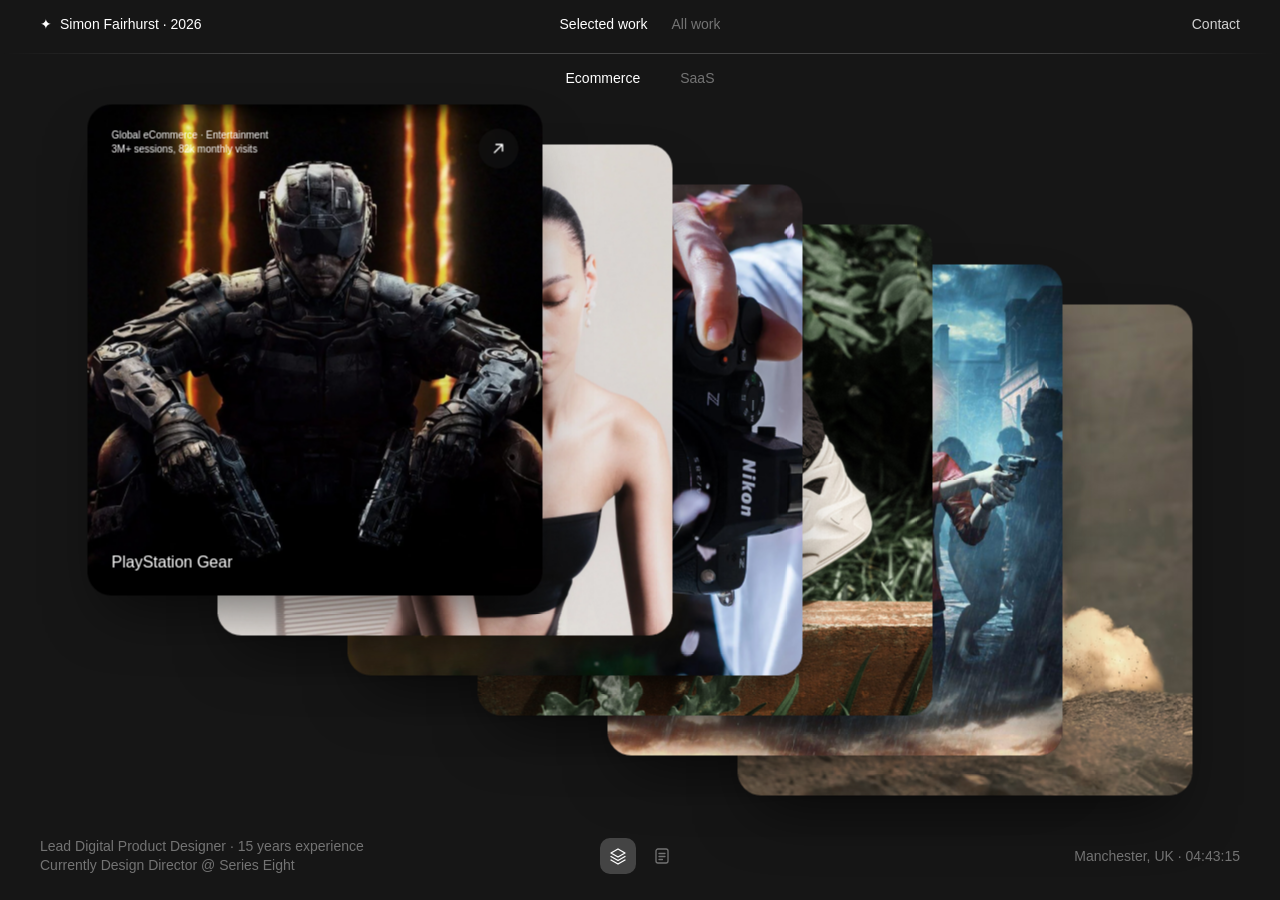
<file: index.html>
<!DOCTYPE html>
<html lang="en">
<head>
  <meta charset="UTF-8">
  <meta name="viewport" content="width=device-width, initial-scale=1.0">
  <title>Simon Fairhurst · Design Director</title>

  <!-- Meta & SEO -->
  <meta name="description" content="Portfolio of Simon Fairhurst — Design Director, 15 years of experience across product design, UX strategy and design systems for PlayStation, Nikon, Triumph and more.">
  <meta name="robots" content="noindex, nofollow">

  <!-- Open Graph -->
  <meta property="og:title" content="Simon Fairhurst · Design Director">
  <meta property="og:description" content="Portfolio of Simon Fairhurst — Design Director, 15 years of experience across product design, UX strategy and design systems for PlayStation, Nikon, Triumph and more.">
  <meta property="og:image" content="assets/og-image.png">
  <meta property="og:url" content="TODO: live page URL, once this is deployed">
  <meta property="og:type" content="website">
  <meta name="twitter:card" content="summary_large_image">

  <!-- Favicon -->
  <link rel="icon" type="image/png" href="assets/favicon-512.png">
  <link rel="icon" type="image/x-icon" href="assets/favicon.ico">
  <link rel="apple-touch-icon" href="assets/apple-touch-icon.png">

  <link rel="stylesheet" href="css/style.css">
</head>
<body>
  <a class="skip-link" href="#main">Skip to content</a>
    <header class="topbar">
    <div class="topbar__left">
      <a class="topbar__brand" href="index.html"><span class="spark">✦</span><span class="topbar__brand-full">Simon Fairhurst · 2026</span><span class="topbar__brand-short">Simon F</span></a>
    </div>
    <div class="topbar__center">
      <nav class="topbar__nav" aria-label="Home sections">
        <button type="button" data-home-nav="selected" aria-current="true">Selected work</button>
        <button type="button" data-home-nav="all">All work</button>
      </nav>
    </div>
    <div class="topbar__right">
      <a class="topbar__contact" href="mailto:simon.d.fairhurst@gmail.com">Contact</a>
    </div>
  </header>

  <nav class="subnav" aria-label="Selected work category" data-view-only="selected">
    <button type="button" data-subnav="ecommerce" aria-current="true">Ecommerce</button>
    <button type="button" data-subnav="saas" aria-current="false">SaaS</button>
  </nav>
  <div class="nav-keyline" aria-hidden="true"></div>

  <main id="main">
    <section class="view" data-view="selected" data-active="true" aria-label="Selected work">
    <div class="stacked-stage" data-display="stacked" data-category-group="ecommerce">
      <div class="stacked-stack" style="--fan-half-x:325.0px; --fan-half-y:100.0px;">
      <a class="card stacked-card is-front" href="case-studies/playstation-gear.html" style="--tx:0px; --ty:0px; --z:6; --index:0; ">
        <img class="card__media" src="assets/cards/playstation-gear.jpg" alt="PlayStation Gear case study cover" loading="lazy">
        <div class="card__overlay-top">
          <span class="card__tag"><span>Global eCommerce · Entertainment</span><span>3M+ sessions, 82k monthly visits</span></span>
          <span class="card__arrow"><svg width="16" height="16" viewBox="0 0 16 16" fill="none" xmlns="http://www.w3.org/2000/svg" aria-hidden="true"><path d="M4 12L12 4M12 4H5.5M12 4V10.5" stroke="currentColor" stroke-width="1.4" stroke-linecap="round" stroke-linejoin="round"/></svg></span>
        </div>
        <span class="card__name">PlayStation Gear</span>
      </a>
      <a class="card stacked-card" href="case-studies/outside-in.html" style="--tx:130px; --ty:40px; --z:5; --index:1; --card-fg:#161616;">
        <img class="card__media" src="assets/cards/outside-in.jpg" alt="Outside-In case study cover" loading="lazy">
        <div class="card__overlay-top">
          <span class="card__tag"><span>eCommerce · D2C Beauty</span><span>+441% gross sales growth</span></span>
          <span class="card__arrow"><svg width="16" height="16" viewBox="0 0 16 16" fill="none" xmlns="http://www.w3.org/2000/svg" aria-hidden="true"><path d="M4 12L12 4M12 4H5.5M12 4V10.5" stroke="currentColor" stroke-width="1.4" stroke-linecap="round" stroke-linejoin="round"/></svg></span>
        </div>
        <span class="card__name">Outside-In</span>
      </a>
      <a class="card stacked-card" href="case-studies/nikon.html" style="--tx:260px; --ty:80px; --z:4; --index:2; ">
        <img class="card__media" src="assets/cards/nikon.jpg" alt="Nikon case study cover" loading="lazy">
        <div class="card__overlay-top">
          <span class="card__tag"><span>Global eCommerce · Enterprise</span><span>36 markets unified</span></span>
          <span class="card__arrow"><svg width="16" height="16" viewBox="0 0 16 16" fill="none" xmlns="http://www.w3.org/2000/svg" aria-hidden="true"><path d="M4 12L12 4M12 4H5.5M12 4V10.5" stroke="currentColor" stroke-width="1.4" stroke-linecap="round" stroke-linejoin="round"/></svg></span>
        </div>
        <span class="card__name">Nikon</span>
      </a>
      <a class="card stacked-card" href="case-studies/notwoways.html" style="--tx:390px; --ty:120px; --z:3; --index:3; ">
        <img class="card__media" src="assets/cards/notwoways.jpg" alt="NoTwoWays case study cover" loading="lazy">
        <div class="card__overlay-top">
          <span class="card__tag"><span>D2C · Fashion Drop</span><span>5,000 pairs sold in 11 minutes</span></span>
          <span class="card__arrow"><svg width="16" height="16" viewBox="0 0 16 16" fill="none" xmlns="http://www.w3.org/2000/svg" aria-hidden="true"><path d="M4 12L12 4M12 4H5.5M12 4V10.5" stroke="currentColor" stroke-width="1.4" stroke-linecap="round" stroke-linejoin="round"/></svg></span>
        </div>
        <span class="card__name">NoTwoWays</span>
      </a>
      <a class="card stacked-card" href="case-studies/steamforged-games.html" style="--tx:520px; --ty:160px; --z:2; --index:4; ">
        <img class="card__media" src="assets/cards/steamforged-games.jpg" alt="Steamforged Games case study cover" loading="lazy">
        <div class="card__overlay-top">
          <span class="card__tag"><span>Global eCommerce · Entertainment</span><span>+261% revenue growth</span></span>
          <span class="card__arrow"><svg width="16" height="16" viewBox="0 0 16 16" fill="none" xmlns="http://www.w3.org/2000/svg" aria-hidden="true"><path d="M4 12L12 4M12 4H5.5M12 4V10.5" stroke="currentColor" stroke-width="1.4" stroke-linecap="round" stroke-linejoin="round"/></svg></span>
        </div>
        <span class="card__name">Steamforged Games</span>
      </a>
      <a class="card stacked-card" href="case-studies/triumph-motorcycles.html" style="--tx:650px; --ty:200px; --z:1; --index:5; ">
        <img class="card__media" src="assets/cards/triumph-motorcycles.jpg" alt="Triumph Motorcycles case study cover" loading="lazy">
        <div class="card__overlay-top">
          <span class="card__tag"><span>D2C · Automotive</span><span>3D configurator, pre-dealer engagement</span></span>
          <span class="card__arrow"><svg width="16" height="16" viewBox="0 0 16 16" fill="none" xmlns="http://www.w3.org/2000/svg" aria-hidden="true"><path d="M4 12L12 4M12 4H5.5M12 4V10.5" stroke="currentColor" stroke-width="1.4" stroke-linecap="round" stroke-linejoin="round"/></svg></span>
        </div>
        <span class="card__name">Triumph Motorcycles</span>
      </a>
      </div>
    </div>
    <div class="stacked-stage" data-display="stacked" data-category-group="saas">
      <div class="stacked-stack" style="--fan-half-x:325.0px; --fan-half-y:100.0px;">
      <a class="card stacked-card is-front" href="case-studies/carv.html" style="--tx:0px; --ty:0px; --z:6; --index:0; --card-fg:#161616;">
        <img class="card__media" src="assets/cards/carv.jpg" alt="Carv case study cover" loading="lazy">
        <div class="card__overlay-top">
          <span class="card__tag"><span>SaaS · Ski Tech</span><span>+9% product page conversion</span></span>
          <span class="card__arrow"><svg width="16" height="16" viewBox="0 0 16 16" fill="none" xmlns="http://www.w3.org/2000/svg" aria-hidden="true"><path d="M4 12L12 4M12 4H5.5M12 4V10.5" stroke="currentColor" stroke-width="1.4" stroke-linecap="round" stroke-linejoin="round"/></svg></span>
        </div>
        <span class="card__name">Carv</span>
      </a>
      <a class="card stacked-card" href="case-studies/mailboard.html" style="--tx:130px; --ty:40px; --z:5; --index:1; --card-fg:#161616;">
        <img class="card__media" src="assets/cards/mailboard.jpg" alt="Mailboard case study cover" loading="lazy">
        <div class="card__overlay-top">
          <span class="card__tag"><span>SaaS · Marketing Tool</span><span>2M+ curated emails · Awwwards Honorable Mention</span></span>
          <span class="card__arrow"><svg width="16" height="16" viewBox="0 0 16 16" fill="none" xmlns="http://www.w3.org/2000/svg" aria-hidden="true"><path d="M4 12L12 4M12 4H5.5M12 4V10.5" stroke="currentColor" stroke-width="1.4" stroke-linecap="round" stroke-linejoin="round"/></svg></span>
        </div>
        <span class="card__name">Mailboard</span>
      </a>
      <a class="card stacked-card" href="case-studies/crunchpos.html" style="--tx:260px; --ty:80px; --z:4; --index:2; ">
        <img class="card__media" src="assets/cards/crunchpos.jpg" alt="CrunchPOS case study cover" loading="lazy">
        <div class="card__overlay-top">
          <span class="card__tag"><span>SaaS · Restaurant POS</span><span>22,000+ restaurants trust the brand</span></span>
          <span class="card__arrow"><svg width="16" height="16" viewBox="0 0 16 16" fill="none" xmlns="http://www.w3.org/2000/svg" aria-hidden="true"><path d="M4 12L12 4M12 4H5.5M12 4V10.5" stroke="currentColor" stroke-width="1.4" stroke-linecap="round" stroke-linejoin="round"/></svg></span>
        </div>
        <span class="card__name">CrunchPOS</span>
      </a>
      <a class="card stacked-card" href="case-studies/splitmetrics.html" style="--tx:390px; --ty:120px; --z:3; --index:3; ">
        <img class="card__media" src="assets/cards/splitmetrics.jpg" alt="SplitMetrics case study cover" loading="lazy">
        <div class="card__overlay-top">
          <span class="card__tag"><span>SaaS · B2B Growth Platform</span><span>6 IA restructures, built for scale</span></span>
          <span class="card__arrow"><svg width="16" height="16" viewBox="0 0 16 16" fill="none" xmlns="http://www.w3.org/2000/svg" aria-hidden="true"><path d="M4 12L12 4M12 4H5.5M12 4V10.5" stroke="currentColor" stroke-width="1.4" stroke-linecap="round" stroke-linejoin="round"/></svg></span>
        </div>
        <span class="card__name">SplitMetrics</span>
      </a>
      <a class="card stacked-card" href="case-studies/pearson-pte.html" style="--tx:520px; --ty:160px; --z:2; --index:4; ">
        <img class="card__media" src="assets/cards/pearson-pte.jpg" alt="Pearson PTE case study cover" loading="lazy">
        <div class="card__overlay-top">
          <span class="card__tag"><span>SaaS · EdTech</span><span>23 legacy templates unified into one system</span></span>
          <span class="card__arrow"><svg width="16" height="16" viewBox="0 0 16 16" fill="none" xmlns="http://www.w3.org/2000/svg" aria-hidden="true"><path d="M4 12L12 4M12 4H5.5M12 4V10.5" stroke="currentColor" stroke-width="1.4" stroke-linecap="round" stroke-linejoin="round"/></svg></span>
        </div>
        <span class="card__name">Pearson PTE</span>
      </a>
      <a class="card stacked-card" href="case-studies/stash-finance.html" style="--tx:650px; --ty:200px; --z:1; --index:5; ">
        <img class="card__media" src="assets/cards/stash-finance.jpg" alt="Stash Finance case study cover" loading="lazy">
        <div class="card__overlay-top">
          <span class="card__tag"><span>SaaS · Fintech</span><span>+40% increase in action intent</span></span>
          <span class="card__arrow"><svg width="16" height="16" viewBox="0 0 16 16" fill="none" xmlns="http://www.w3.org/2000/svg" aria-hidden="true"><path d="M4 12L12 4M12 4H5.5M12 4V10.5" stroke="currentColor" stroke-width="1.4" stroke-linecap="round" stroke-linejoin="round"/></svg></span>
        </div>
        <span class="card__name">Stash Finance</span>
      </a>
      </div>
    </div>
    <div class="swipe-stage" data-display="swipe" data-category-group="ecommerce">
      <button type="button" class="swipe-chevron swipe-chevron--prev" aria-label="Previous project"><svg width="18" height="18" viewBox="0 0 18 18" fill="none" xmlns="http://www.w3.org/2000/svg" aria-hidden="true"><path d="M11 3.5L5.5 9L11 14.5" stroke="currentColor" stroke-width="1.4" stroke-linecap="round" stroke-linejoin="round"/></svg></button>
      <div class="swipe-deck" data-swipe-group>
        <div class="swipe-card-wrap" style="">
          <img class="card swipe-card" src="assets/cards/playstation-gear.jpg" alt="PlayStation Gear case study cover" loading="lazy">
          <div class="card__overlay-top">
            <span class="card__tag"><span>Global eCommerce · Entertainment</span><span>3M+ sessions, 82k monthly visits</span></span>
          </div>
          <span class="card__name">PlayStation Gear</span>
          <a class="swipe-cta" href="case-studies/playstation-gear.html"><span class="swipe-cta__full">Read case study</span><span class="swipe-cta__short">Read</span> <svg width="16" height="16" viewBox="0 0 16 16" fill="none" xmlns="http://www.w3.org/2000/svg" aria-hidden="true"><path d="M4 12L12 4M12 4H5.5M12 4V10.5" stroke="currentColor" stroke-width="1.4" stroke-linecap="round" stroke-linejoin="round"/></svg></a>
        </div>
        <div class="swipe-card-wrap" style="--card-fg:#161616;">
          <img class="card swipe-card" src="assets/cards/outside-in.jpg" alt="Outside-In case study cover" loading="lazy">
          <div class="card__overlay-top">
            <span class="card__tag"><span>eCommerce · D2C Beauty</span><span>+441% gross sales growth</span></span>
          </div>
          <span class="card__name">Outside-In</span>
          <a class="swipe-cta" href="case-studies/outside-in.html"><span class="swipe-cta__full">Read case study</span><span class="swipe-cta__short">Read</span> <svg width="16" height="16" viewBox="0 0 16 16" fill="none" xmlns="http://www.w3.org/2000/svg" aria-hidden="true"><path d="M4 12L12 4M12 4H5.5M12 4V10.5" stroke="currentColor" stroke-width="1.4" stroke-linecap="round" stroke-linejoin="round"/></svg></a>
        </div>
        <div class="swipe-card-wrap" style="">
          <img class="card swipe-card" src="assets/cards/nikon.jpg" alt="Nikon case study cover" loading="lazy">
          <div class="card__overlay-top">
            <span class="card__tag"><span>Global eCommerce · Enterprise</span><span>36 markets unified</span></span>
          </div>
          <span class="card__name">Nikon</span>
          <a class="swipe-cta" href="case-studies/nikon.html"><span class="swipe-cta__full">Read case study</span><span class="swipe-cta__short">Read</span> <svg width="16" height="16" viewBox="0 0 16 16" fill="none" xmlns="http://www.w3.org/2000/svg" aria-hidden="true"><path d="M4 12L12 4M12 4H5.5M12 4V10.5" stroke="currentColor" stroke-width="1.4" stroke-linecap="round" stroke-linejoin="round"/></svg></a>
        </div>
        <div class="swipe-card-wrap" style="">
          <img class="card swipe-card" src="assets/cards/notwoways.jpg" alt="NoTwoWays case study cover" loading="lazy">
          <div class="card__overlay-top">
            <span class="card__tag"><span>D2C · Fashion Drop</span><span>5,000 pairs sold in 11 minutes</span></span>
          </div>
          <span class="card__name">NoTwoWays</span>
          <a class="swipe-cta" href="case-studies/notwoways.html"><span class="swipe-cta__full">Read case study</span><span class="swipe-cta__short">Read</span> <svg width="16" height="16" viewBox="0 0 16 16" fill="none" xmlns="http://www.w3.org/2000/svg" aria-hidden="true"><path d="M4 12L12 4M12 4H5.5M12 4V10.5" stroke="currentColor" stroke-width="1.4" stroke-linecap="round" stroke-linejoin="round"/></svg></a>
        </div>
        <div class="swipe-card-wrap" style="">
          <img class="card swipe-card" src="assets/cards/steamforged-games.jpg" alt="Steamforged Games case study cover" loading="lazy">
          <div class="card__overlay-top">
            <span class="card__tag"><span>Global eCommerce · Entertainment</span><span>+261% revenue growth</span></span>
          </div>
          <span class="card__name">Steamforged Games</span>
          <a class="swipe-cta" href="case-studies/steamforged-games.html"><span class="swipe-cta__full">Read case study</span><span class="swipe-cta__short">Read</span> <svg width="16" height="16" viewBox="0 0 16 16" fill="none" xmlns="http://www.w3.org/2000/svg" aria-hidden="true"><path d="M4 12L12 4M12 4H5.5M12 4V10.5" stroke="currentColor" stroke-width="1.4" stroke-linecap="round" stroke-linejoin="round"/></svg></a>
        </div>
        <div class="swipe-card-wrap" style="">
          <img class="card swipe-card" src="assets/cards/triumph-motorcycles.jpg" alt="Triumph Motorcycles case study cover" loading="lazy">
          <div class="card__overlay-top">
            <span class="card__tag"><span>D2C · Automotive</span><span>3D configurator, pre-dealer engagement</span></span>
          </div>
          <span class="card__name">Triumph Motorcycles</span>
          <a class="swipe-cta" href="case-studies/triumph-motorcycles.html"><span class="swipe-cta__full">Read case study</span><span class="swipe-cta__short">Read</span> <svg width="16" height="16" viewBox="0 0 16 16" fill="none" xmlns="http://www.w3.org/2000/svg" aria-hidden="true"><path d="M4 12L12 4M12 4H5.5M12 4V10.5" stroke="currentColor" stroke-width="1.4" stroke-linecap="round" stroke-linejoin="round"/></svg></a>
        </div>
      </div>
      <button type="button" class="swipe-chevron swipe-chevron--next" aria-label="Next project"><svg width="18" height="18" viewBox="0 0 18 18" fill="none" xmlns="http://www.w3.org/2000/svg" aria-hidden="true"><path d="M7 3.5L12.5 9L7 14.5" stroke="currentColor" stroke-width="1.4" stroke-linecap="round" stroke-linejoin="round"/></svg></button>
    </div>
    <div class="swipe-stage" data-display="swipe" data-category-group="saas">
      <button type="button" class="swipe-chevron swipe-chevron--prev" aria-label="Previous project"><svg width="18" height="18" viewBox="0 0 18 18" fill="none" xmlns="http://www.w3.org/2000/svg" aria-hidden="true"><path d="M11 3.5L5.5 9L11 14.5" stroke="currentColor" stroke-width="1.4" stroke-linecap="round" stroke-linejoin="round"/></svg></button>
      <div class="swipe-deck" data-swipe-group>
        <div class="swipe-card-wrap" style="--card-fg:#161616;">
          <img class="card swipe-card" src="assets/cards/carv.jpg" alt="Carv case study cover" loading="lazy">
          <div class="card__overlay-top">
            <span class="card__tag"><span>SaaS · Ski Tech</span><span>+9% product page conversion</span></span>
          </div>
          <span class="card__name">Carv</span>
          <a class="swipe-cta" href="case-studies/carv.html"><span class="swipe-cta__full">Read case study</span><span class="swipe-cta__short">Read</span> <svg width="16" height="16" viewBox="0 0 16 16" fill="none" xmlns="http://www.w3.org/2000/svg" aria-hidden="true"><path d="M4 12L12 4M12 4H5.5M12 4V10.5" stroke="currentColor" stroke-width="1.4" stroke-linecap="round" stroke-linejoin="round"/></svg></a>
        </div>
        <div class="swipe-card-wrap" style="--card-fg:#161616;">
          <img class="card swipe-card" src="assets/cards/mailboard.jpg" alt="Mailboard case study cover" loading="lazy">
          <div class="card__overlay-top">
            <span class="card__tag"><span>SaaS · Marketing Tool</span><span>2M+ curated emails · Awwwards Honorable Mention</span></span>
          </div>
          <span class="card__name">Mailboard</span>
          <a class="swipe-cta" href="case-studies/mailboard.html"><span class="swipe-cta__full">Read case study</span><span class="swipe-cta__short">Read</span> <svg width="16" height="16" viewBox="0 0 16 16" fill="none" xmlns="http://www.w3.org/2000/svg" aria-hidden="true"><path d="M4 12L12 4M12 4H5.5M12 4V10.5" stroke="currentColor" stroke-width="1.4" stroke-linecap="round" stroke-linejoin="round"/></svg></a>
        </div>
        <div class="swipe-card-wrap" style="">
          <img class="card swipe-card" src="assets/cards/crunchpos.jpg" alt="CrunchPOS case study cover" loading="lazy">
          <div class="card__overlay-top">
            <span class="card__tag"><span>SaaS · Restaurant POS</span><span>22,000+ restaurants trust the brand</span></span>
          </div>
          <span class="card__name">CrunchPOS</span>
          <a class="swipe-cta" href="case-studies/crunchpos.html"><span class="swipe-cta__full">Read case study</span><span class="swipe-cta__short">Read</span> <svg width="16" height="16" viewBox="0 0 16 16" fill="none" xmlns="http://www.w3.org/2000/svg" aria-hidden="true"><path d="M4 12L12 4M12 4H5.5M12 4V10.5" stroke="currentColor" stroke-width="1.4" stroke-linecap="round" stroke-linejoin="round"/></svg></a>
        </div>
        <div class="swipe-card-wrap" style="">
          <img class="card swipe-card" src="assets/cards/splitmetrics.jpg" alt="SplitMetrics case study cover" loading="lazy">
          <div class="card__overlay-top">
            <span class="card__tag"><span>SaaS · B2B Growth Platform</span><span>6 IA restructures, built for scale</span></span>
          </div>
          <span class="card__name">SplitMetrics</span>
          <a class="swipe-cta" href="case-studies/splitmetrics.html"><span class="swipe-cta__full">Read case study</span><span class="swipe-cta__short">Read</span> <svg width="16" height="16" viewBox="0 0 16 16" fill="none" xmlns="http://www.w3.org/2000/svg" aria-hidden="true"><path d="M4 12L12 4M12 4H5.5M12 4V10.5" stroke="currentColor" stroke-width="1.4" stroke-linecap="round" stroke-linejoin="round"/></svg></a>
        </div>
        <div class="swipe-card-wrap" style="">
          <img class="card swipe-card" src="assets/cards/pearson-pte.jpg" alt="Pearson PTE case study cover" loading="lazy">
          <div class="card__overlay-top">
            <span class="card__tag"><span>SaaS · EdTech</span><span>23 legacy templates unified into one system</span></span>
          </div>
          <span class="card__name">Pearson PTE</span>
          <a class="swipe-cta" href="case-studies/pearson-pte.html"><span class="swipe-cta__full">Read case study</span><span class="swipe-cta__short">Read</span> <svg width="16" height="16" viewBox="0 0 16 16" fill="none" xmlns="http://www.w3.org/2000/svg" aria-hidden="true"><path d="M4 12L12 4M12 4H5.5M12 4V10.5" stroke="currentColor" stroke-width="1.4" stroke-linecap="round" stroke-linejoin="round"/></svg></a>
        </div>
        <div class="swipe-card-wrap" style="">
          <img class="card swipe-card" src="assets/cards/stash-finance.jpg" alt="Stash Finance case study cover" loading="lazy">
          <div class="card__overlay-top">
            <span class="card__tag"><span>SaaS · Fintech</span><span>+40% increase in action intent</span></span>
          </div>
          <span class="card__name">Stash Finance</span>
          <a class="swipe-cta" href="case-studies/stash-finance.html"><span class="swipe-cta__full">Read case study</span><span class="swipe-cta__short">Read</span> <svg width="16" height="16" viewBox="0 0 16 16" fill="none" xmlns="http://www.w3.org/2000/svg" aria-hidden="true"><path d="M4 12L12 4M12 4H5.5M12 4V10.5" stroke="currentColor" stroke-width="1.4" stroke-linecap="round" stroke-linejoin="round"/></svg></a>
        </div>
      </div>
      <button type="button" class="swipe-chevron swipe-chevron--next" aria-label="Next project"><svg width="18" height="18" viewBox="0 0 18 18" fill="none" xmlns="http://www.w3.org/2000/svg" aria-hidden="true"><path d="M7 3.5L12.5 9L7 14.5" stroke="currentColor" stroke-width="1.4" stroke-linecap="round" stroke-linejoin="round"/></svg></button>
    </div>
    </section>

    <section class="view" data-view="all" data-active="false" aria-label="All work">
      <div class="allwork">
        <div class="allwork__controls">
          <div class="filterrow">
            <span class="filterrow__label">Type</span>
            <div class="filterrow__options" role="group" aria-label="Filter by type">
              <button type="button" data-filter="all" aria-pressed="true">All</button>
              <button type="button" data-filter="ecommerce" aria-pressed="false">Ecommerce</button>
              <button type="button" data-filter="saas" aria-pressed="false">SaaS</button>
              <button type="button" data-filter="b2b" aria-pressed="false">B2B</button>
            </div>
          </div>
          <div class="filterrow">
            <span class="filterrow__label">Sort</span>
            <div class="filterrow__options" role="group" aria-label="Sort order">
              <button type="button" data-sort="recent" aria-pressed="true">Most recent</button>
              <button type="button" data-sort="impact" aria-pressed="false">Impact</button>
            </div>
          </div>
        </div>
        <div class="allwork__grid">
    <a class="card gridcard" href="case-studies/playstation-gear.html" data-project-type="ecommerce" style="">
      <img class="card__media" src="assets/cards/playstation-gear.jpg" alt="PlayStation Gear case study cover" loading="lazy">
      <div class="card__overlay-top">
        <span class="card__tag"><span>Global eCommerce · Entertainment</span><span>3M+ sessions, 82k monthly visits</span></span>
      </div>
      <span class="card__name">PlayStation Gear</span>
    </a>
    <a class="card gridcard" href="case-studies/outside-in.html" data-project-type="ecommerce" style="--card-fg:#161616;">
      <img class="card__media" src="assets/cards/outside-in.jpg" alt="Outside-In case study cover" loading="lazy">
      <div class="card__overlay-top">
        <span class="card__tag"><span>eCommerce · D2C Beauty</span><span>+441% gross sales growth</span></span>
      </div>
      <span class="card__name">Outside-In</span>
    </a>
    <a class="card gridcard" href="case-studies/nikon.html" data-project-type="ecommerce" style="">
      <img class="card__media" src="assets/cards/nikon.jpg" alt="Nikon case study cover" loading="lazy">
      <div class="card__overlay-top">
        <span class="card__tag"><span>Global eCommerce · Enterprise</span><span>36 markets unified</span></span>
      </div>
      <span class="card__name">Nikon</span>
    </a>
    <a class="card gridcard" href="case-studies/notwoways.html" data-project-type="ecommerce" style="">
      <img class="card__media" src="assets/cards/notwoways.jpg" alt="NoTwoWays case study cover" loading="lazy">
      <div class="card__overlay-top">
        <span class="card__tag"><span>D2C · Fashion Drop</span><span>5,000 pairs sold in 11 minutes</span></span>
      </div>
      <span class="card__name">NoTwoWays</span>
    </a>
    <a class="card gridcard" href="case-studies/steamforged-games.html" data-project-type="ecommerce" style="">
      <img class="card__media" src="assets/cards/steamforged-games.jpg" alt="Steamforged Games case study cover" loading="lazy">
      <div class="card__overlay-top">
        <span class="card__tag"><span>Global eCommerce · Entertainment</span><span>+261% revenue growth</span></span>
      </div>
      <span class="card__name">Steamforged Games</span>
    </a>
    <a class="card gridcard" href="case-studies/triumph-motorcycles.html" data-project-type="ecommerce" style="">
      <img class="card__media" src="assets/cards/triumph-motorcycles.jpg" alt="Triumph Motorcycles case study cover" loading="lazy">
      <div class="card__overlay-top">
        <span class="card__tag"><span>D2C · Automotive</span><span>3D configurator, pre-dealer engagement</span></span>
      </div>
      <span class="card__name">Triumph Motorcycles</span>
    </a>
    <a class="card gridcard gridcard--placeholder" href="https://www.destinology.co.uk/" target="_blank" rel="noopener" data-project-type="ecommerce" title="Case study coming soon — links to the live site for now">
      <img class="card__media" src="assets/cards/destinology-travel.jpg" alt="Destinology" loading="lazy">
      <div class="card__overlay-top">
        <span class="card__tag"><span>Travel booking website</span></span>
      </div>
      <span class="card__name">Destinology</span>
    </a>
    <a class="card gridcard gridcard--placeholder" href="https://www.londonmarathonevents.co.uk/" target="_blank" rel="noopener" data-project-type="ecommerce" title="Case study coming soon — links to the live site for now">
      <img class="card__media" src="assets/cards/virgin-money-marathon.jpg" alt="Virgin Money London Marathon" loading="lazy">
      <div class="card__overlay-top">
        <span class="card__tag"><span>Event booking website</span></span>
      </div>
      <span class="card__name">Virgin Money London Marathon</span>
    </a>
    <a class="card gridcard" href="case-studies/stash-finance.html" data-project-type="saas" style="">
      <img class="card__media" src="assets/cards/stash-finance.jpg" alt="Stash Finance case study cover" loading="lazy">
      <div class="card__overlay-top">
        <span class="card__tag"><span>SaaS · Fintech</span><span>+40% increase in action intent</span></span>
      </div>
      <span class="card__name">Stash Finance</span>
    </a>
    <a class="card gridcard gridcard--placeholder" href="https://smilemakerscollection.com/" target="_blank" rel="noopener" data-project-type="ecommerce" title="Case study coming soon — links to the live site for now">
      <img class="card__media" src="assets/cards/smilemakers.jpg" alt="SmileMakers" loading="lazy">
      <div class="card__overlay-top">
        <span class="card__tag"><span>Adult product ecommerce</span></span>
      </div>
      <span class="card__name">SmileMakers</span>
    </a>
    <a class="card gridcard gridcard--placeholder" href="https://mgg.ski/" target="_blank" rel="noopener" data-project-type="ecommerce" title="Case study coming soon — links to the live site for now">
      <img class="card__media" src="assets/cards/mgg.jpg" alt="MGG" loading="lazy">
      <div class="card__overlay-top">
        <span class="card__tag"><span>Fashion ecommerce</span></span>
      </div>
      <span class="card__name">MGG</span>
    </a>
    <a class="card gridcard" href="case-studies/carv.html" data-project-type="saas" style="--card-fg:#161616;">
      <img class="card__media" src="assets/cards/carv.jpg" alt="Carv case study cover" loading="lazy">
      <div class="card__overlay-top">
        <span class="card__tag"><span>SaaS · Ski Tech</span><span>+9% product page conversion</span></span>
      </div>
      <span class="card__name">Carv</span>
    </a>
    <a class="card gridcard gridcard--placeholder" href="https://www.redbull.com/gb-en/tags/air-racing" target="_blank" rel="noopener" data-project-type="ecommerce" title="Case study coming soon — links to the live site for now">
      <img class="card__media" src="assets/cards/redbull-air-race.jpg" alt="RedBull Air Race" loading="lazy">
      <div class="card__overlay-top">
        <span class="card__tag"><span>Event booking website</span></span>
      </div>
      <span class="card__name">RedBull Air Race</span>
    </a>
    <a class="card gridcard gridcard--placeholder" href="https://www.ascot.com/" target="_blank" rel="noopener" data-project-type="ecommerce" title="Case study coming soon — links to the live site for now">
      <img class="card__media" src="assets/cards/ascot-racecourse.jpg" alt="Ascot Racecourse" loading="lazy">
      <div class="card__overlay-top">
        <span class="card__tag"><span>Event booking website</span></span>
      </div>
      <span class="card__name">Ascot Racecourse</span>
    </a>
    <a class="card gridcard gridcard--placeholder" href="https://www.ascot.com/royal-ascot" target="_blank" rel="noopener" data-project-type="ecommerce" title="Case study coming soon — links to the live site for now">
      <img class="card__media" src="assets/cards/royal-ascot.jpg" alt="Royal Ascot" loading="lazy">
      <div class="card__overlay-top">
        <span class="card__tag"><span>Event booking, day planner, experience</span></span>
      </div>
      <span class="card__name">Royal Ascot</span>
    </a>
    <a class="card gridcard gridcard--placeholder" href="https://www.jonite.com/" target="_blank" rel="noopener" data-project-type="b2b" title="Case study coming soon — links to the live site for now">
      <img class="card__media" src="assets/cards/jonite.jpg" alt="Jonite" loading="lazy">
      <div class="card__overlay-top">
        <span class="card__tag"><span>B2B architectural products</span></span>
      </div>
      <span class="card__name">Jonite</span>
    </a>
    <a class="card gridcard gridcard--placeholder" href="https://drivedimo.com/" target="_blank" rel="noopener" data-project-type="saas" title="Case study coming soon — links to the live site for now">
      <img class="card__media" src="assets/cards/dimo.jpg" alt="Dimo" loading="lazy">
      <div class="card__overlay-top">
        <span class="card__tag"><span>SaaS product website</span></span>
      </div>
      <span class="card__name">Dimo</span>
    </a>
    <a class="card gridcard gridcard--placeholder" href="https://www.florencebymills.com/" target="_blank" rel="noopener" data-project-type="ecommerce" title="Case study coming soon — links to the live site for now">
      <img class="card__media" src="assets/cards/florence-by-mills.jpg" alt="Florence by Mills Coffee" loading="lazy">
      <div class="card__overlay-top">
        <span class="card__tag"><span>Ecommerce for coffee</span></span>
      </div>
      <span class="card__name">Florence by Mills Coffee</span>
    </a>
    <a class="card gridcard gridcard--placeholder" href="https://holidailybrewing.com/" target="_blank" rel="noopener" data-project-type="ecommerce" title="Case study coming soon — links to the live site for now">
      <img class="card__media" src="assets/cards/holidaily-brewery.jpg" alt="Holidaily Brewery" loading="lazy">
      <div class="card__overlay-top">
        <span class="card__tag"><span>Booking, venue website and ecommerce</span></span>
      </div>
      <span class="card__name">Holidaily Brewery</span>
    </a>
    <a class="card gridcard gridcard--placeholder" href="https://cowboy.com/" target="_blank" rel="noopener" data-project-type="ecommerce" title="Case study coming soon — links to the live site for now">
      <img class="card__media" src="assets/cards/cowboy-bikes.jpg" alt="Cowboy Bikes" loading="lazy">
      <div class="card__overlay-top">
        <span class="card__tag"><span>Bike ecommerce</span></span>
      </div>
      <span class="card__name">Cowboy Bikes</span>
    </a>
    <a class="card gridcard gridcard--placeholder" href="https://fiaformulae.com/en" target="_blank" rel="noopener" data-project-type="saas" title="Case study coming soon — links to the live site for now">
      <img class="card__media" src="assets/cards/formula-e.jpg" alt="Formula E" loading="lazy">
      <div class="card__overlay-top">
        <span class="card__tag"><span>SaaS product design</span></span>
      </div>
      <span class="card__name">Formula E</span>
    </a>
    <a class="card gridcard gridcard--placeholder" href="https://www.o2.co.uk/" target="_blank" rel="noopener" data-project-type="b2b" title="Case study coming soon — links to the live site for now">
      <img class="card__media" src="assets/cards/o2-star-trader.jpg" alt="O2 Star Trader" loading="lazy">
      <div class="card__overlay-top">
        <span class="card__tag"><span>B2B website and portal design</span></span>
      </div>
      <span class="card__name">O2 Star Trader</span>
    </a>
    <div class="card gridcard gridcard--placeholder" data-project-type="ecommerce" title="Case study coming soon">
      <img class="card__media" src="assets/cards/co-op-paws-think.jpg" alt="Co-Op Paws & Think" loading="lazy">
      <div class="card__overlay-top">
        <span class="card__tag"><span>Product app design</span></span>
      </div>
      <span class="card__name">Co-Op Paws & Think</span>
    </div>
    <a class="card gridcard gridcard--placeholder" href="https://www.outplay.com/" target="_blank" rel="noopener" data-project-type="saas" title="Case study coming soon — links to the live site for now">
      <img class="card__media" src="assets/cards/outplay-entertainment.jpg" alt="Outplay Entertainment" loading="lazy">
      <div class="card__overlay-top">
        <span class="card__tag"><span>Mobile app portfolio website</span></span>
      </div>
      <span class="card__name">Outplay Entertainment</span>
    </a>
    <div class="card gridcard gridcard--placeholder" data-project-type="ecommerce" title="Case study coming soon">
      <img class="card__media" src="assets/cards/watadventures.jpg" alt="WatAdventures" loading="lazy">
      <div class="card__overlay-top">
        <span class="card__tag"><span>SaaS and ecommerce for children's books</span></span>
      </div>
      <span class="card__name">WatAdventures</span>
    </div>
    <div class="card gridcard gridcard--placeholder" data-project-type="ecommerce" title="Case study coming soon">
      <img class="card__media" src="assets/cards/liverpool-fc.jpg" alt="Liverpool FC" loading="lazy">
      <div class="card__overlay-top">
        <span class="card__tag"><span>Anniversary marketing web app</span></span>
      </div>
      <span class="card__name">Liverpool FC</span>
    </div>
    <a class="card gridcard" href="case-studies/pearson-pte.html" data-project-type="saas" style="">
      <img class="card__media" src="assets/cards/pearson-pte.jpg" alt="Pearson PTE case study cover" loading="lazy">
      <div class="card__overlay-top">
        <span class="card__tag"><span>SaaS · EdTech</span><span>23 legacy templates unified into one system</span></span>
      </div>
      <span class="card__name">Pearson PTE</span>
    </a>
    <a class="card gridcard" href="case-studies/splitmetrics.html" data-project-type="saas" style="">
      <img class="card__media" src="assets/cards/splitmetrics.jpg" alt="SplitMetrics case study cover" loading="lazy">
      <div class="card__overlay-top">
        <span class="card__tag"><span>SaaS · B2B Growth Platform</span><span>6 IA restructures, built for scale</span></span>
      </div>
      <span class="card__name">SplitMetrics</span>
    </a>
    <a class="card gridcard" href="case-studies/crunchpos.html" data-project-type="saas" style="">
      <img class="card__media" src="assets/cards/crunchpos.jpg" alt="CrunchPOS case study cover" loading="lazy">
      <div class="card__overlay-top">
        <span class="card__tag"><span>SaaS · Restaurant POS</span><span>22,000+ restaurants trust the brand</span></span>
      </div>
      <span class="card__name">CrunchPOS</span>
    </a>
    <a class="card gridcard" href="case-studies/mailboard.html" data-project-type="saas" style="--card-fg:#161616;">
      <img class="card__media" src="assets/cards/mailboard.jpg" alt="Mailboard case study cover" loading="lazy">
      <div class="card__overlay-top">
        <span class="card__tag"><span>SaaS · Marketing Tool</span><span>2M+ curated emails · Awwwards Honorable Mention</span></span>
      </div>
      <span class="card__name">Mailboard</span>
    </a>
        </div>
        <p class="allwork__empty" style="display:none;">No projects in this category yet.</p>
      </div>
    </section>
  </main>

    <footer class="bottombar">
    <div class="bottombar__left">
      <p class="bottombar__meta">Lead Digital Product Designer · 15 years experience<br>Currently Design Director @ Series Eight</p>
    </div>
    <div class="bottombar__center">
      <div class="bottombar__toggle" role="group" aria-label="Display mode">
        <button type="button" data-display-toggle="stacked" aria-pressed="true" aria-label="Stacked view"><svg width="18" height="18" viewBox="0 0 18 18" fill="none" xmlns="http://www.w3.org/2000/svg" aria-hidden="true"><path d="M9 2L16 6L9 10L2 6L9 2Z" stroke="currentColor" stroke-width="1.3" stroke-linejoin="round"/><path d="M2 9.5L9 13.5L16 9.5" stroke="currentColor" stroke-width="1.3" stroke-linecap="round" stroke-linejoin="round"/><path d="M2 13L9 17L16 13" stroke="currentColor" stroke-width="1.3" stroke-linecap="round" stroke-linejoin="round"/></svg></button>
        <button type="button" data-display-toggle="swipe" aria-pressed="false" aria-label="Swipe view"><svg width="18" height="18" viewBox="0 0 18 18" fill="none" xmlns="http://www.w3.org/2000/svg" aria-hidden="true"><rect x="3" y="2" width="12" height="14" rx="2" stroke="currentColor" stroke-width="1.3"/><path d="M6 6.5H12M6 9.5H12M6 12.5H9.5" stroke="currentColor" stroke-width="1.3" stroke-linecap="round"/></svg></button>
      </div>
    </div>
    <div class="bottombar__right">
      <p class="bottombar__clock" data-clock>Manchester, UK · 00:00:00</p>
    </div>
  </footer>

  <script src="js/main.js"></script>
</body>
</html>
</file>
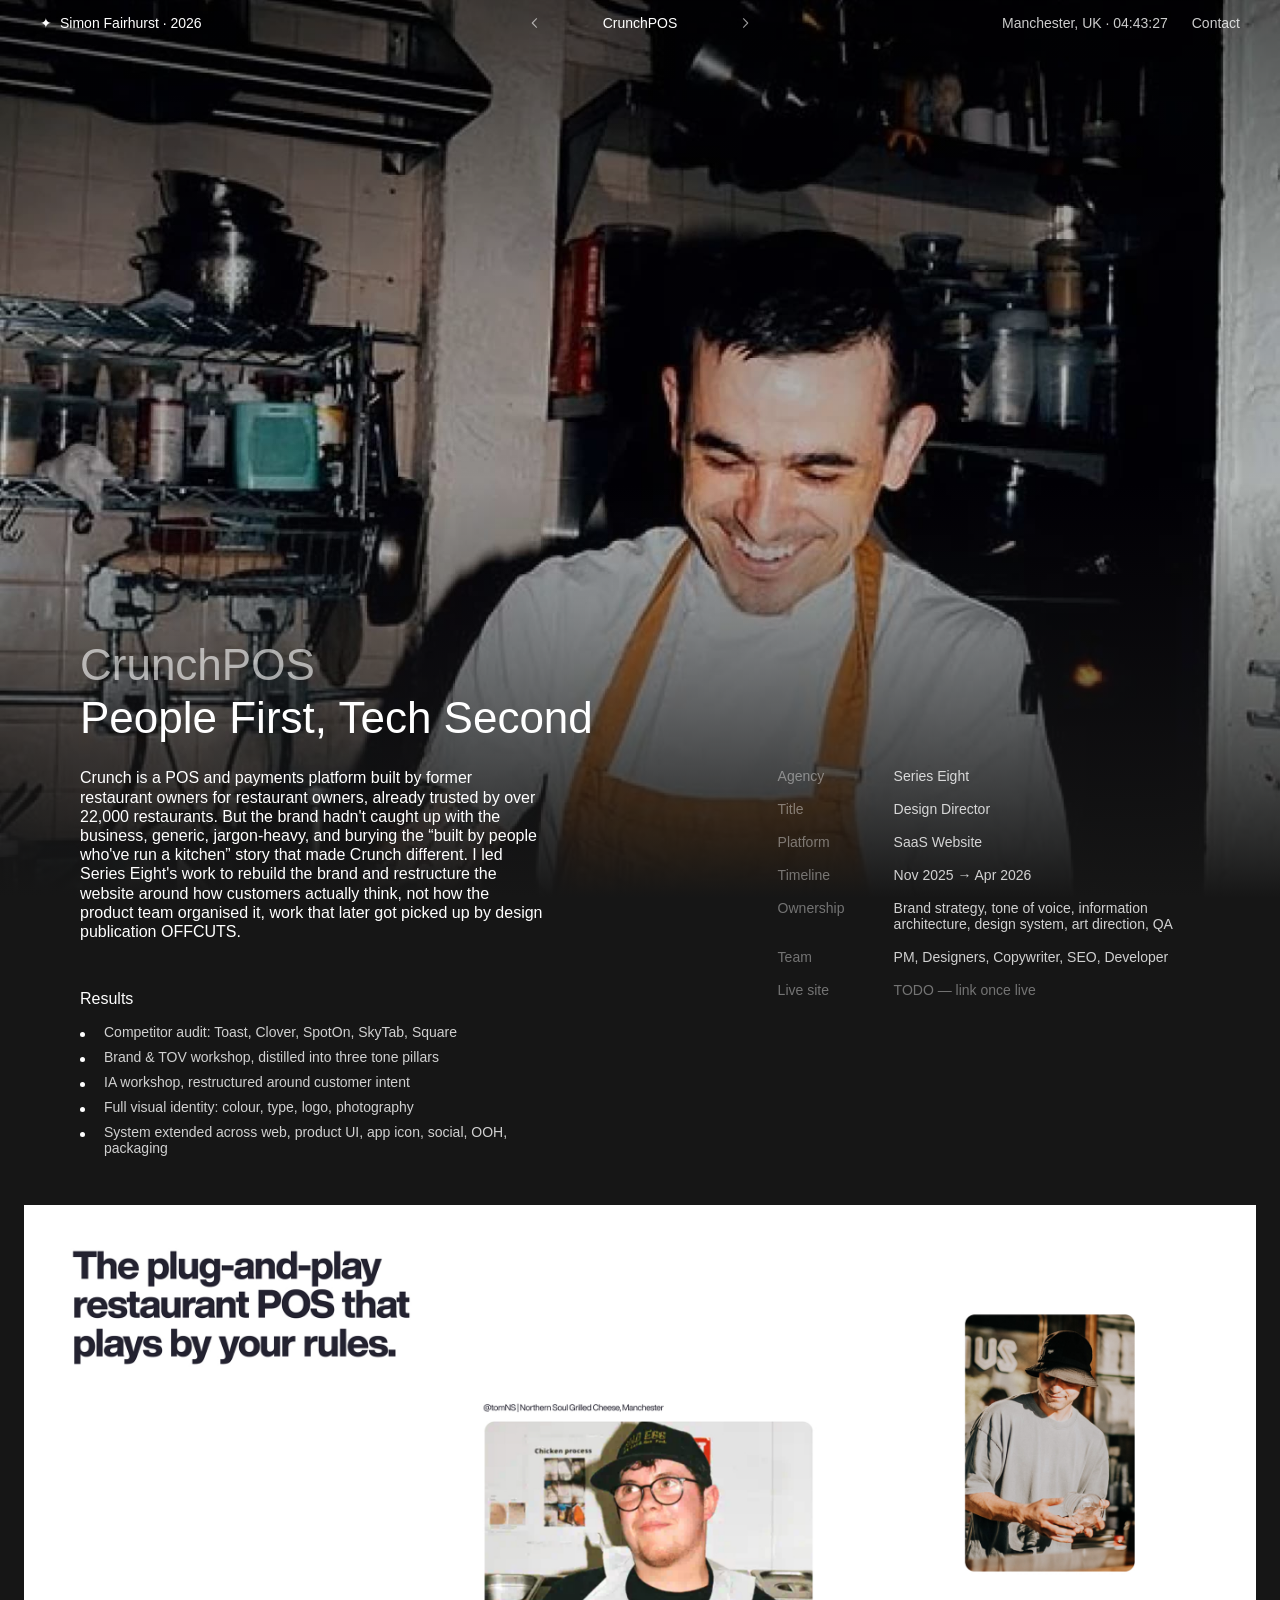
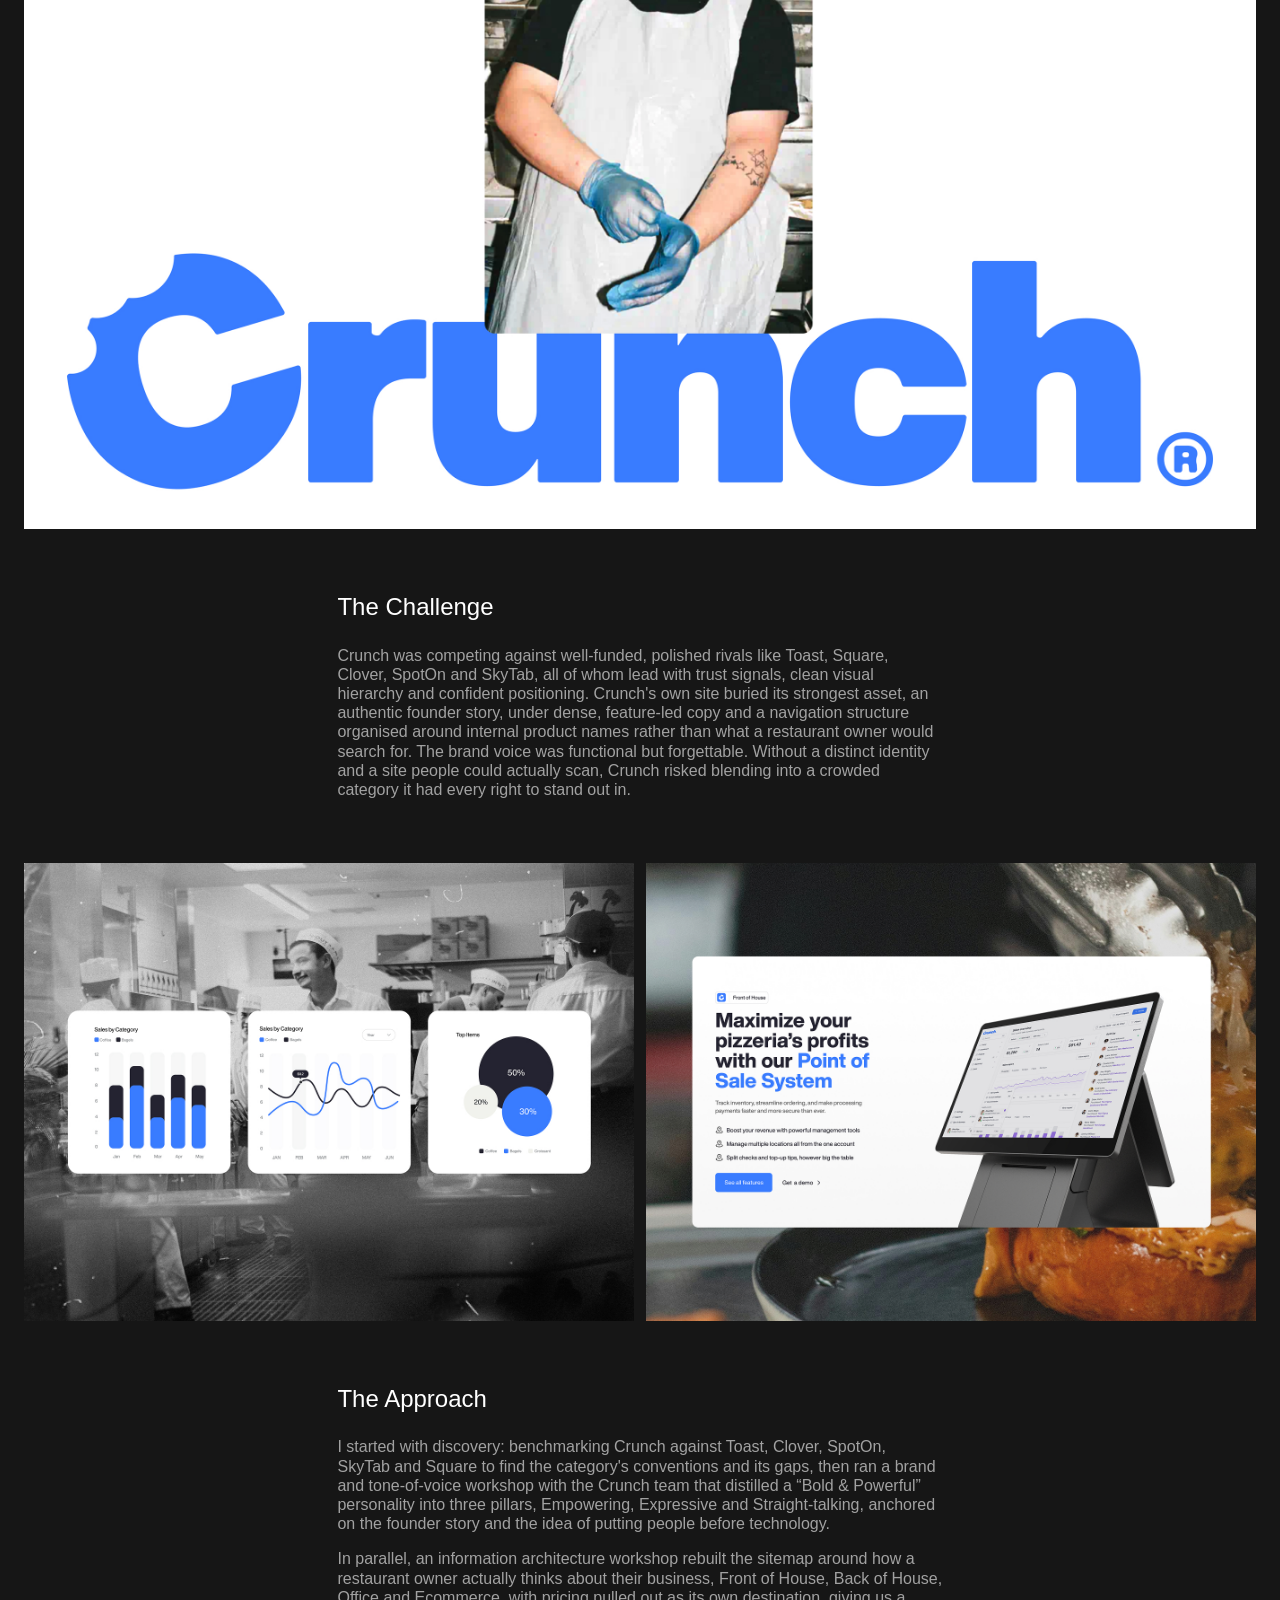
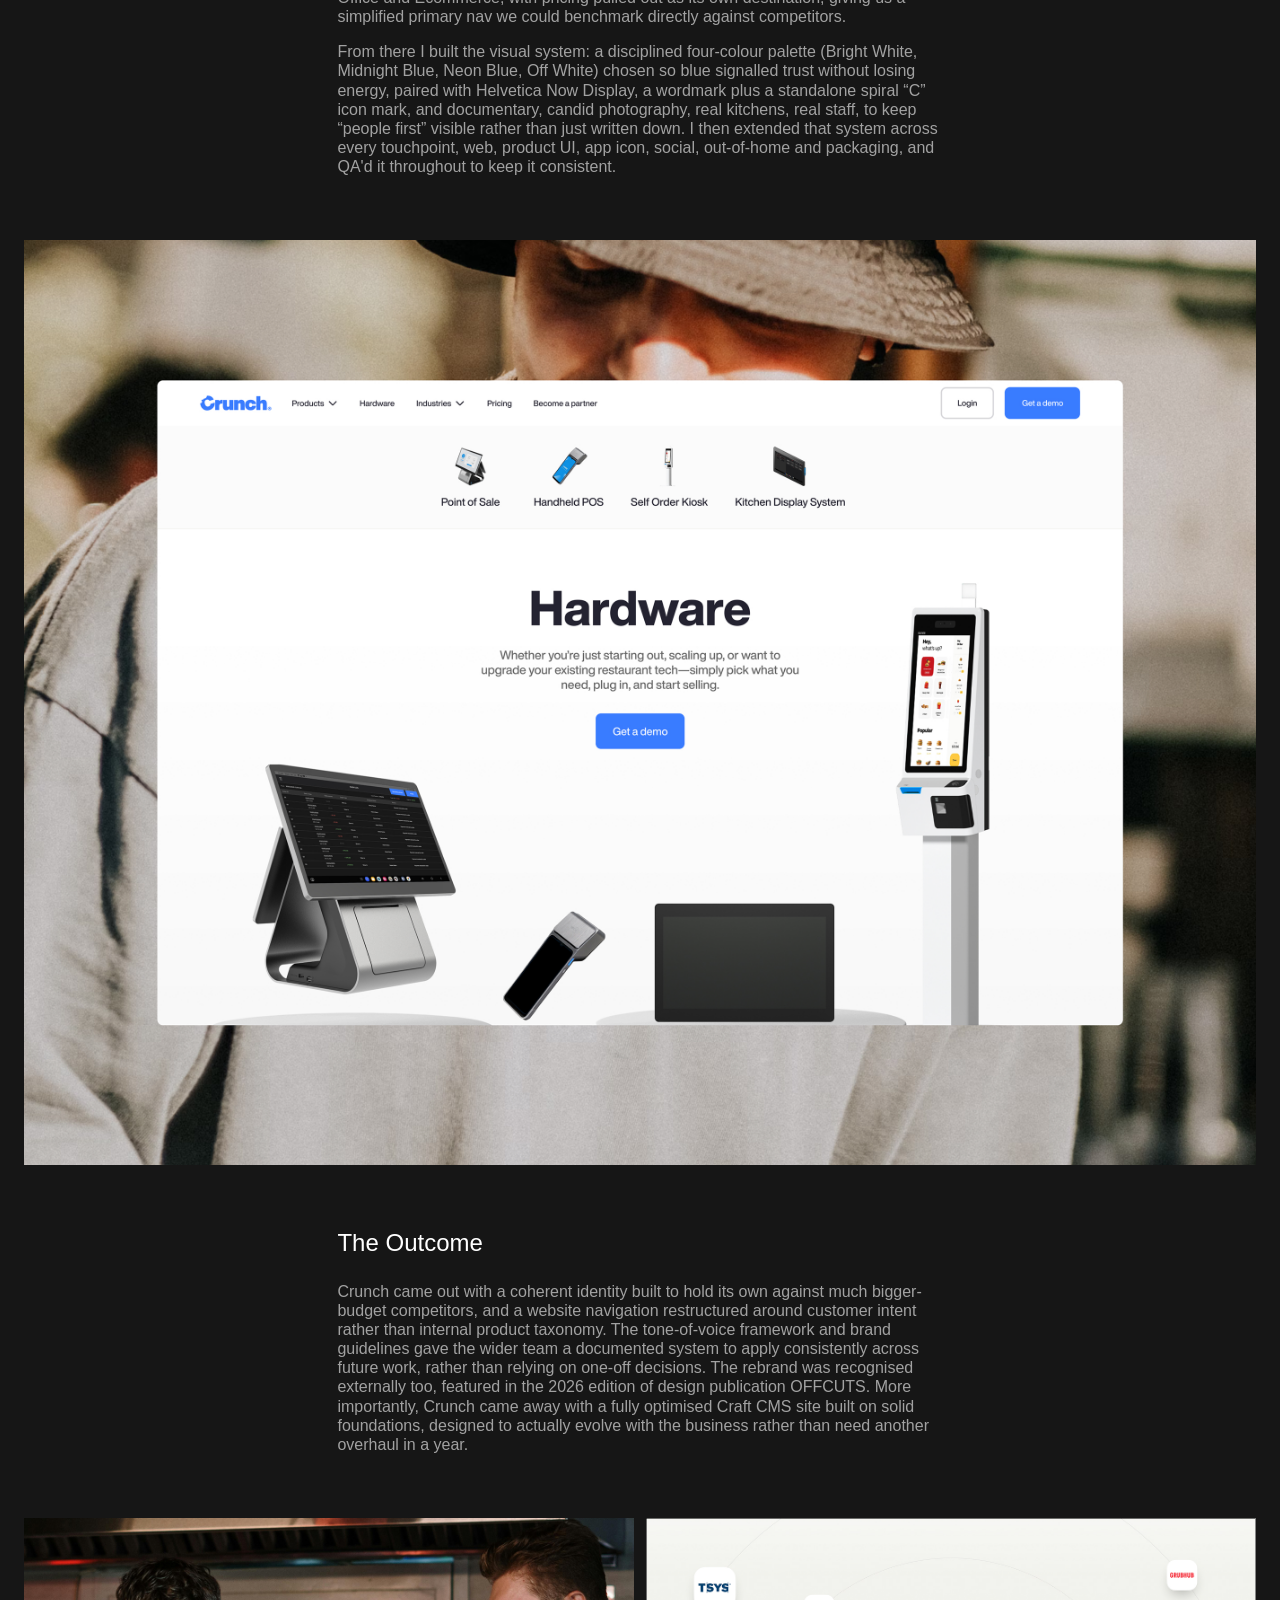
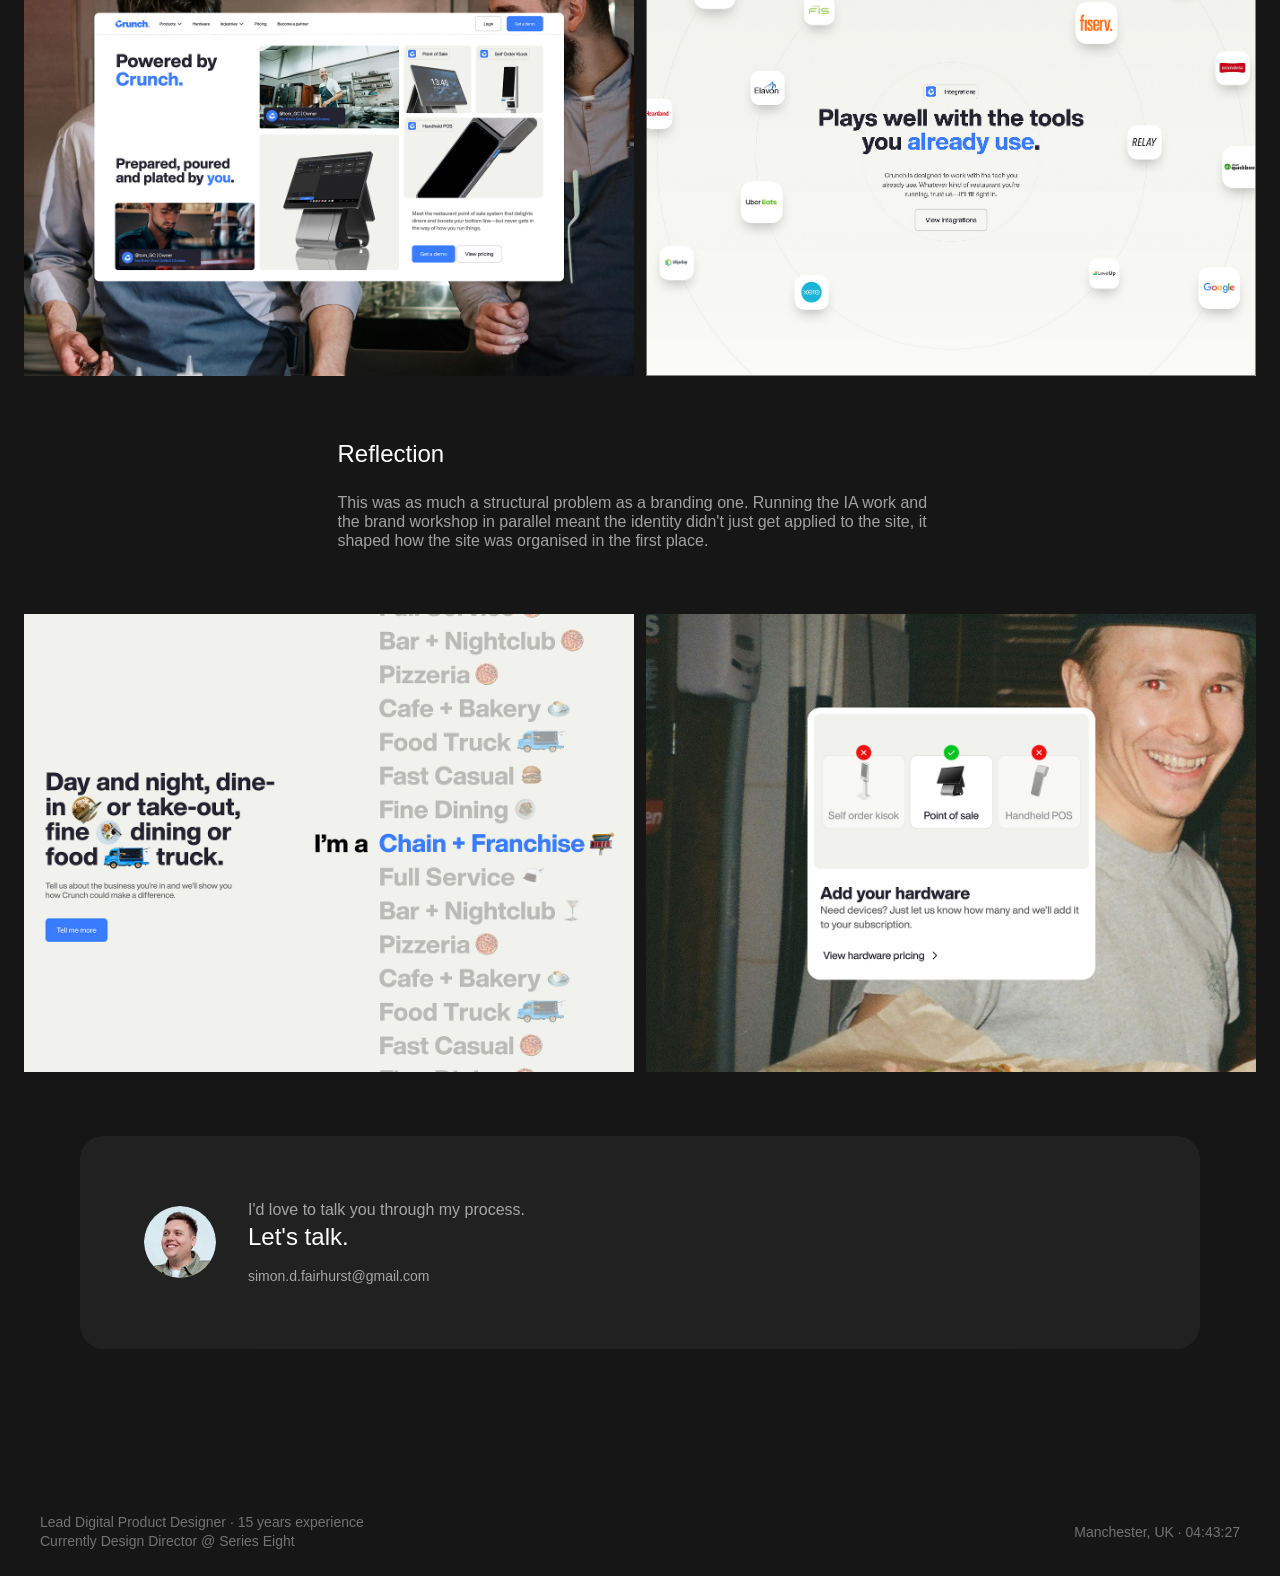
<file: case-studies/crunchpos.html>
<!DOCTYPE html>
<html lang="en">
<head>
  <meta charset="UTF-8">
  <meta name="viewport" content="width=device-width, initial-scale=1.0">
  <title>CrunchPOS · Simon Fairhurst</title>

  <!-- Meta & SEO -->
  <meta name="description" content="Crunch is a POS and payments platform built by former restaurant owners for restaurant owners, already trusted by over 22,000 restaurants. But the brand…">
  <meta name="robots" content="noindex, nofollow">

  <!-- Open Graph -->
  <meta property="og:title" content="CrunchPOS · Simon Fairhurst">
  <meta property="og:description" content="Crunch is a POS and payments platform built by former restaurant owners for restaurant owners, already trusted by over 22,000 restaurants. But the brand…">
  <meta property="og:image" content="../assets/og-image.png">
  <meta property="og:url" content="TODO: live page URL, once this is deployed">
  <meta property="og:type" content="website">
  <meta name="twitter:card" content="summary_large_image">

  <!-- Favicon -->
  <link rel="icon" type="image/png" href="../assets/favicon-512.png">
  <link rel="icon" type="image/x-icon" href="../assets/favicon.ico">
  <link rel="apple-touch-icon" href="../assets/apple-touch-icon.png">

  <link rel="stylesheet" href="../css/style.css">
  <style>:root{ --accent: #3A7CFF; --accent-glow: rgba(58,124,255,0.22); }</style>
</head>
<body>
  <a class="skip-link" href="#main">Skip to content</a>
  <div class="cs-glow" aria-hidden="true"></div>
    <header class="topbar">
    <div class="topbar__left">
      <a class="topbar__brand" href="../index.html"><span class="spark">✦</span><span class="topbar__brand-full">Simon Fairhurst · 2026</span><span class="topbar__brand-short">Simon F</span></a>
    </div>
    <div class="topbar__center">
      <nav class="switcher" aria-label="Case study switcher">
        <a href="splitmetrics.html" aria-label="Previous case study: SplitMetrics"><svg width="14" height="14" viewBox="0 0 18 18" fill="none" xmlns="http://www.w3.org/2000/svg" aria-hidden="true"><path d="M11 3.5L5.5 9L11 14.5" stroke="currentColor" stroke-width="1.4" stroke-linecap="round" stroke-linejoin="round"/></svg></a>
        <span class="switcher__name">CrunchPOS</span>
        <a href="mailboard.html" aria-label="Next case study: Mailboard"><svg width="14" height="14" viewBox="0 0 18 18" fill="none" xmlns="http://www.w3.org/2000/svg" aria-hidden="true"><path d="M7 3.5L12.5 9L7 14.5" stroke="currentColor" stroke-width="1.4" stroke-linecap="round" stroke-linejoin="round"/></svg></a>
      </nav>
    </div>
    <div class="topbar__right">
      <p class="body-sm cs-topbar-clock" data-clock>Manchester, UK · 00:00:00</p>
      <a class="topbar__contact" href="mailto:simon.d.fairhurst@gmail.com">Contact</a>
    </div>
  </header>

  <main id="main" class="cs-wrap cs-wrap--has-hero">
    <div class="cs-hero">
      <img src="../assets/crunchpos/master.jpg" alt="CrunchPOS" loading="eager">
    </div>
    <div class="cs-header">
      <p class="cs-header__label">CrunchPOS</p>
      <h1 class="cs-header__title">People First, Tech Second</h1>
      <div class="cs-header__overview-col">
        <p class="cs-header__overview">Crunch is a POS and payments platform built by former restaurant owners for restaurant owners, already trusted by over 22,000 restaurants. But the brand hadn't caught up with the business, generic, jargon-heavy, and burying the “built by people who've run a kitchen” story that made Crunch different. I led Series Eight's work to rebuild the brand and restructure the website around how customers actually think, not how the product team organised it, work that later got picked up by design publication OFFCUTS.</p>
        <div class="cs-results">
          <p class="cs-results__heading">Results</p>
        <ul>
          <li>Competitor audit: Toast, Clover, SpotOn, SkyTab, Square</li>
          <li>Brand & TOV workshop, distilled into three tone pillars</li>
          <li>IA workshop, restructured around customer intent</li>
          <li>Full visual identity: colour, type, logo, photography</li>
          <li>System extended across web, product UI, app icon, social, OOH, packaging</li>
        </ul>
        </div>
      </div>
      <div class="cs-meta">
        <div class="cs-meta__row"><span class="cs-meta__label">Agency</span><span class="cs-meta__value">Series Eight</span></div>
        <div class="cs-meta__row"><span class="cs-meta__label">Title</span><span class="cs-meta__value">Design Director</span></div>
        <div class="cs-meta__row"><span class="cs-meta__label">Platform</span><span class="cs-meta__value">SaaS Website</span></div>
        <div class="cs-meta__row"><span class="cs-meta__label">Timeline</span><span class="cs-meta__value">Nov 2025 → Apr 2026</span></div>
        <div class="cs-meta__row"><span class="cs-meta__label">Ownership</span><span class="cs-meta__value">Brand strategy, tone of voice, information architecture, design system, art direction, QA</span></div>
        <div class="cs-meta__row"><span class="cs-meta__label">Team</span><span class="cs-meta__value">PM, Designers, Copywriter, SEO, Developer</span></div>
        <div class="cs-meta__row"><span class="cs-meta__label">Live site</span><span class="cs-meta__value"><span style="opacity:.5">TODO — link once live</span></span></div>
      </div>
    </div>

    <div class="cs-visual">
      <img src="../assets/crunchpos/hero.jpg" alt="CrunchPOS — hero visual" loading="lazy">
    </div>

    <div class="cs-section">
      <h2>The Challenge</h2>
        <p>Crunch was competing against well-funded, polished rivals like Toast, Square, Clover, SpotOn and SkyTab, all of whom lead with trust signals, clean visual hierarchy and confident positioning. Crunch's own site buried its strongest asset, an authentic founder story, under dense, feature-led copy and a navigation structure organised around internal product names rather than what a restaurant owner would search for. The brand voice was functional but forgettable. Without a distinct identity and a site people could actually scan, Crunch risked blending into a crowded category it had every right to stand out in.</p>
    </div>

    <div class="cs-row2">
      <div class="cs-visual"><img src="../assets/crunchpos/challenge-1.jpg" alt="CrunchPOS — supporting visual" loading="lazy"></div>
      <div class="cs-visual"><img src="../assets/crunchpos/challenge-2.jpg" alt="CrunchPOS — supporting visual" loading="lazy"></div>
    </div>

    <div class="cs-section">
      <h2>The Approach</h2>
        <p>I started with discovery: benchmarking Crunch against Toast, Clover, SpotOn, SkyTab and Square to find the category's conventions and its gaps, then ran a brand and tone-of-voice workshop with the Crunch team that distilled a “Bold & Powerful” personality into three pillars, Empowering, Expressive and Straight-talking, anchored on the founder story and the idea of putting people before technology.</p>
        <p>In parallel, an information architecture workshop rebuilt the sitemap around how a restaurant owner actually thinks about their business, Front of House, Back of House, Office and Ecommerce, with pricing pulled out as its own destination, giving us a simplified primary nav we could benchmark directly against competitors.</p>
        <p>From there I built the visual system: a disciplined four-colour palette (Bright White, Midnight Blue, Neon Blue, Off White) chosen so blue signalled trust without losing energy, paired with Helvetica Now Display, a wordmark plus a standalone spiral “C” icon mark, and documentary, candid photography, real kitchens, real staff, to keep “people first” visible rather than just written down. I then extended that system across every touchpoint, web, product UI, app icon, social, out-of-home and packaging, and QA'd it throughout to keep it consistent.</p>
    </div>

    <div class="cs-visual">
      <img src="../assets/crunchpos/approach-full.jpg" alt="CrunchPOS — process visual" loading="lazy">
    </div>

    <div class="cs-section">
      <h2>The Outcome</h2>
        <p>Crunch came out with a coherent identity built to hold its own against much bigger-budget competitors, and a website navigation restructured around customer intent rather than internal product taxonomy. The tone-of-voice framework and brand guidelines gave the wider team a documented system to apply consistently across future work, rather than relying on one-off decisions. The rebrand was recognised externally too, featured in the 2026 edition of design publication OFFCUTS. More importantly, Crunch came away with a fully optimised Craft CMS site built on solid foundations, designed to actually evolve with the business rather than need another overhaul in a year.</p>
    </div>

    <div class="cs-row2">
      <div class="cs-visual"><img src="../assets/crunchpos/outcome-1.jpg" alt="CrunchPOS — outcome visual" loading="lazy"></div>
      <div class="cs-visual"><img src="../assets/crunchpos/outcome-2.jpg" alt="CrunchPOS — outcome visual" loading="lazy"></div>
    </div>

    <div class="cs-section">
      <h2>Reflection</h2>
        <p>This was as much a structural problem as a branding one. Running the IA work and the brand workshop in parallel meant the identity didn't just get applied to the site, it shaped how the site was organised in the first place.</p>
    </div>

    <div class="cs-row2">
      <div class="cs-visual"><img src="../assets/crunchpos/reflection-1.jpg" alt="CrunchPOS — final visual" loading="lazy"></div>
      <div class="cs-visual"><img src="../assets/crunchpos/reflection-2.jpg" alt="CrunchPOS — final visual" loading="lazy"></div>
    </div>

    <div class="cs-cta">
      <img class="cs-cta__avatar" src="../assets/headshot.png" alt="Simon Fairhurst">
      <div class="cs-cta__text">
        <p class="cs-cta__intro">I'd love to talk you through my process.</p>
        <p class="cs-cta__headline">Let's talk.</p>
        <p class="cs-cta__email"><a href="mailto:simon.d.fairhurst@gmail.com">simon.d.fairhurst@gmail.com</a></p>
      </div>
    </div>
  </main>

    <footer class="bottombar bottombar--static">
    <div class="bottombar__left">
      <p class="bottombar__meta">Lead Digital Product Designer · 15 years experience<br>Currently Design Director @ Series Eight</p>
    </div>
    <div class="bottombar__center"></div>
    <div class="bottombar__right">
      <p class="bottombar__clock" data-clock>Manchester, UK · 00:00:00</p>
    </div>
  </footer>

  <script src="../js/main.js"></script>
</body>
</html>
</file>
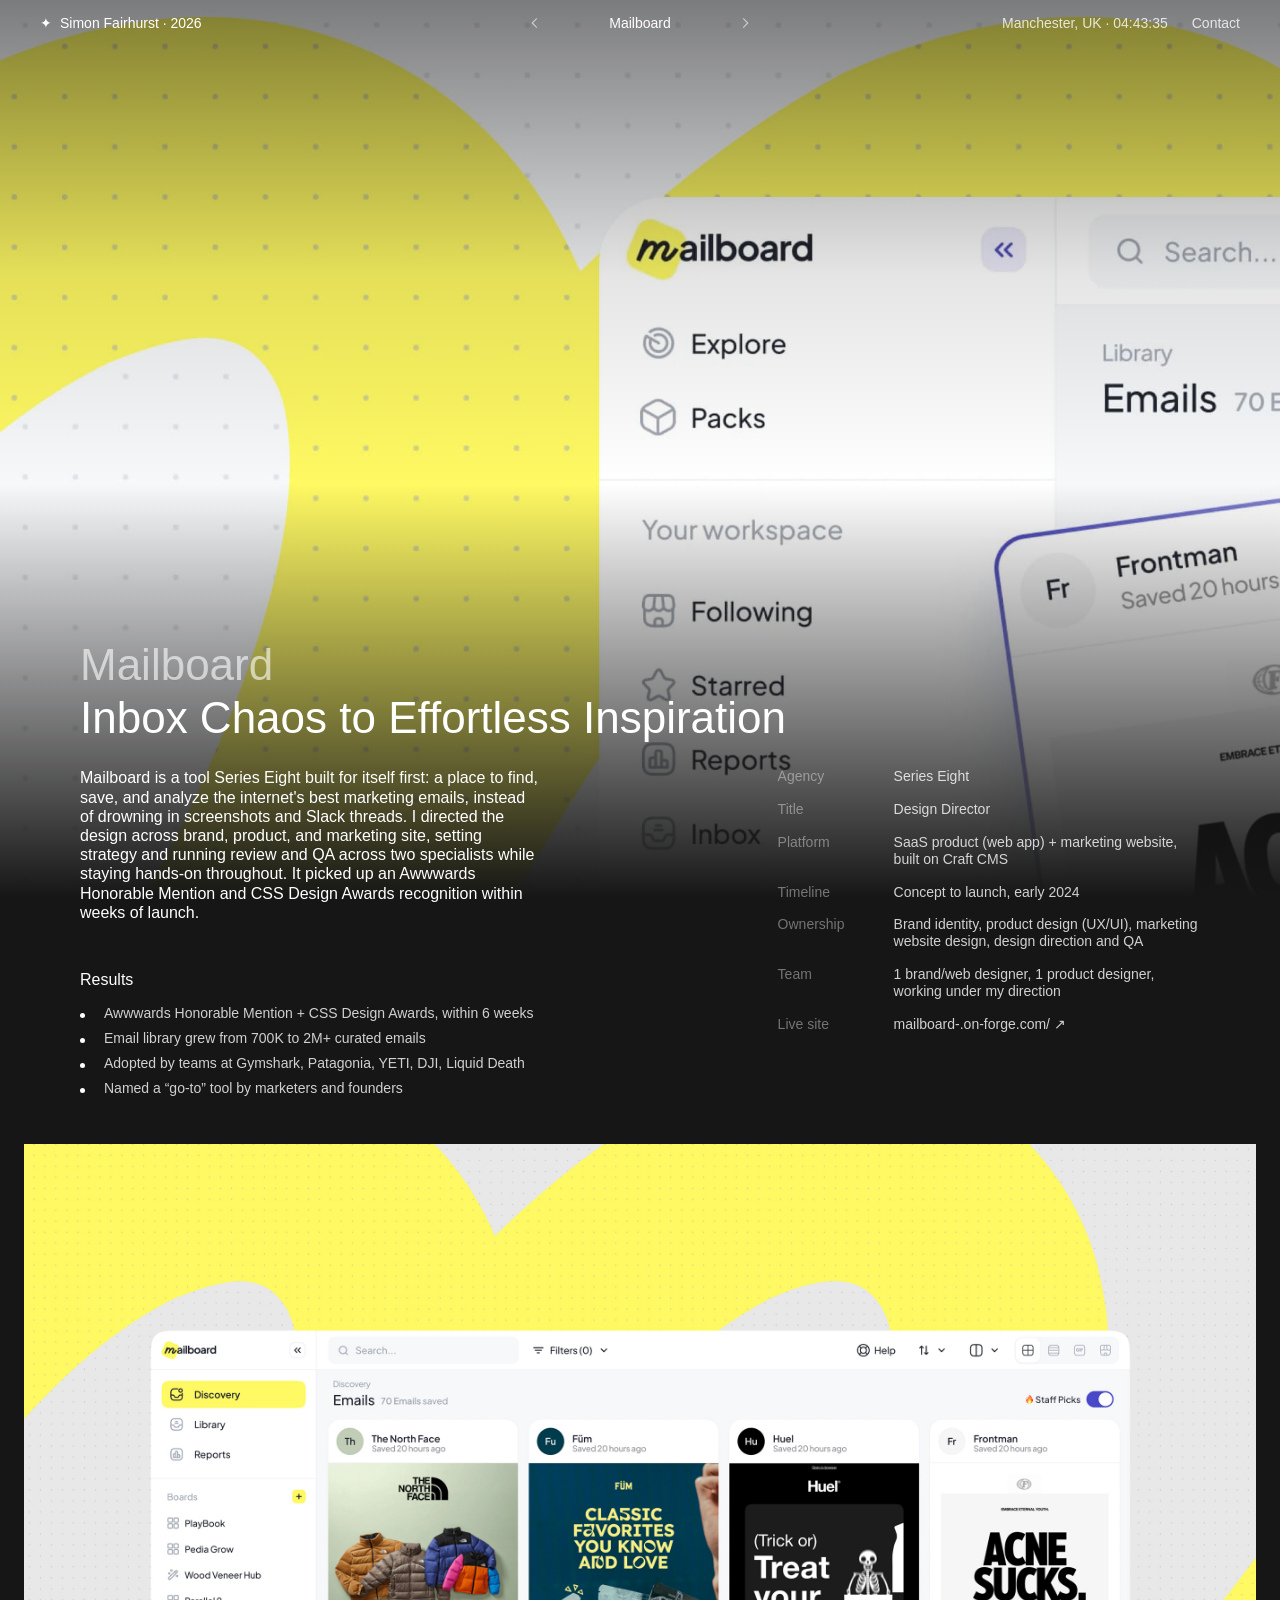
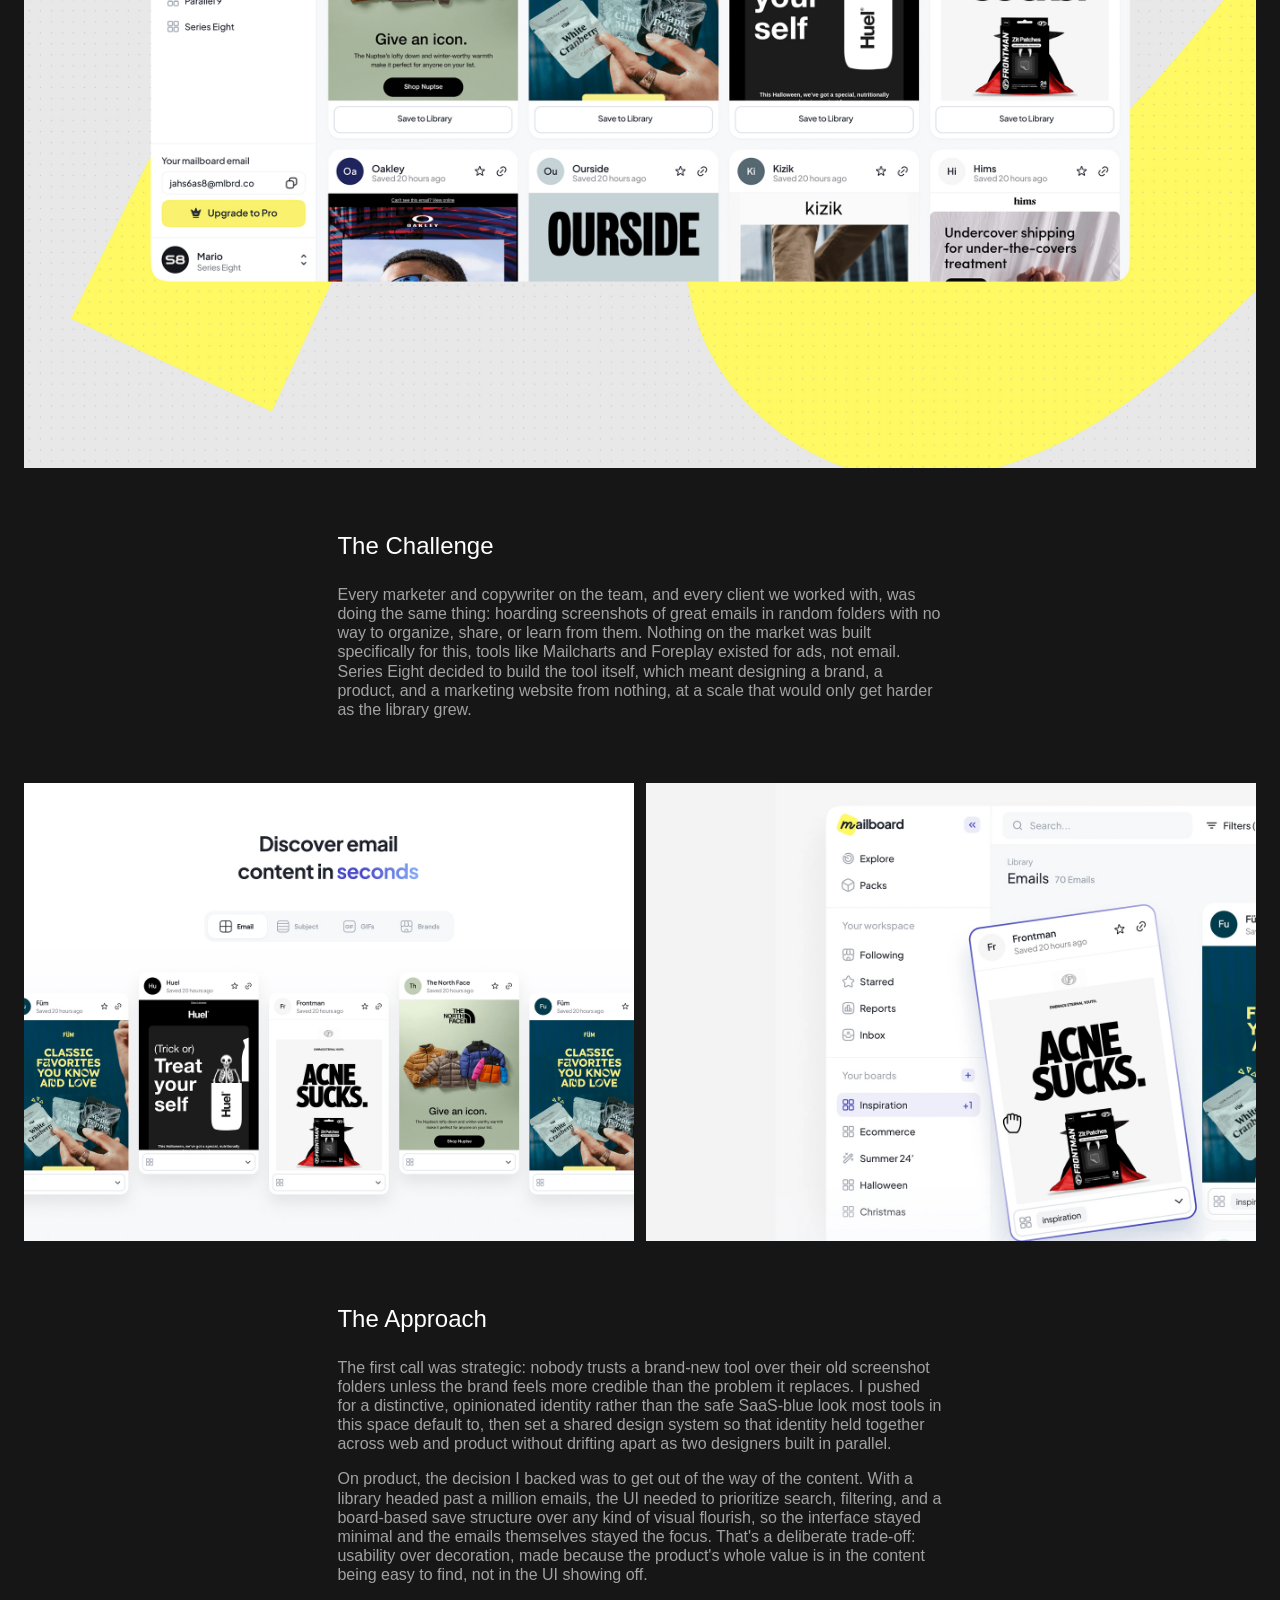
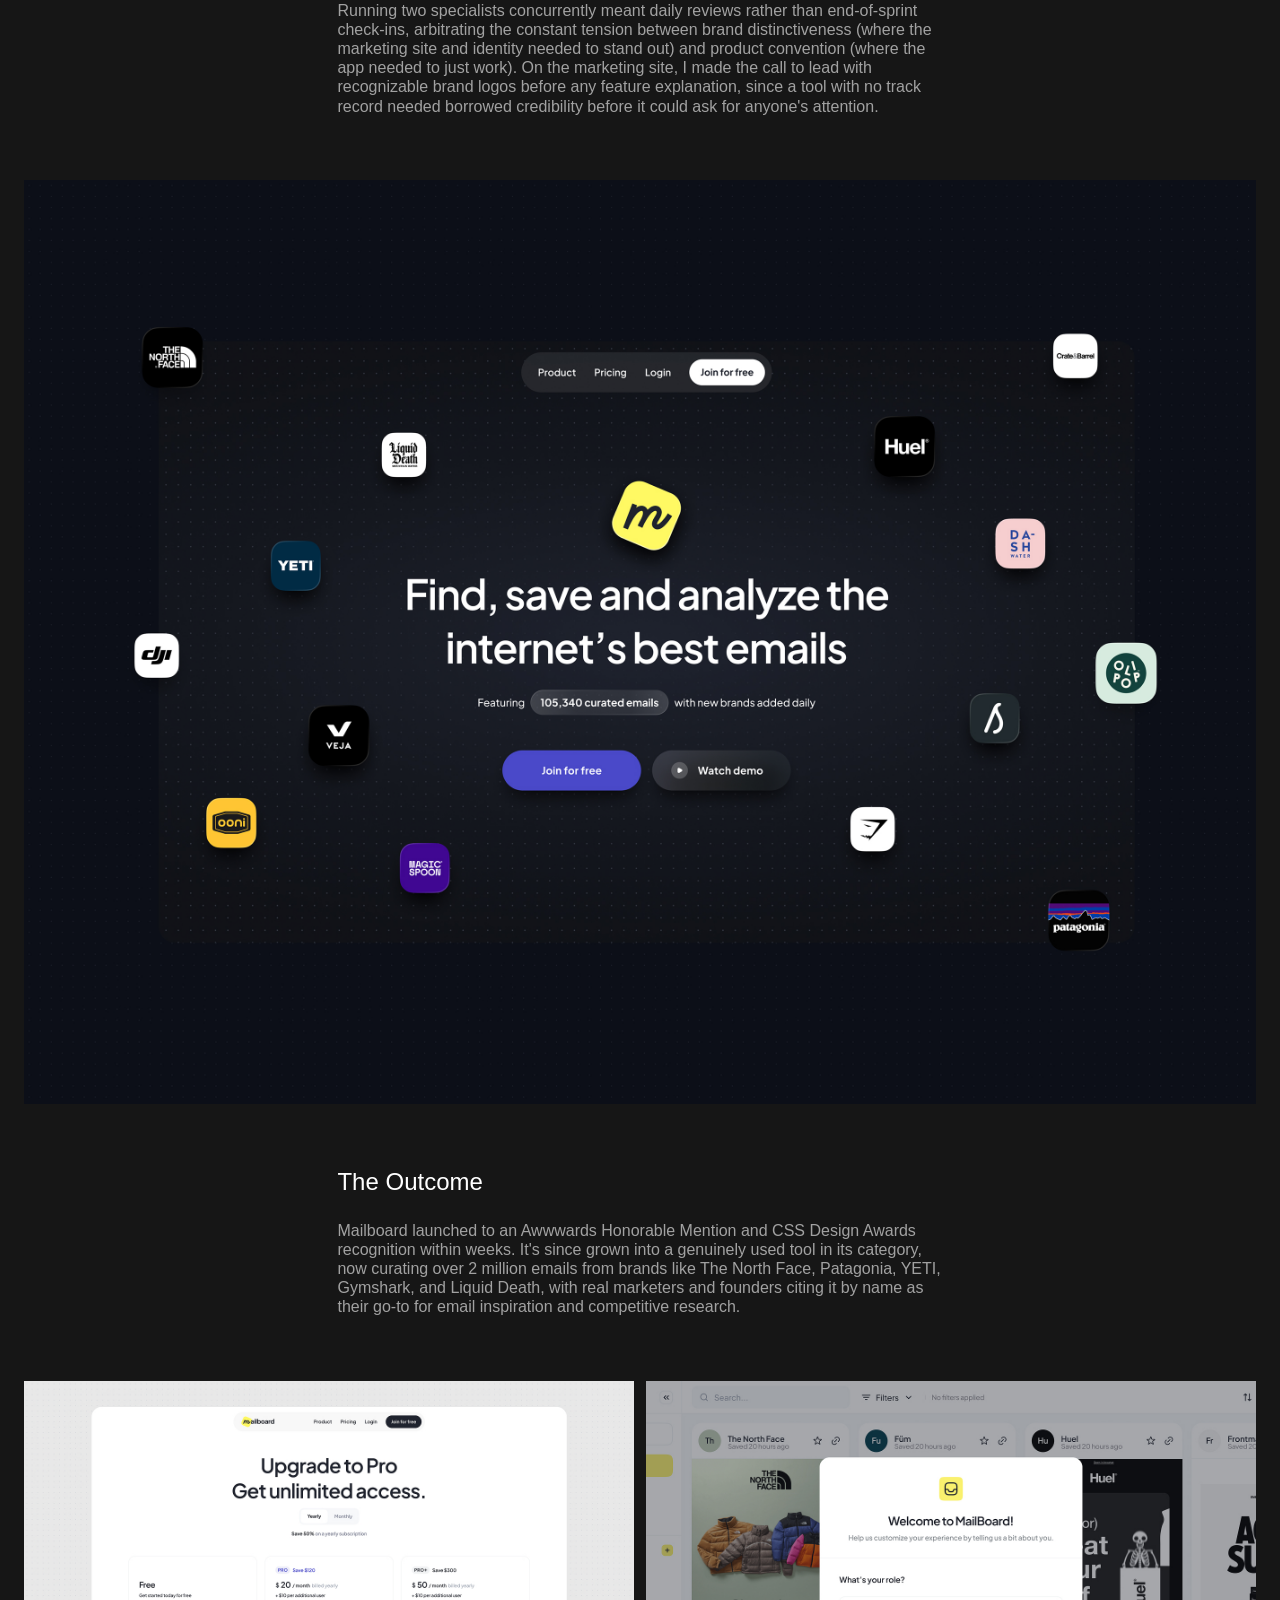
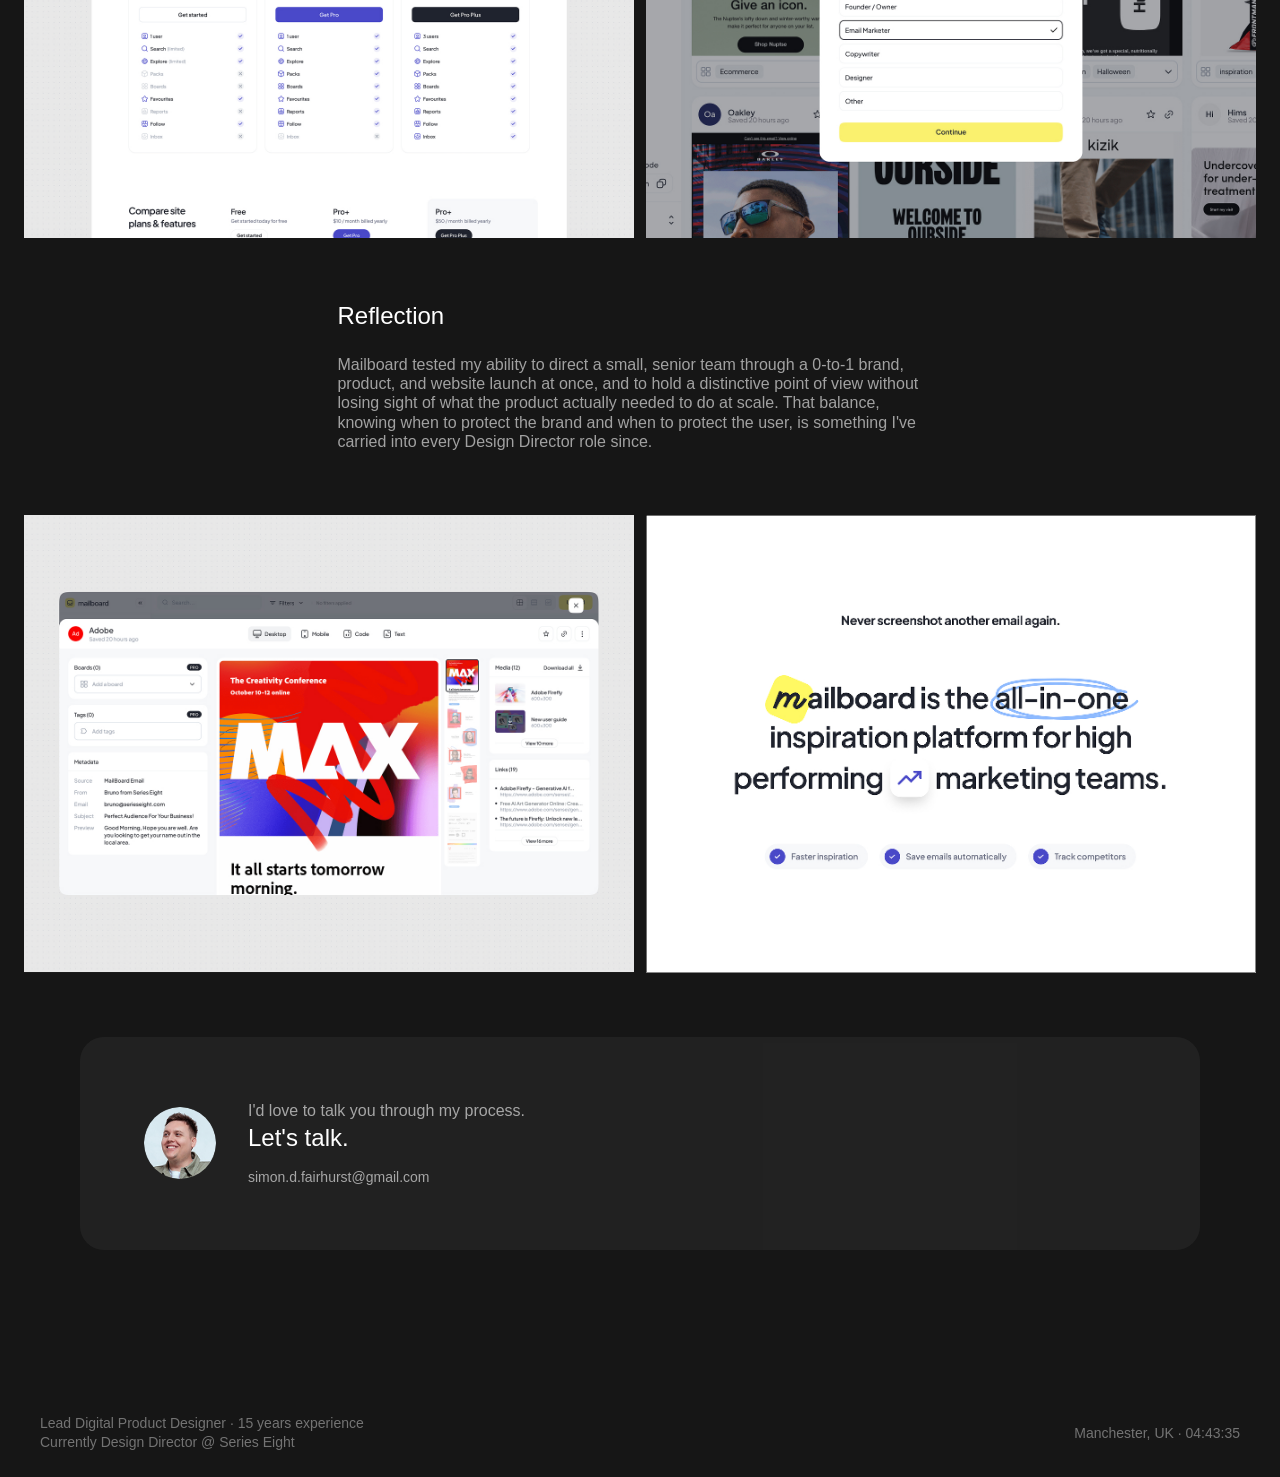
<file: case-studies/mailboard.html>
<!DOCTYPE html>
<html lang="en">
<head>
  <meta charset="UTF-8">
  <meta name="viewport" content="width=device-width, initial-scale=1.0">
  <title>Mailboard · Simon Fairhurst</title>

  <!-- Meta & SEO -->
  <meta name="description" content="Mailboard is a tool Series Eight built for itself first: a place to find, save, and analyze the internet's best marketing emails, instead of drowning in…">
  <meta name="robots" content="noindex, nofollow">

  <!-- Open Graph -->
  <meta property="og:title" content="Mailboard · Simon Fairhurst">
  <meta property="og:description" content="Mailboard is a tool Series Eight built for itself first: a place to find, save, and analyze the internet's best marketing emails, instead of drowning in…">
  <meta property="og:image" content="../assets/og-image.png">
  <meta property="og:url" content="TODO: live page URL, once this is deployed">
  <meta property="og:type" content="website">
  <meta name="twitter:card" content="summary_large_image">

  <!-- Favicon -->
  <link rel="icon" type="image/png" href="../assets/favicon-512.png">
  <link rel="icon" type="image/x-icon" href="../assets/favicon.ico">
  <link rel="apple-touch-icon" href="../assets/apple-touch-icon.png">

  <link rel="stylesheet" href="../css/style.css">
  <style>:root{ --accent: #FFF962; --accent-glow: rgba(255,249,98,0.22); }</style>
</head>
<body>
  <a class="skip-link" href="#main">Skip to content</a>
  <div class="cs-glow" aria-hidden="true"></div>
    <header class="topbar">
    <div class="topbar__left">
      <a class="topbar__brand" href="../index.html"><span class="spark">✦</span><span class="topbar__brand-full">Simon Fairhurst · 2026</span><span class="topbar__brand-short">Simon F</span></a>
    </div>
    <div class="topbar__center">
      <nav class="switcher" aria-label="Case study switcher">
        <a href="crunchpos.html" aria-label="Previous case study: CrunchPOS"><svg width="14" height="14" viewBox="0 0 18 18" fill="none" xmlns="http://www.w3.org/2000/svg" aria-hidden="true"><path d="M11 3.5L5.5 9L11 14.5" stroke="currentColor" stroke-width="1.4" stroke-linecap="round" stroke-linejoin="round"/></svg></a>
        <span class="switcher__name">Mailboard</span>
        <a href="playstation-gear.html" aria-label="Next case study: PlayStation Gear"><svg width="14" height="14" viewBox="0 0 18 18" fill="none" xmlns="http://www.w3.org/2000/svg" aria-hidden="true"><path d="M7 3.5L12.5 9L7 14.5" stroke="currentColor" stroke-width="1.4" stroke-linecap="round" stroke-linejoin="round"/></svg></a>
      </nav>
    </div>
    <div class="topbar__right">
      <p class="body-sm cs-topbar-clock" data-clock>Manchester, UK · 00:00:00</p>
      <a class="topbar__contact" href="mailto:simon.d.fairhurst@gmail.com">Contact</a>
    </div>
  </header>

  <main id="main" class="cs-wrap cs-wrap--has-hero">
    <div class="cs-hero">
      <img src="../assets/mailboard/master.jpg" alt="Mailboard" loading="eager">
    </div>
    <div class="cs-header">
      <p class="cs-header__label">Mailboard</p>
      <h1 class="cs-header__title">Inbox Chaos to Effortless Inspiration</h1>
      <div class="cs-header__overview-col">
        <p class="cs-header__overview">Mailboard is a tool Series Eight built for itself first: a place to find, save, and analyze the internet's best marketing emails, instead of drowning in screenshots and Slack threads. I directed the design across brand, product, and marketing site, setting strategy and running review and QA across two specialists while staying hands-on throughout. It picked up an Awwwards Honorable Mention and CSS Design Awards recognition within weeks of launch.</p>
        <div class="cs-results">
          <p class="cs-results__heading">Results</p>
        <ul>
          <li>Awwwards Honorable Mention + CSS Design Awards, within 6 weeks</li>
          <li>Email library grew from 700K to 2M+ curated emails</li>
          <li>Adopted by teams at Gymshark, Patagonia, YETI, DJI, Liquid Death</li>
          <li>Named a “go-to” tool by marketers and founders</li>
        </ul>
        </div>
      </div>
      <div class="cs-meta">
        <div class="cs-meta__row"><span class="cs-meta__label">Agency</span><span class="cs-meta__value">Series Eight</span></div>
        <div class="cs-meta__row"><span class="cs-meta__label">Title</span><span class="cs-meta__value">Design Director</span></div>
        <div class="cs-meta__row"><span class="cs-meta__label">Platform</span><span class="cs-meta__value">SaaS product (web app) + marketing website, built on Craft CMS</span></div>
        <div class="cs-meta__row"><span class="cs-meta__label">Timeline</span><span class="cs-meta__value">Concept to launch, early 2024</span></div>
        <div class="cs-meta__row"><span class="cs-meta__label">Ownership</span><span class="cs-meta__value">Brand identity, product design (UX/UI), marketing website design, design direction and QA</span></div>
        <div class="cs-meta__row"><span class="cs-meta__label">Team</span><span class="cs-meta__value">1 brand/web designer, 1 product designer, working under my direction</span></div>
        <div class="cs-meta__row"><span class="cs-meta__label">Live site</span><span class="cs-meta__value"><a href="https://mailboard-.on-forge.com/" target="_blank" rel="noopener">mailboard-.on-forge.com/ ↗</a></span></div>
      </div>
    </div>

    <div class="cs-visual">
      <img src="../assets/mailboard/hero.jpg" alt="Mailboard — hero visual" loading="lazy">
    </div>

    <div class="cs-section">
      <h2>The Challenge</h2>
        <p>Every marketer and copywriter on the team, and every client we worked with, was doing the same thing: hoarding screenshots of great emails in random folders with no way to organize, share, or learn from them. Nothing on the market was built specifically for this, tools like Mailcharts and Foreplay existed for ads, not email. Series Eight decided to build the tool itself, which meant designing a brand, a product, and a marketing website from nothing, at a scale that would only get harder as the library grew.</p>
    </div>

    <div class="cs-row2">
      <div class="cs-visual"><img src="../assets/mailboard/challenge-1.jpg" alt="Mailboard — supporting visual" loading="lazy"></div>
      <div class="cs-visual"><img src="../assets/mailboard/challenge-2.jpg" alt="Mailboard — supporting visual" loading="lazy"></div>
    </div>

    <div class="cs-section">
      <h2>The Approach</h2>
        <p>The first call was strategic: nobody trusts a brand-new tool over their old screenshot folders unless the brand feels more credible than the problem it replaces. I pushed for a distinctive, opinionated identity rather than the safe SaaS-blue look most tools in this space default to, then set a shared design system so that identity held together across web and product without drifting apart as two designers built in parallel.</p>
        <p>On product, the decision I backed was to get out of the way of the content. With a library headed past a million emails, the UI needed to prioritize search, filtering, and a board-based save structure over any kind of visual flourish, so the interface stayed minimal and the emails themselves stayed the focus. That's a deliberate trade-off: usability over decoration, made because the product's whole value is in the content being easy to find, not in the UI showing off.</p>
        <p>Running two specialists concurrently meant daily reviews rather than end-of-sprint check-ins, arbitrating the constant tension between brand distinctiveness (where the marketing site and identity needed to stand out) and product convention (where the app needed to just work). On the marketing site, I made the call to lead with recognizable brand logos before any feature explanation, since a tool with no track record needed borrowed credibility before it could ask for anyone's attention.</p>
    </div>

    <div class="cs-visual">
      <img src="../assets/mailboard/approach-full.jpg" alt="Mailboard — process visual" loading="lazy">
    </div>

    <div class="cs-section">
      <h2>The Outcome</h2>
        <p>Mailboard launched to an Awwwards Honorable Mention and CSS Design Awards recognition within weeks. It's since grown into a genuinely used tool in its category, now curating over 2 million emails from brands like The North Face, Patagonia, YETI, Gymshark, and Liquid Death, with real marketers and founders citing it by name as their go-to for email inspiration and competitive research.</p>
    </div>

    <div class="cs-row2">
      <div class="cs-visual"><img src="../assets/mailboard/outcome-1.jpg" alt="Mailboard — outcome visual" loading="lazy"></div>
      <div class="cs-visual"><img src="../assets/mailboard/outcome-2.jpg" alt="Mailboard — outcome visual" loading="lazy"></div>
    </div>

    <div class="cs-section">
      <h2>Reflection</h2>
        <p>Mailboard tested my ability to direct a small, senior team through a 0-to-1 brand, product, and website launch at once, and to hold a distinctive point of view without losing sight of what the product actually needed to do at scale. That balance, knowing when to protect the brand and when to protect the user, is something I've carried into every Design Director role since.</p>
    </div>

    <div class="cs-row2">
      <div class="cs-visual"><img src="../assets/mailboard/reflection-1.jpg" alt="Mailboard — final visual" loading="lazy"></div>
      <div class="cs-visual"><img src="../assets/mailboard/reflection-2.jpg" alt="Mailboard — final visual" loading="lazy"></div>
    </div>

    <div class="cs-cta">
      <img class="cs-cta__avatar" src="../assets/headshot.png" alt="Simon Fairhurst">
      <div class="cs-cta__text">
        <p class="cs-cta__intro">I'd love to talk you through my process.</p>
        <p class="cs-cta__headline">Let's talk.</p>
        <p class="cs-cta__email"><a href="mailto:simon.d.fairhurst@gmail.com">simon.d.fairhurst@gmail.com</a></p>
      </div>
    </div>
  </main>

    <footer class="bottombar bottombar--static">
    <div class="bottombar__left">
      <p class="bottombar__meta">Lead Digital Product Designer · 15 years experience<br>Currently Design Director @ Series Eight</p>
    </div>
    <div class="bottombar__center"></div>
    <div class="bottombar__right">
      <p class="bottombar__clock" data-clock>Manchester, UK · 00:00:00</p>
    </div>
  </footer>

  <script src="../js/main.js"></script>
</body>
</html>
</file>
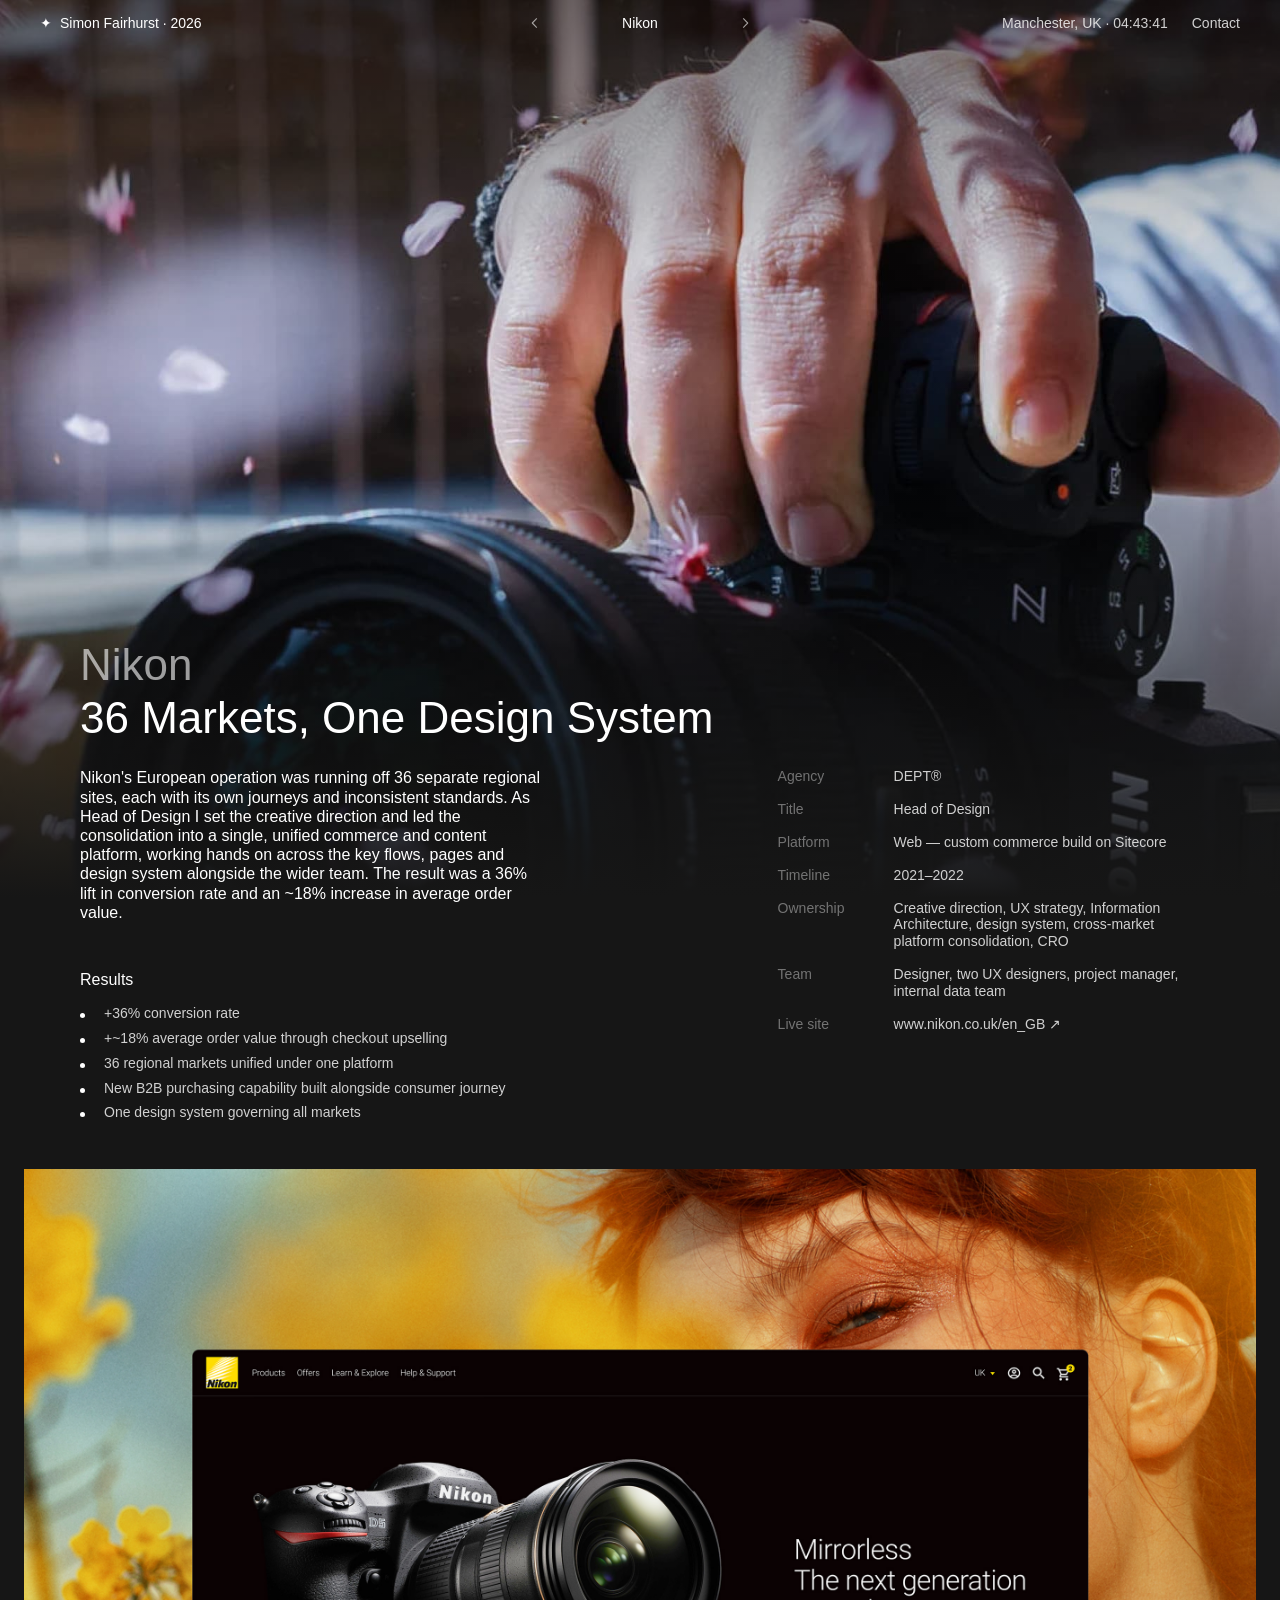
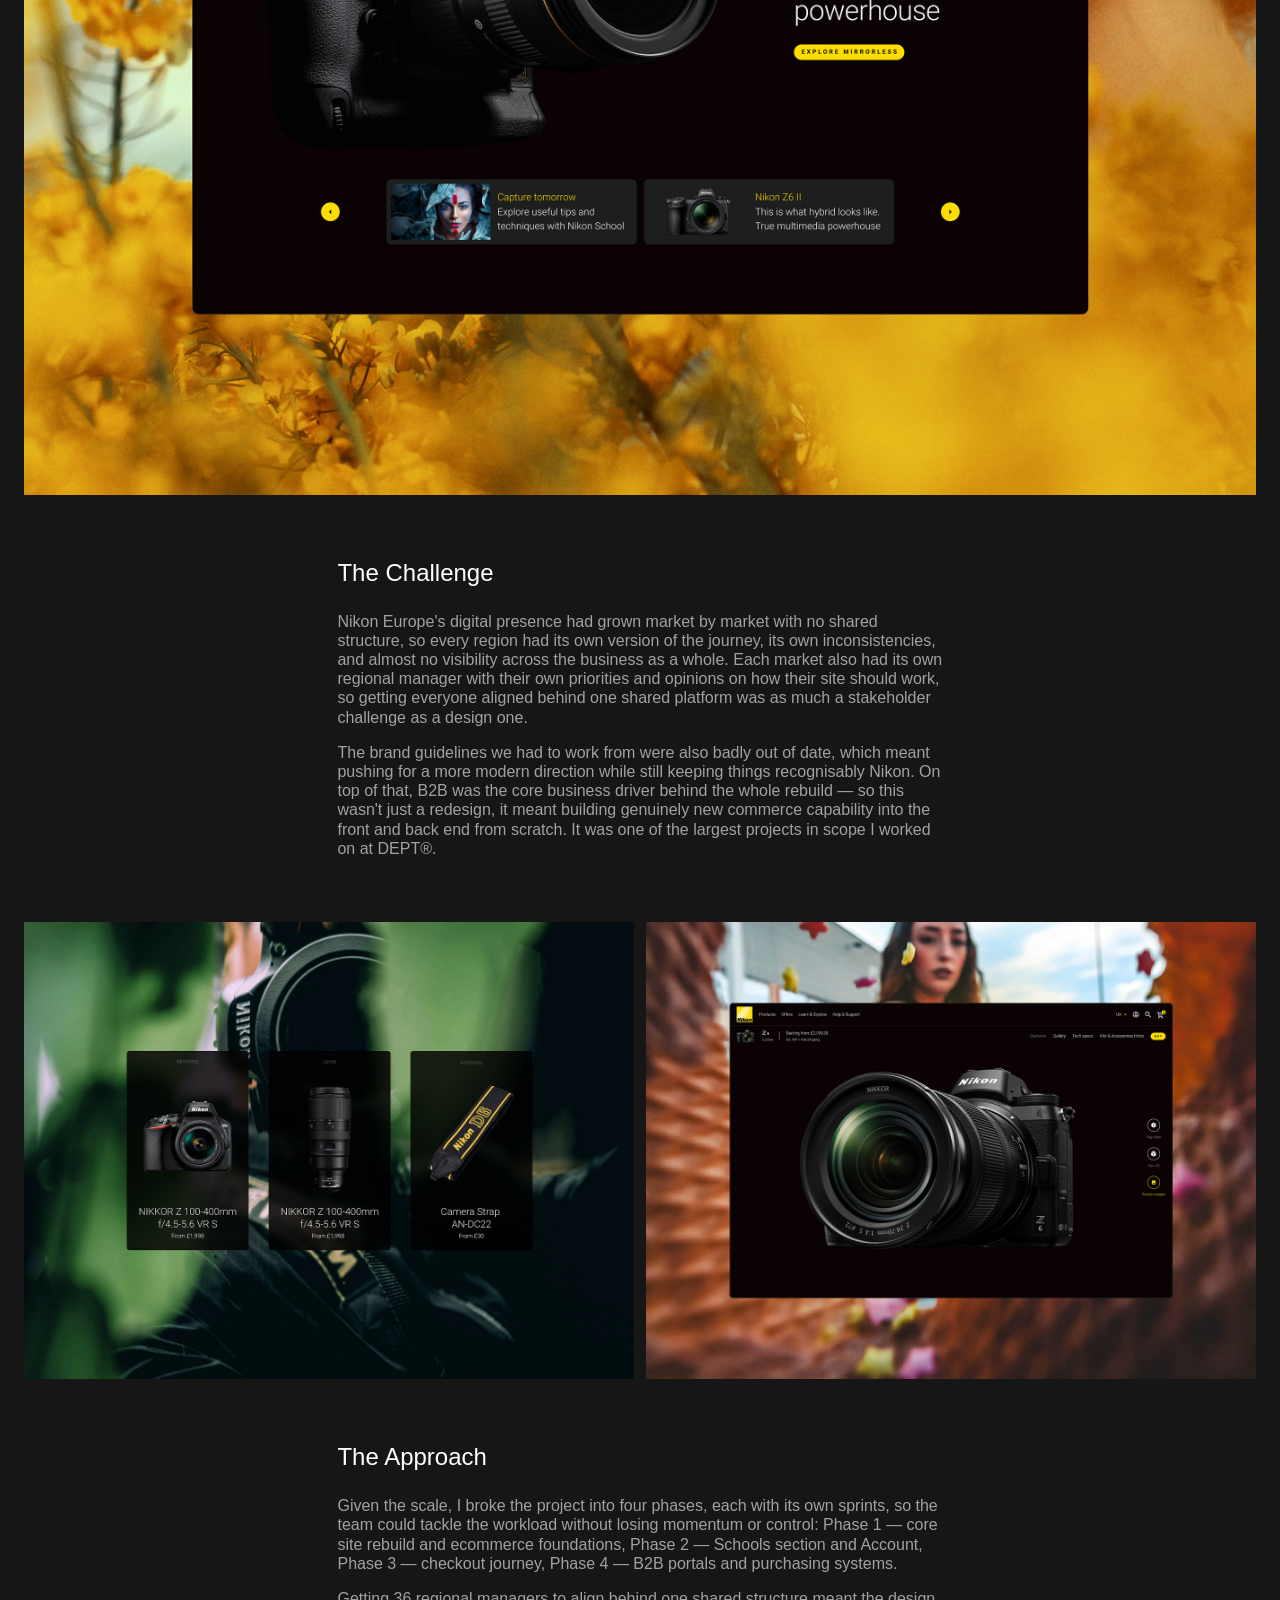
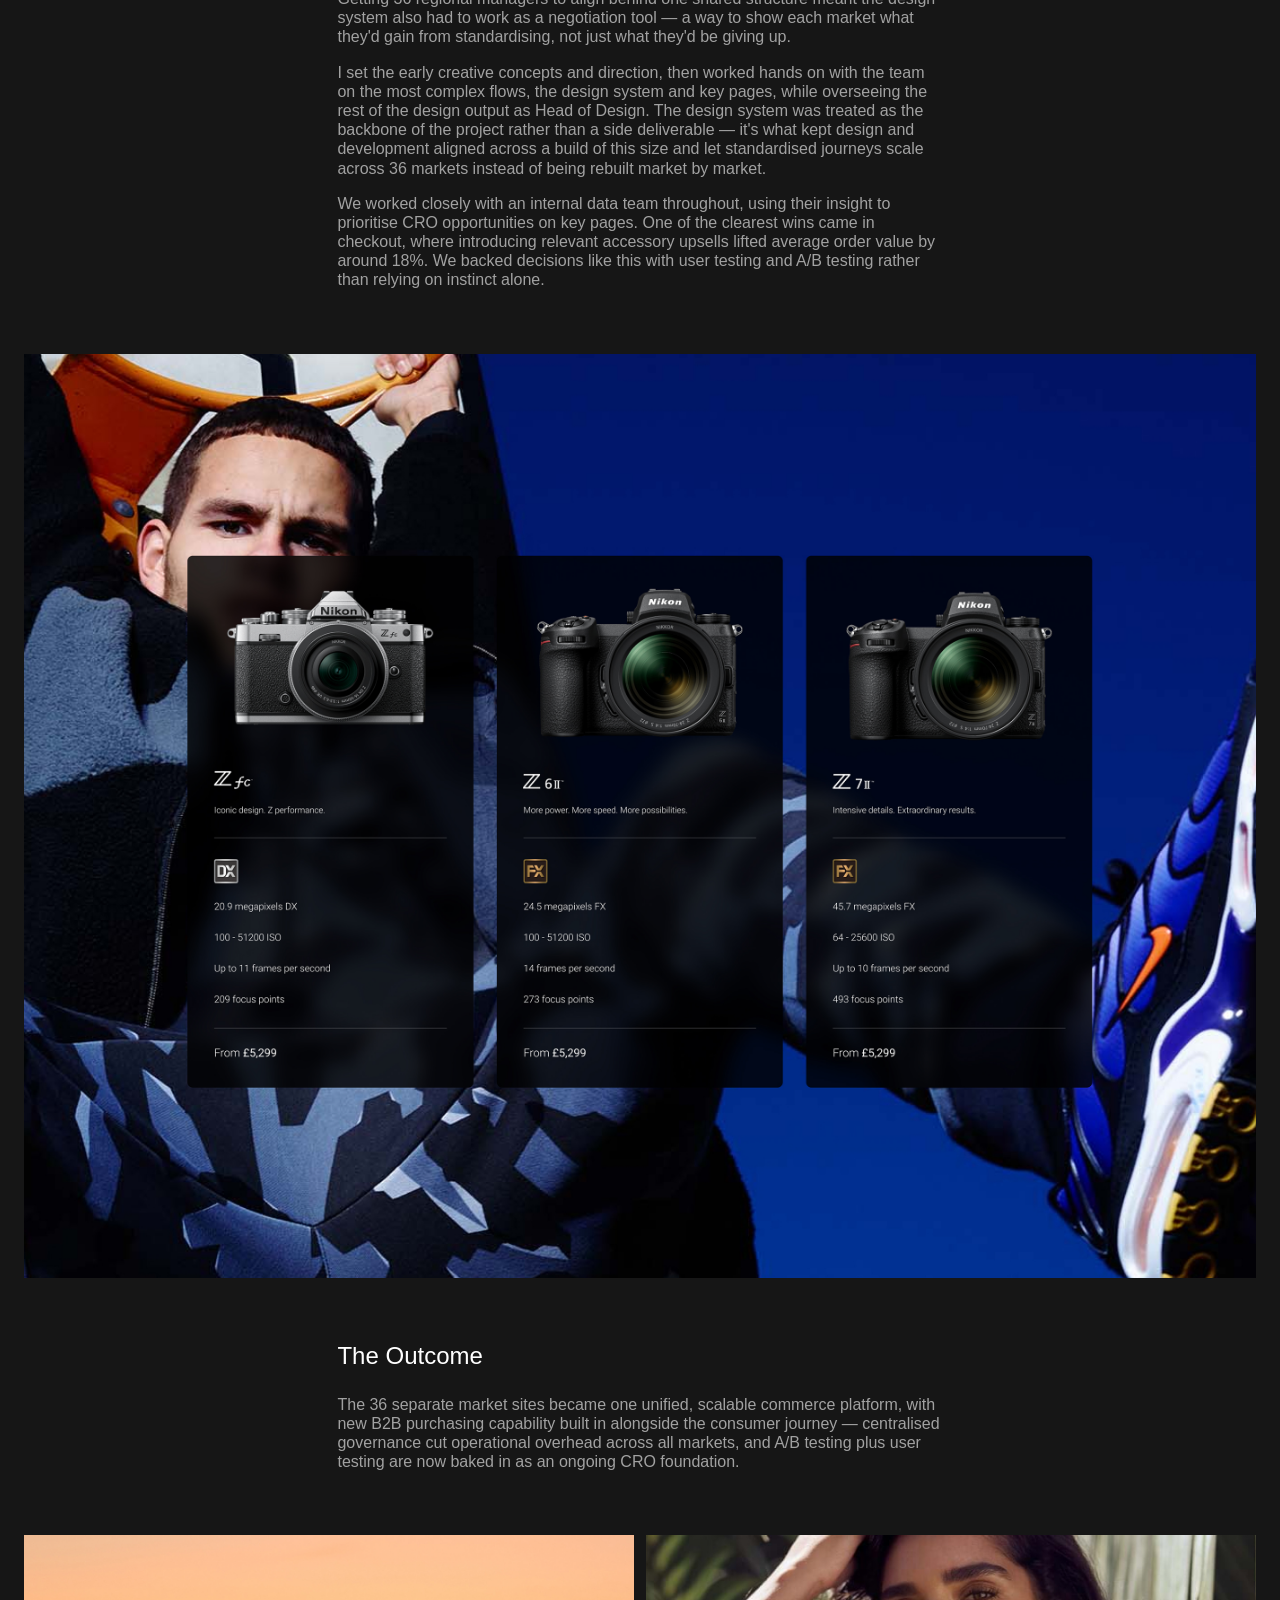
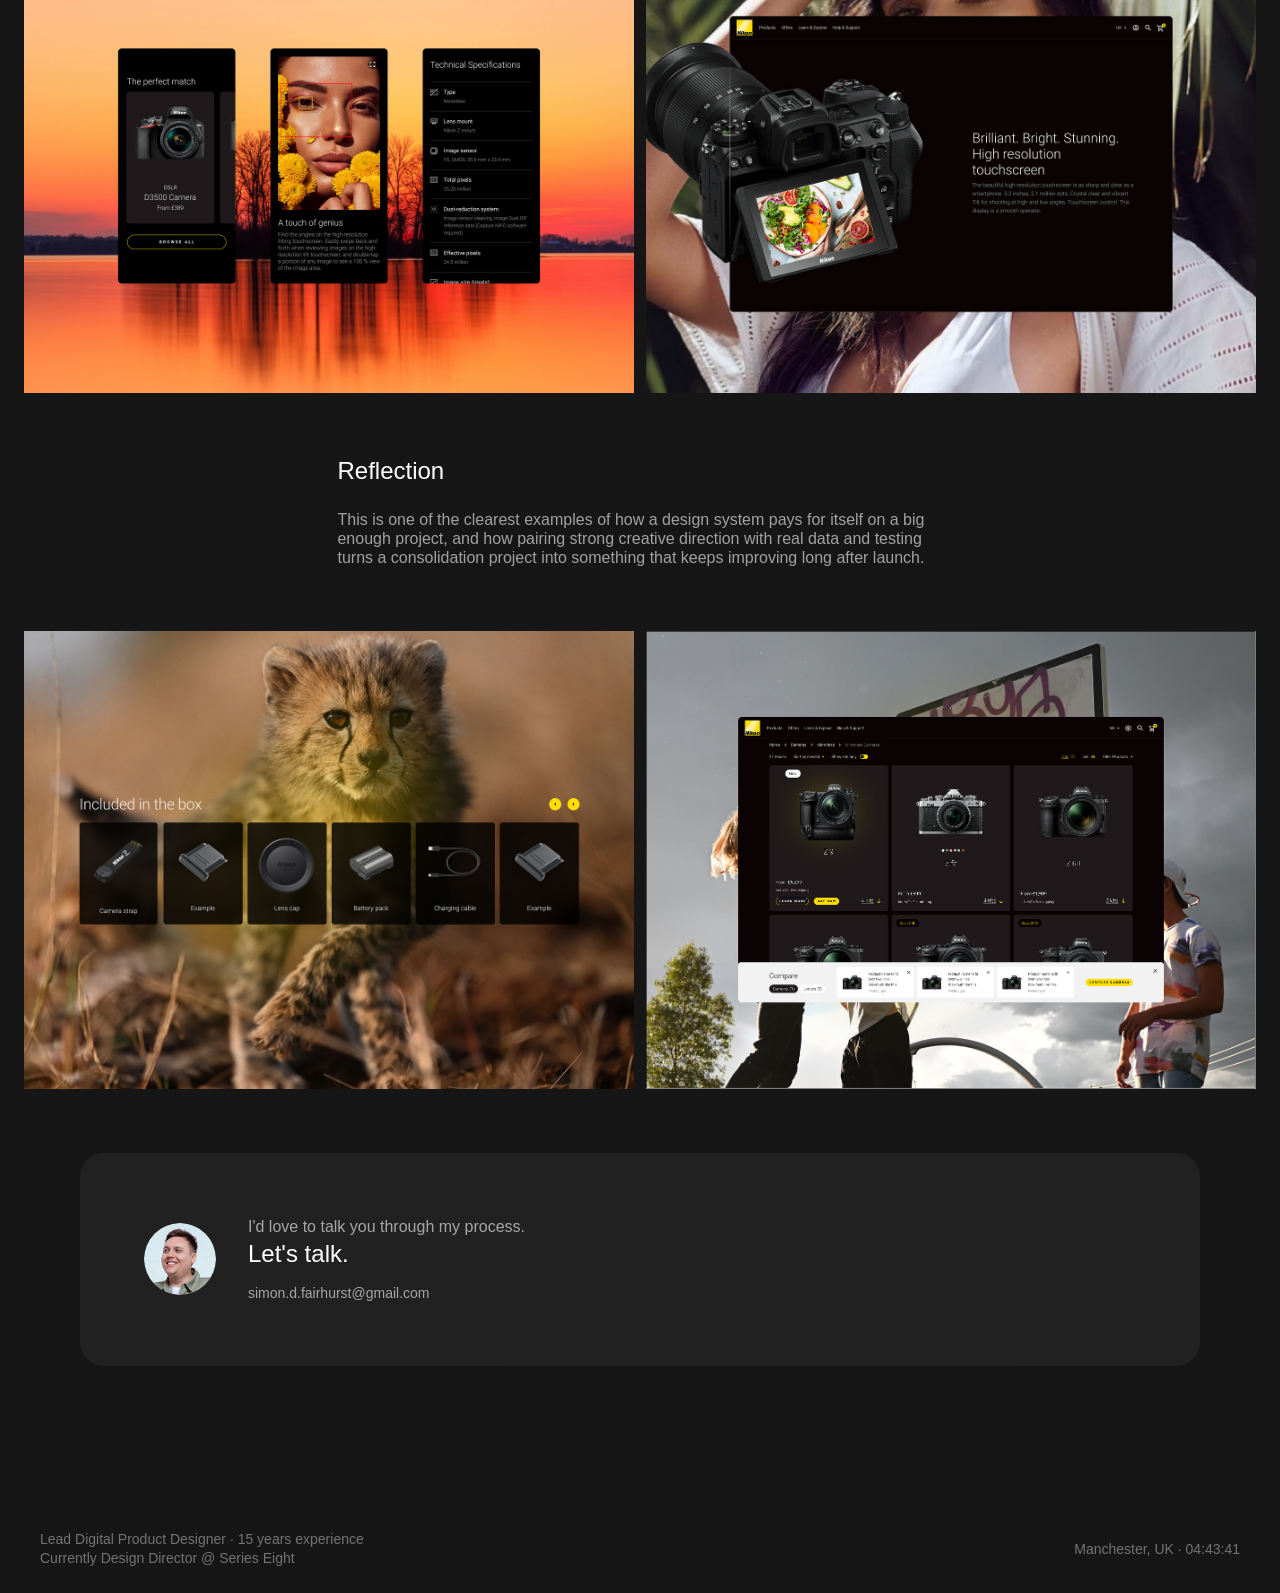
<file: case-studies/nikon.html>
<!DOCTYPE html>
<html lang="en">
<head>
  <meta charset="UTF-8">
  <meta name="viewport" content="width=device-width, initial-scale=1.0">
  <title>Nikon · Simon Fairhurst</title>

  <!-- Meta & SEO -->
  <meta name="description" content="Nikon's European operation was running off 36 separate regional sites, each with its own journeys and inconsistent standards. As Head of Design I set the…">
  <meta name="robots" content="noindex, nofollow">

  <!-- Open Graph -->
  <meta property="og:title" content="Nikon · Simon Fairhurst">
  <meta property="og:description" content="Nikon's European operation was running off 36 separate regional sites, each with its own journeys and inconsistent standards. As Head of Design I set the…">
  <meta property="og:image" content="../assets/og-image.png">
  <meta property="og:url" content="TODO: live page URL, once this is deployed">
  <meta property="og:type" content="website">
  <meta name="twitter:card" content="summary_large_image">

  <!-- Favicon -->
  <link rel="icon" type="image/png" href="../assets/favicon-512.png">
  <link rel="icon" type="image/x-icon" href="../assets/favicon.ico">
  <link rel="apple-touch-icon" href="../assets/apple-touch-icon.png">

  <link rel="stylesheet" href="../css/style.css">
  <style>:root{ --accent: #F5D900; --accent-glow: rgba(245,217,0,0.22); }</style>
</head>
<body>
  <a class="skip-link" href="#main">Skip to content</a>
  <div class="cs-glow" aria-hidden="true"></div>
    <header class="topbar">
    <div class="topbar__left">
      <a class="topbar__brand" href="../index.html"><span class="spark">✦</span><span class="topbar__brand-full">Simon Fairhurst · 2026</span><span class="topbar__brand-short">Simon F</span></a>
    </div>
    <div class="topbar__center">
      <nav class="switcher" aria-label="Case study switcher">
        <a href="outside-in.html" aria-label="Previous case study: Outside-In"><svg width="14" height="14" viewBox="0 0 18 18" fill="none" xmlns="http://www.w3.org/2000/svg" aria-hidden="true"><path d="M11 3.5L5.5 9L11 14.5" stroke="currentColor" stroke-width="1.4" stroke-linecap="round" stroke-linejoin="round"/></svg></a>
        <span class="switcher__name">Nikon</span>
        <a href="notwoways.html" aria-label="Next case study: NoTwoWays"><svg width="14" height="14" viewBox="0 0 18 18" fill="none" xmlns="http://www.w3.org/2000/svg" aria-hidden="true"><path d="M7 3.5L12.5 9L7 14.5" stroke="currentColor" stroke-width="1.4" stroke-linecap="round" stroke-linejoin="round"/></svg></a>
      </nav>
    </div>
    <div class="topbar__right">
      <p class="body-sm cs-topbar-clock" data-clock>Manchester, UK · 00:00:00</p>
      <a class="topbar__contact" href="mailto:simon.d.fairhurst@gmail.com">Contact</a>
    </div>
  </header>

  <main id="main" class="cs-wrap cs-wrap--has-hero">
    <div class="cs-hero">
      <img src="../assets/nikon/master.jpg" alt="Nikon" loading="eager">
    </div>
    <div class="cs-header">
      <p class="cs-header__label">Nikon</p>
      <h1 class="cs-header__title">36 Markets, One Design System</h1>
      <div class="cs-header__overview-col">
        <p class="cs-header__overview">Nikon's European operation was running off 36 separate regional sites, each with its own journeys and inconsistent standards. As Head of Design I set the creative direction and led the consolidation into a single, unified commerce and content platform, working hands on across the key flows, pages and design system alongside the wider team. The result was a 36% lift in conversion rate and an ~18% increase in average order value.</p>
        <div class="cs-results">
          <p class="cs-results__heading">Results</p>
        <ul>
          <li>+36% conversion rate</li>
          <li>+~18% average order value through checkout upselling</li>
          <li>36 regional markets unified under one platform</li>
          <li>New B2B purchasing capability built alongside consumer journey</li>
          <li>One design system governing all markets</li>
        </ul>
        </div>
      </div>
      <div class="cs-meta">
        <div class="cs-meta__row"><span class="cs-meta__label">Agency</span><span class="cs-meta__value">DEPT®</span></div>
        <div class="cs-meta__row"><span class="cs-meta__label">Title</span><span class="cs-meta__value">Head of Design</span></div>
        <div class="cs-meta__row"><span class="cs-meta__label">Platform</span><span class="cs-meta__value">Web — custom commerce build on Sitecore</span></div>
        <div class="cs-meta__row"><span class="cs-meta__label">Timeline</span><span class="cs-meta__value">2021–2022</span></div>
        <div class="cs-meta__row"><span class="cs-meta__label">Ownership</span><span class="cs-meta__value">Creative direction, UX strategy, Information Architecture, design system, cross-market platform consolidation, CRO</span></div>
        <div class="cs-meta__row"><span class="cs-meta__label">Team</span><span class="cs-meta__value">Designer, two UX designers, project manager, internal data team</span></div>
        <div class="cs-meta__row"><span class="cs-meta__label">Live site</span><span class="cs-meta__value"><a href="https://www.nikon.co.uk/en_GB" target="_blank" rel="noopener">www.nikon.co.uk/en_GB ↗</a></span></div>
      </div>
    </div>

    <div class="cs-visual">
      <img src="../assets/nikon/hero.jpg" alt="Nikon — hero visual" loading="lazy">
    </div>

    <div class="cs-section">
      <h2>The Challenge</h2>
        <p>Nikon Europe's digital presence had grown market by market with no shared structure, so every region had its own version of the journey, its own inconsistencies, and almost no visibility across the business as a whole. Each market also had its own regional manager with their own priorities and opinions on how their site should work, so getting everyone aligned behind one shared platform was as much a stakeholder challenge as a design one.</p>
        <p>The brand guidelines we had to work from were also badly out of date, which meant pushing for a more modern direction while still keeping things recognisably Nikon. On top of that, B2B was the core business driver behind the whole rebuild — so this wasn't just a redesign, it meant building genuinely new commerce capability into the front and back end from scratch. It was one of the largest projects in scope I worked on at DEPT®.</p>
    </div>

    <div class="cs-row2">
      <div class="cs-visual"><img src="../assets/nikon/challenge-1.jpg" alt="Nikon — supporting visual" loading="lazy"></div>
      <div class="cs-visual"><img src="../assets/nikon/challenge-2.jpg" alt="Nikon — supporting visual" loading="lazy"></div>
    </div>

    <div class="cs-section">
      <h2>The Approach</h2>
        <p>Given the scale, I broke the project into four phases, each with its own sprints, so the team could tackle the workload without losing momentum or control: Phase 1 — core site rebuild and ecommerce foundations, Phase 2 — Schools section and Account, Phase 3 — checkout journey, Phase 4 — B2B portals and purchasing systems.</p>
        <p>Getting 36 regional managers to align behind one shared structure meant the design system also had to work as a negotiation tool — a way to show each market what they'd gain from standardising, not just what they'd be giving up.</p>
        <p>I set the early creative concepts and direction, then worked hands on with the team on the most complex flows, the design system and key pages, while overseeing the rest of the design output as Head of Design. The design system was treated as the backbone of the project rather than a side deliverable — it's what kept design and development aligned across a build of this size and let standardised journeys scale across 36 markets instead of being rebuilt market by market.</p>
        <p>We worked closely with an internal data team throughout, using their insight to prioritise CRO opportunities on key pages. One of the clearest wins came in checkout, where introducing relevant accessory upsells lifted average order value by around 18%. We backed decisions like this with user testing and A/B testing rather than relying on instinct alone.</p>
    </div>

    <div class="cs-visual">
      <img src="../assets/nikon/approach-full.jpg" alt="Nikon — process visual" loading="lazy">
    </div>

    <div class="cs-section">
      <h2>The Outcome</h2>
        <p>The 36 separate market sites became one unified, scalable commerce platform, with new B2B purchasing capability built in alongside the consumer journey — centralised governance cut operational overhead across all markets, and A/B testing plus user testing are now baked in as an ongoing CRO foundation.</p>
    </div>

    <div class="cs-row2">
      <div class="cs-visual"><img src="../assets/nikon/outcome-1.jpg" alt="Nikon — outcome visual" loading="lazy"></div>
      <div class="cs-visual"><img src="../assets/nikon/outcome-2.jpg" alt="Nikon — outcome visual" loading="lazy"></div>
    </div>

    <div class="cs-section">
      <h2>Reflection</h2>
        <p>This is one of the clearest examples of how a design system pays for itself on a big enough project, and how pairing strong creative direction with real data and testing turns a consolidation project into something that keeps improving long after launch.</p>
    </div>

    <div class="cs-row2">
      <div class="cs-visual"><img src="../assets/nikon/reflection-1.jpg" alt="Nikon — final visual" loading="lazy"></div>
      <div class="cs-visual"><img src="../assets/nikon/reflection-2.jpg" alt="Nikon — final visual" loading="lazy"></div>
    </div>

    <div class="cs-cta">
      <img class="cs-cta__avatar" src="../assets/headshot.png" alt="Simon Fairhurst">
      <div class="cs-cta__text">
        <p class="cs-cta__intro">I'd love to talk you through my process.</p>
        <p class="cs-cta__headline">Let's talk.</p>
        <p class="cs-cta__email"><a href="mailto:simon.d.fairhurst@gmail.com">simon.d.fairhurst@gmail.com</a></p>
      </div>
    </div>
  </main>

    <footer class="bottombar bottombar--static">
    <div class="bottombar__left">
      <p class="bottombar__meta">Lead Digital Product Designer · 15 years experience<br>Currently Design Director @ Series Eight</p>
    </div>
    <div class="bottombar__center"></div>
    <div class="bottombar__right">
      <p class="bottombar__clock" data-clock>Manchester, UK · 00:00:00</p>
    </div>
  </footer>

  <script src="../js/main.js"></script>
</body>
</html>
</file>
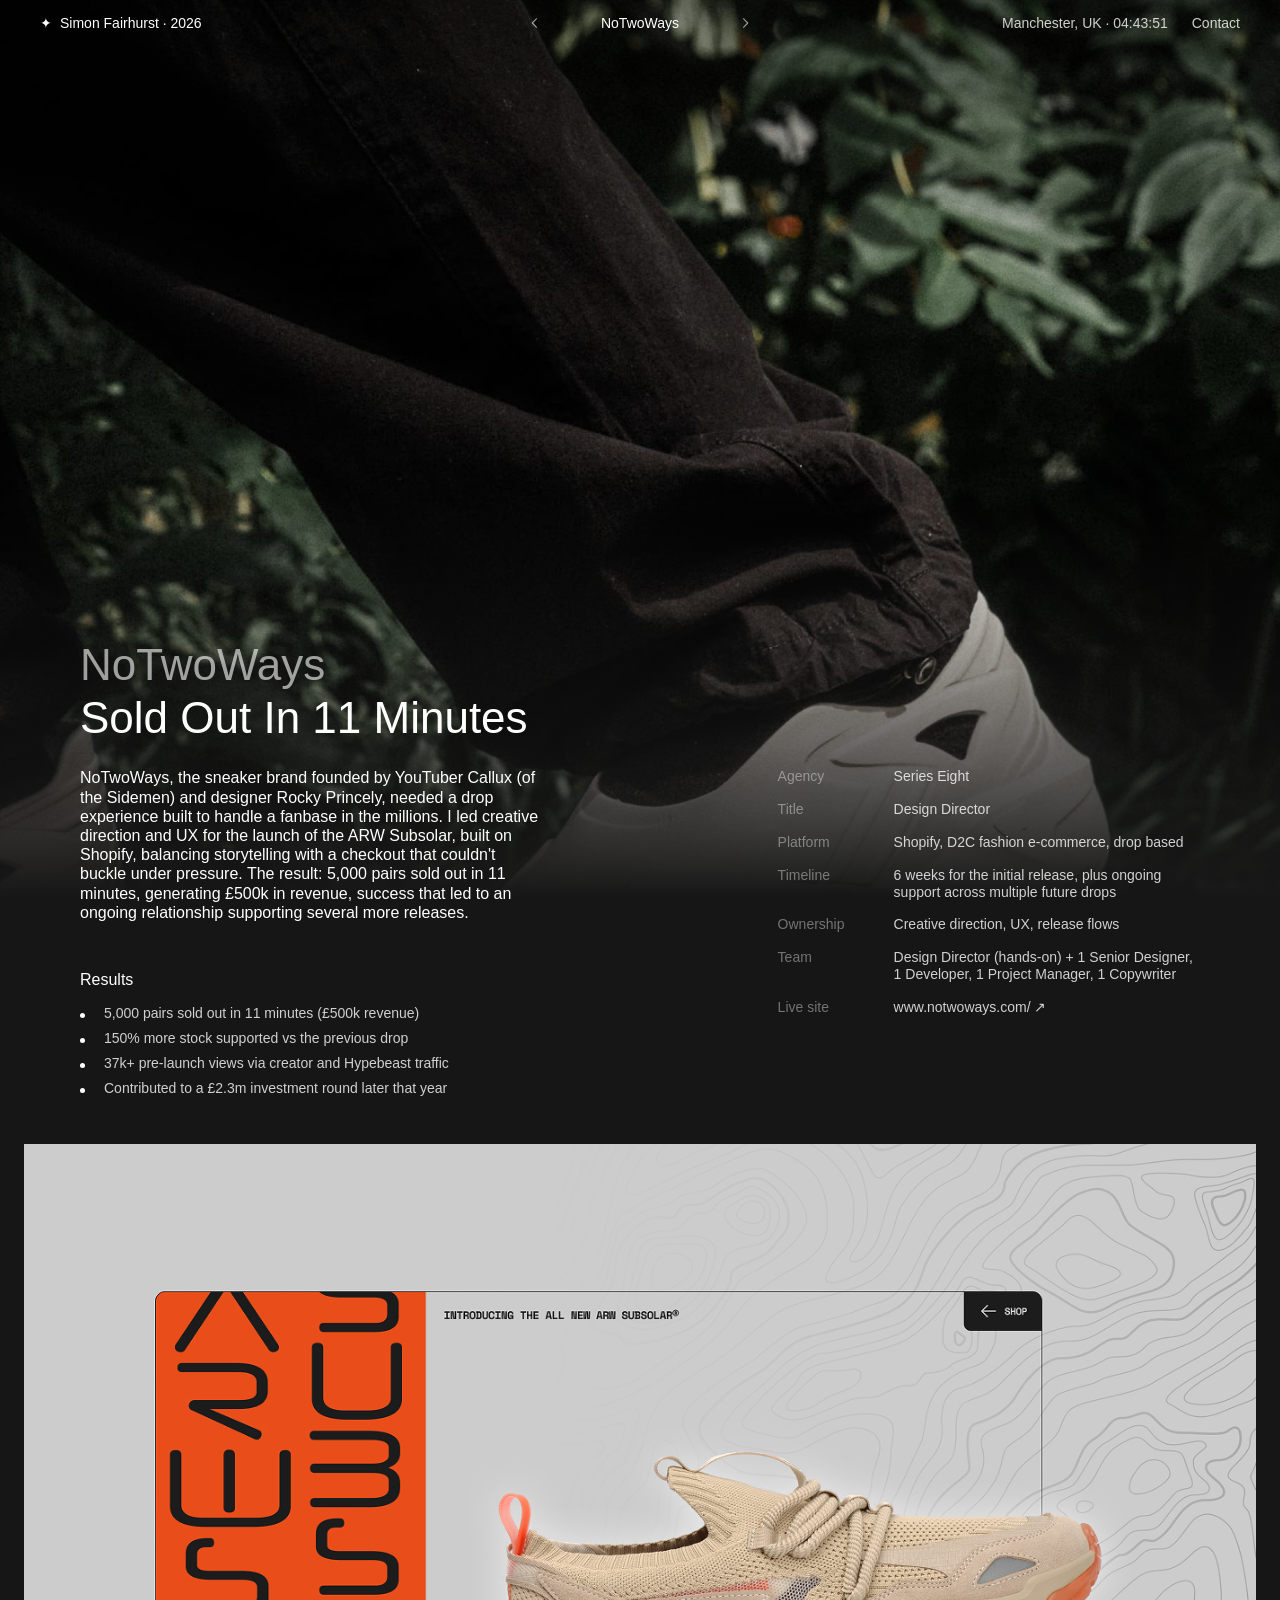
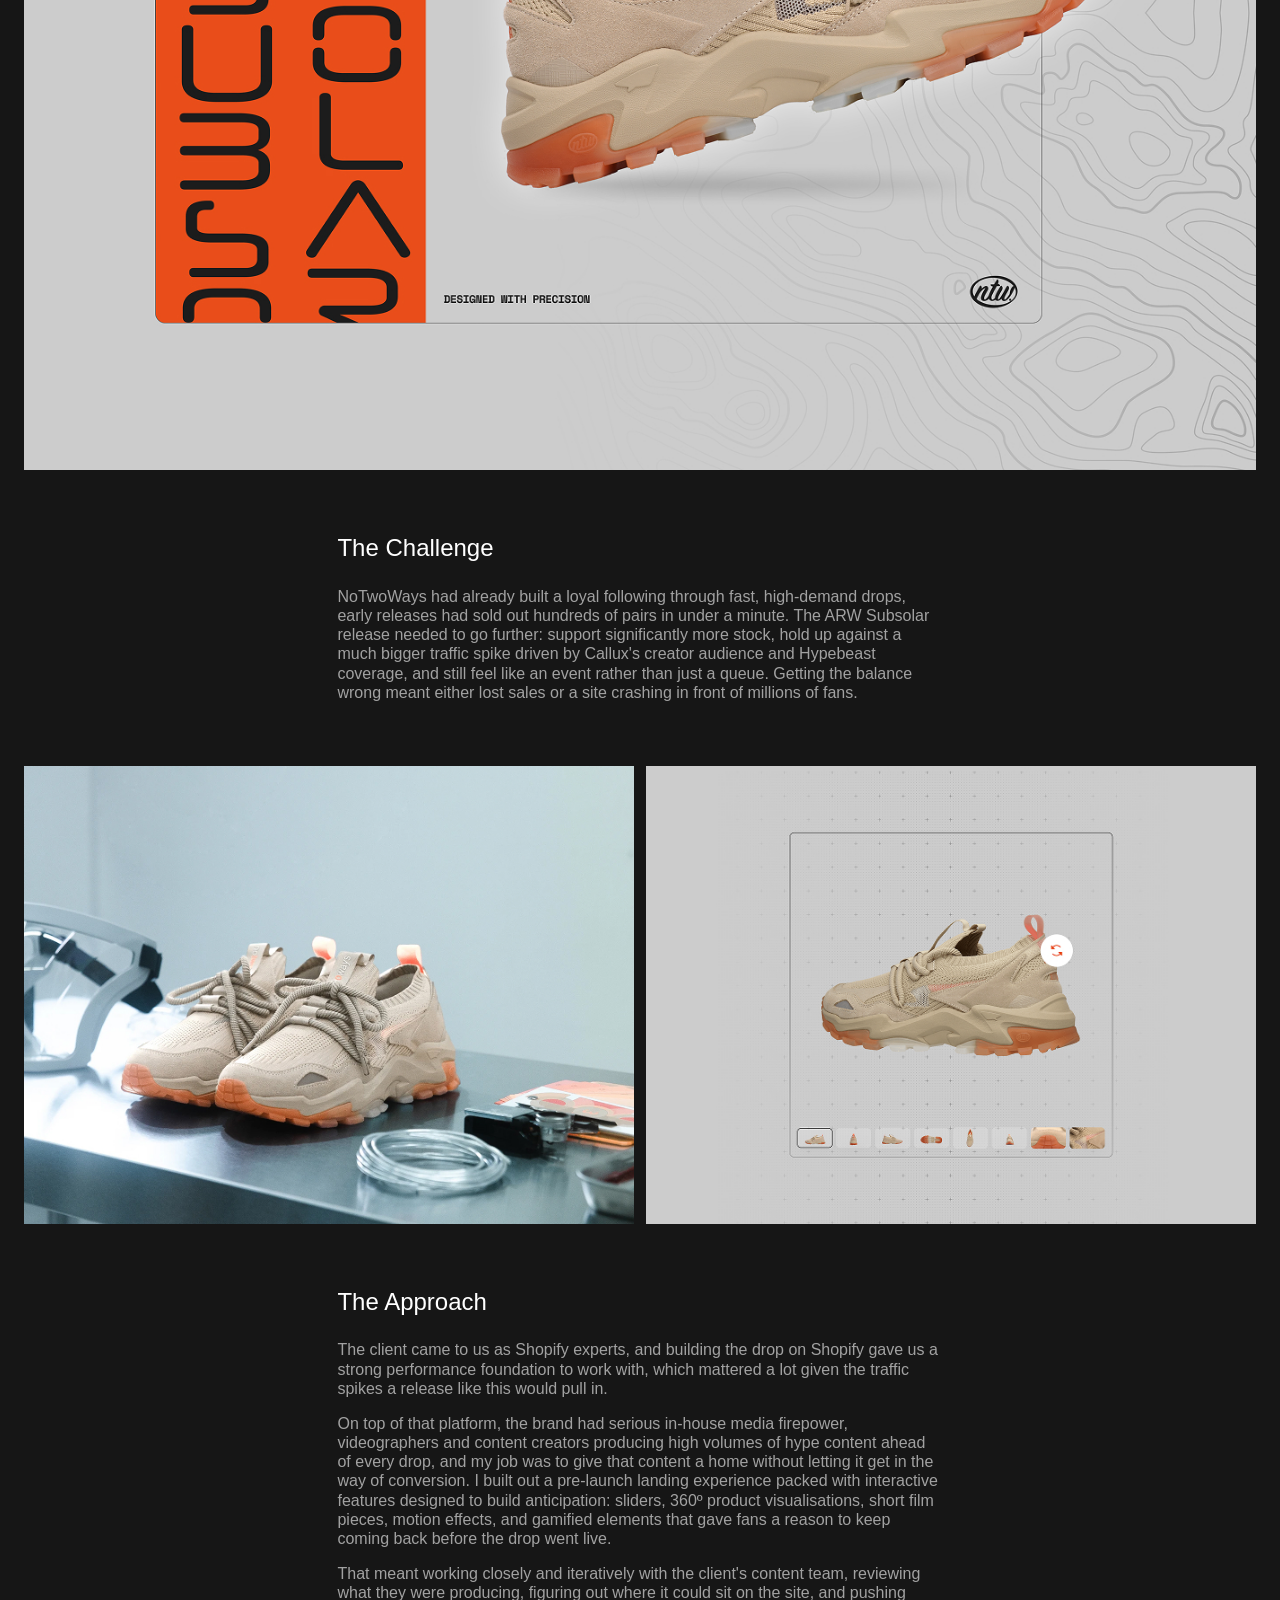
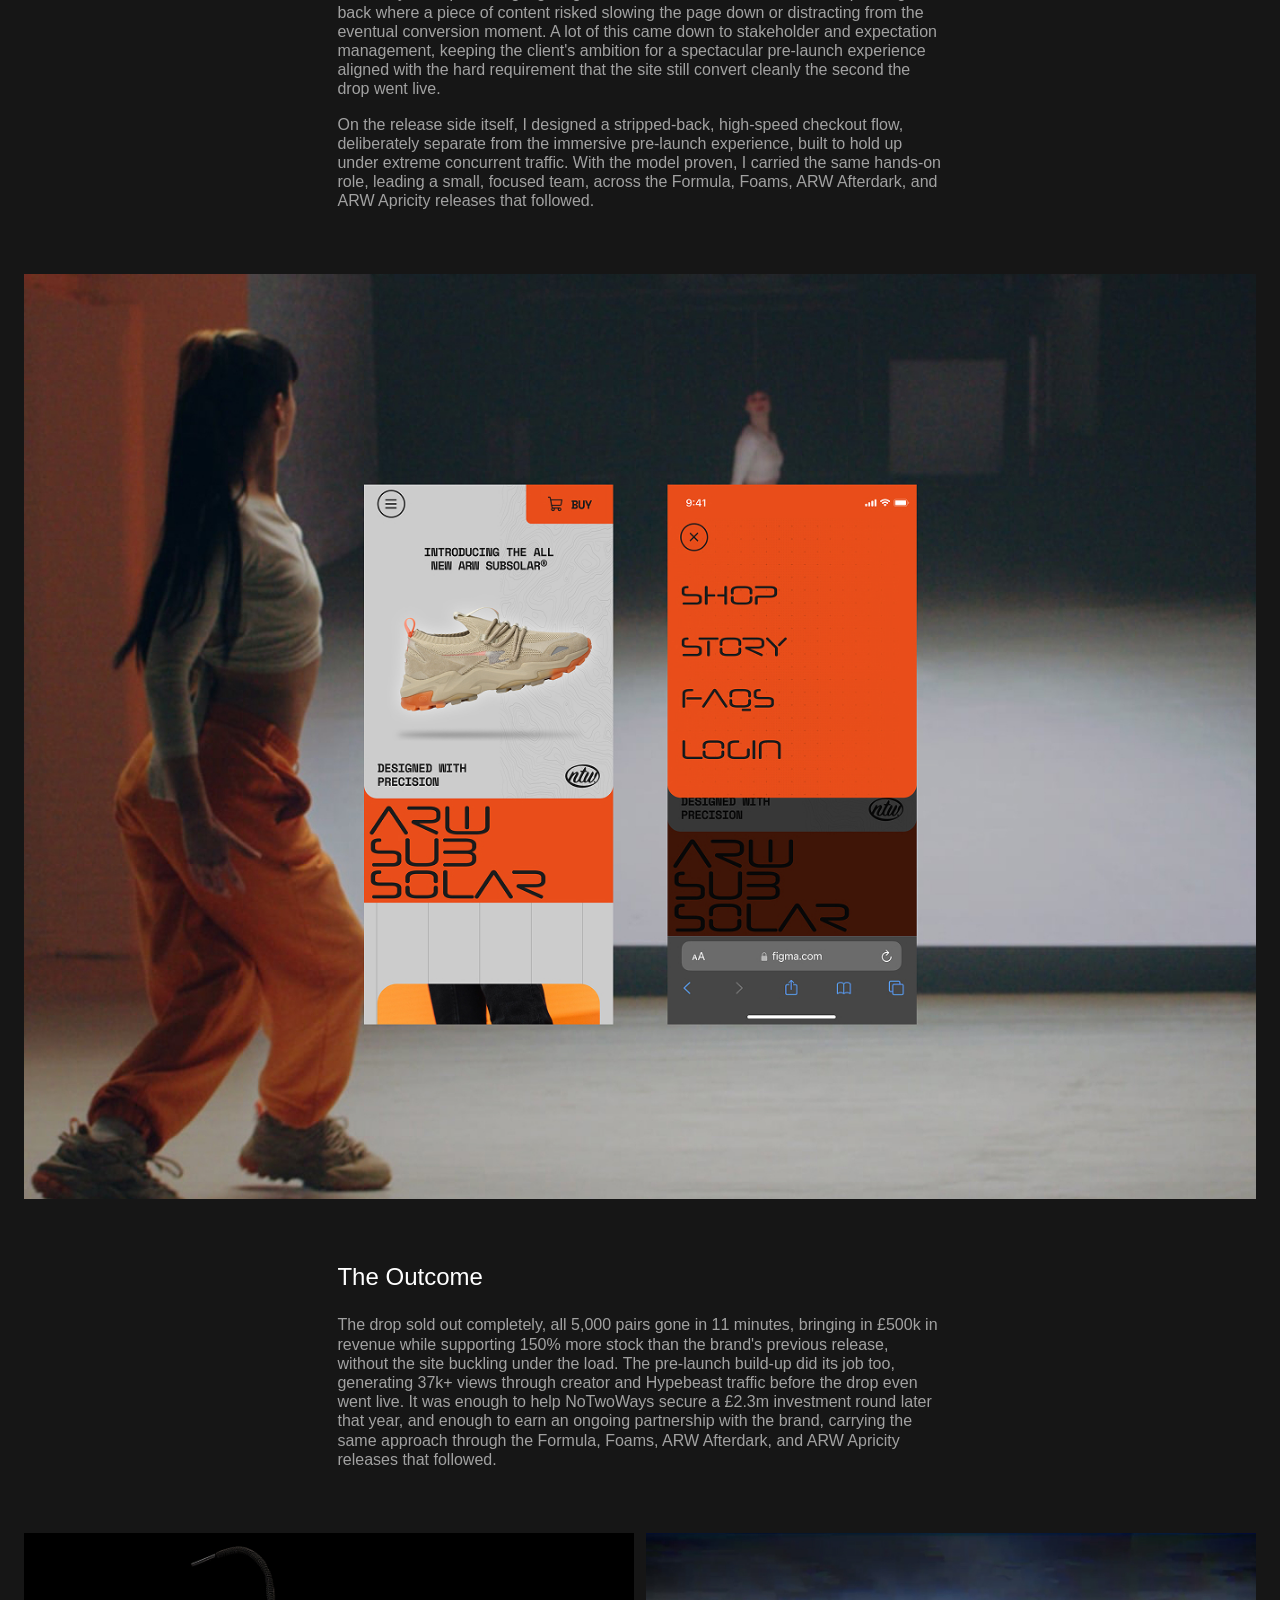
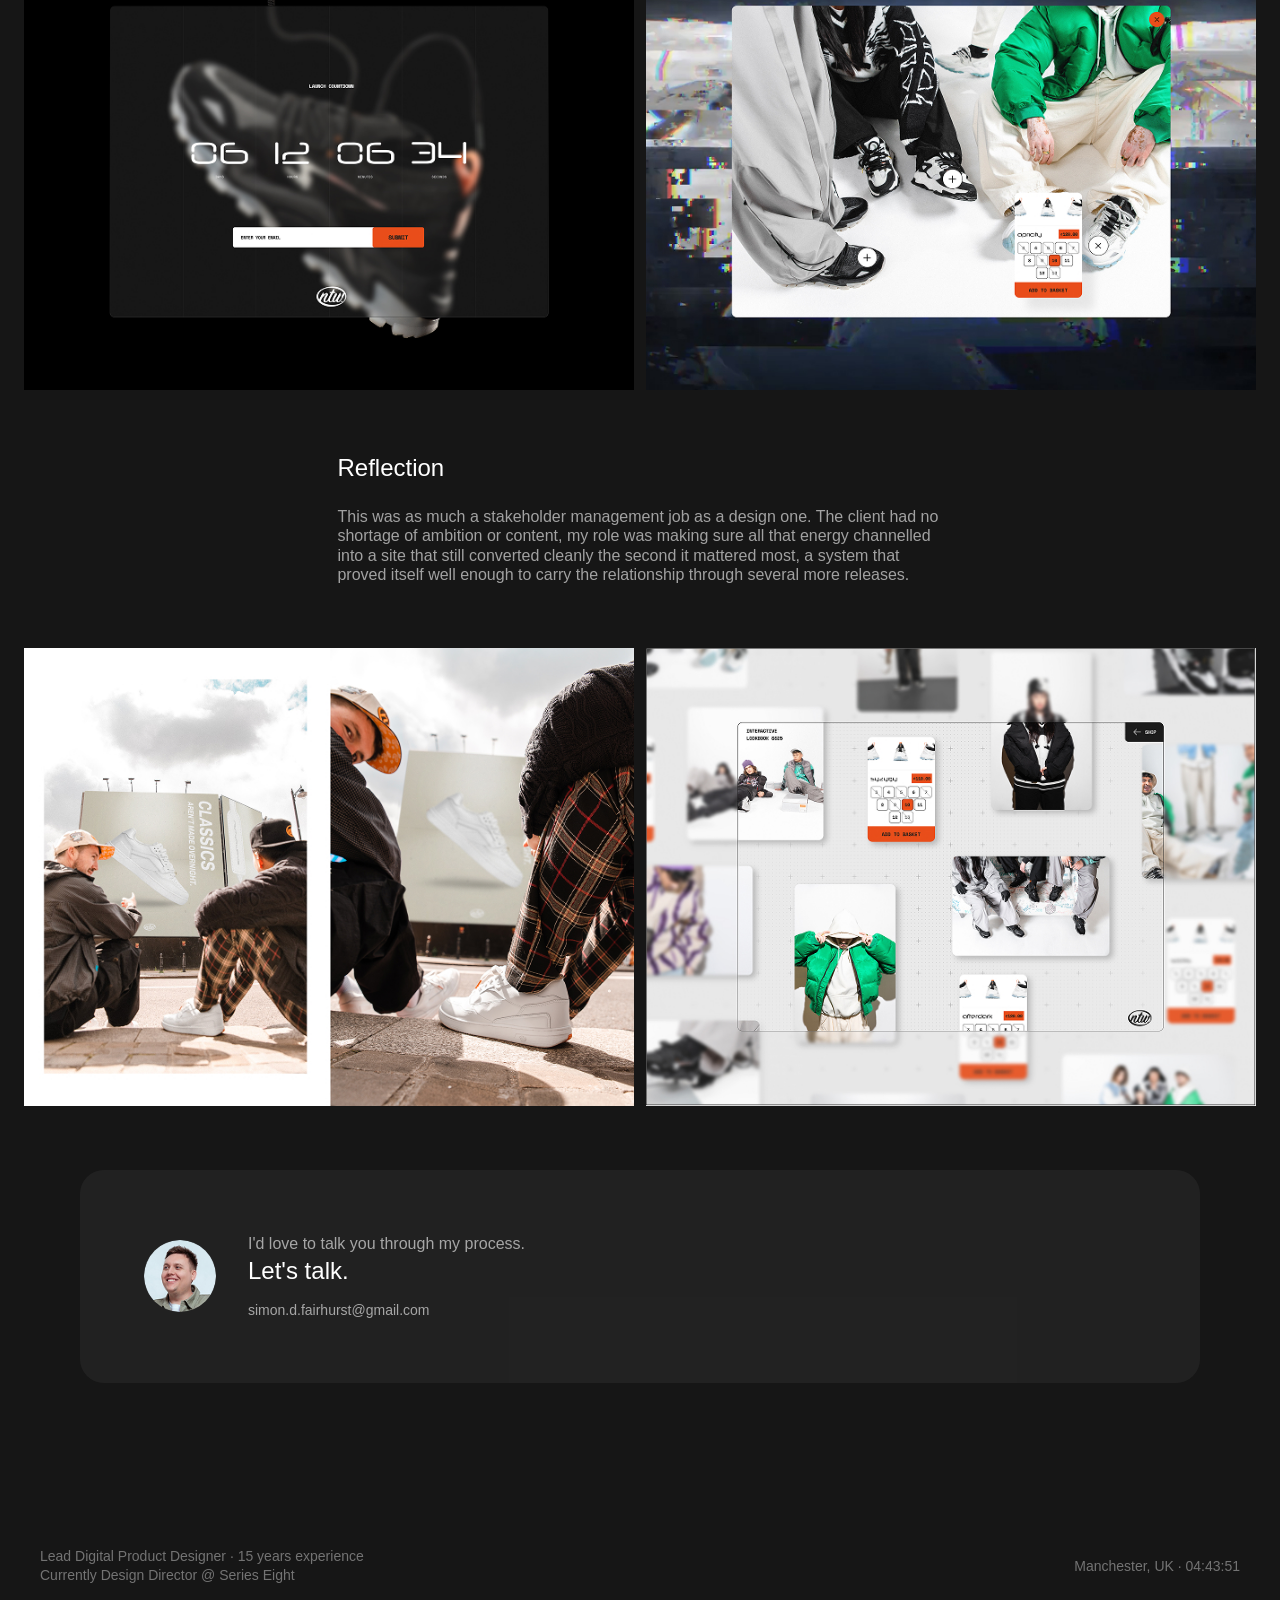
<file: case-studies/notwoways.html>
<!DOCTYPE html>
<html lang="en">
<head>
  <meta charset="UTF-8">
  <meta name="viewport" content="width=device-width, initial-scale=1.0">
  <title>NoTwoWays · Simon Fairhurst</title>

  <!-- Meta & SEO -->
  <meta name="description" content="NoTwoWays, the sneaker brand founded by YouTuber Callux (of the Sidemen) and designer Rocky Princely, needed a drop experience built to handle a fanbase…">
  <meta name="robots" content="noindex, nofollow">

  <!-- Open Graph -->
  <meta property="og:title" content="NoTwoWays · Simon Fairhurst">
  <meta property="og:description" content="NoTwoWays, the sneaker brand founded by YouTuber Callux (of the Sidemen) and designer Rocky Princely, needed a drop experience built to handle a fanbase…">
  <meta property="og:image" content="../assets/og-image.png">
  <meta property="og:url" content="TODO: live page URL, once this is deployed">
  <meta property="og:type" content="website">
  <meta name="twitter:card" content="summary_large_image">

  <!-- Favicon -->
  <link rel="icon" type="image/png" href="../assets/favicon-512.png">
  <link rel="icon" type="image/x-icon" href="../assets/favicon.ico">
  <link rel="apple-touch-icon" href="../assets/apple-touch-icon.png">

  <link rel="stylesheet" href="../css/style.css">
  <style>:root{ --accent: #E94E1A; --accent-glow: rgba(233,78,26,0.22); }</style>
</head>
<body>
  <a class="skip-link" href="#main">Skip to content</a>
  <div class="cs-glow" aria-hidden="true"></div>
    <header class="topbar">
    <div class="topbar__left">
      <a class="topbar__brand" href="../index.html"><span class="spark">✦</span><span class="topbar__brand-full">Simon Fairhurst · 2026</span><span class="topbar__brand-short">Simon F</span></a>
    </div>
    <div class="topbar__center">
      <nav class="switcher" aria-label="Case study switcher">
        <a href="nikon.html" aria-label="Previous case study: Nikon"><svg width="14" height="14" viewBox="0 0 18 18" fill="none" xmlns="http://www.w3.org/2000/svg" aria-hidden="true"><path d="M11 3.5L5.5 9L11 14.5" stroke="currentColor" stroke-width="1.4" stroke-linecap="round" stroke-linejoin="round"/></svg></a>
        <span class="switcher__name">NoTwoWays</span>
        <a href="steamforged-games.html" aria-label="Next case study: Steamforged Games"><svg width="14" height="14" viewBox="0 0 18 18" fill="none" xmlns="http://www.w3.org/2000/svg" aria-hidden="true"><path d="M7 3.5L12.5 9L7 14.5" stroke="currentColor" stroke-width="1.4" stroke-linecap="round" stroke-linejoin="round"/></svg></a>
      </nav>
    </div>
    <div class="topbar__right">
      <p class="body-sm cs-topbar-clock" data-clock>Manchester, UK · 00:00:00</p>
      <a class="topbar__contact" href="mailto:simon.d.fairhurst@gmail.com">Contact</a>
    </div>
  </header>

  <main id="main" class="cs-wrap cs-wrap--has-hero">
    <div class="cs-hero">
      <img src="../assets/notwoways/master.jpg" alt="NoTwoWays" loading="eager">
    </div>
    <div class="cs-header">
      <p class="cs-header__label">NoTwoWays</p>
      <h1 class="cs-header__title">Sold Out In 11 Minutes</h1>
      <div class="cs-header__overview-col">
        <p class="cs-header__overview">NoTwoWays, the sneaker brand founded by YouTuber Callux (of the Sidemen) and designer Rocky Princely, needed a drop experience built to handle a fanbase in the millions. I led creative direction and UX for the launch of the ARW Subsolar, built on Shopify, balancing storytelling with a checkout that couldn't buckle under pressure. The result: 5,000 pairs sold out in 11 minutes, generating £500k in revenue, success that led to an ongoing relationship supporting several more releases.</p>
        <div class="cs-results">
          <p class="cs-results__heading">Results</p>
        <ul>
          <li>5,000 pairs sold out in 11 minutes (£500k revenue)</li>
          <li>150% more stock supported vs the previous drop</li>
          <li>37k+ pre-launch views via creator and Hypebeast traffic</li>
          <li>Contributed to a £2.3m investment round later that year</li>
        </ul>
        </div>
      </div>
      <div class="cs-meta">
        <div class="cs-meta__row"><span class="cs-meta__label">Agency</span><span class="cs-meta__value">Series Eight</span></div>
        <div class="cs-meta__row"><span class="cs-meta__label">Title</span><span class="cs-meta__value">Design Director</span></div>
        <div class="cs-meta__row"><span class="cs-meta__label">Platform</span><span class="cs-meta__value">Shopify, D2C fashion e-commerce, drop based</span></div>
        <div class="cs-meta__row"><span class="cs-meta__label">Timeline</span><span class="cs-meta__value">6 weeks for the initial release, plus ongoing support across multiple future drops</span></div>
        <div class="cs-meta__row"><span class="cs-meta__label">Ownership</span><span class="cs-meta__value">Creative direction, UX, release flows</span></div>
        <div class="cs-meta__row"><span class="cs-meta__label">Team</span><span class="cs-meta__value">Design Director (hands-on) + 1 Senior Designer, 1 Developer, 1 Project Manager, 1 Copywriter</span></div>
        <div class="cs-meta__row"><span class="cs-meta__label">Live site</span><span class="cs-meta__value"><a href="https://www.notwoways.com/" target="_blank" rel="noopener">www.notwoways.com/ ↗</a></span></div>
      </div>
    </div>

    <div class="cs-visual">
      <img src="../assets/notwoways/hero.jpg" alt="NoTwoWays — hero visual" loading="lazy">
    </div>

    <div class="cs-section">
      <h2>The Challenge</h2>
        <p>NoTwoWays had already built a loyal following through fast, high-demand drops, early releases had sold out hundreds of pairs in under a minute. The ARW Subsolar release needed to go further: support significantly more stock, hold up against a much bigger traffic spike driven by Callux's creator audience and Hypebeast coverage, and still feel like an event rather than just a queue. Getting the balance wrong meant either lost sales or a site crashing in front of millions of fans.</p>
    </div>

    <div class="cs-row2">
      <div class="cs-visual"><img src="../assets/notwoways/challenge-1.jpg" alt="NoTwoWays — supporting visual" loading="lazy"></div>
      <div class="cs-visual"><img src="../assets/notwoways/challenge-2.jpg" alt="NoTwoWays — supporting visual" loading="lazy"></div>
    </div>

    <div class="cs-section">
      <h2>The Approach</h2>
        <p>The client came to us as Shopify experts, and building the drop on Shopify gave us a strong performance foundation to work with, which mattered a lot given the traffic spikes a release like this would pull in.</p>
        <p>On top of that platform, the brand had serious in-house media firepower, videographers and content creators producing high volumes of hype content ahead of every drop, and my job was to give that content a home without letting it get in the way of conversion. I built out a pre-launch landing experience packed with interactive features designed to build anticipation: sliders, 360º product visualisations, short film pieces, motion effects, and gamified elements that gave fans a reason to keep coming back before the drop went live.</p>
        <p>That meant working closely and iteratively with the client's content team, reviewing what they were producing, figuring out where it could sit on the site, and pushing back where a piece of content risked slowing the page down or distracting from the eventual conversion moment. A lot of this came down to stakeholder and expectation management, keeping the client's ambition for a spectacular pre-launch experience aligned with the hard requirement that the site still convert cleanly the second the drop went live.</p>
        <p>On the release side itself, I designed a stripped-back, high-speed checkout flow, deliberately separate from the immersive pre-launch experience, built to hold up under extreme concurrent traffic. With the model proven, I carried the same hands-on role, leading a small, focused team, across the Formula, Foams, ARW Afterdark, and ARW Apricity releases that followed.</p>
    </div>

    <div class="cs-visual">
      <img src="../assets/notwoways/approach-full.jpg" alt="NoTwoWays — process visual" loading="lazy">
    </div>

    <div class="cs-section">
      <h2>The Outcome</h2>
        <p>The drop sold out completely, all 5,000 pairs gone in 11 minutes, bringing in £500k in revenue while supporting 150% more stock than the brand's previous release, without the site buckling under the load. The pre-launch build-up did its job too, generating 37k+ views through creator and Hypebeast traffic before the drop even went live. It was enough to help NoTwoWays secure a £2.3m investment round later that year, and enough to earn an ongoing partnership with the brand, carrying the same approach through the Formula, Foams, ARW Afterdark, and ARW Apricity releases that followed.</p>
    </div>

    <div class="cs-row2">
      <div class="cs-visual"><img src="../assets/notwoways/outcome-1.jpg" alt="NoTwoWays — outcome visual" loading="lazy"></div>
      <div class="cs-visual"><img src="../assets/notwoways/outcome-2.jpg" alt="NoTwoWays — outcome visual" loading="lazy"></div>
    </div>

    <div class="cs-section">
      <h2>Reflection</h2>
        <p>This was as much a stakeholder management job as a design one. The client had no shortage of ambition or content, my role was making sure all that energy channelled into a site that still converted cleanly the second it mattered most, a system that proved itself well enough to carry the relationship through several more releases.</p>
    </div>

    <div class="cs-row2">
      <div class="cs-visual"><img src="../assets/notwoways/reflection-1.jpg" alt="NoTwoWays — final visual" loading="lazy"></div>
      <div class="cs-visual"><img src="../assets/notwoways/reflection-2.jpg" alt="NoTwoWays — final visual" loading="lazy"></div>
    </div>

    <div class="cs-cta">
      <img class="cs-cta__avatar" src="../assets/headshot.png" alt="Simon Fairhurst">
      <div class="cs-cta__text">
        <p class="cs-cta__intro">I'd love to talk you through my process.</p>
        <p class="cs-cta__headline">Let's talk.</p>
        <p class="cs-cta__email"><a href="mailto:simon.d.fairhurst@gmail.com">simon.d.fairhurst@gmail.com</a></p>
      </div>
    </div>
  </main>

    <footer class="bottombar bottombar--static">
    <div class="bottombar__left">
      <p class="bottombar__meta">Lead Digital Product Designer · 15 years experience<br>Currently Design Director @ Series Eight</p>
    </div>
    <div class="bottombar__center"></div>
    <div class="bottombar__right">
      <p class="bottombar__clock" data-clock>Manchester, UK · 00:00:00</p>
    </div>
  </footer>

  <script src="../js/main.js"></script>
</body>
</html>
</file>
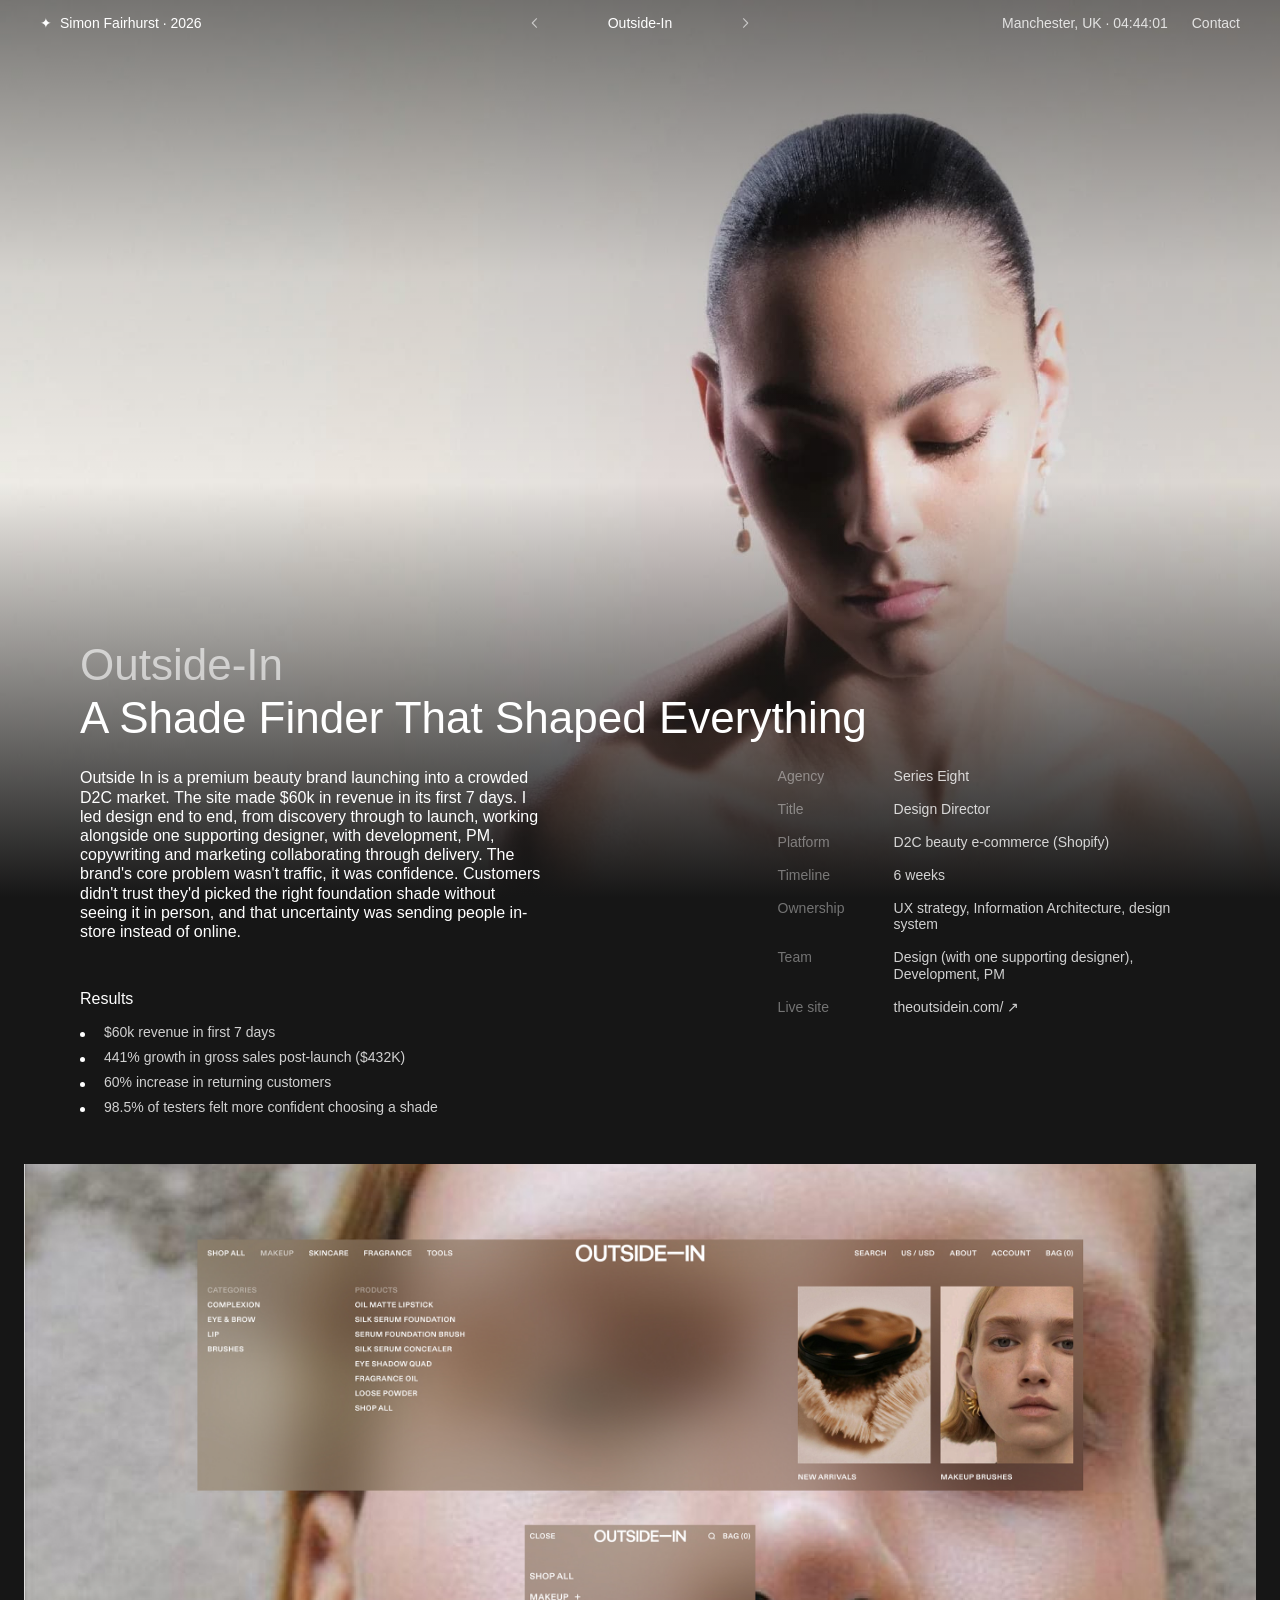
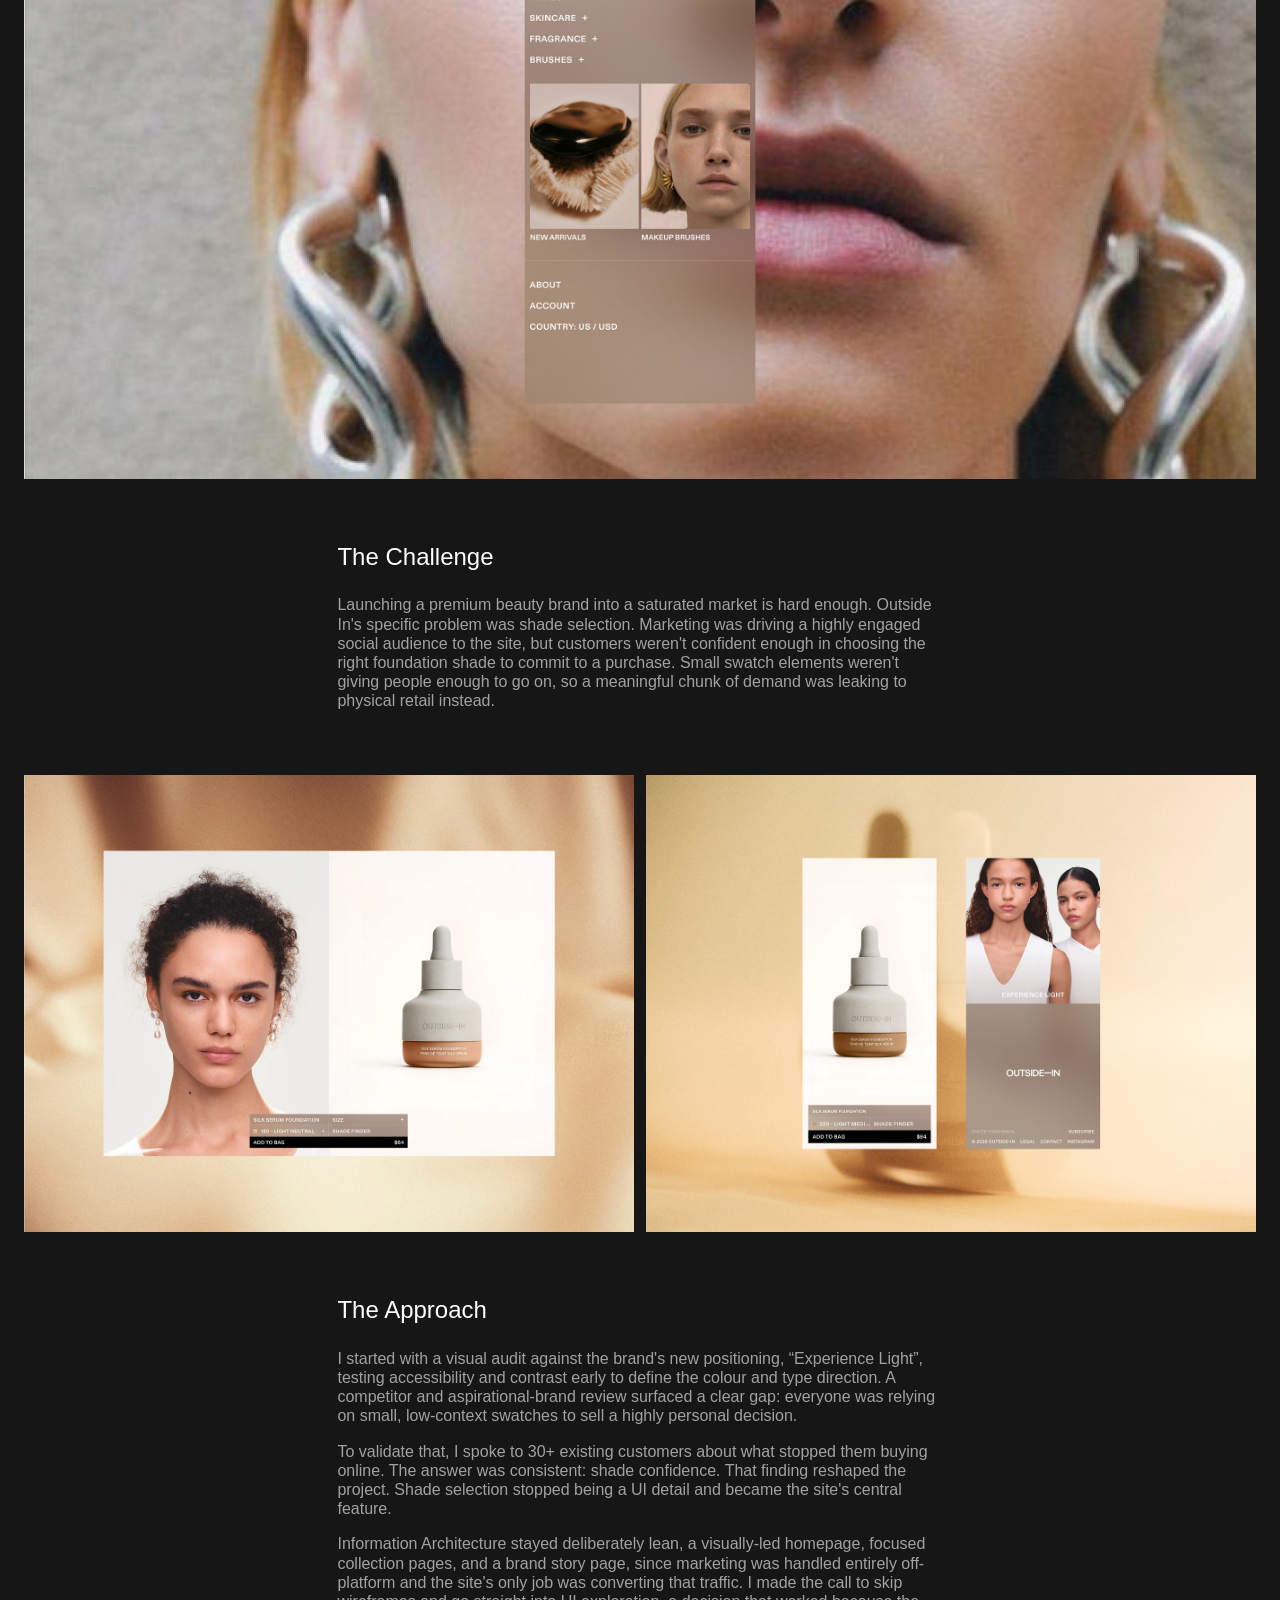
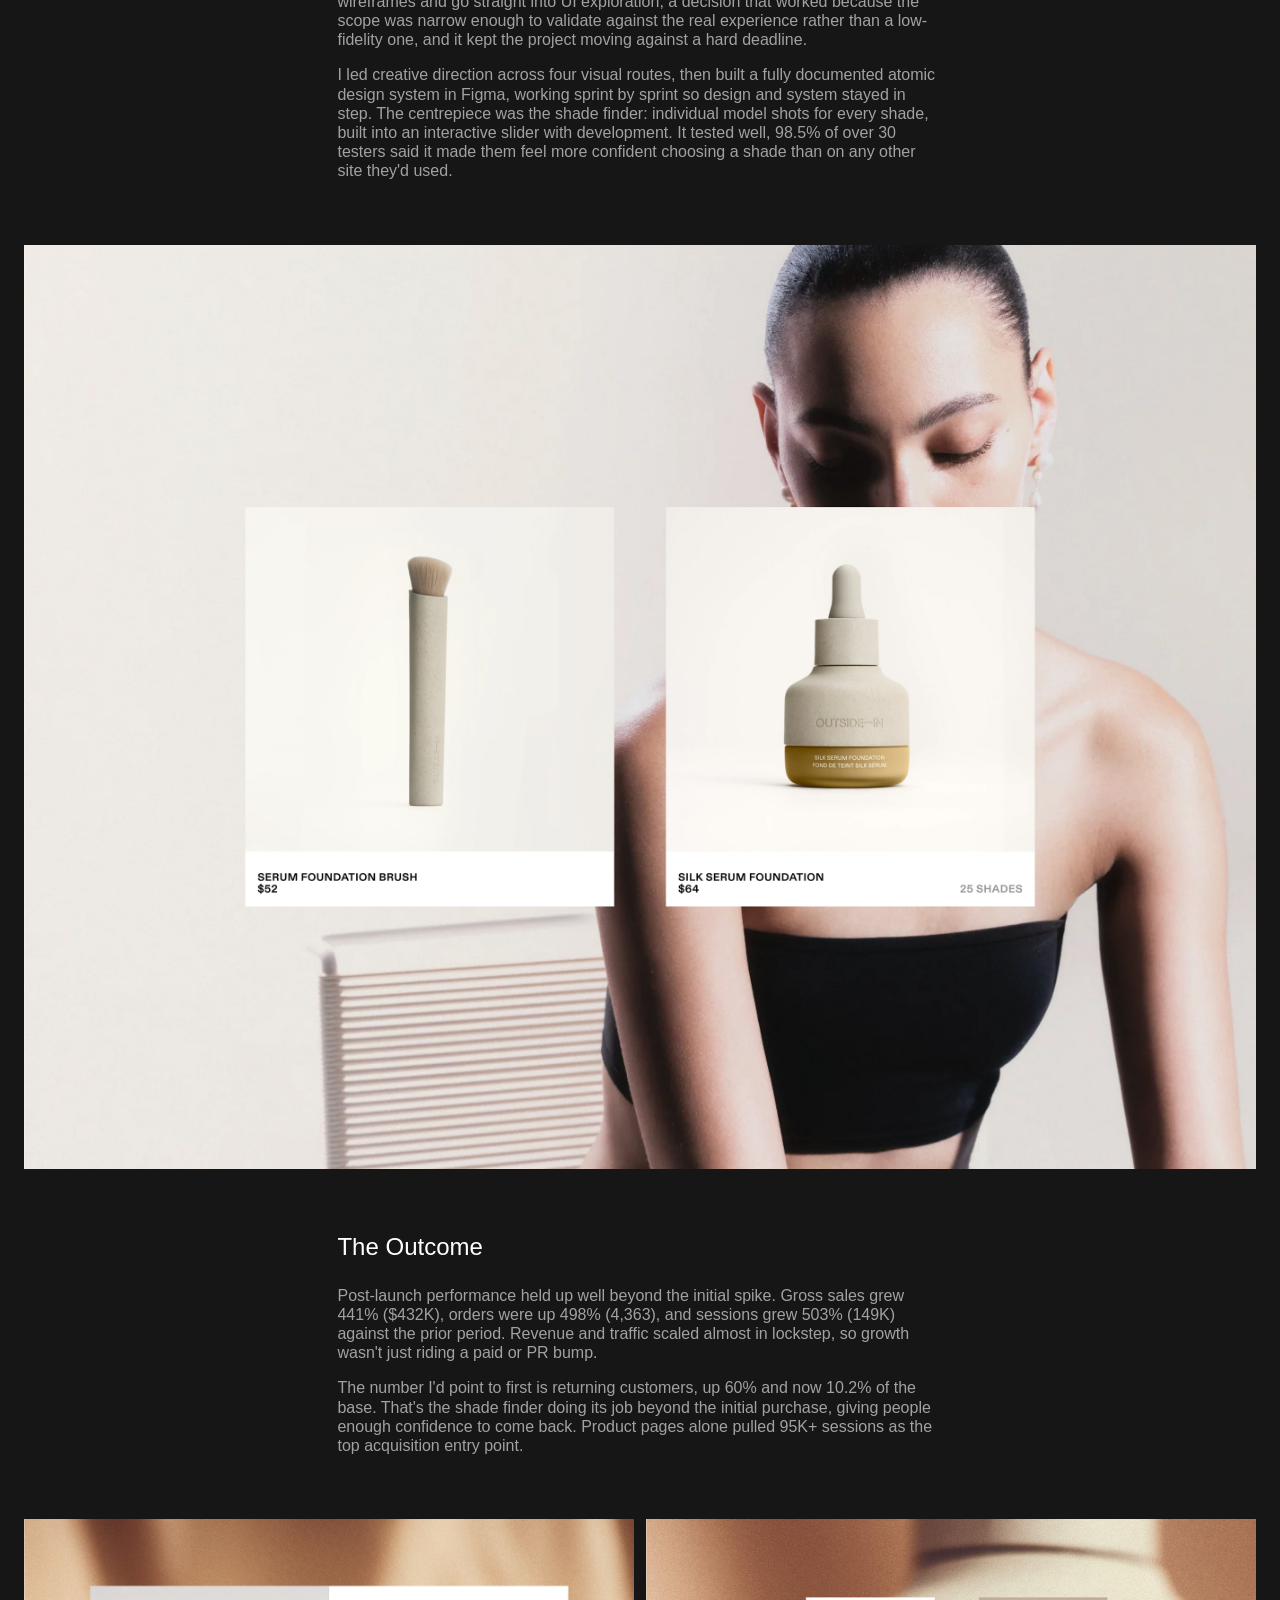
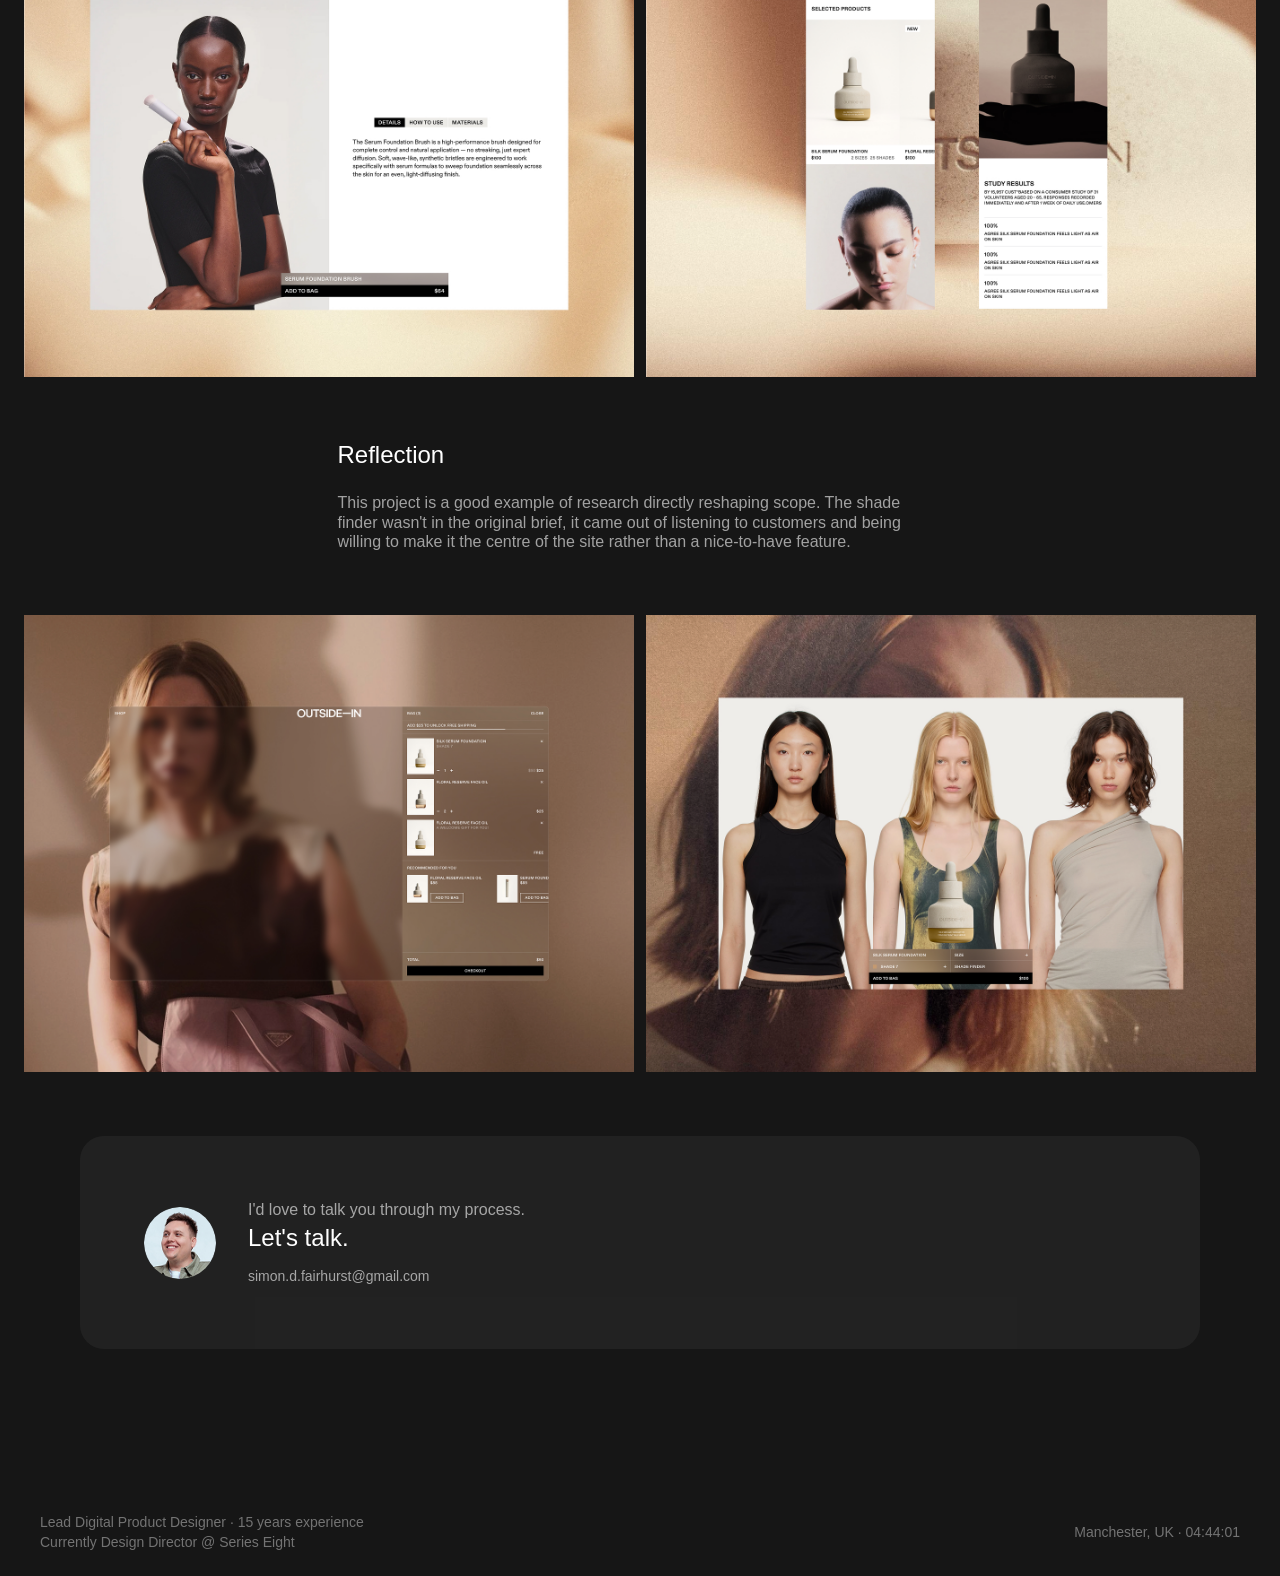
<file: case-studies/outside-in.html>
<!DOCTYPE html>
<html lang="en">
<head>
  <meta charset="UTF-8">
  <meta name="viewport" content="width=device-width, initial-scale=1.0">
  <title>Outside-In · Simon Fairhurst</title>

  <!-- Meta & SEO -->
  <meta name="description" content="Outside In is a premium beauty brand launching into a crowded D2C market. The site made $60k in revenue in its first 7 days. I led design end to end, from…">
  <meta name="robots" content="noindex, nofollow">

  <!-- Open Graph -->
  <meta property="og:title" content="Outside-In · Simon Fairhurst">
  <meta property="og:description" content="Outside In is a premium beauty brand launching into a crowded D2C market. The site made $60k in revenue in its first 7 days. I led design end to end, from…">
  <meta property="og:image" content="../assets/og-image.png">
  <meta property="og:url" content="TODO: live page URL, once this is deployed">
  <meta property="og:type" content="website">
  <meta name="twitter:card" content="summary_large_image">

  <!-- Favicon -->
  <link rel="icon" type="image/png" href="../assets/favicon-512.png">
  <link rel="icon" type="image/x-icon" href="../assets/favicon.ico">
  <link rel="apple-touch-icon" href="../assets/apple-touch-icon.png">

  <link rel="stylesheet" href="../css/style.css">
  <style>:root{ --accent: #BEAC8E; --accent-glow: rgba(190,172,142,0.22); }</style>
</head>
<body>
  <a class="skip-link" href="#main">Skip to content</a>
  <div class="cs-glow" aria-hidden="true"></div>
    <header class="topbar">
    <div class="topbar__left">
      <a class="topbar__brand" href="../index.html"><span class="spark">✦</span><span class="topbar__brand-full">Simon Fairhurst · 2026</span><span class="topbar__brand-short">Simon F</span></a>
    </div>
    <div class="topbar__center">
      <nav class="switcher" aria-label="Case study switcher">
        <a href="playstation-gear.html" aria-label="Previous case study: PlayStation Gear"><svg width="14" height="14" viewBox="0 0 18 18" fill="none" xmlns="http://www.w3.org/2000/svg" aria-hidden="true"><path d="M11 3.5L5.5 9L11 14.5" stroke="currentColor" stroke-width="1.4" stroke-linecap="round" stroke-linejoin="round"/></svg></a>
        <span class="switcher__name">Outside-In</span>
        <a href="nikon.html" aria-label="Next case study: Nikon"><svg width="14" height="14" viewBox="0 0 18 18" fill="none" xmlns="http://www.w3.org/2000/svg" aria-hidden="true"><path d="M7 3.5L12.5 9L7 14.5" stroke="currentColor" stroke-width="1.4" stroke-linecap="round" stroke-linejoin="round"/></svg></a>
      </nav>
    </div>
    <div class="topbar__right">
      <p class="body-sm cs-topbar-clock" data-clock>Manchester, UK · 00:00:00</p>
      <a class="topbar__contact" href="mailto:simon.d.fairhurst@gmail.com">Contact</a>
    </div>
  </header>

  <main id="main" class="cs-wrap cs-wrap--has-hero">
    <div class="cs-hero">
      <img src="../assets/outside-in/master.jpg" alt="Outside-In" loading="eager">
    </div>
    <div class="cs-header">
      <p class="cs-header__label">Outside-In</p>
      <h1 class="cs-header__title">A Shade Finder That Shaped Everything</h1>
      <div class="cs-header__overview-col">
        <p class="cs-header__overview">Outside In is a premium beauty brand launching into a crowded D2C market. The site made $60k in revenue in its first 7 days. I led design end to end, from discovery through to launch, working alongside one supporting designer, with development, PM, copywriting and marketing collaborating through delivery. The brand's core problem wasn't traffic, it was confidence. Customers didn't trust they'd picked the right foundation shade without seeing it in person, and that uncertainty was sending people in-store instead of online.</p>
        <div class="cs-results">
          <p class="cs-results__heading">Results</p>
        <ul>
          <li>$60k revenue in first 7 days</li>
          <li>441% growth in gross sales post-launch ($432K)</li>
          <li>60% increase in returning customers</li>
          <li>98.5% of testers felt more confident choosing a shade</li>
        </ul>
        </div>
      </div>
      <div class="cs-meta">
        <div class="cs-meta__row"><span class="cs-meta__label">Agency</span><span class="cs-meta__value">Series Eight</span></div>
        <div class="cs-meta__row"><span class="cs-meta__label">Title</span><span class="cs-meta__value">Design Director</span></div>
        <div class="cs-meta__row"><span class="cs-meta__label">Platform</span><span class="cs-meta__value">D2C beauty e-commerce (Shopify)</span></div>
        <div class="cs-meta__row"><span class="cs-meta__label">Timeline</span><span class="cs-meta__value">6 weeks</span></div>
        <div class="cs-meta__row"><span class="cs-meta__label">Ownership</span><span class="cs-meta__value">UX strategy, Information Architecture, design system</span></div>
        <div class="cs-meta__row"><span class="cs-meta__label">Team</span><span class="cs-meta__value">Design (with one supporting designer), Development, PM</span></div>
        <div class="cs-meta__row"><span class="cs-meta__label">Live site</span><span class="cs-meta__value"><a href="https://theoutsidein.com/" target="_blank" rel="noopener">theoutsidein.com/ ↗</a></span></div>
      </div>
    </div>

    <div class="cs-visual">
      <img src="../assets/outside-in/hero.jpg" alt="Outside-In — hero visual" loading="lazy">
    </div>

    <div class="cs-section">
      <h2>The Challenge</h2>
        <p>Launching a premium beauty brand into a saturated market is hard enough. Outside In's specific problem was shade selection. Marketing was driving a highly engaged social audience to the site, but customers weren't confident enough in choosing the right foundation shade to commit to a purchase. Small swatch elements weren't giving people enough to go on, so a meaningful chunk of demand was leaking to physical retail instead.</p>
    </div>

    <div class="cs-row2">
      <div class="cs-visual"><img src="../assets/outside-in/challenge-1.jpg" alt="Outside-In — supporting visual" loading="lazy"></div>
      <div class="cs-visual"><img src="../assets/outside-in/challenge-2.jpg" alt="Outside-In — supporting visual" loading="lazy"></div>
    </div>

    <div class="cs-section">
      <h2>The Approach</h2>
        <p>I started with a visual audit against the brand's new positioning, “Experience Light”, testing accessibility and contrast early to define the colour and type direction. A competitor and aspirational-brand review surfaced a clear gap: everyone was relying on small, low-context swatches to sell a highly personal decision.</p>
        <p>To validate that, I spoke to 30+ existing customers about what stopped them buying online. The answer was consistent: shade confidence. That finding reshaped the project. Shade selection stopped being a UI detail and became the site's central feature.</p>
        <p>Information Architecture stayed deliberately lean, a visually-led homepage, focused collection pages, and a brand story page, since marketing was handled entirely off-platform and the site's only job was converting that traffic. I made the call to skip wireframes and go straight into UI exploration, a decision that worked because the scope was narrow enough to validate against the real experience rather than a low-fidelity one, and it kept the project moving against a hard deadline.</p>
        <p>I led creative direction across four visual routes, then built a fully documented atomic design system in Figma, working sprint by sprint so design and system stayed in step. The centrepiece was the shade finder: individual model shots for every shade, built into an interactive slider with development. It tested well, 98.5% of over 30 testers said it made them feel more confident choosing a shade than on any other site they'd used.</p>
    </div>

    <div class="cs-visual">
      <img src="../assets/outside-in/approach-full.jpg" alt="Outside-In — process visual" loading="lazy">
    </div>

    <div class="cs-section">
      <h2>The Outcome</h2>
        <p>Post-launch performance held up well beyond the initial spike. Gross sales grew 441% ($432K), orders were up 498% (4,363), and sessions grew 503% (149K) against the prior period. Revenue and traffic scaled almost in lockstep, so growth wasn't just riding a paid or PR bump.</p>
        <p>The number I'd point to first is returning customers, up 60% and now 10.2% of the base. That's the shade finder doing its job beyond the initial purchase, giving people enough confidence to come back. Product pages alone pulled 95K+ sessions as the top acquisition entry point.</p>
    </div>

    <div class="cs-row2">
      <div class="cs-visual"><img src="../assets/outside-in/outcome-1.jpg" alt="Outside-In — outcome visual" loading="lazy"></div>
      <div class="cs-visual"><img src="../assets/outside-in/outcome-2.jpg" alt="Outside-In — outcome visual" loading="lazy"></div>
    </div>

    <div class="cs-section">
      <h2>Reflection</h2>
        <p>This project is a good example of research directly reshaping scope. The shade finder wasn't in the original brief, it came out of listening to customers and being willing to make it the centre of the site rather than a nice-to-have feature.</p>
    </div>

    <div class="cs-row2">
      <div class="cs-visual"><img src="../assets/outside-in/reflection-1.jpg" alt="Outside-In — final visual" loading="lazy"></div>
      <div class="cs-visual"><img src="../assets/outside-in/reflection-2.jpg" alt="Outside-In — final visual" loading="lazy"></div>
    </div>

    <div class="cs-cta">
      <img class="cs-cta__avatar" src="../assets/headshot.png" alt="Simon Fairhurst">
      <div class="cs-cta__text">
        <p class="cs-cta__intro">I'd love to talk you through my process.</p>
        <p class="cs-cta__headline">Let's talk.</p>
        <p class="cs-cta__email"><a href="mailto:simon.d.fairhurst@gmail.com">simon.d.fairhurst@gmail.com</a></p>
      </div>
    </div>
  </main>

    <footer class="bottombar bottombar--static">
    <div class="bottombar__left">
      <p class="bottombar__meta">Lead Digital Product Designer · 15 years experience<br>Currently Design Director @ Series Eight</p>
    </div>
    <div class="bottombar__center"></div>
    <div class="bottombar__right">
      <p class="bottombar__clock" data-clock>Manchester, UK · 00:00:00</p>
    </div>
  </footer>

  <script src="../js/main.js"></script>
</body>
</html>
</file>
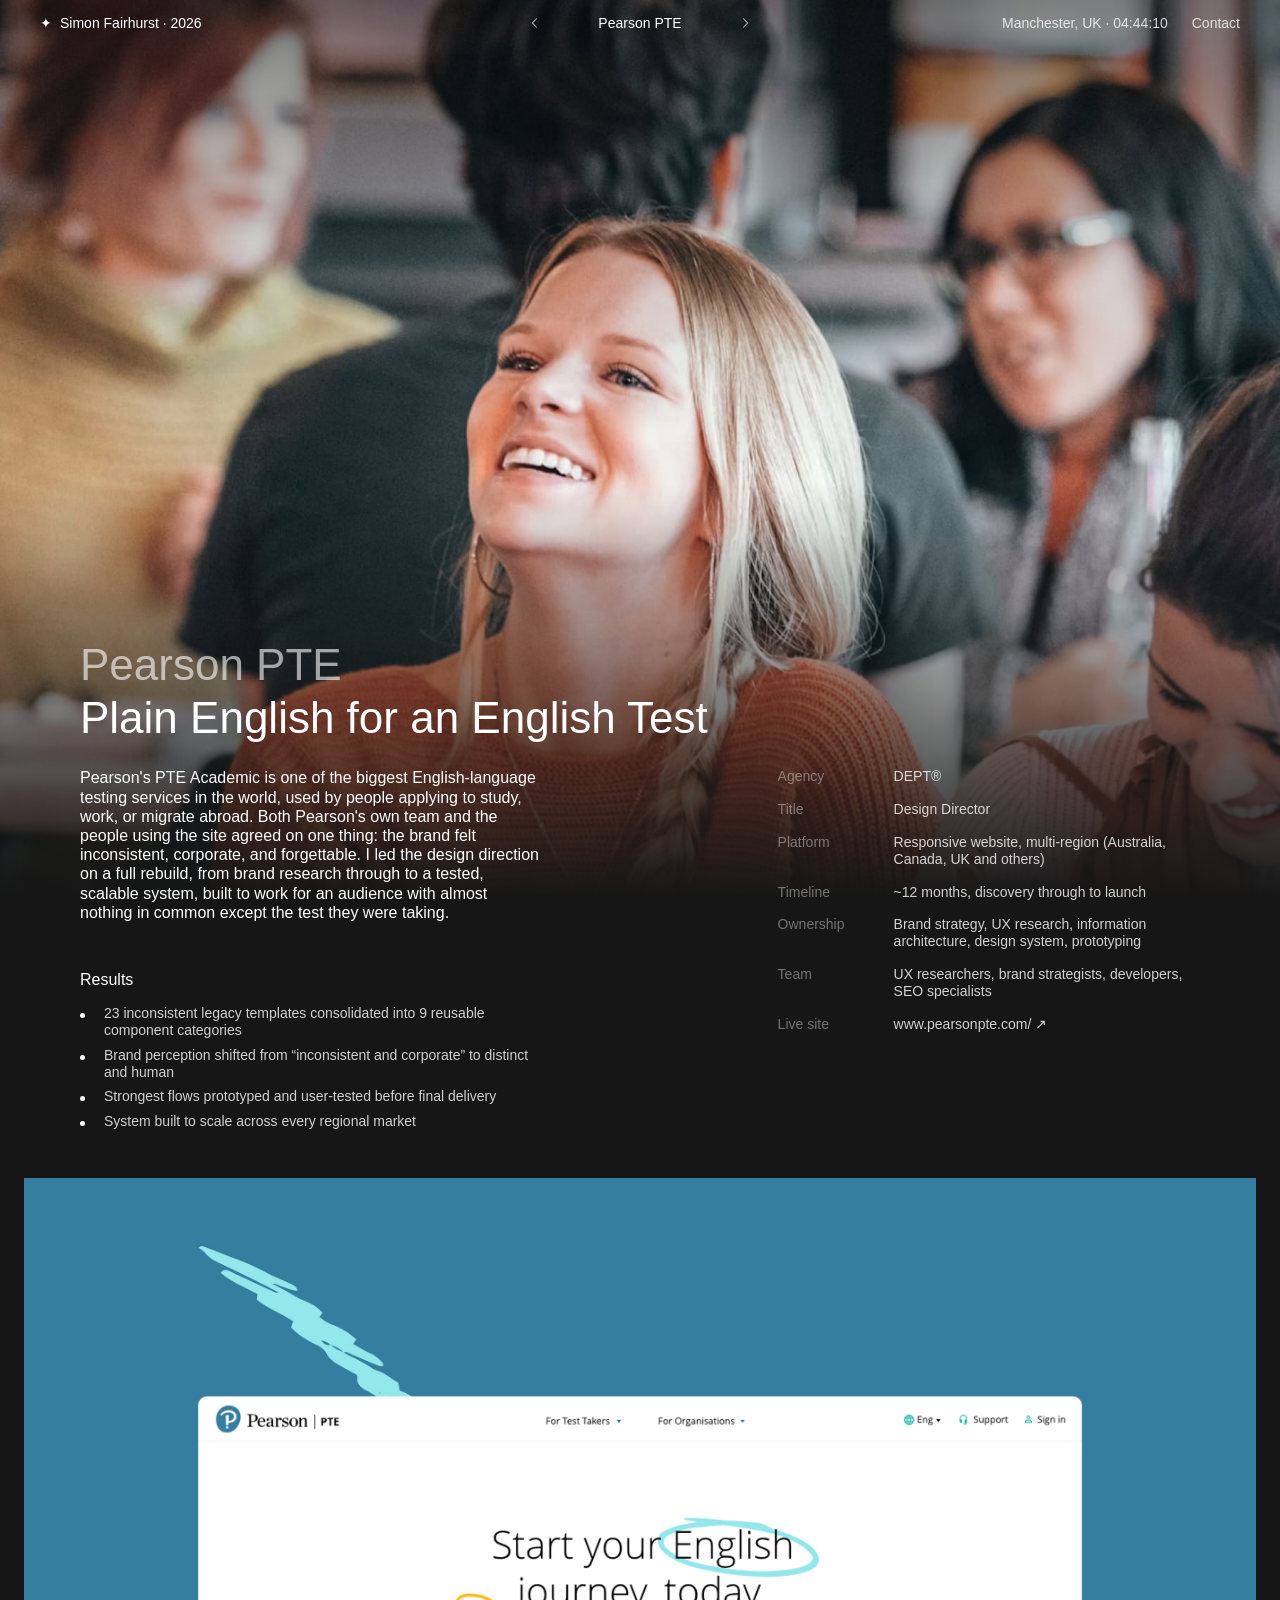
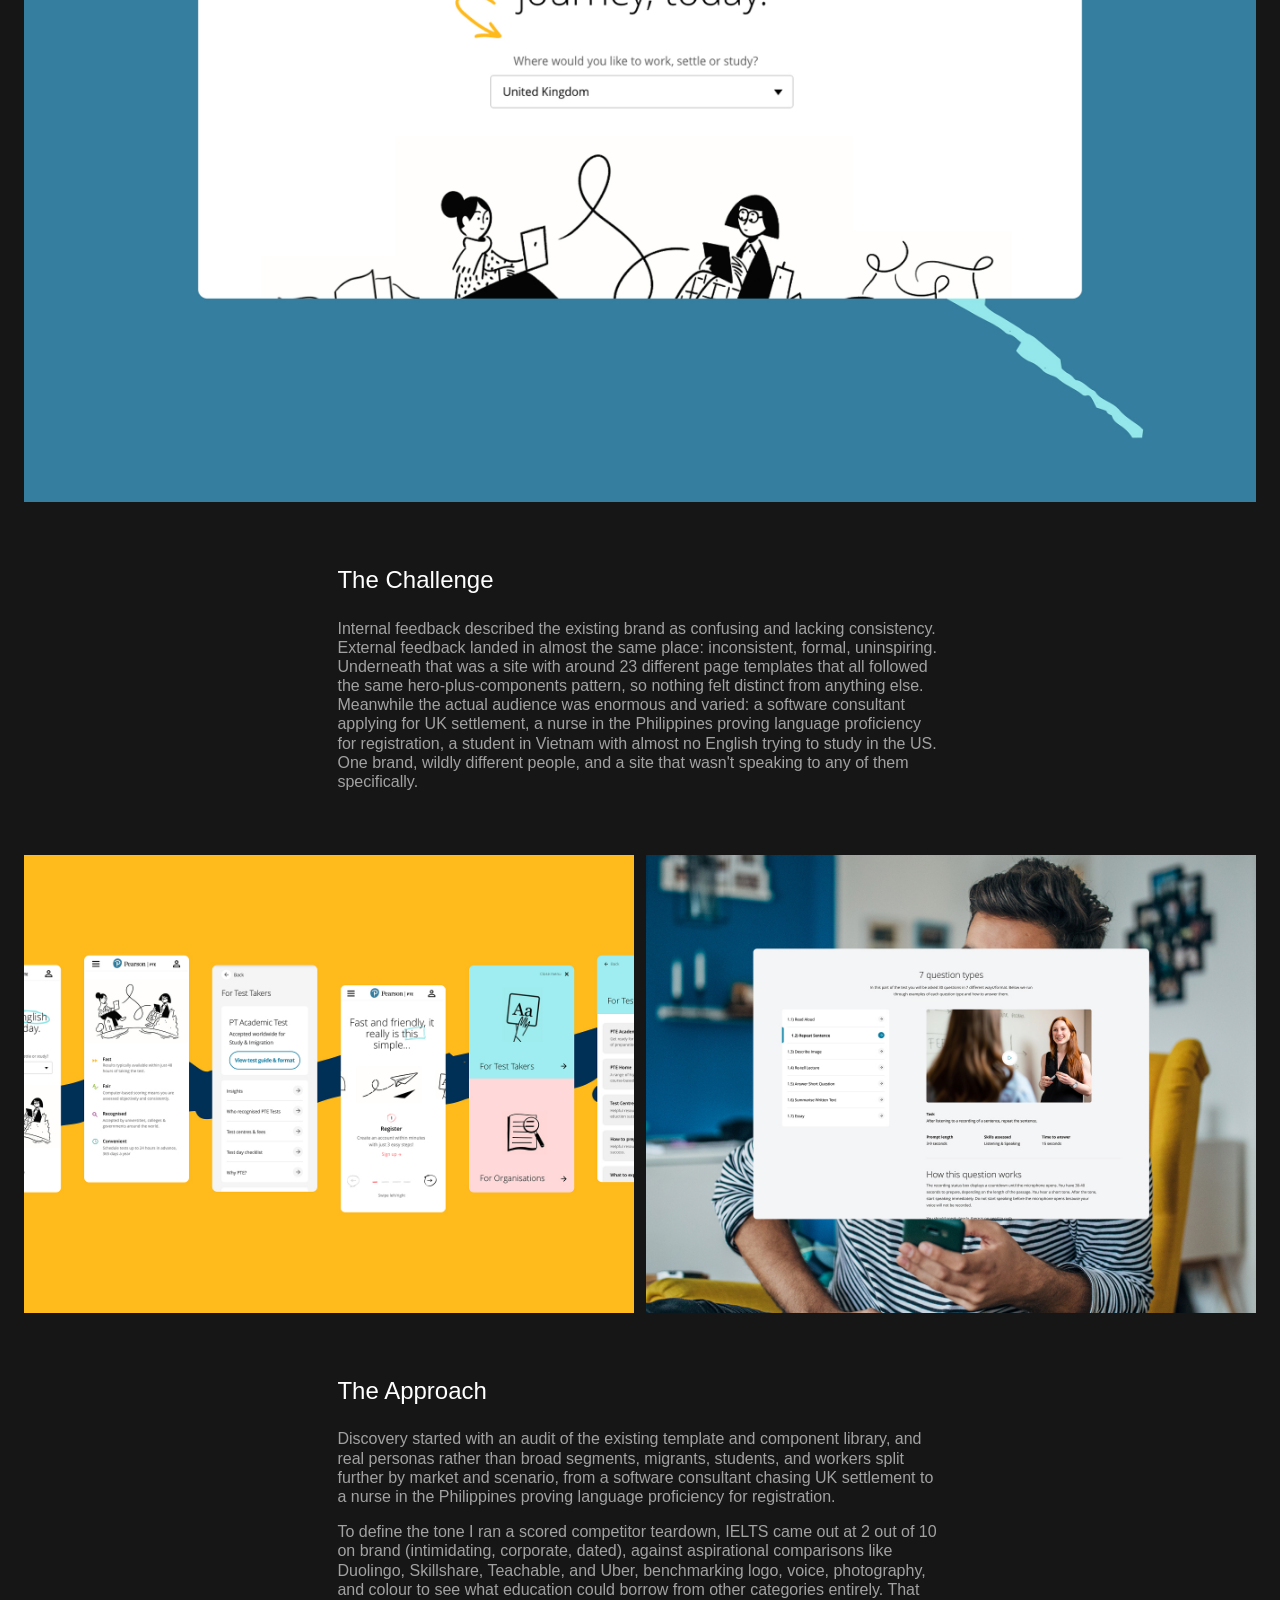
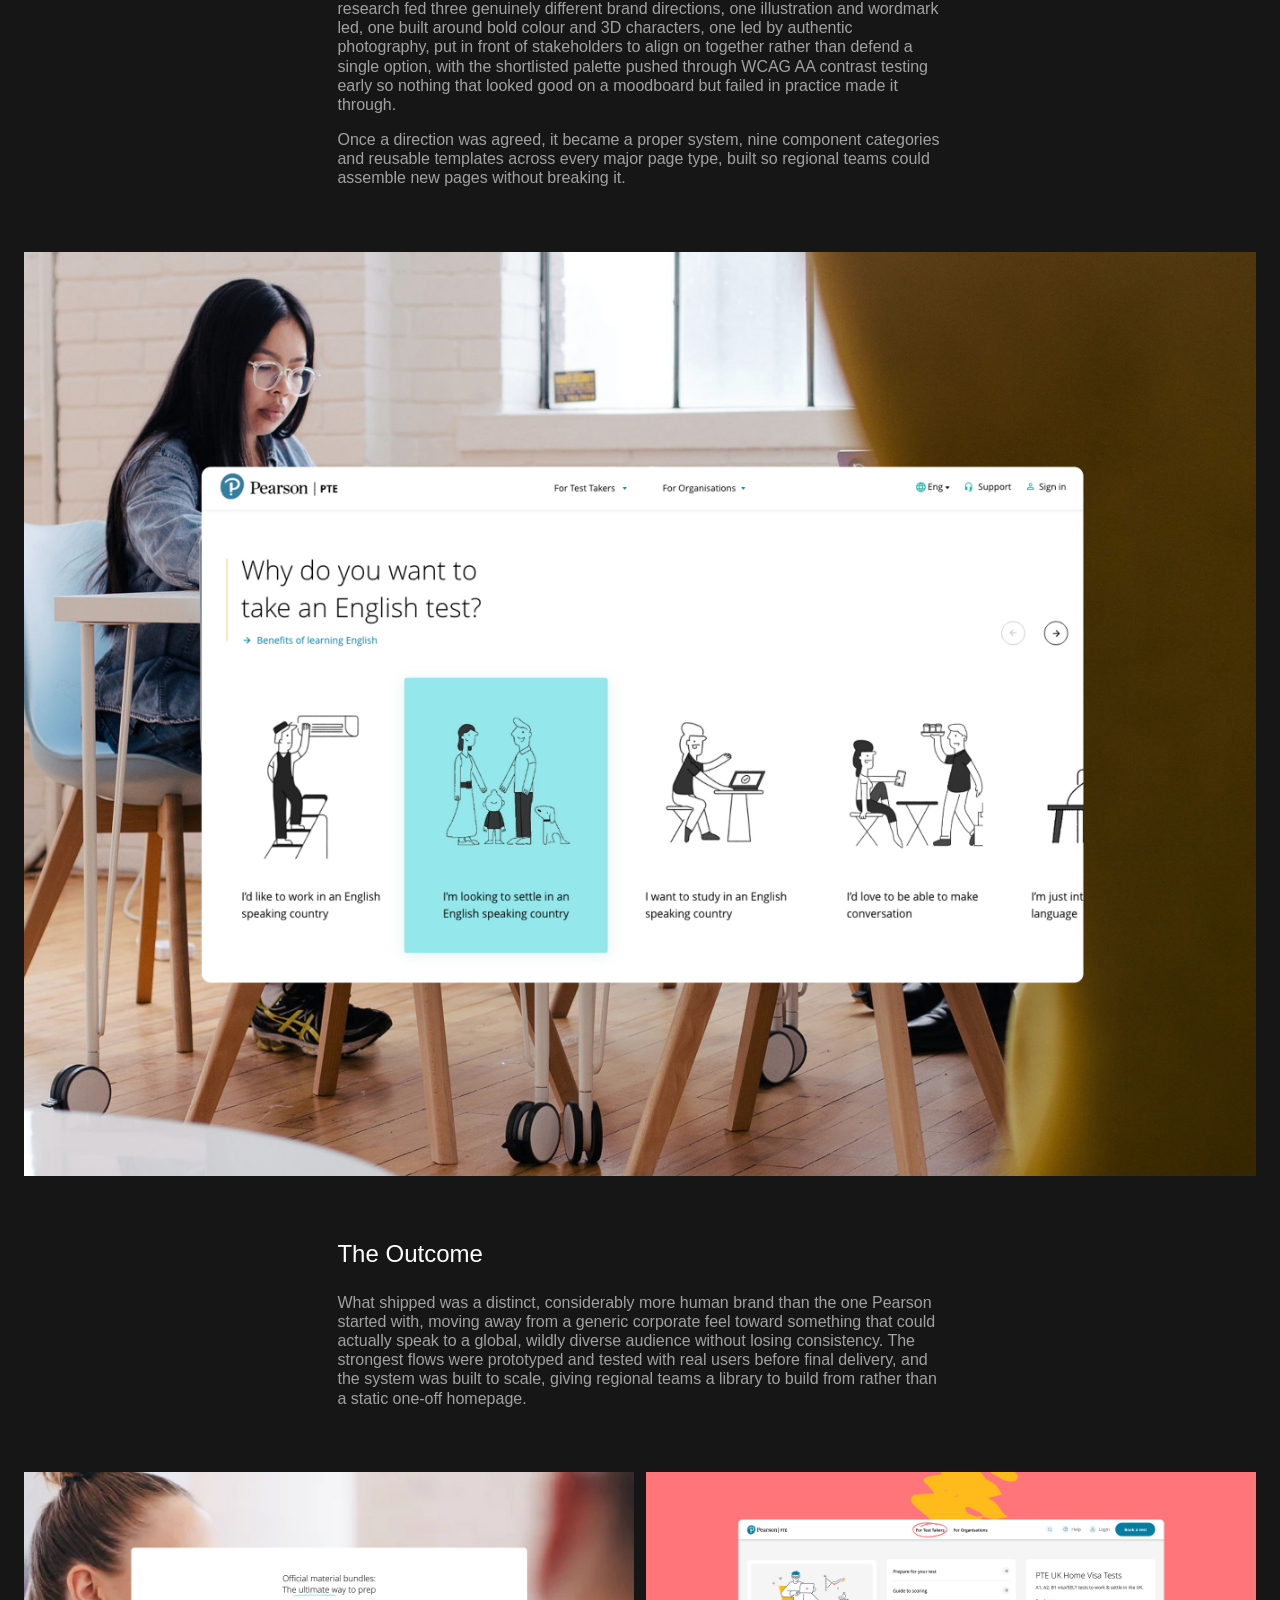
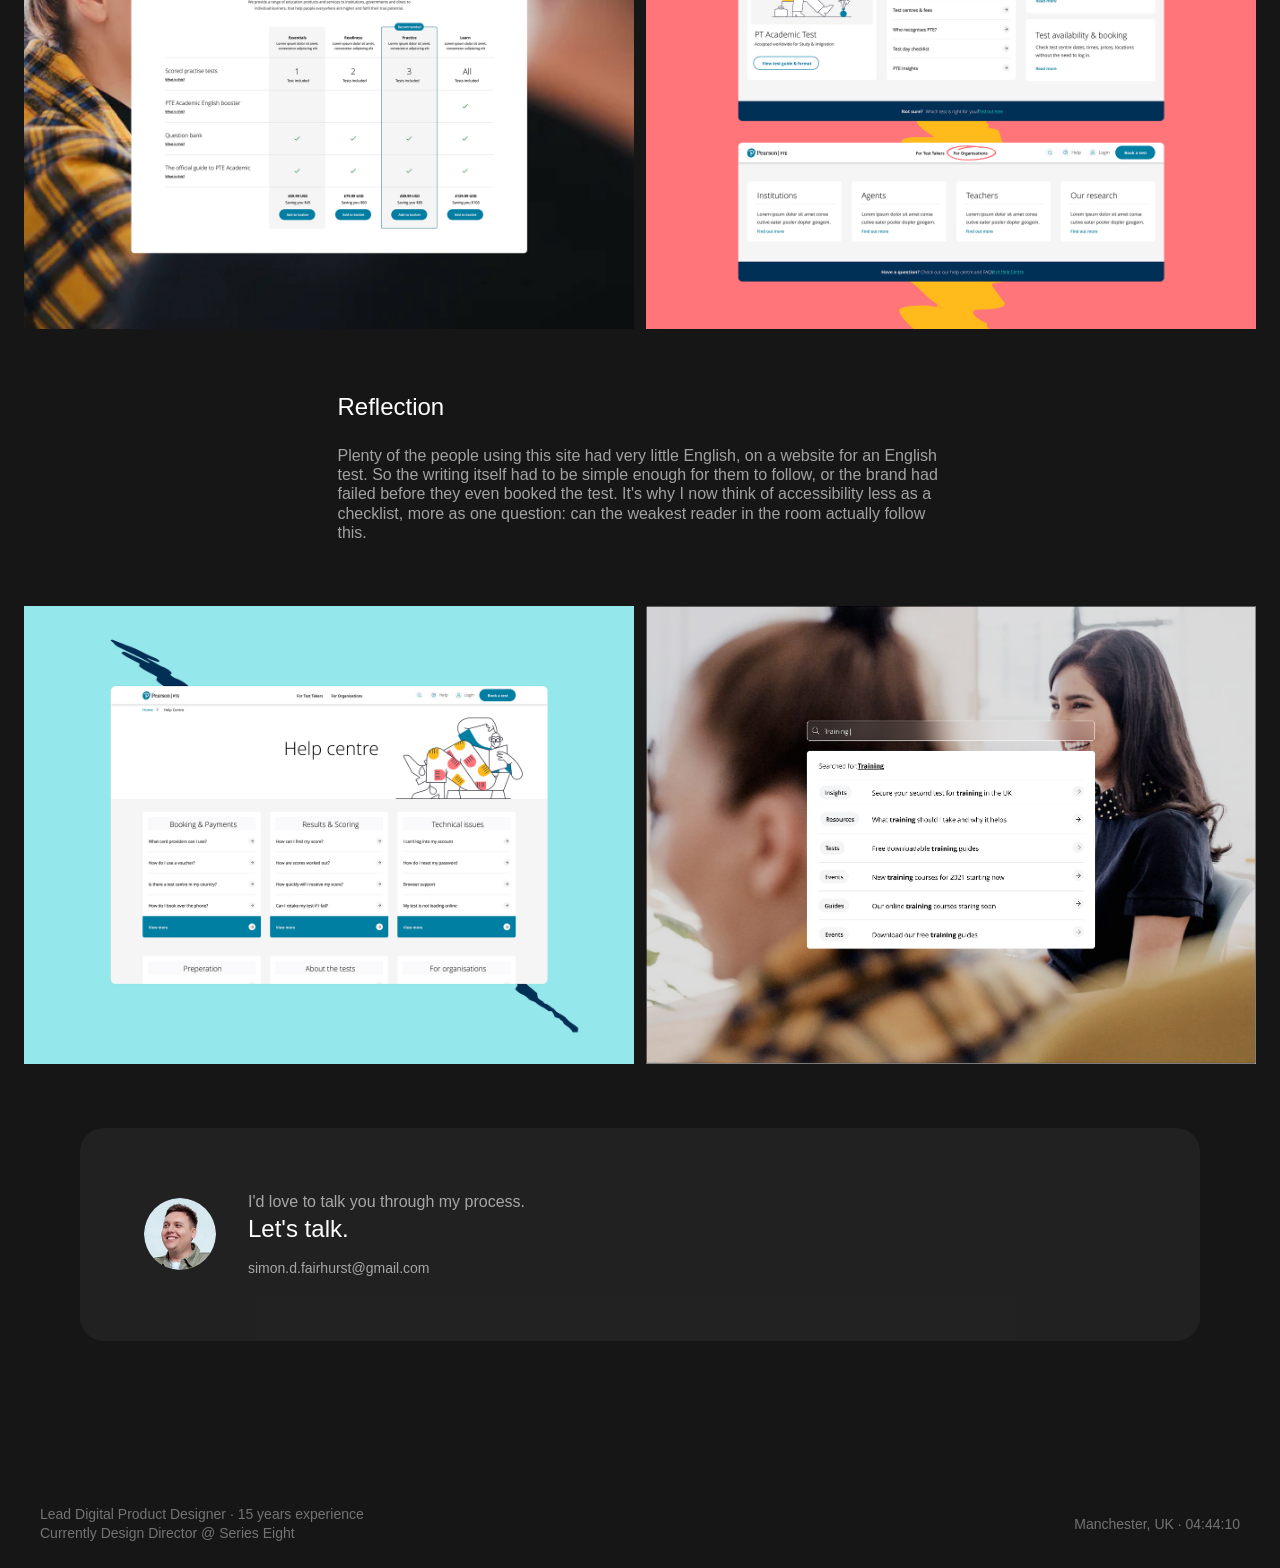
<file: case-studies/pearson-pte.html>
<!DOCTYPE html>
<html lang="en">
<head>
  <meta charset="UTF-8">
  <meta name="viewport" content="width=device-width, initial-scale=1.0">
  <title>Pearson PTE · Simon Fairhurst</title>

  <!-- Meta & SEO -->
  <meta name="description" content="Pearson's PTE Academic is one of the biggest English-language testing services in the world, used by people applying to study, work, or migrate abroad.…">
  <meta name="robots" content="noindex, nofollow">

  <!-- Open Graph -->
  <meta property="og:title" content="Pearson PTE · Simon Fairhurst">
  <meta property="og:description" content="Pearson's PTE Academic is one of the biggest English-language testing services in the world, used by people applying to study, work, or migrate abroad.…">
  <meta property="og:image" content="../assets/og-image.png">
  <meta property="og:url" content="TODO: live page URL, once this is deployed">
  <meta property="og:type" content="website">
  <meta name="twitter:card" content="summary_large_image">

  <!-- Favicon -->
  <link rel="icon" type="image/png" href="../assets/favicon-512.png">
  <link rel="icon" type="image/x-icon" href="../assets/favicon.ico">
  <link rel="apple-touch-icon" href="../assets/apple-touch-icon.png">

  <link rel="stylesheet" href="../css/style.css">
  <style>:root{ --accent: #357E9F; --accent-glow: rgba(53,126,159,0.22); }</style>
</head>
<body>
  <a class="skip-link" href="#main">Skip to content</a>
  <div class="cs-glow" aria-hidden="true"></div>
    <header class="topbar">
    <div class="topbar__left">
      <a class="topbar__brand" href="../index.html"><span class="spark">✦</span><span class="topbar__brand-full">Simon Fairhurst · 2026</span><span class="topbar__brand-short">Simon F</span></a>
    </div>
    <div class="topbar__center">
      <nav class="switcher" aria-label="Case study switcher">
        <a href="carv.html" aria-label="Previous case study: Carv"><svg width="14" height="14" viewBox="0 0 18 18" fill="none" xmlns="http://www.w3.org/2000/svg" aria-hidden="true"><path d="M11 3.5L5.5 9L11 14.5" stroke="currentColor" stroke-width="1.4" stroke-linecap="round" stroke-linejoin="round"/></svg></a>
        <span class="switcher__name">Pearson PTE</span>
        <a href="splitmetrics.html" aria-label="Next case study: SplitMetrics"><svg width="14" height="14" viewBox="0 0 18 18" fill="none" xmlns="http://www.w3.org/2000/svg" aria-hidden="true"><path d="M7 3.5L12.5 9L7 14.5" stroke="currentColor" stroke-width="1.4" stroke-linecap="round" stroke-linejoin="round"/></svg></a>
      </nav>
    </div>
    <div class="topbar__right">
      <p class="body-sm cs-topbar-clock" data-clock>Manchester, UK · 00:00:00</p>
      <a class="topbar__contact" href="mailto:simon.d.fairhurst@gmail.com">Contact</a>
    </div>
  </header>

  <main id="main" class="cs-wrap cs-wrap--has-hero">
    <div class="cs-hero">
      <img src="../assets/pearson-pte/master.jpg" alt="Pearson PTE" loading="eager">
    </div>
    <div class="cs-header">
      <p class="cs-header__label">Pearson PTE</p>
      <h1 class="cs-header__title">Plain English for an English Test</h1>
      <div class="cs-header__overview-col">
        <p class="cs-header__overview">Pearson's PTE Academic is one of the biggest English-language testing services in the world, used by people applying to study, work, or migrate abroad. Both Pearson's own team and the people using the site agreed on one thing: the brand felt inconsistent, corporate, and forgettable. I led the design direction on a full rebuild, from brand research through to a tested, scalable system, built to work for an audience with almost nothing in common except the test they were taking.</p>
        <div class="cs-results">
          <p class="cs-results__heading">Results</p>
        <ul>
          <li>23 inconsistent legacy templates consolidated into 9 reusable component categories</li>
          <li>Brand perception shifted from “inconsistent and corporate” to distinct and human</li>
          <li>Strongest flows prototyped and user-tested before final delivery</li>
          <li>System built to scale across every regional market</li>
        </ul>
        </div>
      </div>
      <div class="cs-meta">
        <div class="cs-meta__row"><span class="cs-meta__label">Agency</span><span class="cs-meta__value">DEPT®</span></div>
        <div class="cs-meta__row"><span class="cs-meta__label">Title</span><span class="cs-meta__value">Design Director</span></div>
        <div class="cs-meta__row"><span class="cs-meta__label">Platform</span><span class="cs-meta__value">Responsive website, multi-region (Australia, Canada, UK and others)</span></div>
        <div class="cs-meta__row"><span class="cs-meta__label">Timeline</span><span class="cs-meta__value">~12 months, discovery through to launch</span></div>
        <div class="cs-meta__row"><span class="cs-meta__label">Ownership</span><span class="cs-meta__value">Brand strategy, UX research, information architecture, design system, prototyping</span></div>
        <div class="cs-meta__row"><span class="cs-meta__label">Team</span><span class="cs-meta__value">UX researchers, brand strategists, developers, SEO specialists</span></div>
        <div class="cs-meta__row"><span class="cs-meta__label">Live site</span><span class="cs-meta__value"><a href="https://www.pearsonpte.com/" target="_blank" rel="noopener">www.pearsonpte.com/ ↗</a></span></div>
      </div>
    </div>

    <div class="cs-visual">
      <img src="../assets/pearson-pte/hero.jpg" alt="Pearson PTE — hero visual" loading="lazy">
    </div>

    <div class="cs-section">
      <h2>The Challenge</h2>
        <p>Internal feedback described the existing brand as confusing and lacking consistency. External feedback landed in almost the same place: inconsistent, formal, uninspiring. Underneath that was a site with around 23 different page templates that all followed the same hero-plus-components pattern, so nothing felt distinct from anything else. Meanwhile the actual audience was enormous and varied: a software consultant applying for UK settlement, a nurse in the Philippines proving language proficiency for registration, a student in Vietnam with almost no English trying to study in the US. One brand, wildly different people, and a site that wasn't speaking to any of them specifically.</p>
    </div>

    <div class="cs-row2">
      <div class="cs-visual"><img src="../assets/pearson-pte/challenge-1.jpg" alt="Pearson PTE — supporting visual" loading="lazy"></div>
      <div class="cs-visual"><img src="../assets/pearson-pte/challenge-2.jpg" alt="Pearson PTE — supporting visual" loading="lazy"></div>
    </div>

    <div class="cs-section">
      <h2>The Approach</h2>
        <p>Discovery started with an audit of the existing template and component library, and real personas rather than broad segments, migrants, students, and workers split further by market and scenario, from a software consultant chasing UK settlement to a nurse in the Philippines proving language proficiency for registration.</p>
        <p>To define the tone I ran a scored competitor teardown, IELTS came out at 2 out of 10 on brand (intimidating, corporate, dated), against aspirational comparisons like Duolingo, Skillshare, Teachable, and Uber, benchmarking logo, voice, photography, and colour to see what education could borrow from other categories entirely. That research fed three genuinely different brand directions, one illustration and wordmark led, one built around bold colour and 3D characters, one led by authentic photography, put in front of stakeholders to align on together rather than defend a single option, with the shortlisted palette pushed through WCAG AA contrast testing early so nothing that looked good on a moodboard but failed in practice made it through.</p>
        <p>Once a direction was agreed, it became a proper system, nine component categories and reusable templates across every major page type, built so regional teams could assemble new pages without breaking it.</p>
    </div>

    <div class="cs-visual">
      <img src="../assets/pearson-pte/approach-full.jpg" alt="Pearson PTE — process visual" loading="lazy">
    </div>

    <div class="cs-section">
      <h2>The Outcome</h2>
        <p>What shipped was a distinct, considerably more human brand than the one Pearson started with, moving away from a generic corporate feel toward something that could actually speak to a global, wildly diverse audience without losing consistency. The strongest flows were prototyped and tested with real users before final delivery, and the system was built to scale, giving regional teams a library to build from rather than a static one-off homepage.</p>
    </div>

    <div class="cs-row2">
      <div class="cs-visual"><img src="../assets/pearson-pte/outcome-1.jpg" alt="Pearson PTE — outcome visual" loading="lazy"></div>
      <div class="cs-visual"><img src="../assets/pearson-pte/outcome-2.jpg" alt="Pearson PTE — outcome visual" loading="lazy"></div>
    </div>

    <div class="cs-section">
      <h2>Reflection</h2>
        <p>Plenty of the people using this site had very little English, on a website for an English test. So the writing itself had to be simple enough for them to follow, or the brand had failed before they even booked the test. It's why I now think of accessibility less as a checklist, more as one question: can the weakest reader in the room actually follow this.</p>
    </div>

    <div class="cs-row2">
      <div class="cs-visual"><img src="../assets/pearson-pte/reflection-1.jpg" alt="Pearson PTE — final visual" loading="lazy"></div>
      <div class="cs-visual"><img src="../assets/pearson-pte/reflection-2.jpg" alt="Pearson PTE — final visual" loading="lazy"></div>
    </div>

    <div class="cs-cta">
      <img class="cs-cta__avatar" src="../assets/headshot.png" alt="Simon Fairhurst">
      <div class="cs-cta__text">
        <p class="cs-cta__intro">I'd love to talk you through my process.</p>
        <p class="cs-cta__headline">Let's talk.</p>
        <p class="cs-cta__email"><a href="mailto:simon.d.fairhurst@gmail.com">simon.d.fairhurst@gmail.com</a></p>
      </div>
    </div>
  </main>

    <footer class="bottombar bottombar--static">
    <div class="bottombar__left">
      <p class="bottombar__meta">Lead Digital Product Designer · 15 years experience<br>Currently Design Director @ Series Eight</p>
    </div>
    <div class="bottombar__center"></div>
    <div class="bottombar__right">
      <p class="bottombar__clock" data-clock>Manchester, UK · 00:00:00</p>
    </div>
  </footer>

  <script src="../js/main.js"></script>
</body>
</html>
</file>
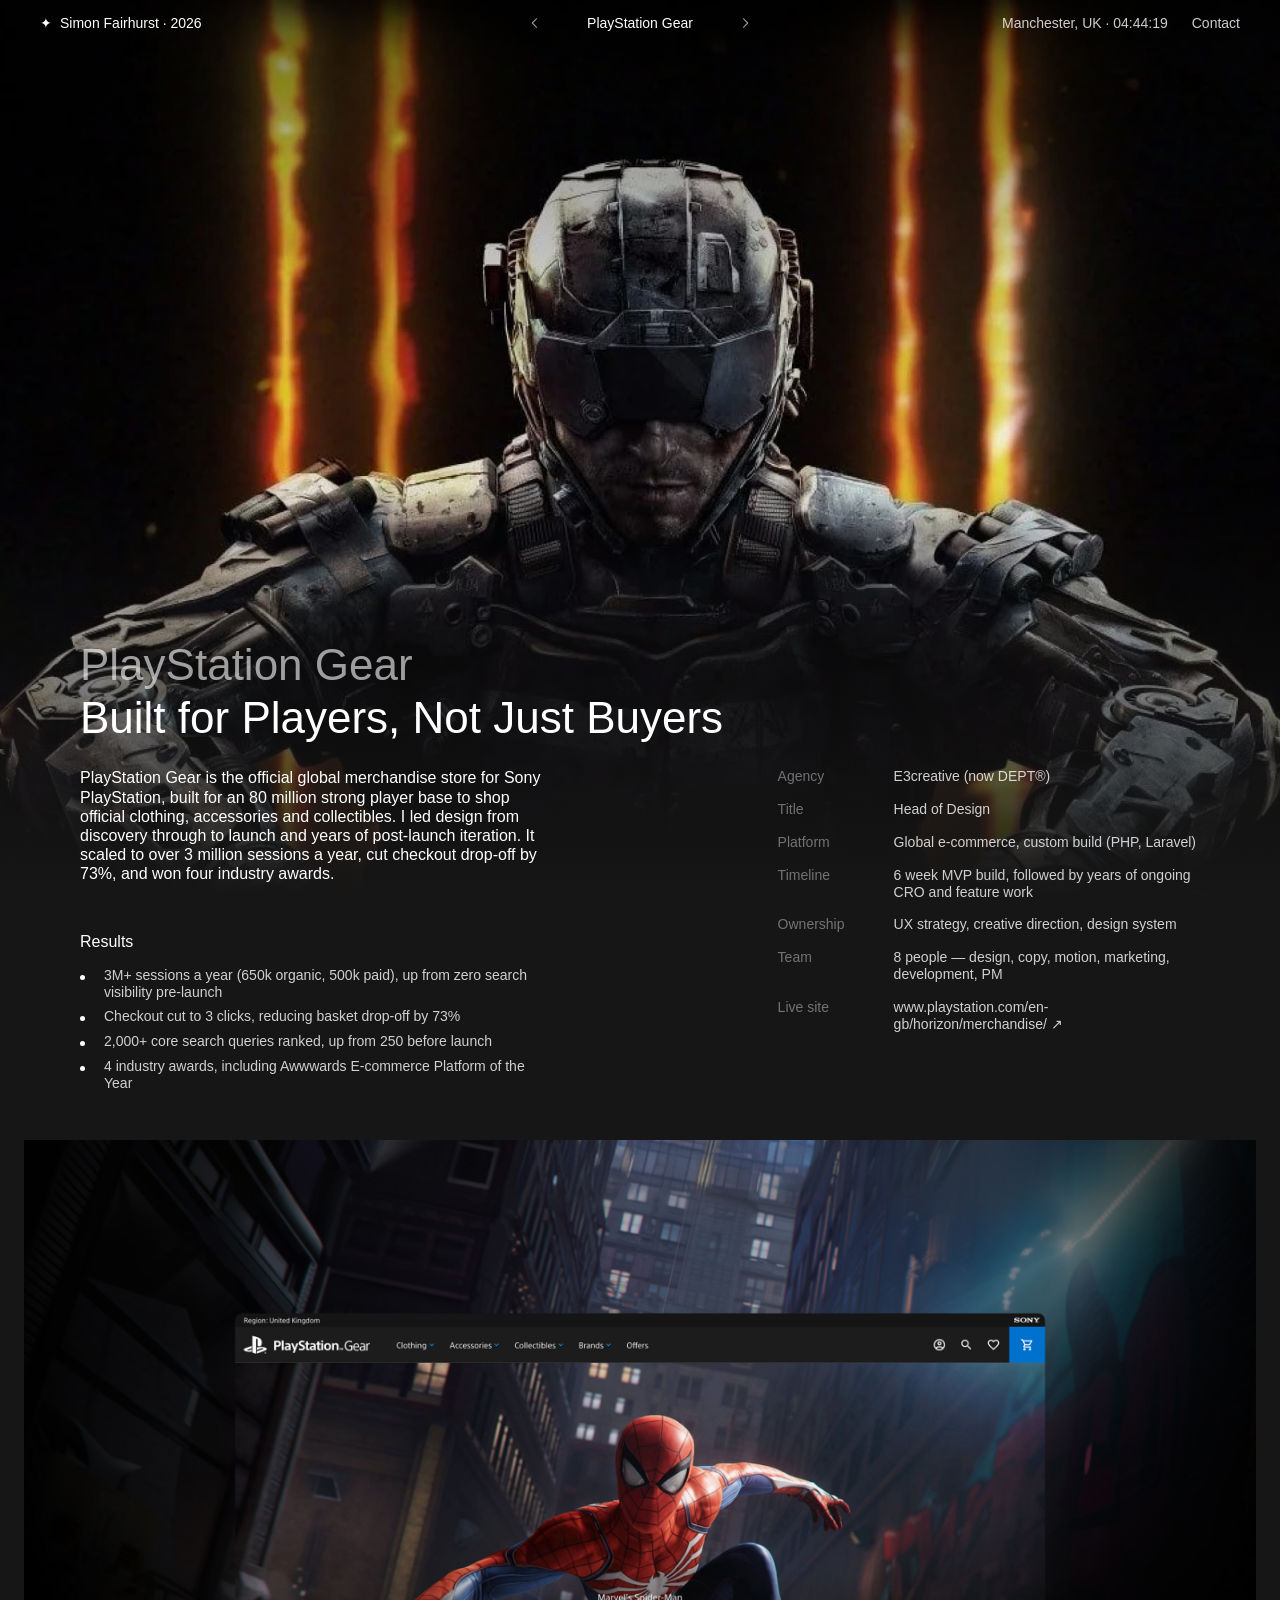
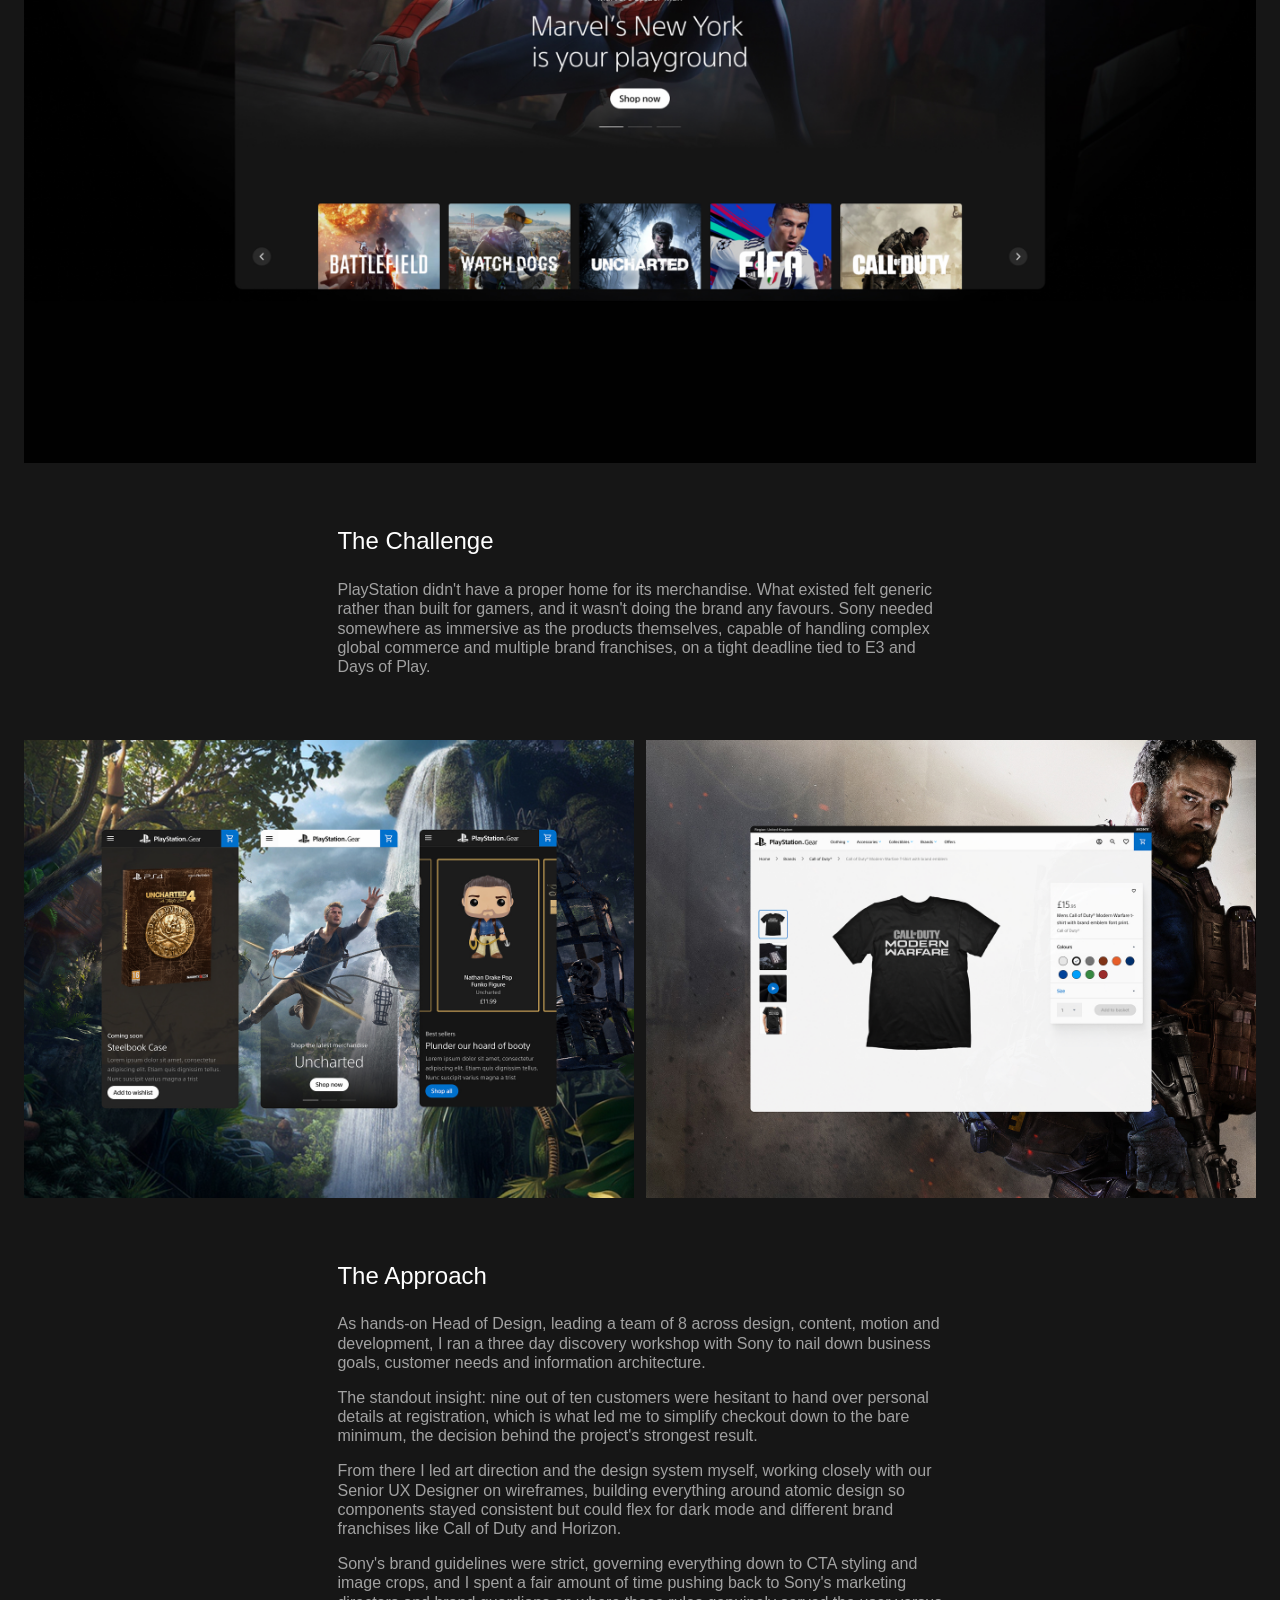
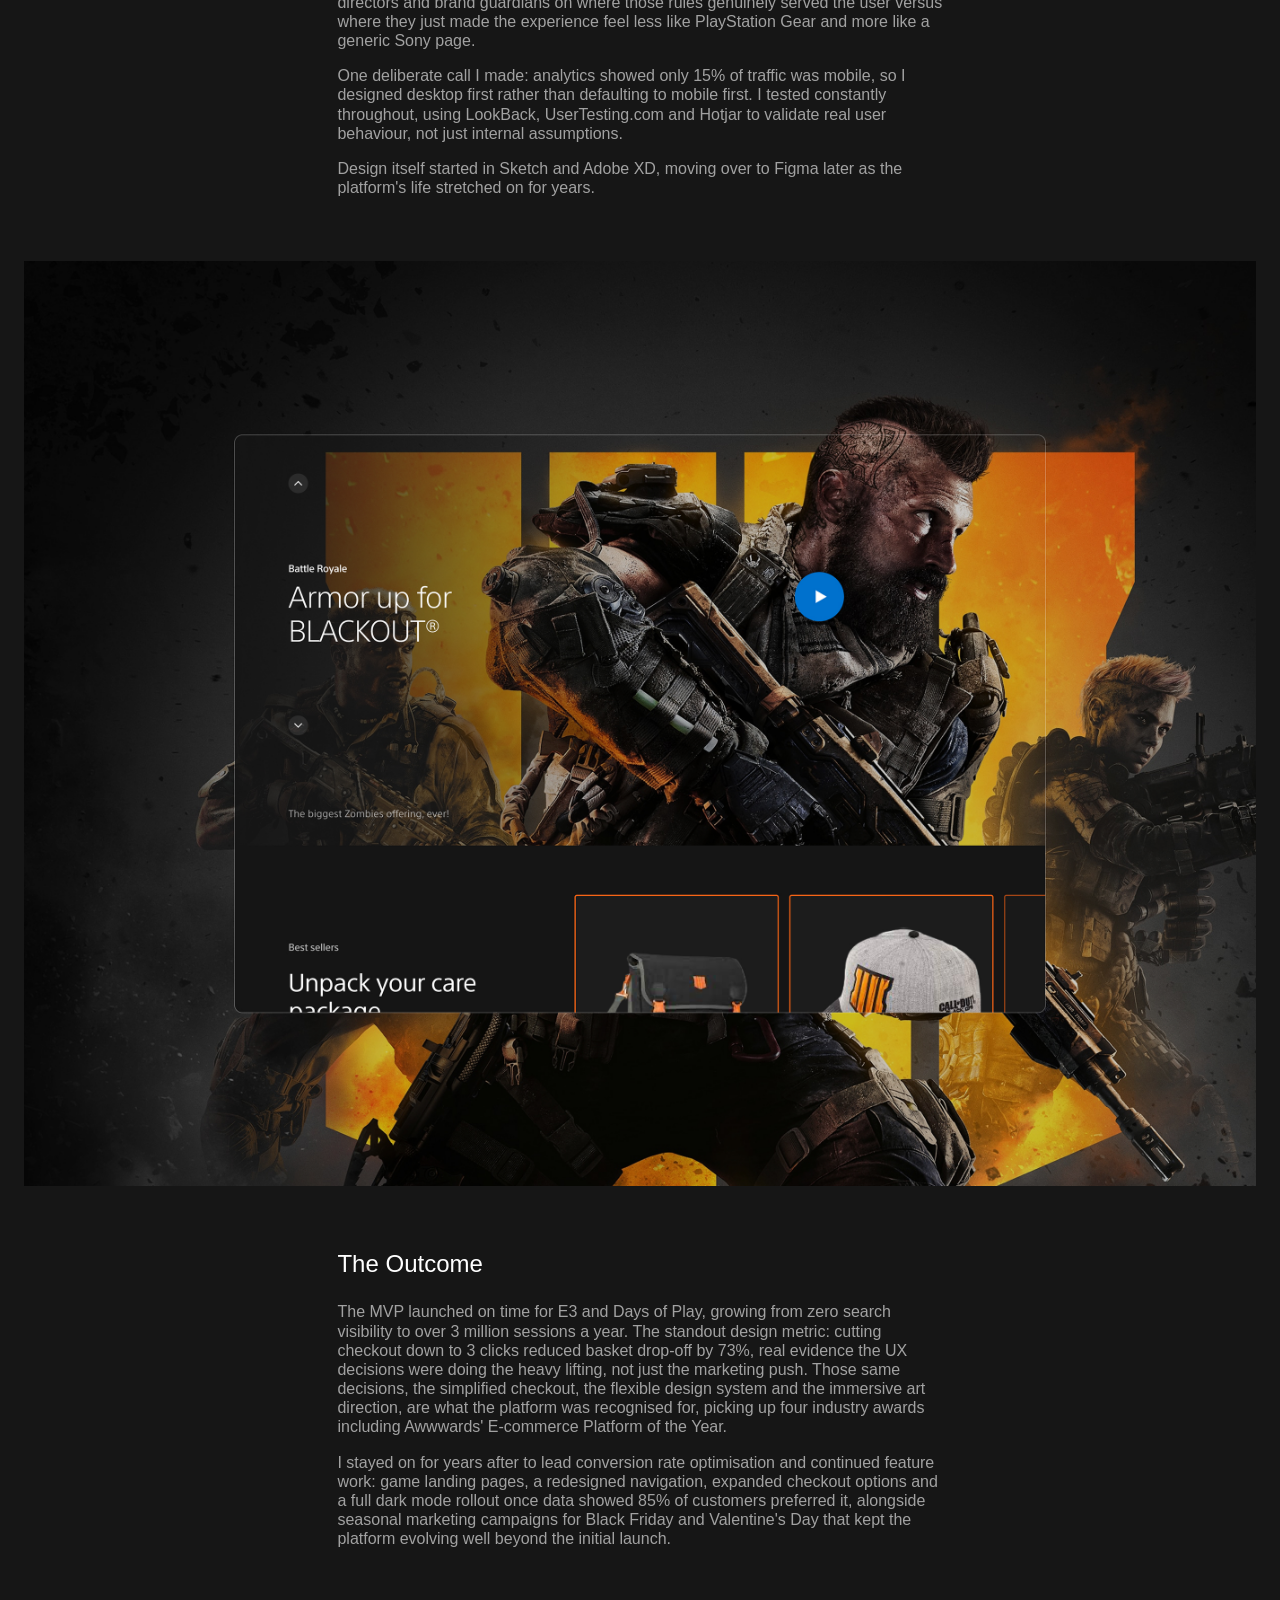
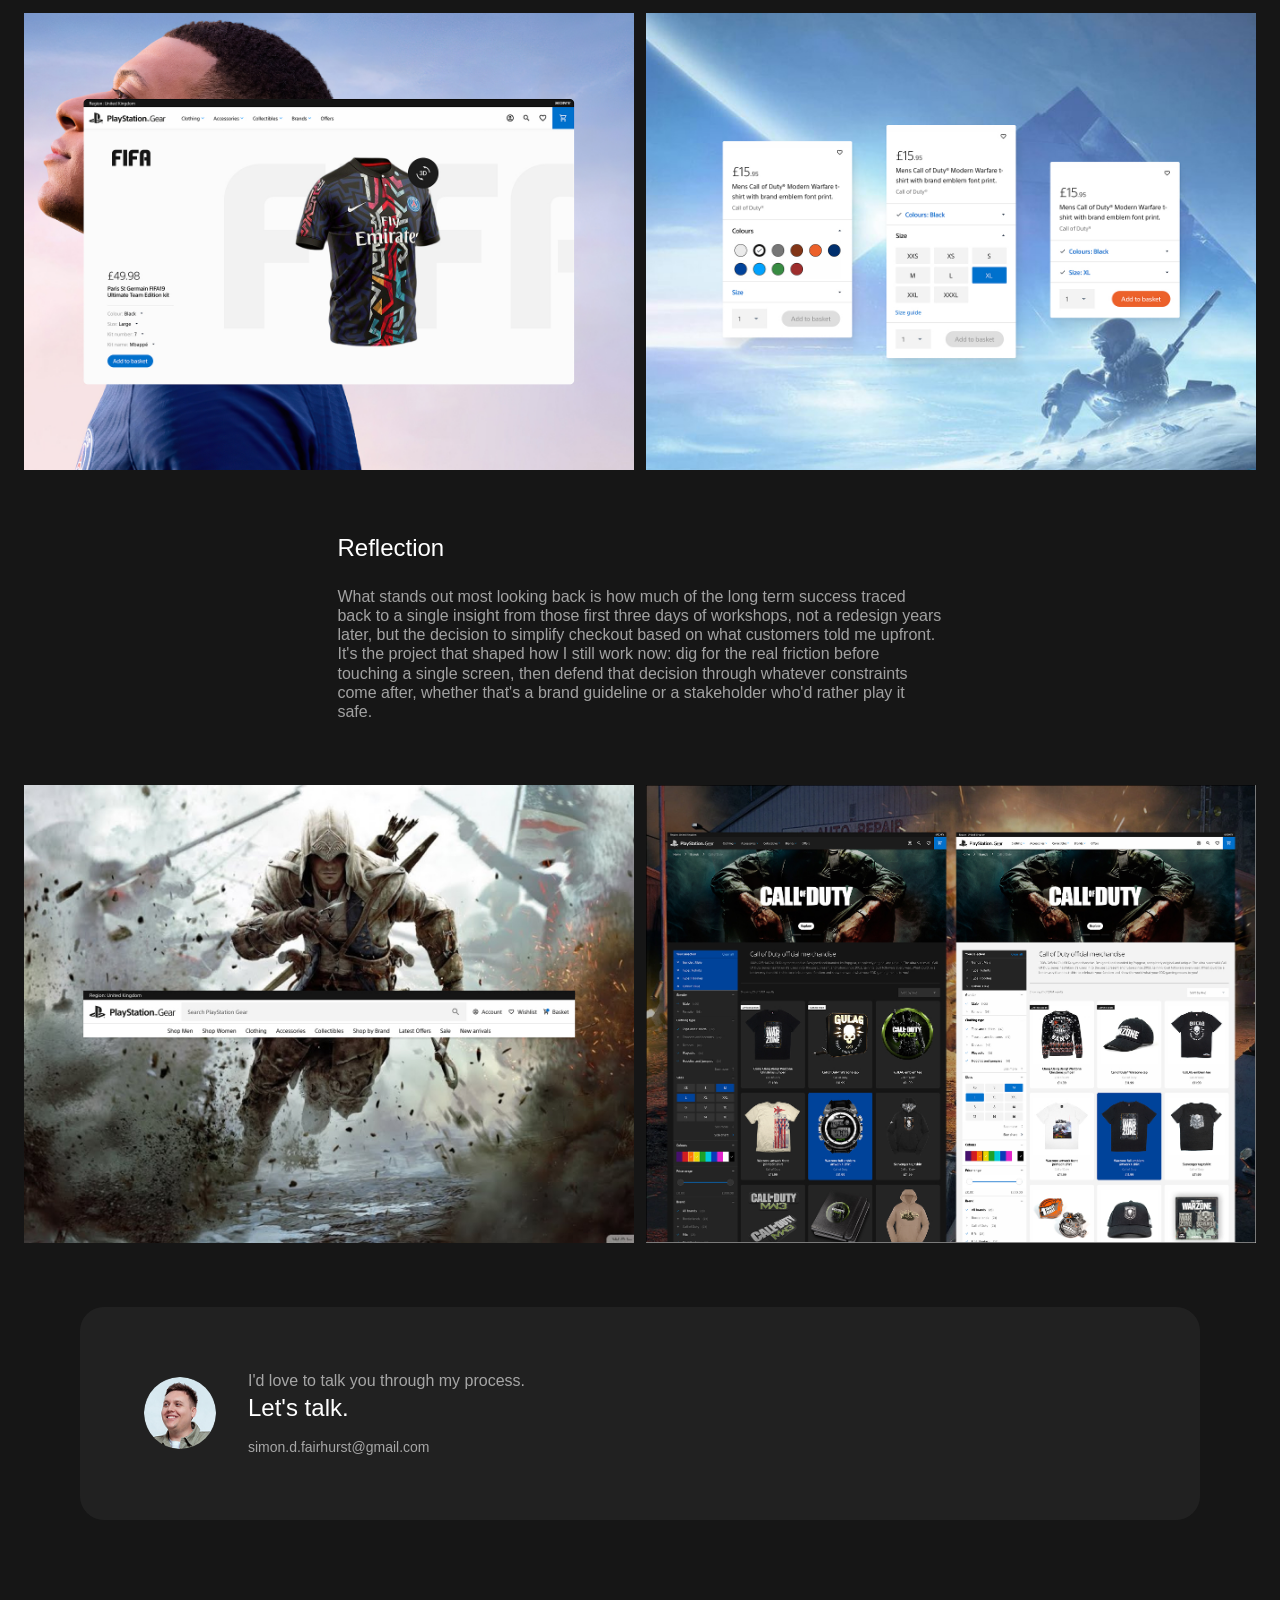
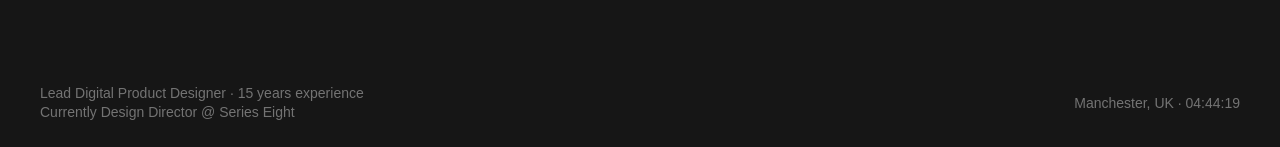
<file: case-studies/playstation-gear.html>
<!DOCTYPE html>
<html lang="en">
<head>
  <meta charset="UTF-8">
  <meta name="viewport" content="width=device-width, initial-scale=1.0">
  <title>PlayStation Gear · Simon Fairhurst</title>

  <!-- Meta & SEO -->
  <meta name="description" content="PlayStation Gear is the official global merchandise store for Sony PlayStation, built for an 80 million strong player base to shop official clothing,…">
  <meta name="robots" content="noindex, nofollow">

  <!-- Open Graph -->
  <meta property="og:title" content="PlayStation Gear · Simon Fairhurst">
  <meta property="og:description" content="PlayStation Gear is the official global merchandise store for Sony PlayStation, built for an 80 million strong player base to shop official clothing,…">
  <meta property="og:image" content="../assets/og-image.png">
  <meta property="og:url" content="TODO: live page URL, once this is deployed">
  <meta property="og:type" content="website">
  <meta name="twitter:card" content="summary_large_image">

  <!-- Favicon -->
  <link rel="icon" type="image/png" href="../assets/favicon-512.png">
  <link rel="icon" type="image/x-icon" href="../assets/favicon.ico">
  <link rel="apple-touch-icon" href="../assets/apple-touch-icon.png">

  <link rel="stylesheet" href="../css/style.css">
  <style>:root{ --accent: #1849E8; --accent-glow: rgba(24,73,232,0.22); }</style>
</head>
<body>
  <a class="skip-link" href="#main">Skip to content</a>
  <div class="cs-glow" aria-hidden="true"></div>
    <header class="topbar">
    <div class="topbar__left">
      <a class="topbar__brand" href="../index.html"><span class="spark">✦</span><span class="topbar__brand-full">Simon Fairhurst · 2026</span><span class="topbar__brand-short">Simon F</span></a>
    </div>
    <div class="topbar__center">
      <nav class="switcher" aria-label="Case study switcher">
        <a href="mailboard.html" aria-label="Previous case study: Mailboard"><svg width="14" height="14" viewBox="0 0 18 18" fill="none" xmlns="http://www.w3.org/2000/svg" aria-hidden="true"><path d="M11 3.5L5.5 9L11 14.5" stroke="currentColor" stroke-width="1.4" stroke-linecap="round" stroke-linejoin="round"/></svg></a>
        <span class="switcher__name">PlayStation Gear</span>
        <a href="outside-in.html" aria-label="Next case study: Outside-In"><svg width="14" height="14" viewBox="0 0 18 18" fill="none" xmlns="http://www.w3.org/2000/svg" aria-hidden="true"><path d="M7 3.5L12.5 9L7 14.5" stroke="currentColor" stroke-width="1.4" stroke-linecap="round" stroke-linejoin="round"/></svg></a>
      </nav>
    </div>
    <div class="topbar__right">
      <p class="body-sm cs-topbar-clock" data-clock>Manchester, UK · 00:00:00</p>
      <a class="topbar__contact" href="mailto:simon.d.fairhurst@gmail.com">Contact</a>
    </div>
  </header>

  <main id="main" class="cs-wrap cs-wrap--has-hero">
    <div class="cs-hero">
      <img src="../assets/playstation-gear/master.jpg" alt="PlayStation Gear" loading="eager">
    </div>
    <div class="cs-header">
      <p class="cs-header__label">PlayStation Gear</p>
      <h1 class="cs-header__title">Built for Players, Not Just Buyers</h1>
      <div class="cs-header__overview-col">
        <p class="cs-header__overview">PlayStation Gear is the official global merchandise store for Sony PlayStation, built for an 80 million strong player base to shop official clothing, accessories and collectibles. I led design from discovery through to launch and years of post-launch iteration. It scaled to over 3 million sessions a year, cut checkout drop-off by 73%, and won four industry awards.</p>
        <div class="cs-results">
          <p class="cs-results__heading">Results</p>
        <ul>
          <li>3M+ sessions a year (650k organic, 500k paid), up from zero search visibility pre-launch</li>
          <li>Checkout cut to 3 clicks, reducing basket drop-off by 73%</li>
          <li>2,000+ core search queries ranked, up from 250 before launch</li>
          <li>4 industry awards, including Awwwards E-commerce Platform of the Year</li>
        </ul>
        </div>
      </div>
      <div class="cs-meta">
        <div class="cs-meta__row"><span class="cs-meta__label">Agency</span><span class="cs-meta__value">E3creative (now DEPT®)</span></div>
        <div class="cs-meta__row"><span class="cs-meta__label">Title</span><span class="cs-meta__value">Head of Design</span></div>
        <div class="cs-meta__row"><span class="cs-meta__label">Platform</span><span class="cs-meta__value">Global e-commerce, custom build (PHP, Laravel)</span></div>
        <div class="cs-meta__row"><span class="cs-meta__label">Timeline</span><span class="cs-meta__value">6 week MVP build, followed by years of ongoing CRO and feature work</span></div>
        <div class="cs-meta__row"><span class="cs-meta__label">Ownership</span><span class="cs-meta__value">UX strategy, creative direction, design system</span></div>
        <div class="cs-meta__row"><span class="cs-meta__label">Team</span><span class="cs-meta__value">8 people — design, copy, motion, marketing, development, PM</span></div>
        <div class="cs-meta__row"><span class="cs-meta__label">Live site</span><span class="cs-meta__value"><a href="https://www.playstation.com/en-gb/horizon/merchandise/" target="_blank" rel="noopener">www.playstation.com/en-gb/horizon/merchandise/ ↗</a></span></div>
      </div>
    </div>

    <div class="cs-visual">
      <img src="../assets/playstation-gear/hero.jpg" alt="PlayStation Gear — hero visual" loading="lazy">
    </div>

    <div class="cs-section">
      <h2>The Challenge</h2>
        <p>PlayStation didn't have a proper home for its merchandise. What existed felt generic rather than built for gamers, and it wasn't doing the brand any favours. Sony needed somewhere as immersive as the products themselves, capable of handling complex global commerce and multiple brand franchises, on a tight deadline tied to E3 and Days of Play.</p>
    </div>

    <div class="cs-row2">
      <div class="cs-visual"><img src="../assets/playstation-gear/challenge-1.jpg" alt="PlayStation Gear — supporting visual" loading="lazy"></div>
      <div class="cs-visual"><img src="../assets/playstation-gear/challenge-2.jpg" alt="PlayStation Gear — supporting visual" loading="lazy"></div>
    </div>

    <div class="cs-section">
      <h2>The Approach</h2>
        <p>As hands-on Head of Design, leading a team of 8 across design, content, motion and development, I ran a three day discovery workshop with Sony to nail down business goals, customer needs and information architecture.</p>
        <p>The standout insight: nine out of ten customers were hesitant to hand over personal details at registration, which is what led me to simplify checkout down to the bare minimum, the decision behind the project's strongest result.</p>
        <p>From there I led art direction and the design system myself, working closely with our Senior UX Designer on wireframes, building everything around atomic design so components stayed consistent but could flex for dark mode and different brand franchises like Call of Duty and Horizon.</p>
        <p>Sony's brand guidelines were strict, governing everything down to CTA styling and image crops, and I spent a fair amount of time pushing back to Sony's marketing directors and brand guardians on where those rules genuinely served the user versus where they just made the experience feel less like PlayStation Gear and more like a generic Sony page.</p>
        <p>One deliberate call I made: analytics showed only 15% of traffic was mobile, so I designed desktop first rather than defaulting to mobile first. I tested constantly throughout, using LookBack, UserTesting.com and Hotjar to validate real user behaviour, not just internal assumptions.</p>
        <p>Design itself started in Sketch and Adobe XD, moving over to Figma later as the platform's life stretched on for years.</p>
    </div>

    <div class="cs-visual">
      <img src="../assets/playstation-gear/approach-full.jpg" alt="PlayStation Gear — process visual" loading="lazy">
    </div>

    <div class="cs-section">
      <h2>The Outcome</h2>
        <p>The MVP launched on time for E3 and Days of Play, growing from zero search visibility to over 3 million sessions a year. The standout design metric: cutting checkout down to 3 clicks reduced basket drop-off by 73%, real evidence the UX decisions were doing the heavy lifting, not just the marketing push. Those same decisions, the simplified checkout, the flexible design system and the immersive art direction, are what the platform was recognised for, picking up four industry awards including Awwwards' E-commerce Platform of the Year.</p>
        <p>I stayed on for years after to lead conversion rate optimisation and continued feature work: game landing pages, a redesigned navigation, expanded checkout options and a full dark mode rollout once data showed 85% of customers preferred it, alongside seasonal marketing campaigns for Black Friday and Valentine's Day that kept the platform evolving well beyond the initial launch.</p>
    </div>

    <div class="cs-row2">
      <div class="cs-visual"><img src="../assets/playstation-gear/outcome-1.jpg" alt="PlayStation Gear — outcome visual" loading="lazy"></div>
      <div class="cs-visual"><img src="../assets/playstation-gear/outcome-2.jpg" alt="PlayStation Gear — outcome visual" loading="lazy"></div>
    </div>

    <div class="cs-section">
      <h2>Reflection</h2>
        <p>What stands out most looking back is how much of the long term success traced back to a single insight from those first three days of workshops, not a redesign years later, but the decision to simplify checkout based on what customers told me upfront. It's the project that shaped how I still work now: dig for the real friction before touching a single screen, then defend that decision through whatever constraints come after, whether that's a brand guideline or a stakeholder who'd rather play it safe.</p>
    </div>

    <div class="cs-row2">
      <div class="cs-visual"><img src="../assets/playstation-gear/reflection-1.jpg" alt="PlayStation Gear — final visual" loading="lazy"></div>
      <div class="cs-visual"><img src="../assets/playstation-gear/reflection-2.jpg" alt="PlayStation Gear — final visual" loading="lazy"></div>
    </div>

    <div class="cs-cta">
      <img class="cs-cta__avatar" src="../assets/headshot.png" alt="Simon Fairhurst">
      <div class="cs-cta__text">
        <p class="cs-cta__intro">I'd love to talk you through my process.</p>
        <p class="cs-cta__headline">Let's talk.</p>
        <p class="cs-cta__email"><a href="mailto:simon.d.fairhurst@gmail.com">simon.d.fairhurst@gmail.com</a></p>
      </div>
    </div>
  </main>

    <footer class="bottombar bottombar--static">
    <div class="bottombar__left">
      <p class="bottombar__meta">Lead Digital Product Designer · 15 years experience<br>Currently Design Director @ Series Eight</p>
    </div>
    <div class="bottombar__center"></div>
    <div class="bottombar__right">
      <p class="bottombar__clock" data-clock>Manchester, UK · 00:00:00</p>
    </div>
  </footer>

  <script src="../js/main.js"></script>
</body>
</html>
</file>
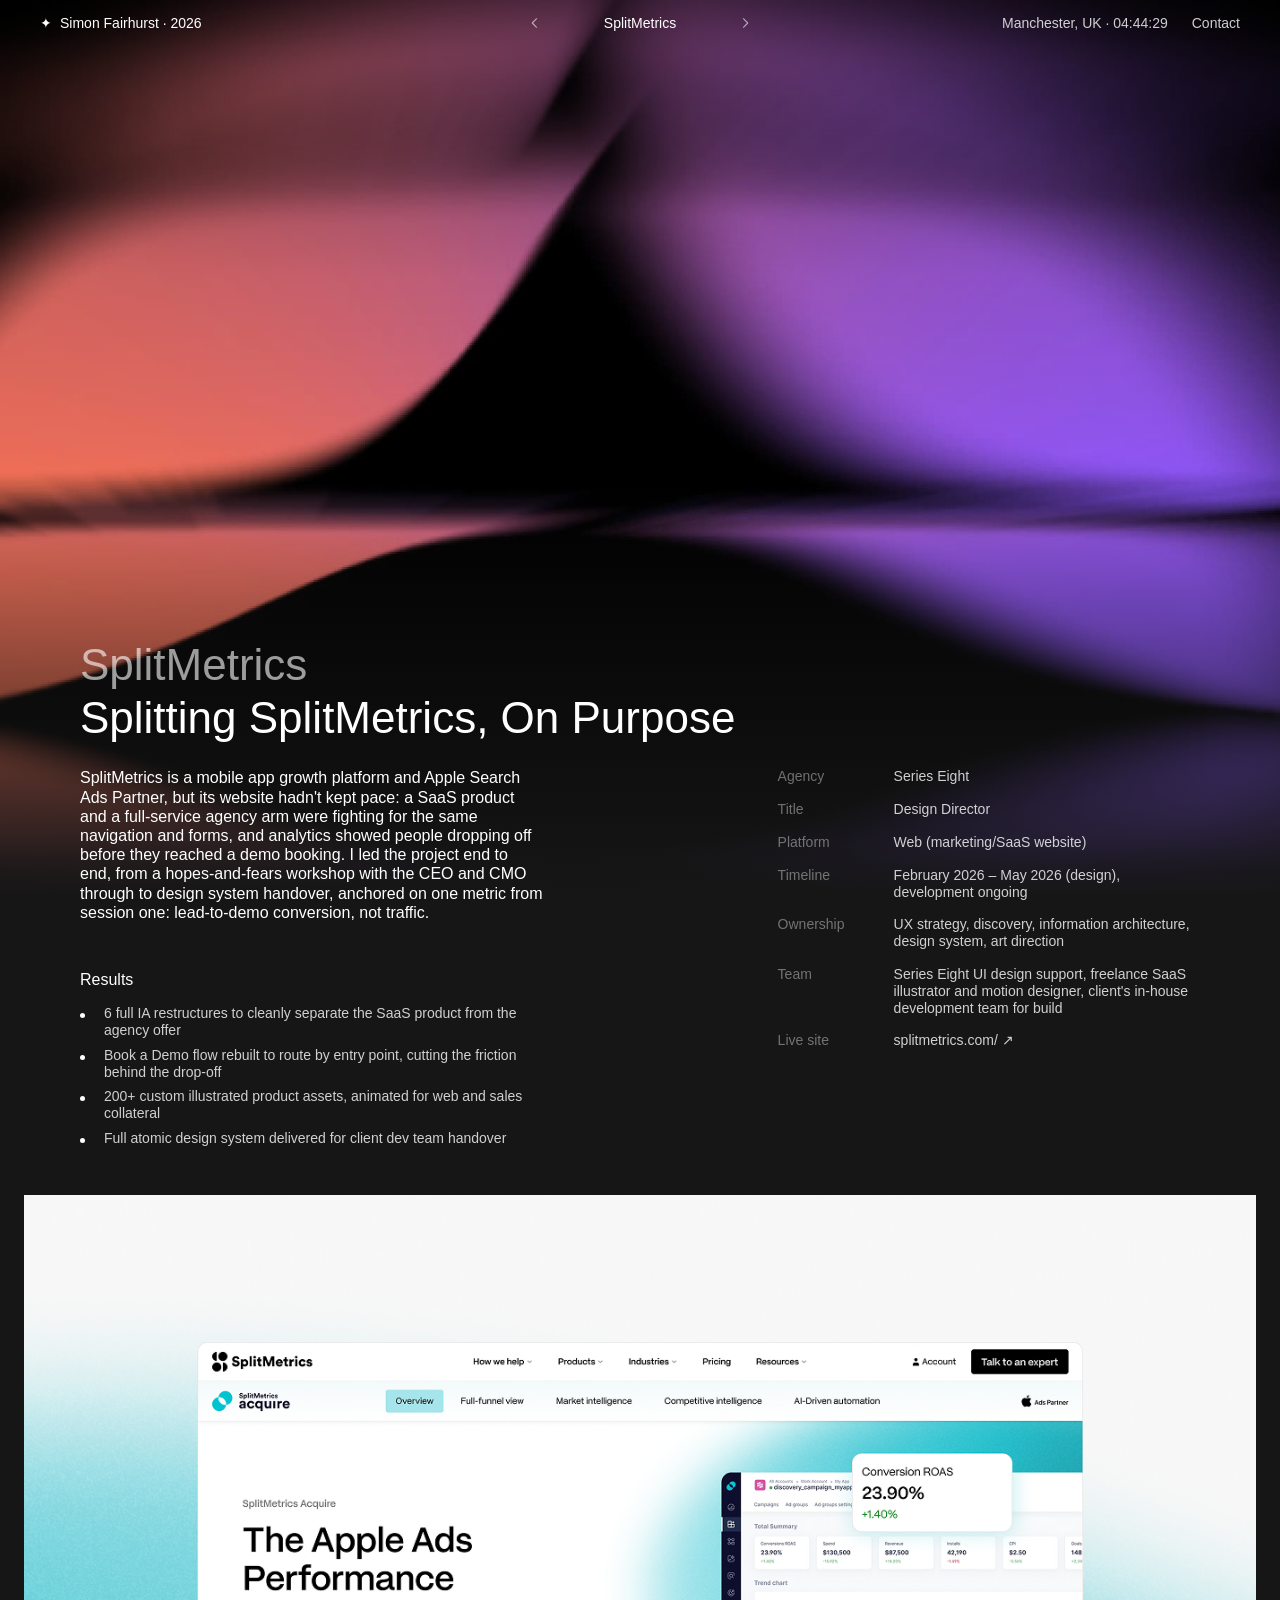
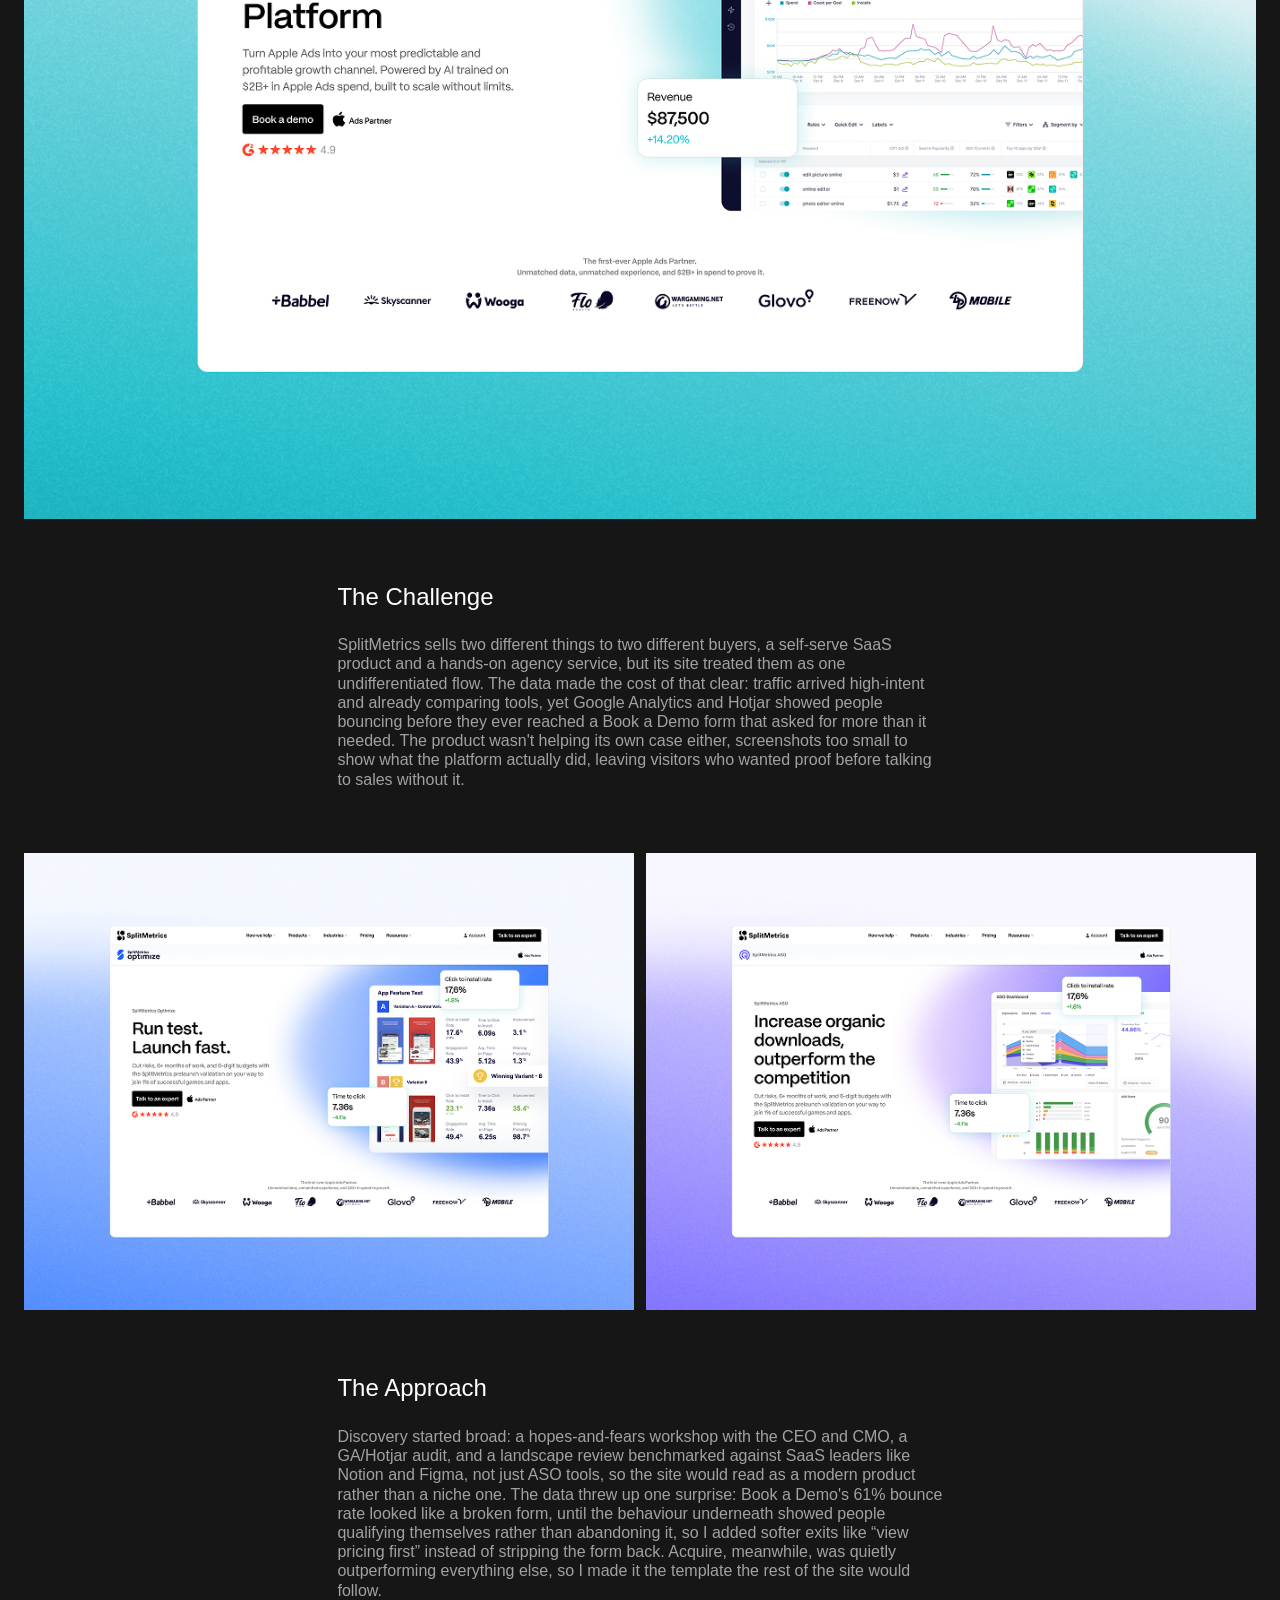
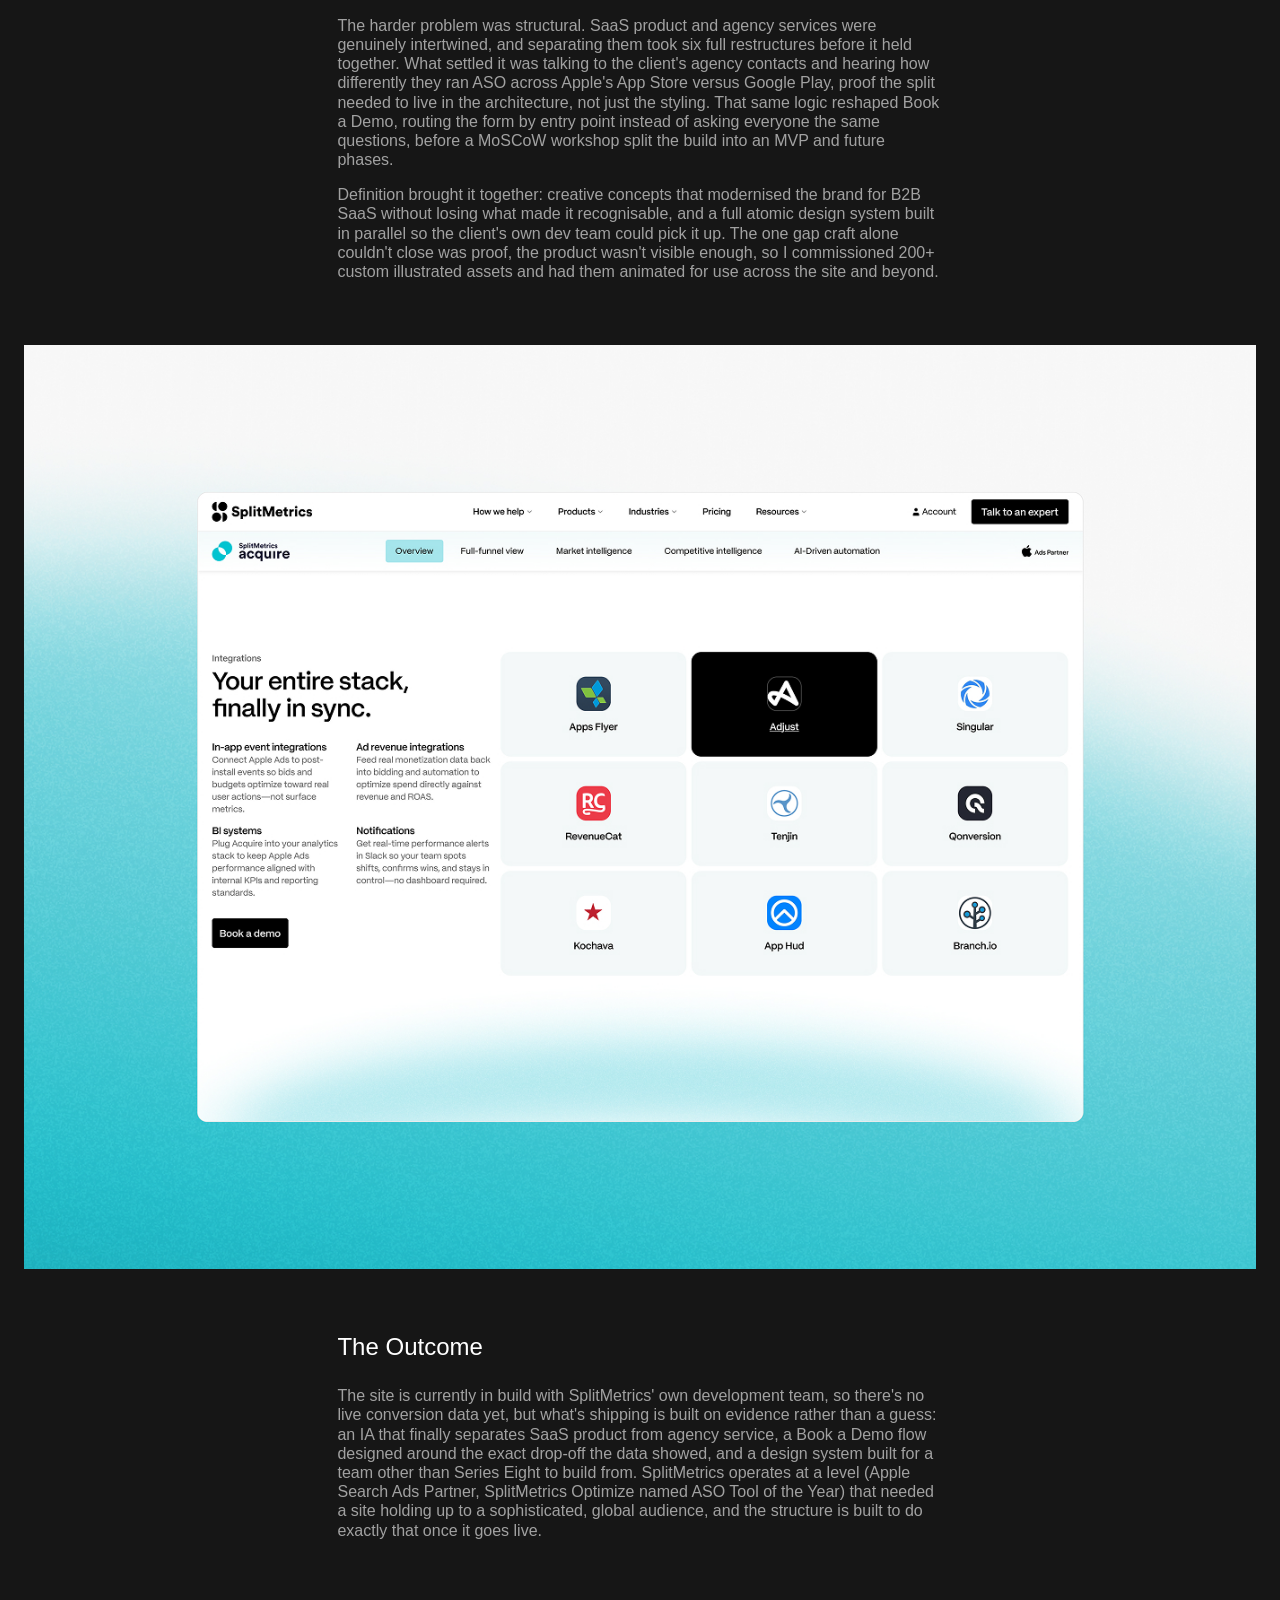
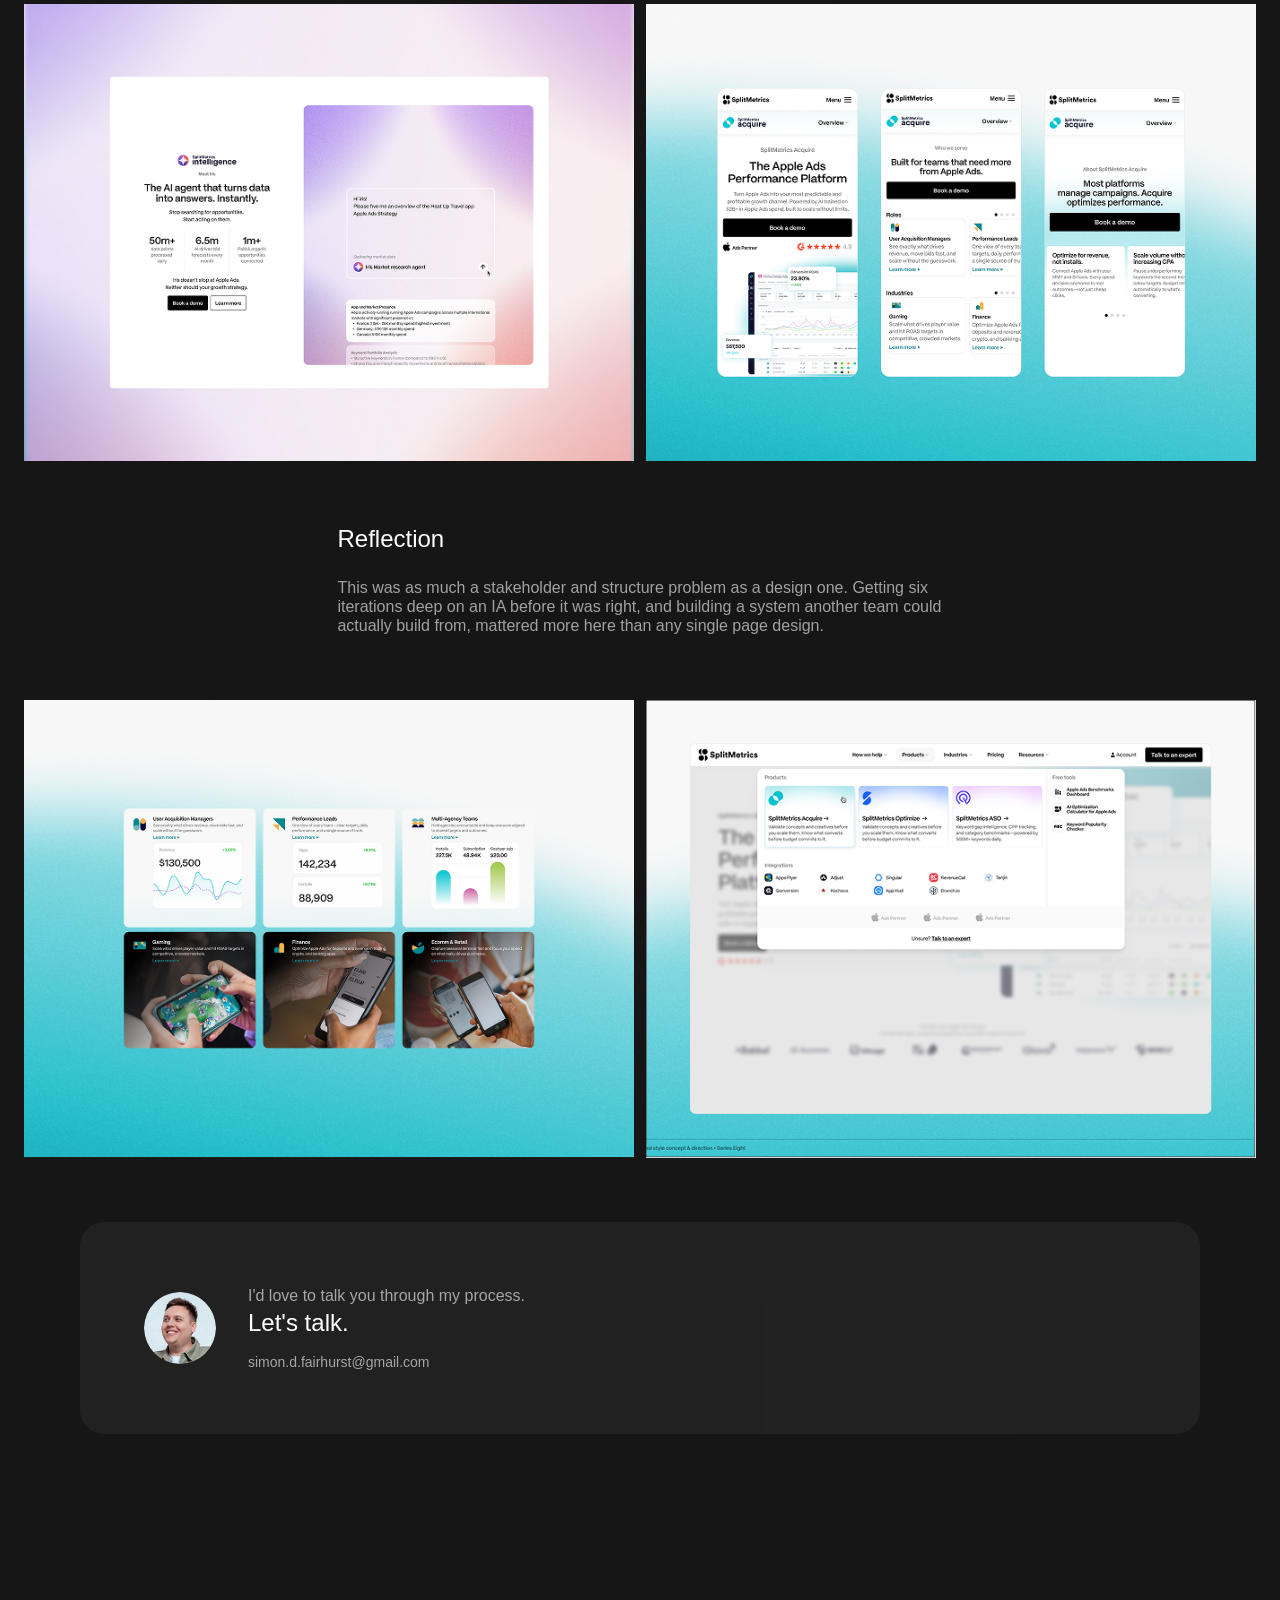
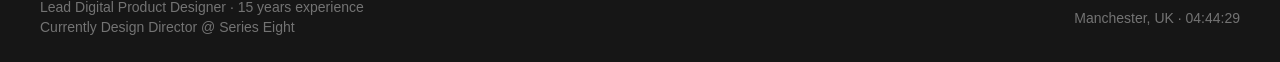
<file: case-studies/splitmetrics.html>
<!DOCTYPE html>
<html lang="en">
<head>
  <meta charset="UTF-8">
  <meta name="viewport" content="width=device-width, initial-scale=1.0">
  <title>SplitMetrics · Simon Fairhurst</title>

  <!-- Meta & SEO -->
  <meta name="description" content="SplitMetrics is a mobile app growth platform and Apple Search Ads Partner, but its website hadn't kept pace: a SaaS product and a full-service agency arm…">
  <meta name="robots" content="noindex, nofollow">

  <!-- Open Graph -->
  <meta property="og:title" content="SplitMetrics · Simon Fairhurst">
  <meta property="og:description" content="SplitMetrics is a mobile app growth platform and Apple Search Ads Partner, but its website hadn't kept pace: a SaaS product and a full-service agency arm…">
  <meta property="og:image" content="../assets/og-image.png">
  <meta property="og:url" content="TODO: live page URL, once this is deployed">
  <meta property="og:type" content="website">
  <meta name="twitter:card" content="summary_large_image">

  <!-- Favicon -->
  <link rel="icon" type="image/png" href="../assets/favicon-512.png">
  <link rel="icon" type="image/x-icon" href="../assets/favicon.ico">
  <link rel="apple-touch-icon" href="../assets/apple-touch-icon.png">

  <link rel="stylesheet" href="../css/style.css">
  <style>:root{ --accent: #A095FF; --accent-glow: rgba(160,149,255,0.22); }</style>
</head>
<body>
  <a class="skip-link" href="#main">Skip to content</a>
  <div class="cs-glow" aria-hidden="true"></div>
    <header class="topbar">
    <div class="topbar__left">
      <a class="topbar__brand" href="../index.html"><span class="spark">✦</span><span class="topbar__brand-full">Simon Fairhurst · 2026</span><span class="topbar__brand-short">Simon F</span></a>
    </div>
    <div class="topbar__center">
      <nav class="switcher" aria-label="Case study switcher">
        <a href="pearson-pte.html" aria-label="Previous case study: Pearson PTE"><svg width="14" height="14" viewBox="0 0 18 18" fill="none" xmlns="http://www.w3.org/2000/svg" aria-hidden="true"><path d="M11 3.5L5.5 9L11 14.5" stroke="currentColor" stroke-width="1.4" stroke-linecap="round" stroke-linejoin="round"/></svg></a>
        <span class="switcher__name">SplitMetrics</span>
        <a href="crunchpos.html" aria-label="Next case study: CrunchPOS"><svg width="14" height="14" viewBox="0 0 18 18" fill="none" xmlns="http://www.w3.org/2000/svg" aria-hidden="true"><path d="M7 3.5L12.5 9L7 14.5" stroke="currentColor" stroke-width="1.4" stroke-linecap="round" stroke-linejoin="round"/></svg></a>
      </nav>
    </div>
    <div class="topbar__right">
      <p class="body-sm cs-topbar-clock" data-clock>Manchester, UK · 00:00:00</p>
      <a class="topbar__contact" href="mailto:simon.d.fairhurst@gmail.com">Contact</a>
    </div>
  </header>

  <main id="main" class="cs-wrap cs-wrap--has-hero">
    <div class="cs-hero">
      <img src="../assets/splitmetrics/master.jpg" alt="SplitMetrics" loading="eager">
    </div>
    <div class="cs-header">
      <p class="cs-header__label">SplitMetrics</p>
      <h1 class="cs-header__title">Splitting SplitMetrics, On Purpose</h1>
      <div class="cs-header__overview-col">
        <p class="cs-header__overview">SplitMetrics is a mobile app growth platform and Apple Search Ads Partner, but its website hadn't kept pace: a SaaS product and a full-service agency arm were fighting for the same navigation and forms, and analytics showed people dropping off before they reached a demo booking. I led the project end to end, from a hopes-and-fears workshop with the CEO and CMO through to design system handover, anchored on one metric from session one: lead-to-demo conversion, not traffic.</p>
        <div class="cs-results">
          <p class="cs-results__heading">Results</p>
        <ul>
          <li>6 full IA restructures to cleanly separate the SaaS product from the agency offer</li>
          <li>Book a Demo flow rebuilt to route by entry point, cutting the friction behind the drop-off</li>
          <li>200+ custom illustrated product assets, animated for web and sales collateral</li>
          <li>Full atomic design system delivered for client dev team handover</li>
        </ul>
        </div>
      </div>
      <div class="cs-meta">
        <div class="cs-meta__row"><span class="cs-meta__label">Agency</span><span class="cs-meta__value">Series Eight</span></div>
        <div class="cs-meta__row"><span class="cs-meta__label">Title</span><span class="cs-meta__value">Design Director</span></div>
        <div class="cs-meta__row"><span class="cs-meta__label">Platform</span><span class="cs-meta__value">Web (marketing/SaaS website)</span></div>
        <div class="cs-meta__row"><span class="cs-meta__label">Timeline</span><span class="cs-meta__value">February 2026 – May 2026 (design), development ongoing</span></div>
        <div class="cs-meta__row"><span class="cs-meta__label">Ownership</span><span class="cs-meta__value">UX strategy, discovery, information architecture, design system, art direction</span></div>
        <div class="cs-meta__row"><span class="cs-meta__label">Team</span><span class="cs-meta__value">Series Eight UI design support, freelance SaaS illustrator and motion designer, client's in-house development team for build</span></div>
        <div class="cs-meta__row"><span class="cs-meta__label">Live site</span><span class="cs-meta__value"><a href="https://splitmetrics.com/" target="_blank" rel="noopener">splitmetrics.com/ ↗</a></span></div>
      </div>
    </div>

    <div class="cs-visual">
      <img src="../assets/splitmetrics/hero.jpg" alt="SplitMetrics — hero visual" loading="lazy">
    </div>

    <div class="cs-section">
      <h2>The Challenge</h2>
        <p>SplitMetrics sells two different things to two different buyers, a self-serve SaaS product and a hands-on agency service, but its site treated them as one undifferentiated flow. The data made the cost of that clear: traffic arrived high-intent and already comparing tools, yet Google Analytics and Hotjar showed people bouncing before they ever reached a Book a Demo form that asked for more than it needed. The product wasn't helping its own case either, screenshots too small to show what the platform actually did, leaving visitors who wanted proof before talking to sales without it.</p>
    </div>

    <div class="cs-row2">
      <div class="cs-visual"><img src="../assets/splitmetrics/challenge-1.jpg" alt="SplitMetrics — supporting visual" loading="lazy"></div>
      <div class="cs-visual"><img src="../assets/splitmetrics/challenge-2.jpg" alt="SplitMetrics — supporting visual" loading="lazy"></div>
    </div>

    <div class="cs-section">
      <h2>The Approach</h2>
        <p>Discovery started broad: a hopes-and-fears workshop with the CEO and CMO, a GA/Hotjar audit, and a landscape review benchmarked against SaaS leaders like Notion and Figma, not just ASO tools, so the site would read as a modern product rather than a niche one. The data threw up one surprise: Book a Demo's 61% bounce rate looked like a broken form, until the behaviour underneath showed people qualifying themselves rather than abandoning it, so I added softer exits like “view pricing first” instead of stripping the form back. Acquire, meanwhile, was quietly outperforming everything else, so I made it the template the rest of the site would follow.</p>
        <p>The harder problem was structural. SaaS product and agency services were genuinely intertwined, and separating them took six full restructures before it held together. What settled it was talking to the client's agency contacts and hearing how differently they ran ASO across Apple's App Store versus Google Play, proof the split needed to live in the architecture, not just the styling. That same logic reshaped Book a Demo, routing the form by entry point instead of asking everyone the same questions, before a MoSCoW workshop split the build into an MVP and future phases.</p>
        <p>Definition brought it together: creative concepts that modernised the brand for B2B SaaS without losing what made it recognisable, and a full atomic design system built in parallel so the client's own dev team could pick it up. The one gap craft alone couldn't close was proof, the product wasn't visible enough, so I commissioned 200+ custom illustrated assets and had them animated for use across the site and beyond.</p>
    </div>

    <div class="cs-visual">
      <img src="../assets/splitmetrics/approach-full.jpg" alt="SplitMetrics — process visual" loading="lazy">
    </div>

    <div class="cs-section">
      <h2>The Outcome</h2>
        <p>The site is currently in build with SplitMetrics' own development team, so there's no live conversion data yet, but what's shipping is built on evidence rather than a guess: an IA that finally separates SaaS product from agency service, a Book a Demo flow designed around the exact drop-off the data showed, and a design system built for a team other than Series Eight to build from. SplitMetrics operates at a level (Apple Search Ads Partner, SplitMetrics Optimize named ASO Tool of the Year) that needed a site holding up to a sophisticated, global audience, and the structure is built to do exactly that once it goes live.</p>
    </div>

    <div class="cs-row2">
      <div class="cs-visual"><img src="../assets/splitmetrics/outcome-1.jpg" alt="SplitMetrics — outcome visual" loading="lazy"></div>
      <div class="cs-visual"><img src="../assets/splitmetrics/outcome-2.jpg" alt="SplitMetrics — outcome visual" loading="lazy"></div>
    </div>

    <div class="cs-section">
      <h2>Reflection</h2>
        <p>This was as much a stakeholder and structure problem as a design one. Getting six iterations deep on an IA before it was right, and building a system another team could actually build from, mattered more here than any single page design.</p>
    </div>

    <div class="cs-row2">
      <div class="cs-visual"><img src="../assets/splitmetrics/reflection-1.jpg" alt="SplitMetrics — final visual" loading="lazy"></div>
      <div class="cs-visual"><img src="../assets/splitmetrics/reflection-2.jpg" alt="SplitMetrics — final visual" loading="lazy"></div>
    </div>

    <div class="cs-cta">
      <img class="cs-cta__avatar" src="../assets/headshot.png" alt="Simon Fairhurst">
      <div class="cs-cta__text">
        <p class="cs-cta__intro">I'd love to talk you through my process.</p>
        <p class="cs-cta__headline">Let's talk.</p>
        <p class="cs-cta__email"><a href="mailto:simon.d.fairhurst@gmail.com">simon.d.fairhurst@gmail.com</a></p>
      </div>
    </div>
  </main>

    <footer class="bottombar bottombar--static">
    <div class="bottombar__left">
      <p class="bottombar__meta">Lead Digital Product Designer · 15 years experience<br>Currently Design Director @ Series Eight</p>
    </div>
    <div class="bottombar__center"></div>
    <div class="bottombar__right">
      <p class="bottombar__clock" data-clock>Manchester, UK · 00:00:00</p>
    </div>
  </footer>

  <script src="../js/main.js"></script>
</body>
</html>
</file>
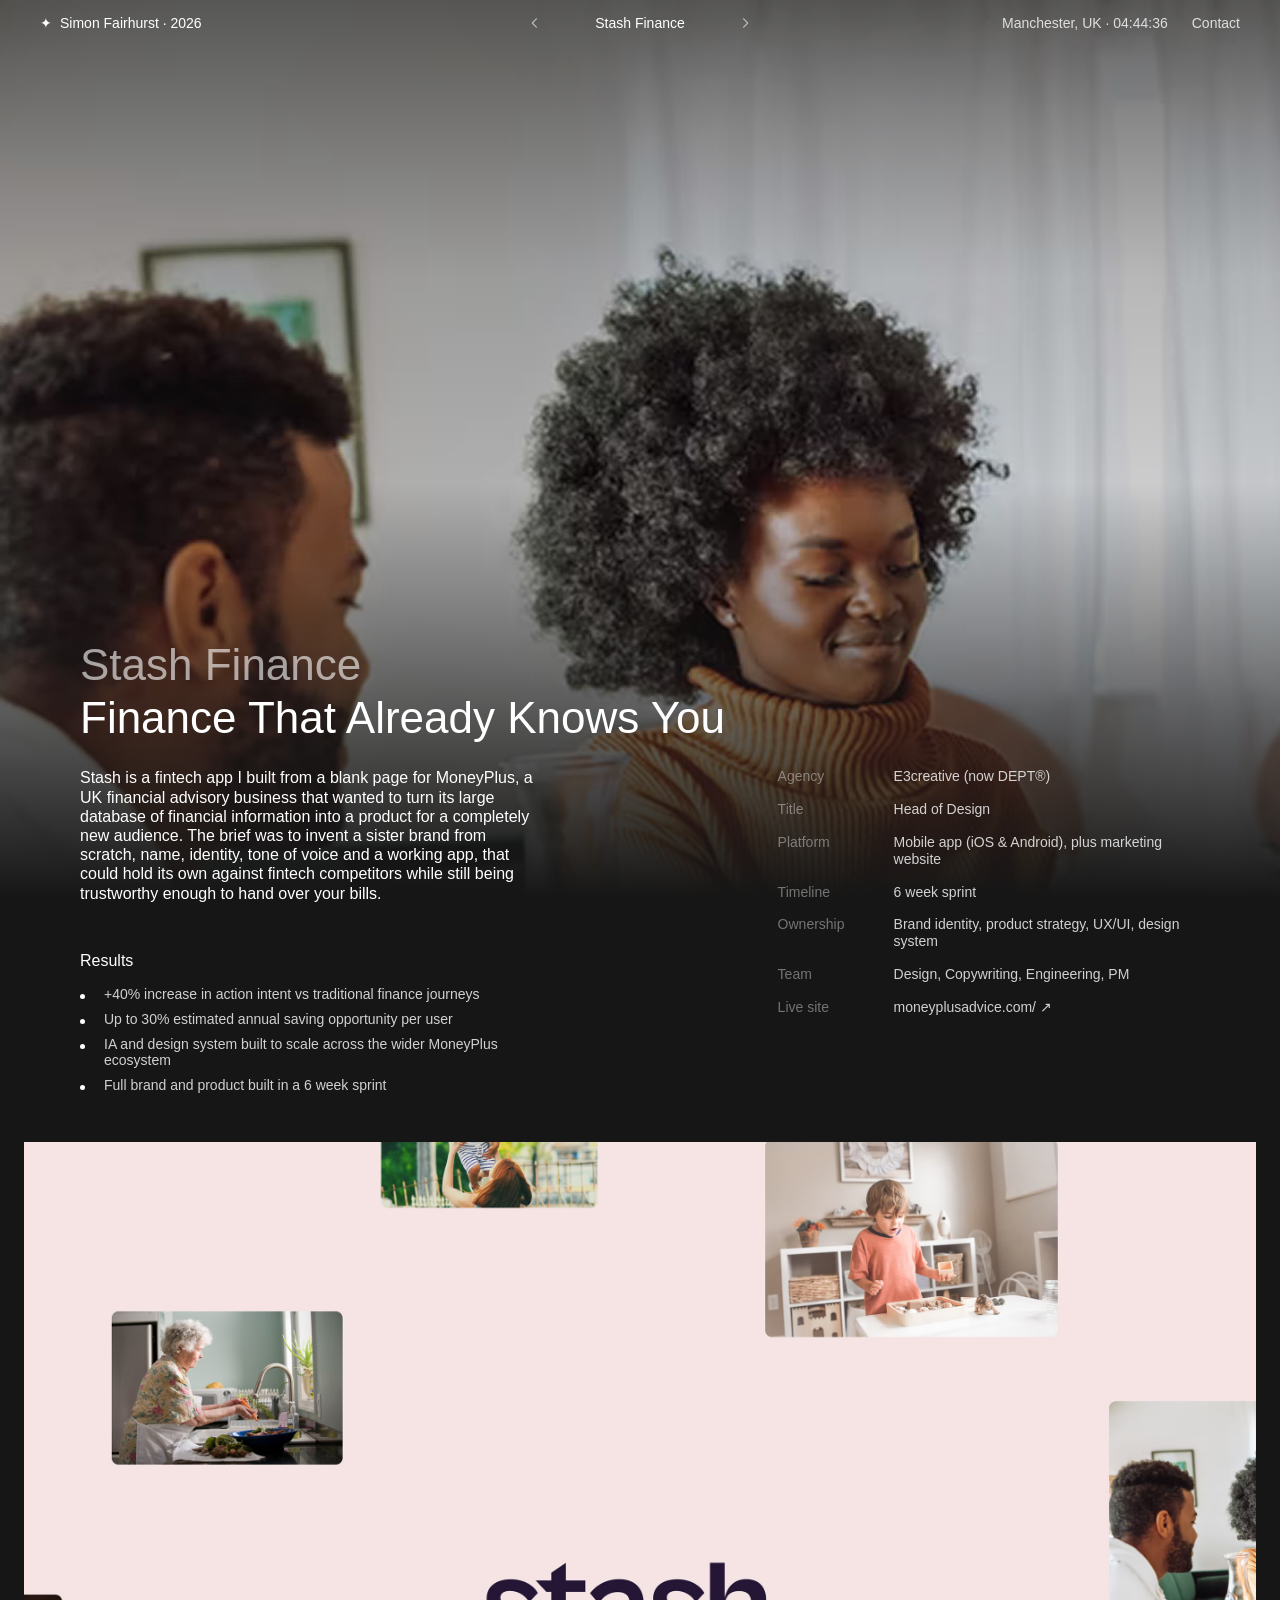
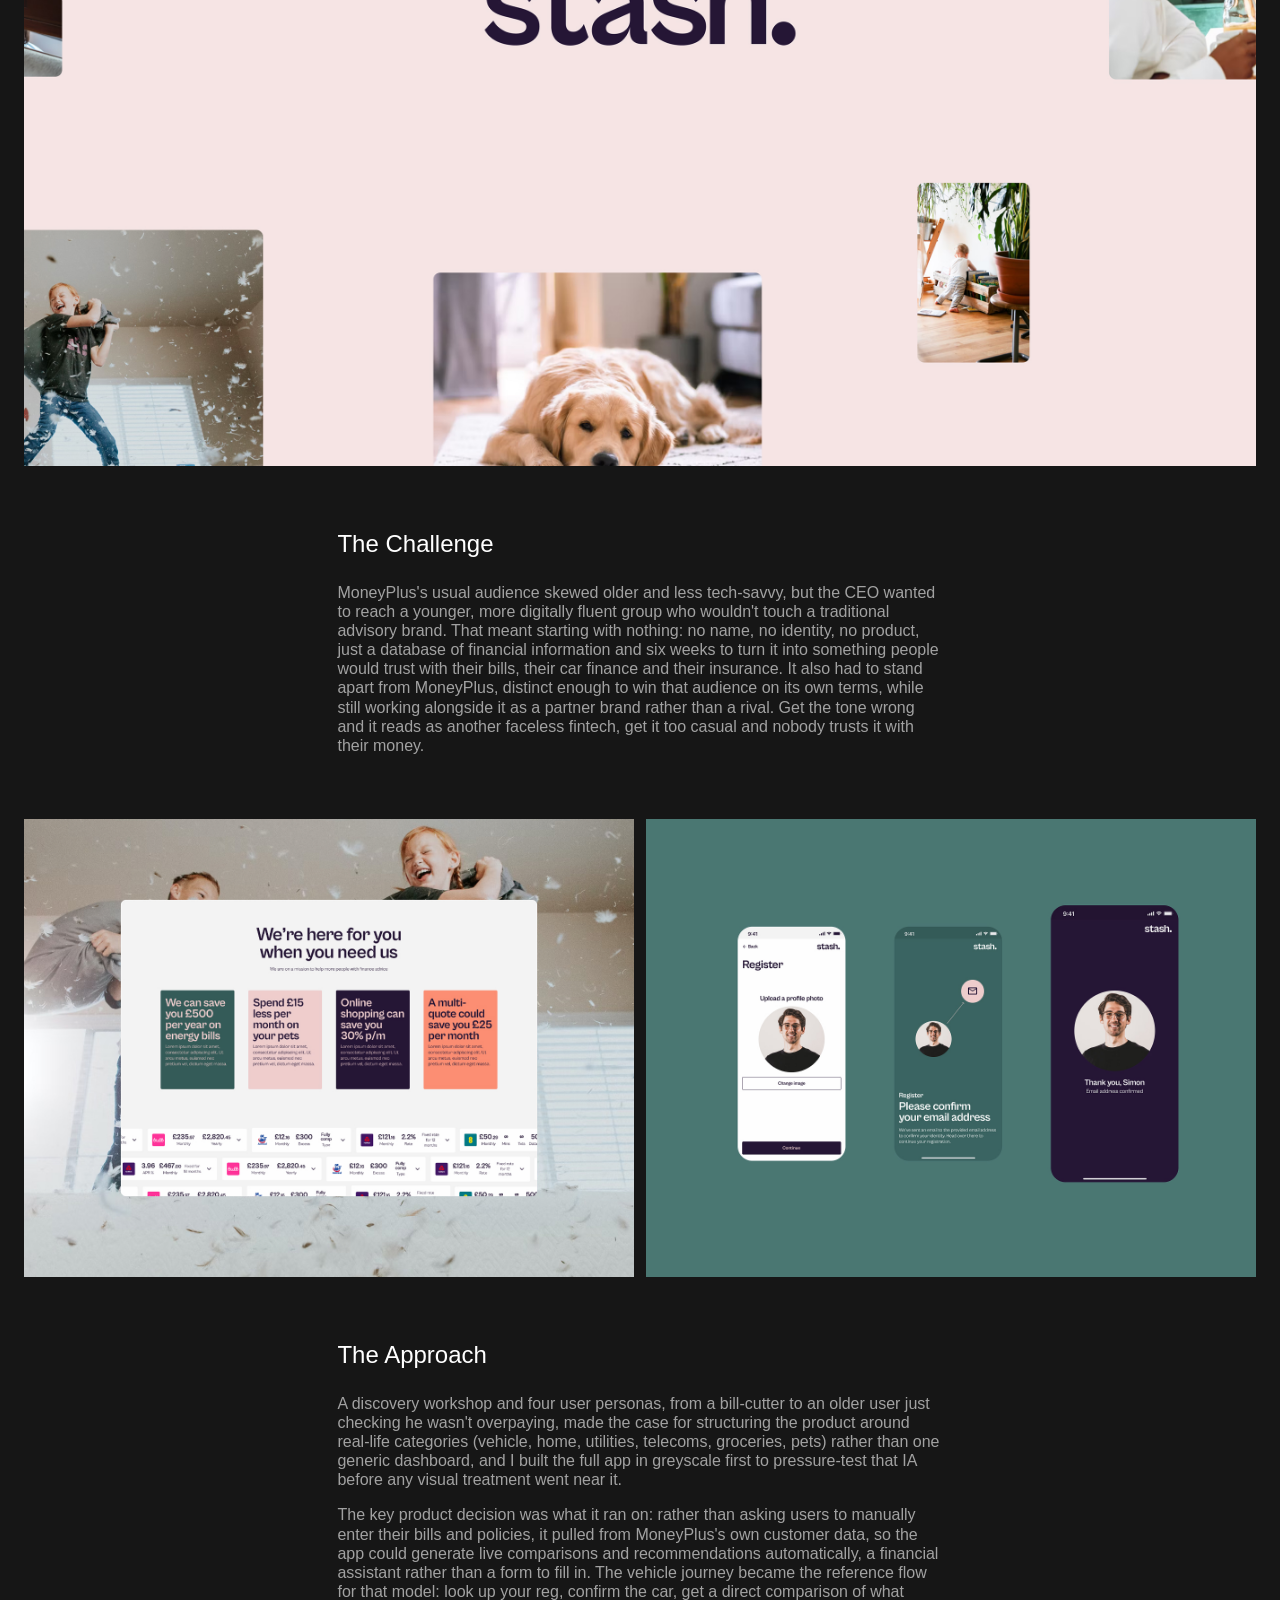
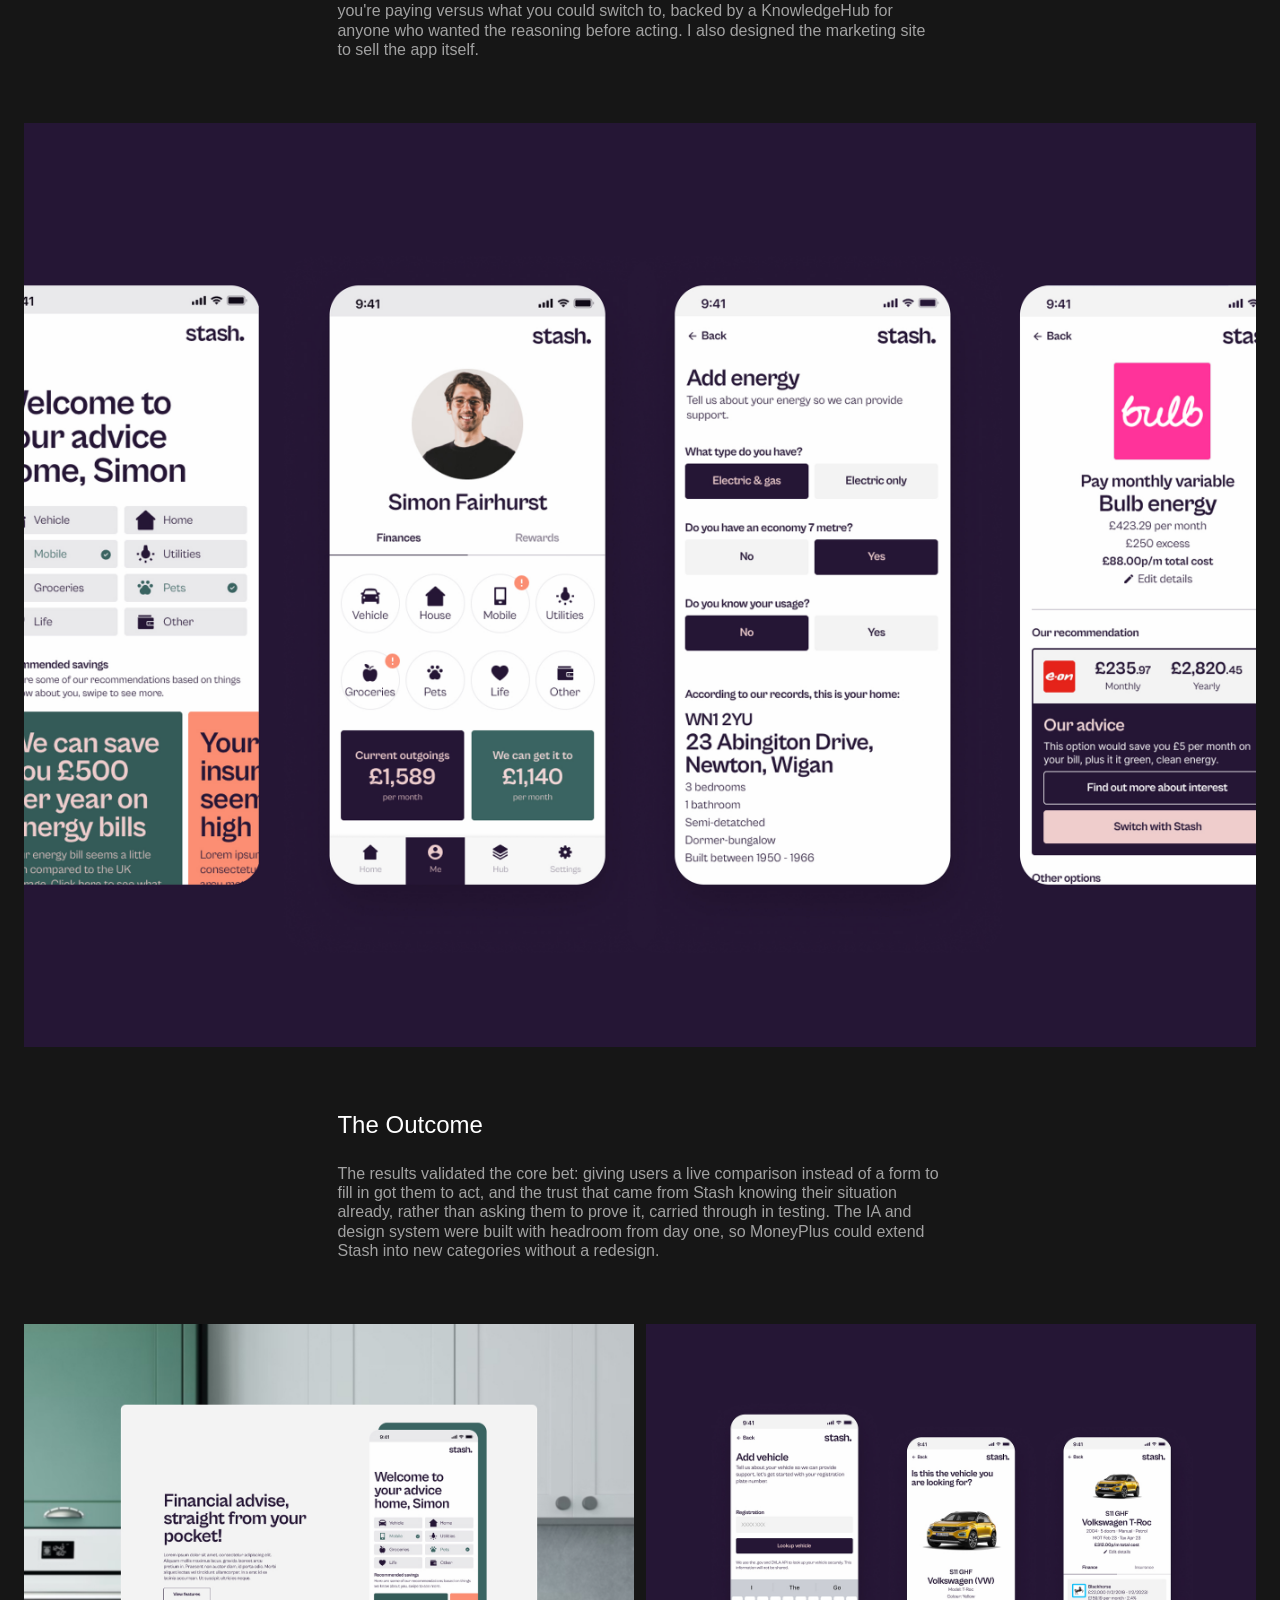
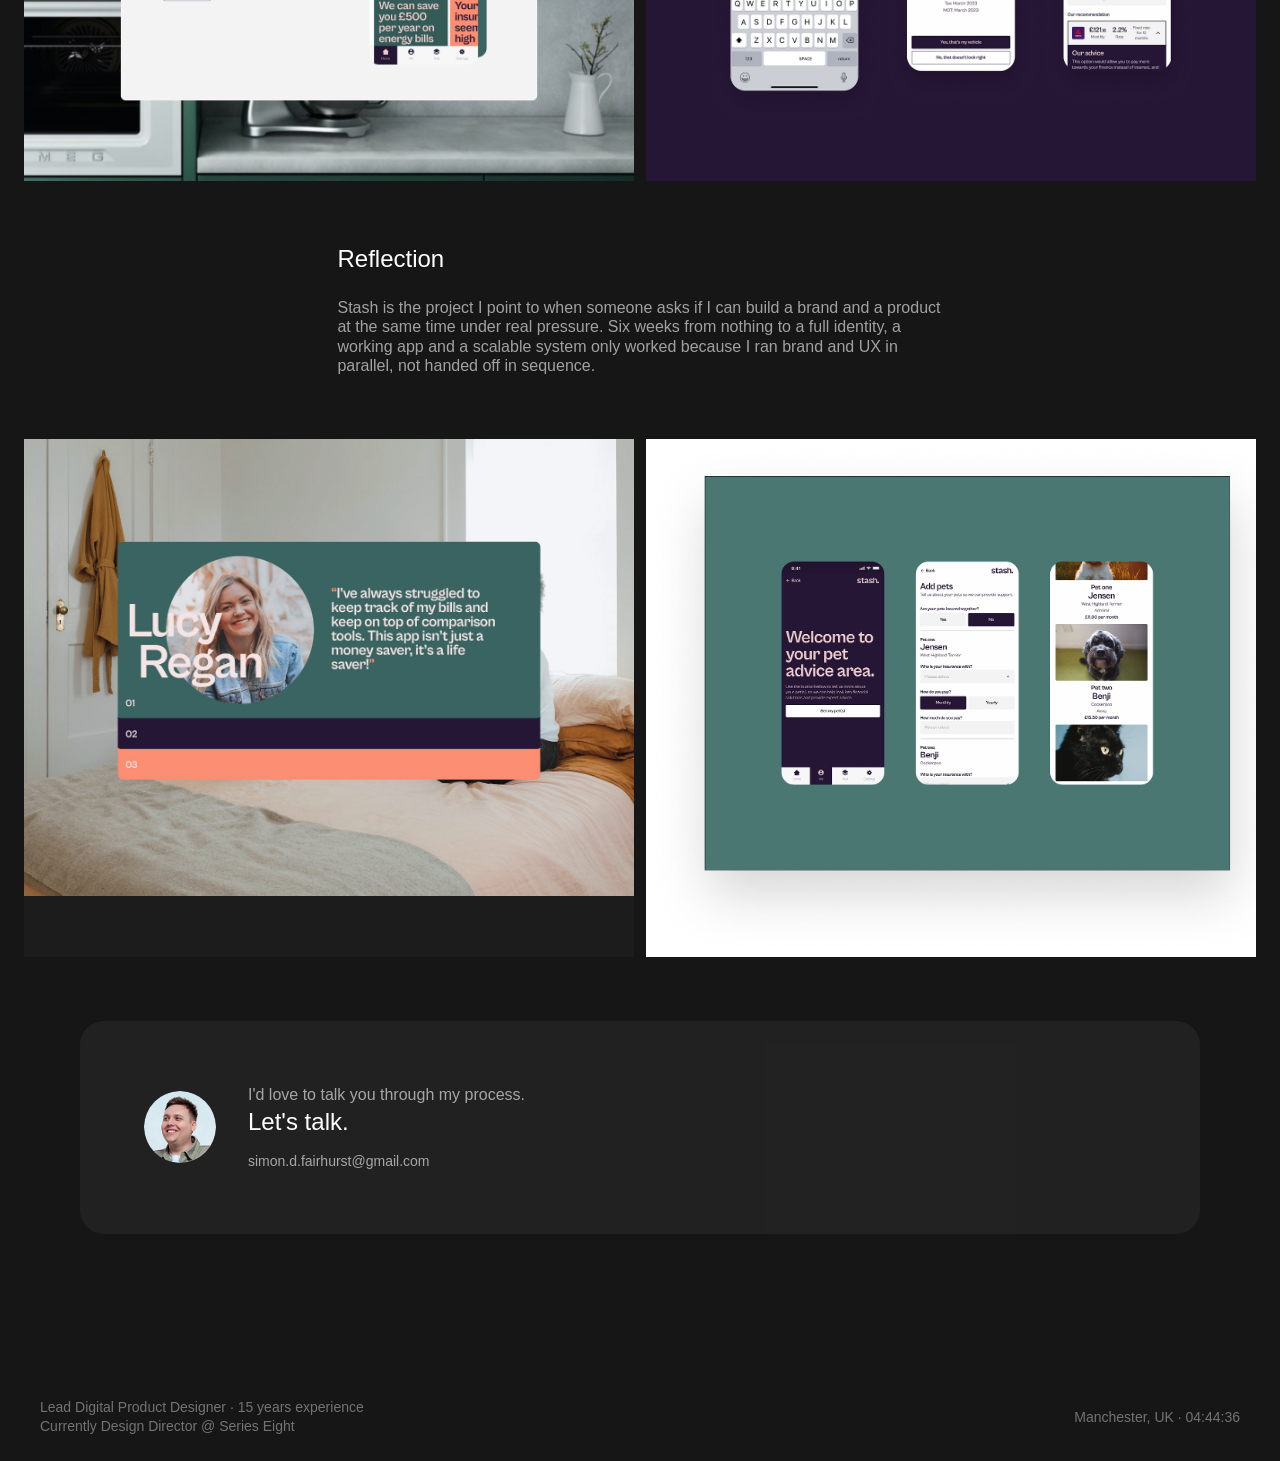
<file: case-studies/stash-finance.html>
<!DOCTYPE html>
<html lang="en">
<head>
  <meta charset="UTF-8">
  <meta name="viewport" content="width=device-width, initial-scale=1.0">
  <title>Stash Finance · Simon Fairhurst</title>

  <!-- Meta & SEO -->
  <meta name="description" content="Stash is a fintech app I built from a blank page for MoneyPlus, a UK financial advisory business that wanted to turn its large database of financial…">
  <meta name="robots" content="noindex, nofollow">

  <!-- Open Graph -->
  <meta property="og:title" content="Stash Finance · Simon Fairhurst">
  <meta property="og:description" content="Stash is a fintech app I built from a blank page for MoneyPlus, a UK financial advisory business that wanted to turn its large database of financial…">
  <meta property="og:image" content="../assets/og-image.png">
  <meta property="og:url" content="TODO: live page URL, once this is deployed">
  <meta property="og:type" content="website">
  <meta name="twitter:card" content="summary_large_image">

  <!-- Favicon -->
  <link rel="icon" type="image/png" href="../assets/favicon-512.png">
  <link rel="icon" type="image/x-icon" href="../assets/favicon.ico">
  <link rel="apple-touch-icon" href="../assets/apple-touch-icon.png">

  <link rel="stylesheet" href="../css/style.css">
  <style>:root{ --accent: #EECDCD; --accent-glow: rgba(238,205,205,0.22); }</style>
</head>
<body>
  <a class="skip-link" href="#main">Skip to content</a>
  <div class="cs-glow" aria-hidden="true"></div>
    <header class="topbar">
    <div class="topbar__left">
      <a class="topbar__brand" href="../index.html"><span class="spark">✦</span><span class="topbar__brand-full">Simon Fairhurst · 2026</span><span class="topbar__brand-short">Simon F</span></a>
    </div>
    <div class="topbar__center">
      <nav class="switcher" aria-label="Case study switcher">
        <a href="triumph-motorcycles.html" aria-label="Previous case study: Triumph Motorcycles"><svg width="14" height="14" viewBox="0 0 18 18" fill="none" xmlns="http://www.w3.org/2000/svg" aria-hidden="true"><path d="M11 3.5L5.5 9L11 14.5" stroke="currentColor" stroke-width="1.4" stroke-linecap="round" stroke-linejoin="round"/></svg></a>
        <span class="switcher__name">Stash Finance</span>
        <a href="carv.html" aria-label="Next case study: Carv"><svg width="14" height="14" viewBox="0 0 18 18" fill="none" xmlns="http://www.w3.org/2000/svg" aria-hidden="true"><path d="M7 3.5L12.5 9L7 14.5" stroke="currentColor" stroke-width="1.4" stroke-linecap="round" stroke-linejoin="round"/></svg></a>
      </nav>
    </div>
    <div class="topbar__right">
      <p class="body-sm cs-topbar-clock" data-clock>Manchester, UK · 00:00:00</p>
      <a class="topbar__contact" href="mailto:simon.d.fairhurst@gmail.com">Contact</a>
    </div>
  </header>

  <main id="main" class="cs-wrap cs-wrap--has-hero">
    <div class="cs-hero">
      <img src="../assets/stash-finance/master.jpg" alt="Stash Finance" loading="eager">
    </div>
    <div class="cs-header">
      <p class="cs-header__label">Stash Finance</p>
      <h1 class="cs-header__title">Finance That Already Knows You</h1>
      <div class="cs-header__overview-col">
        <p class="cs-header__overview">Stash is a fintech app I built from a blank page for MoneyPlus, a UK financial advisory business that wanted to turn its large database of financial information into a product for a completely new audience. The brief was to invent a sister brand from scratch, name, identity, tone of voice and a working app, that could hold its own against fintech competitors while still being trustworthy enough to hand over your bills.</p>
        <div class="cs-results">
          <p class="cs-results__heading">Results</p>
        <ul>
          <li>+40% increase in action intent vs traditional finance journeys</li>
          <li>Up to 30% estimated annual saving opportunity per user</li>
          <li>IA and design system built to scale across the wider MoneyPlus ecosystem</li>
          <li>Full brand and product built in a 6 week sprint</li>
        </ul>
        </div>
      </div>
      <div class="cs-meta">
        <div class="cs-meta__row"><span class="cs-meta__label">Agency</span><span class="cs-meta__value">E3creative (now DEPT®)</span></div>
        <div class="cs-meta__row"><span class="cs-meta__label">Title</span><span class="cs-meta__value">Head of Design</span></div>
        <div class="cs-meta__row"><span class="cs-meta__label">Platform</span><span class="cs-meta__value">Mobile app (iOS & Android), plus marketing website</span></div>
        <div class="cs-meta__row"><span class="cs-meta__label">Timeline</span><span class="cs-meta__value">6 week sprint</span></div>
        <div class="cs-meta__row"><span class="cs-meta__label">Ownership</span><span class="cs-meta__value">Brand identity, product strategy, UX/UI, design system</span></div>
        <div class="cs-meta__row"><span class="cs-meta__label">Team</span><span class="cs-meta__value">Design, Copywriting, Engineering, PM</span></div>
        <div class="cs-meta__row"><span class="cs-meta__label">Live site</span><span class="cs-meta__value"><a href="https://moneyplusadvice.com/" target="_blank" rel="noopener">moneyplusadvice.com/ ↗</a></span></div>
      </div>
    </div>

    <div class="cs-visual">
      <img src="../assets/stash-finance/hero.jpg" alt="Stash Finance — hero visual" loading="lazy">
    </div>

    <div class="cs-section">
      <h2>The Challenge</h2>
        <p>MoneyPlus's usual audience skewed older and less tech-savvy, but the CEO wanted to reach a younger, more digitally fluent group who wouldn't touch a traditional advisory brand. That meant starting with nothing: no name, no identity, no product, just a database of financial information and six weeks to turn it into something people would trust with their bills, their car finance and their insurance. It also had to stand apart from MoneyPlus, distinct enough to win that audience on its own terms, while still working alongside it as a partner brand rather than a rival. Get the tone wrong and it reads as another faceless fintech, get it too casual and nobody trusts it with their money.</p>
    </div>

    <div class="cs-row2">
      <div class="cs-visual"><img src="../assets/stash-finance/challenge-1.jpg" alt="Stash Finance — supporting visual" loading="lazy"></div>
      <div class="cs-visual"><img src="../assets/stash-finance/challenge-2.jpg" alt="Stash Finance — supporting visual" loading="lazy"></div>
    </div>

    <div class="cs-section">
      <h2>The Approach</h2>
        <p>A discovery workshop and four user personas, from a bill-cutter to an older user just checking he wasn't overpaying, made the case for structuring the product around real-life categories (vehicle, home, utilities, telecoms, groceries, pets) rather than one generic dashboard, and I built the full app in greyscale first to pressure-test that IA before any visual treatment went near it.</p>
        <p>The key product decision was what it ran on: rather than asking users to manually enter their bills and policies, it pulled from MoneyPlus's own customer data, so the app could generate live comparisons and recommendations automatically, a financial assistant rather than a form to fill in. The vehicle journey became the reference flow for that model: look up your reg, confirm the car, get a direct comparison of what you're paying versus what you could switch to, backed by a KnowledgeHub for anyone who wanted the reasoning before acting. I also designed the marketing site to sell the app itself.</p>
    </div>

    <div class="cs-visual">
      <img src="../assets/stash-finance/approach-full.jpg" alt="Stash Finance — process visual" loading="lazy">
    </div>

    <div class="cs-section">
      <h2>The Outcome</h2>
        <p>The results validated the core bet: giving users a live comparison instead of a form to fill in got them to act, and the trust that came from Stash knowing their situation already, rather than asking them to prove it, carried through in testing. The IA and design system were built with headroom from day one, so MoneyPlus could extend Stash into new categories without a redesign.</p>
    </div>

    <div class="cs-row2">
      <div class="cs-visual"><img src="../assets/stash-finance/outcome-1.jpg" alt="Stash Finance — outcome visual" loading="lazy"></div>
      <div class="cs-visual"><img src="../assets/stash-finance/outcome-2.jpg" alt="Stash Finance — outcome visual" loading="lazy"></div>
    </div>

    <div class="cs-section">
      <h2>Reflection</h2>
        <p>Stash is the project I point to when someone asks if I can build a brand and a product at the same time under real pressure. Six weeks from nothing to a full identity, a working app and a scalable system only worked because I ran brand and UX in parallel, not handed off in sequence.</p>
    </div>

    <div class="cs-row2">
      <div class="cs-visual"><img src="../assets/stash-finance/reflection-1.jpg" alt="Stash Finance — final visual" loading="lazy"></div>
      <div class="cs-visual"><img src="../assets/stash-finance/reflection-2.jpg" alt="Stash Finance — final visual" loading="lazy"></div>
    </div>

    <div class="cs-cta">
      <img class="cs-cta__avatar" src="../assets/headshot.png" alt="Simon Fairhurst">
      <div class="cs-cta__text">
        <p class="cs-cta__intro">I'd love to talk you through my process.</p>
        <p class="cs-cta__headline">Let's talk.</p>
        <p class="cs-cta__email"><a href="mailto:simon.d.fairhurst@gmail.com">simon.d.fairhurst@gmail.com</a></p>
      </div>
    </div>
  </main>

    <footer class="bottombar bottombar--static">
    <div class="bottombar__left">
      <p class="bottombar__meta">Lead Digital Product Designer · 15 years experience<br>Currently Design Director @ Series Eight</p>
    </div>
    <div class="bottombar__center"></div>
    <div class="bottombar__right">
      <p class="bottombar__clock" data-clock>Manchester, UK · 00:00:00</p>
    </div>
  </footer>

  <script src="../js/main.js"></script>
</body>
</html>
</file>
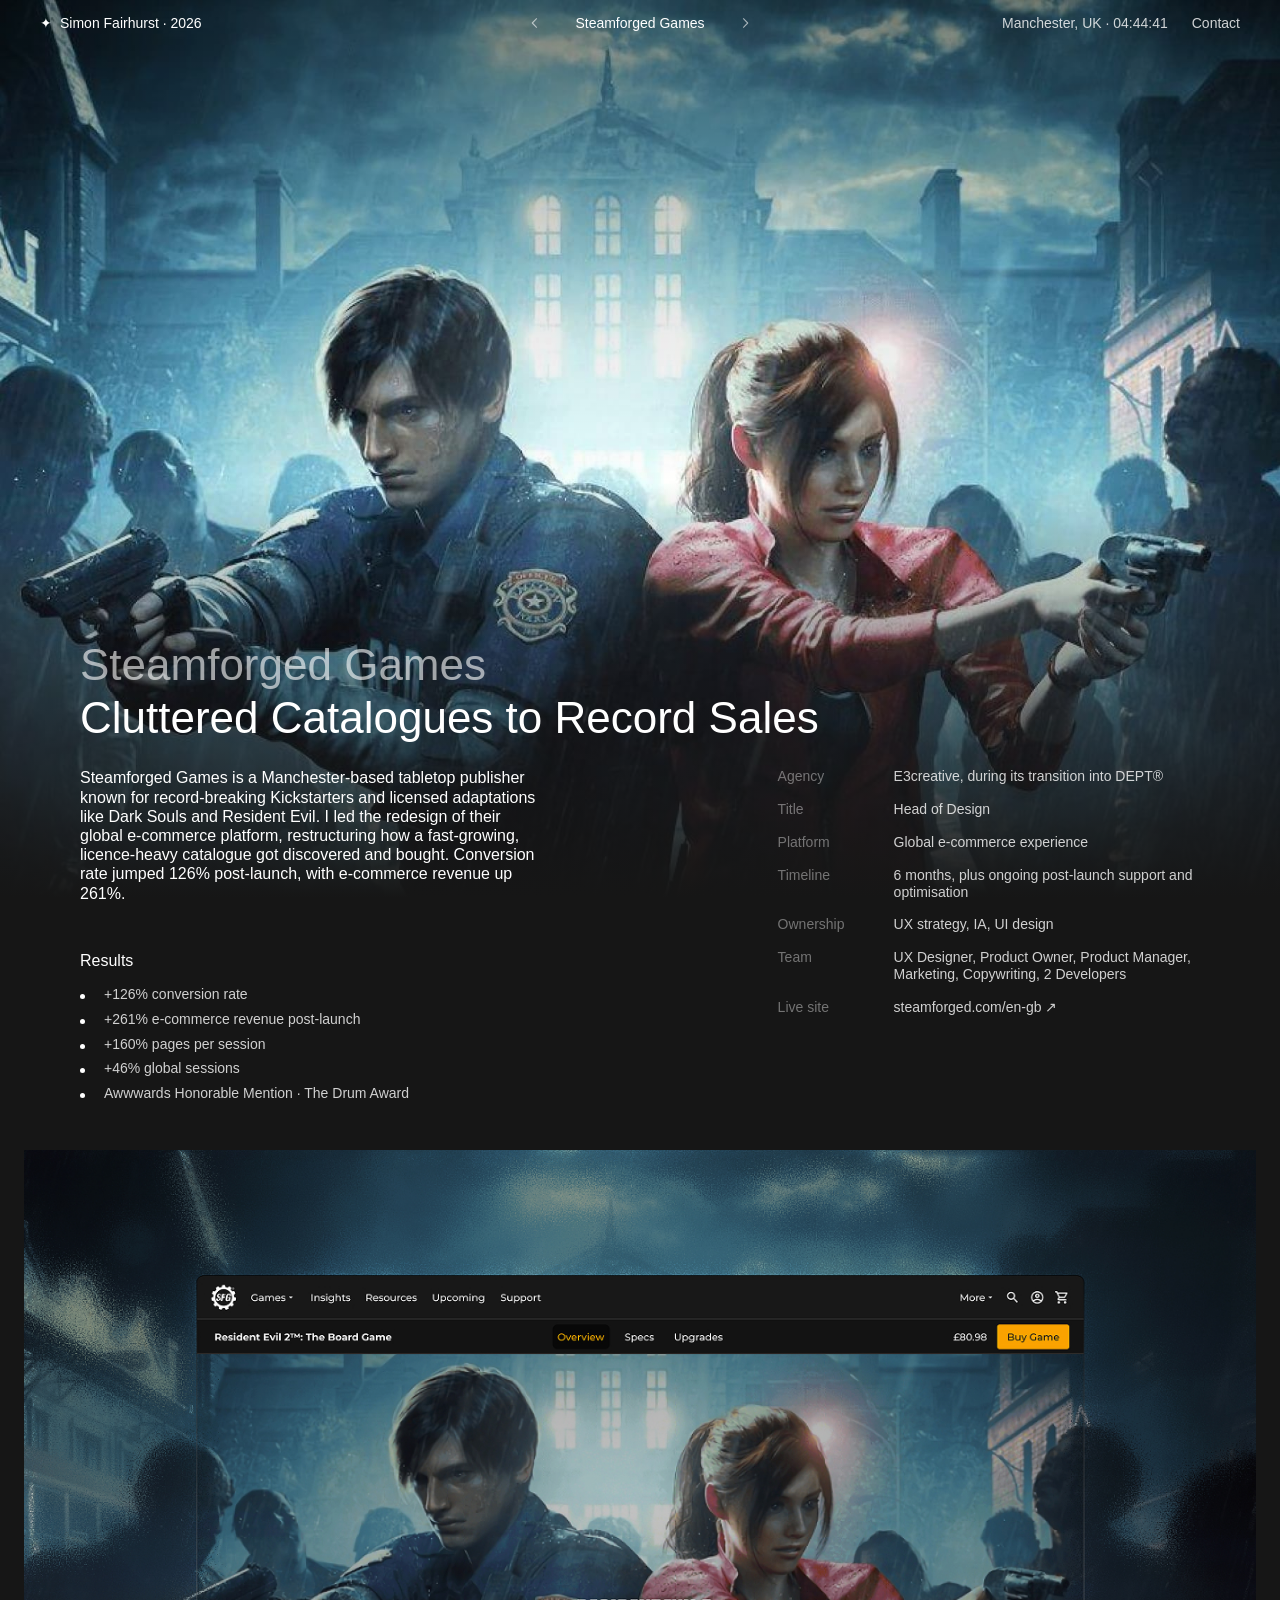
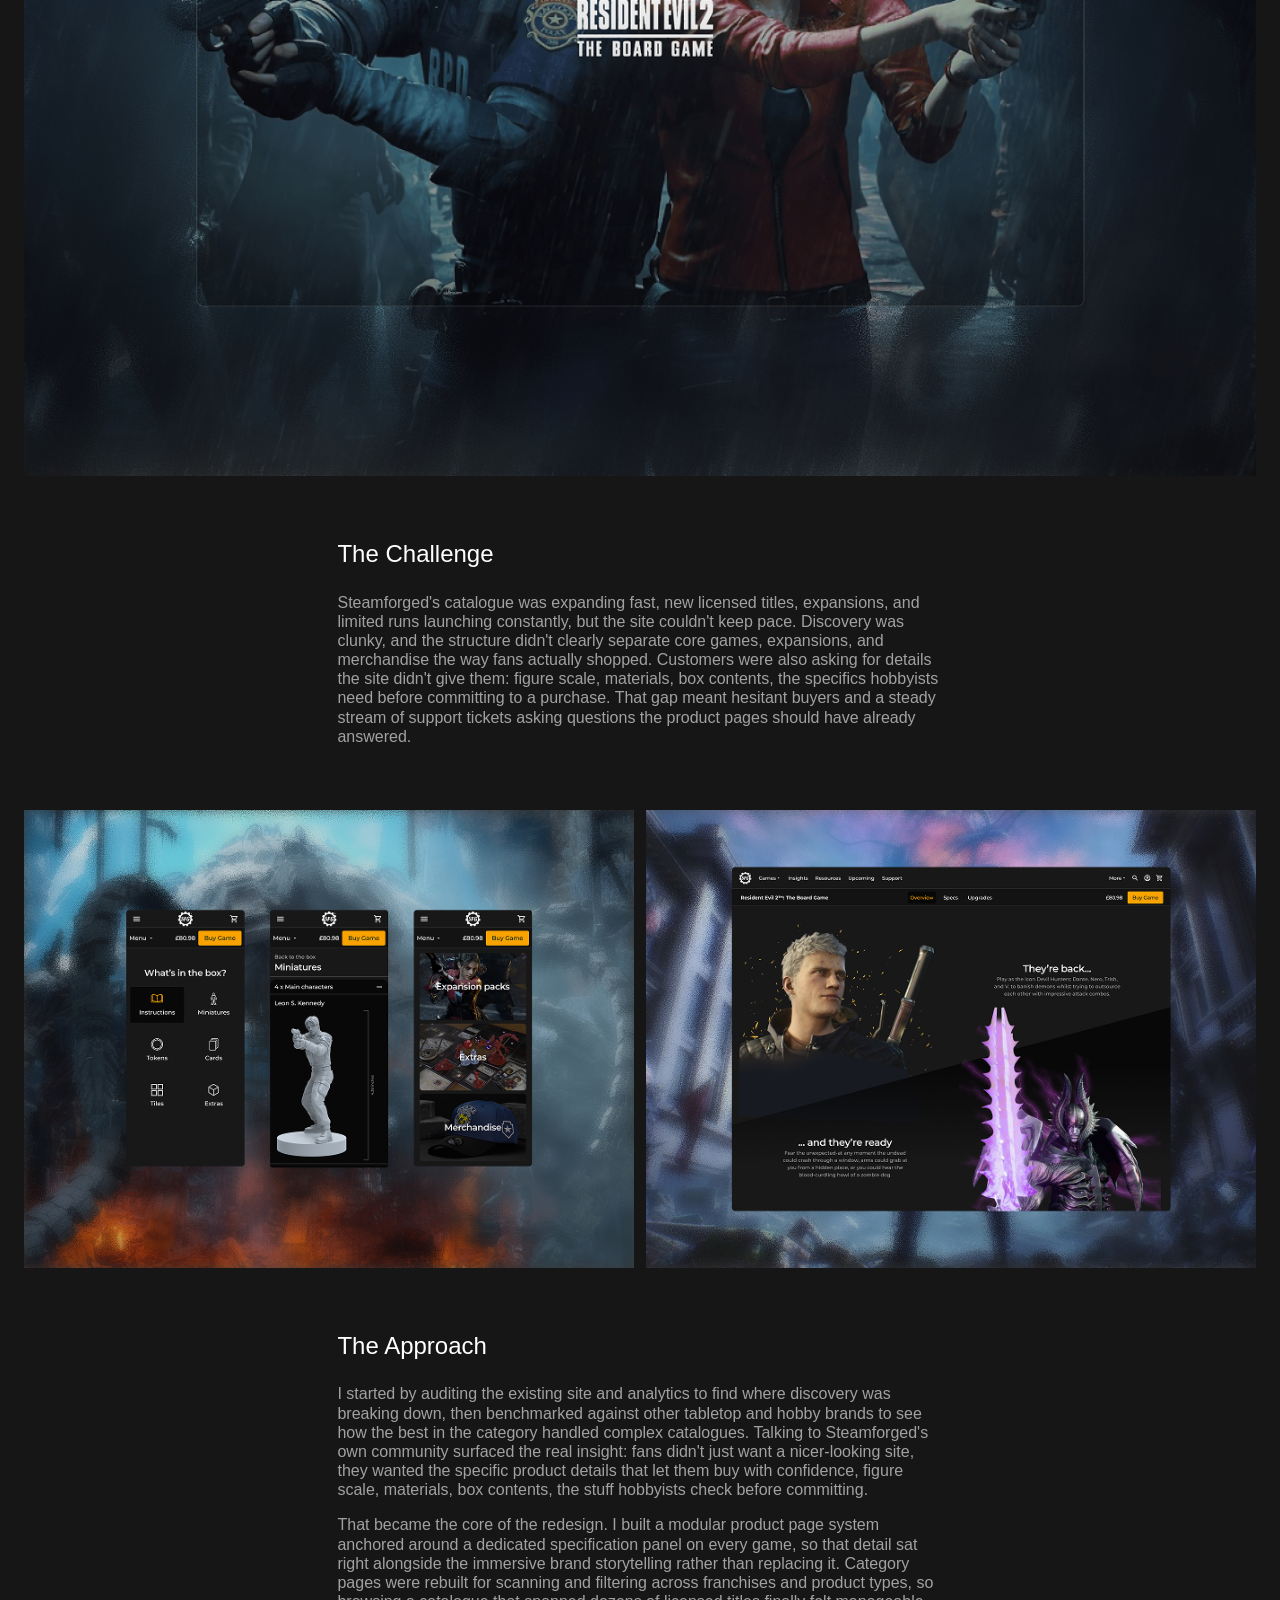
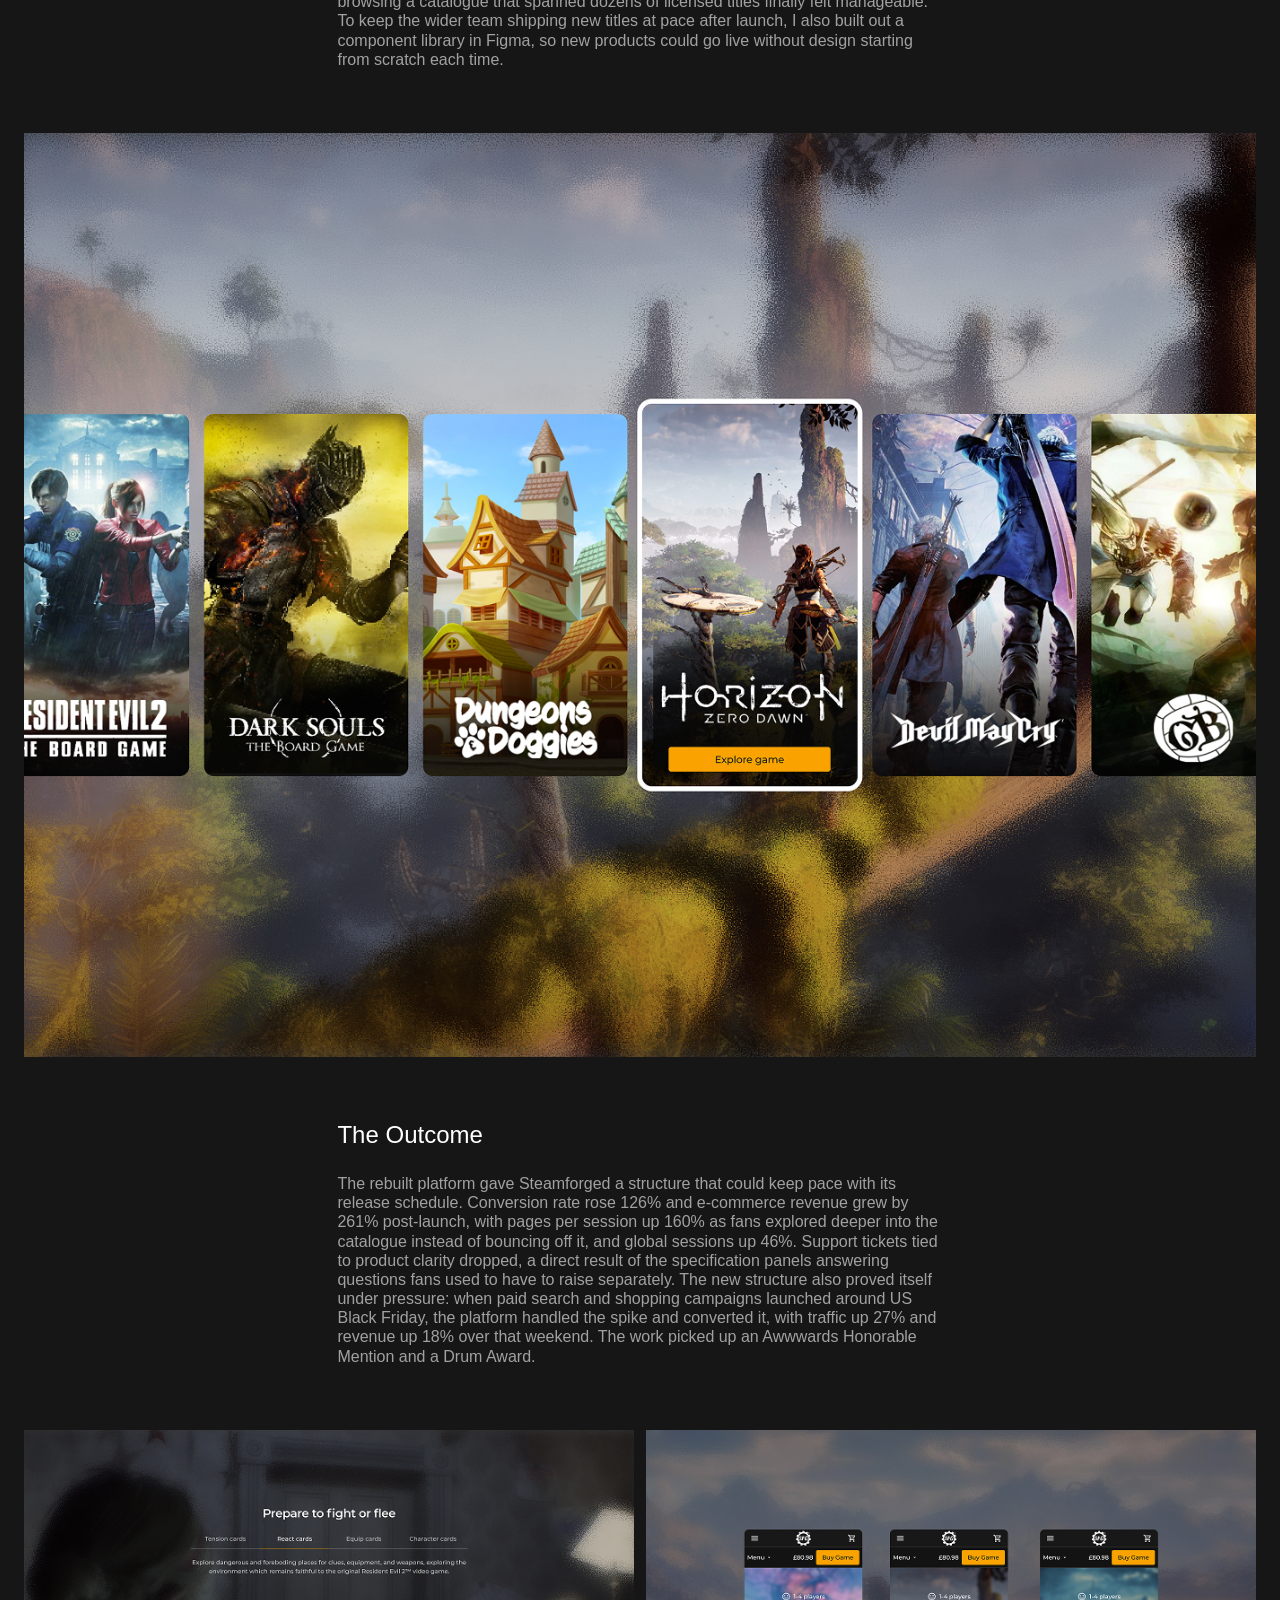
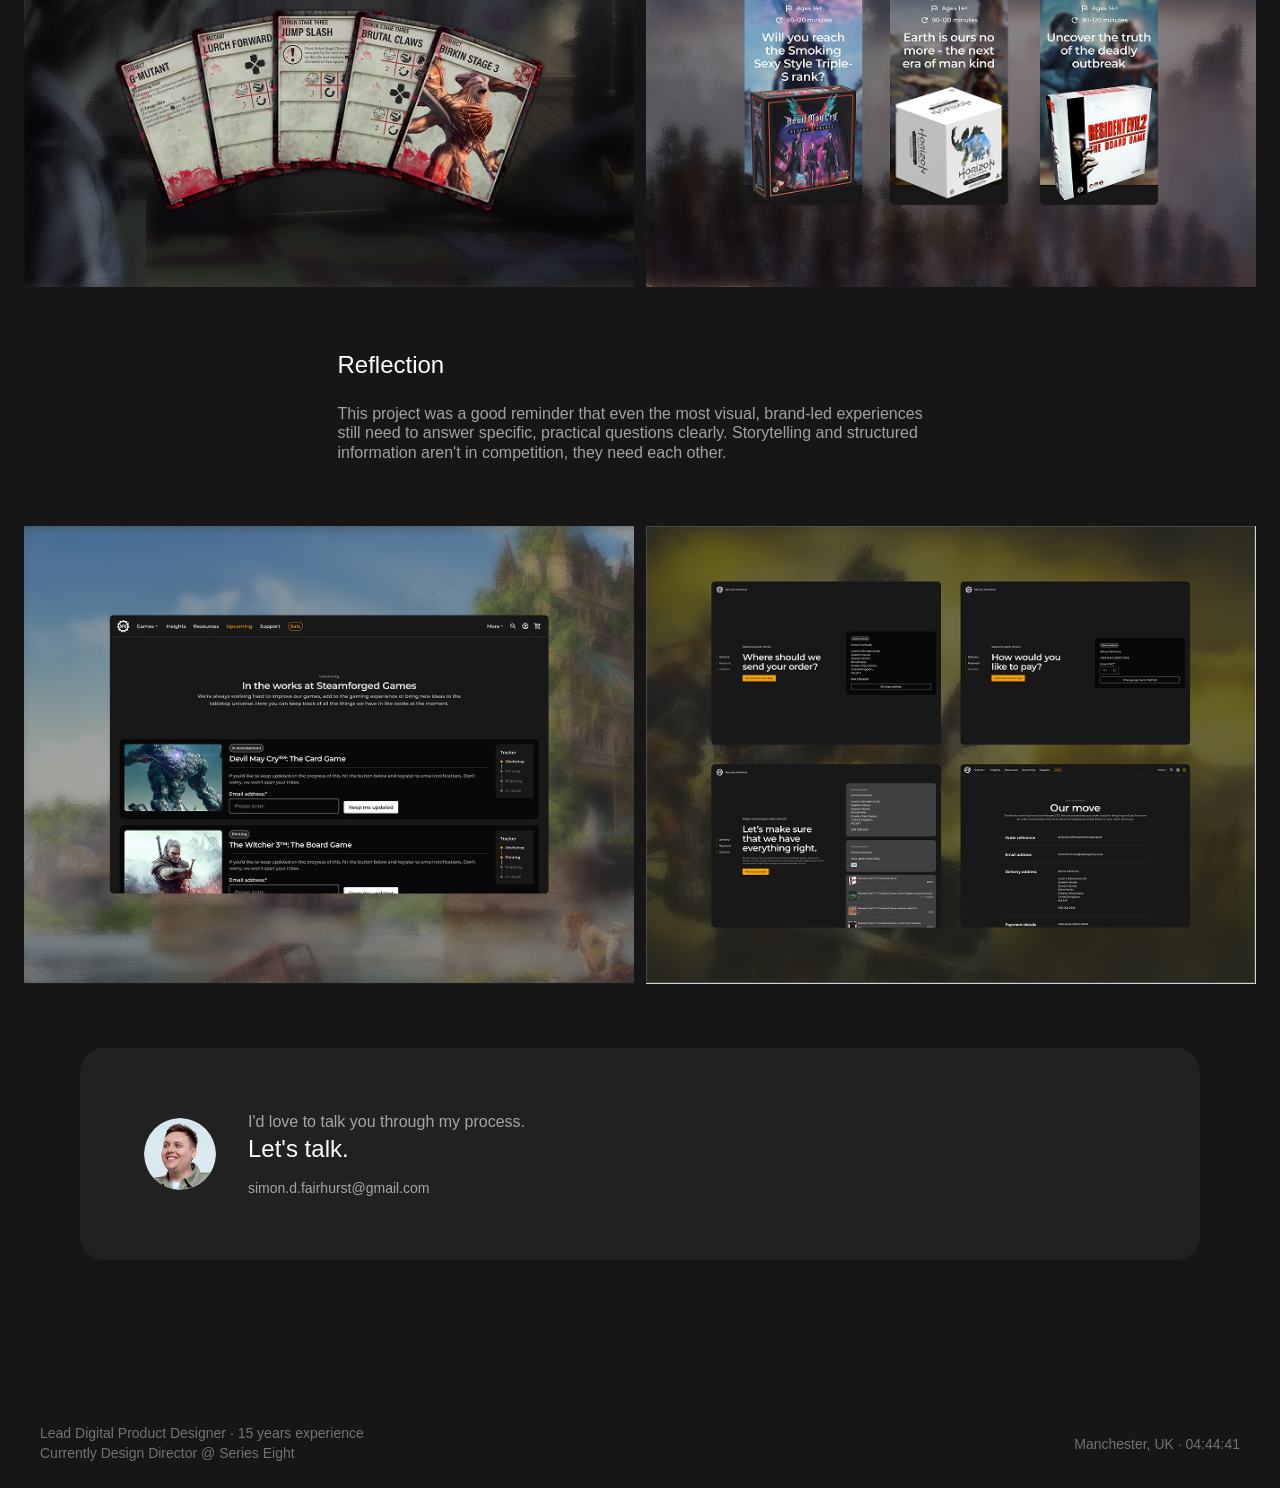
<file: case-studies/steamforged-games.html>
<!DOCTYPE html>
<html lang="en">
<head>
  <meta charset="UTF-8">
  <meta name="viewport" content="width=device-width, initial-scale=1.0">
  <title>Steamforged Games · Simon Fairhurst</title>

  <!-- Meta & SEO -->
  <meta name="description" content="Steamforged Games is a Manchester-based tabletop publisher known for record-breaking Kickstarters and licensed adaptations like Dark Souls and Resident…">
  <meta name="robots" content="noindex, nofollow">

  <!-- Open Graph -->
  <meta property="og:title" content="Steamforged Games · Simon Fairhurst">
  <meta property="og:description" content="Steamforged Games is a Manchester-based tabletop publisher known for record-breaking Kickstarters and licensed adaptations like Dark Souls and Resident…">
  <meta property="og:image" content="../assets/og-image.png">
  <meta property="og:url" content="TODO: live page URL, once this is deployed">
  <meta property="og:type" content="website">
  <meta name="twitter:card" content="summary_large_image">

  <!-- Favicon -->
  <link rel="icon" type="image/png" href="../assets/favicon-512.png">
  <link rel="icon" type="image/x-icon" href="../assets/favicon.ico">
  <link rel="apple-touch-icon" href="../assets/apple-touch-icon.png">

  <link rel="stylesheet" href="../css/style.css">
  <style>:root{ --accent: #A9ECB8; --accent-glow: rgba(169,236,184,0.22); }</style>
</head>
<body>
  <a class="skip-link" href="#main">Skip to content</a>
  <div class="cs-glow" aria-hidden="true"></div>
    <header class="topbar">
    <div class="topbar__left">
      <a class="topbar__brand" href="../index.html"><span class="spark">✦</span><span class="topbar__brand-full">Simon Fairhurst · 2026</span><span class="topbar__brand-short">Simon F</span></a>
    </div>
    <div class="topbar__center">
      <nav class="switcher" aria-label="Case study switcher">
        <a href="notwoways.html" aria-label="Previous case study: NoTwoWays"><svg width="14" height="14" viewBox="0 0 18 18" fill="none" xmlns="http://www.w3.org/2000/svg" aria-hidden="true"><path d="M11 3.5L5.5 9L11 14.5" stroke="currentColor" stroke-width="1.4" stroke-linecap="round" stroke-linejoin="round"/></svg></a>
        <span class="switcher__name">Steamforged Games</span>
        <a href="triumph-motorcycles.html" aria-label="Next case study: Triumph Motorcycles"><svg width="14" height="14" viewBox="0 0 18 18" fill="none" xmlns="http://www.w3.org/2000/svg" aria-hidden="true"><path d="M7 3.5L12.5 9L7 14.5" stroke="currentColor" stroke-width="1.4" stroke-linecap="round" stroke-linejoin="round"/></svg></a>
      </nav>
    </div>
    <div class="topbar__right">
      <p class="body-sm cs-topbar-clock" data-clock>Manchester, UK · 00:00:00</p>
      <a class="topbar__contact" href="mailto:simon.d.fairhurst@gmail.com">Contact</a>
    </div>
  </header>

  <main id="main" class="cs-wrap cs-wrap--has-hero">
    <div class="cs-hero">
      <img src="../assets/steamforged-games/master.jpg" alt="Steamforged Games" loading="eager">
    </div>
    <div class="cs-header">
      <p class="cs-header__label">Steamforged Games</p>
      <h1 class="cs-header__title">Cluttered Catalogues to Record Sales</h1>
      <div class="cs-header__overview-col">
        <p class="cs-header__overview">Steamforged Games is a Manchester-based tabletop publisher known for record-breaking Kickstarters and licensed adaptations like Dark Souls and Resident Evil. I led the redesign of their global e-commerce platform, restructuring how a fast-growing, licence-heavy catalogue got discovered and bought. Conversion rate jumped 126% post-launch, with e-commerce revenue up 261%.</p>
        <div class="cs-results">
          <p class="cs-results__heading">Results</p>
        <ul>
          <li>+126% conversion rate</li>
          <li>+261% e-commerce revenue post-launch</li>
          <li>+160% pages per session</li>
          <li>+46% global sessions</li>
          <li>Awwwards Honorable Mention · The Drum Award</li>
        </ul>
        </div>
      </div>
      <div class="cs-meta">
        <div class="cs-meta__row"><span class="cs-meta__label">Agency</span><span class="cs-meta__value">E3creative, during its transition into DEPT®</span></div>
        <div class="cs-meta__row"><span class="cs-meta__label">Title</span><span class="cs-meta__value">Head of Design</span></div>
        <div class="cs-meta__row"><span class="cs-meta__label">Platform</span><span class="cs-meta__value">Global e-commerce experience</span></div>
        <div class="cs-meta__row"><span class="cs-meta__label">Timeline</span><span class="cs-meta__value">6 months, plus ongoing post-launch support and optimisation</span></div>
        <div class="cs-meta__row"><span class="cs-meta__label">Ownership</span><span class="cs-meta__value">UX strategy, IA, UI design</span></div>
        <div class="cs-meta__row"><span class="cs-meta__label">Team</span><span class="cs-meta__value">UX Designer, Product Owner, Product Manager, Marketing, Copywriting, 2 Developers</span></div>
        <div class="cs-meta__row"><span class="cs-meta__label">Live site</span><span class="cs-meta__value"><a href="https://steamforged.com/en-gb" target="_blank" rel="noopener">steamforged.com/en-gb ↗</a></span></div>
      </div>
    </div>

    <div class="cs-visual">
      <img src="../assets/steamforged-games/hero.jpg" alt="Steamforged Games — hero visual" loading="lazy">
    </div>

    <div class="cs-section">
      <h2>The Challenge</h2>
        <p>Steamforged's catalogue was expanding fast, new licensed titles, expansions, and limited runs launching constantly, but the site couldn't keep pace. Discovery was clunky, and the structure didn't clearly separate core games, expansions, and merchandise the way fans actually shopped. Customers were also asking for details the site didn't give them: figure scale, materials, box contents, the specifics hobbyists need before committing to a purchase. That gap meant hesitant buyers and a steady stream of support tickets asking questions the product pages should have already answered.</p>
    </div>

    <div class="cs-row2">
      <div class="cs-visual"><img src="../assets/steamforged-games/challenge-1.jpg" alt="Steamforged Games — supporting visual" loading="lazy"></div>
      <div class="cs-visual"><img src="../assets/steamforged-games/challenge-2.jpg" alt="Steamforged Games — supporting visual" loading="lazy"></div>
    </div>

    <div class="cs-section">
      <h2>The Approach</h2>
        <p>I started by auditing the existing site and analytics to find where discovery was breaking down, then benchmarked against other tabletop and hobby brands to see how the best in the category handled complex catalogues. Talking to Steamforged's own community surfaced the real insight: fans didn't just want a nicer-looking site, they wanted the specific product details that let them buy with confidence, figure scale, materials, box contents, the stuff hobbyists check before committing.</p>
        <p>That became the core of the redesign. I built a modular product page system anchored around a dedicated specification panel on every game, so that detail sat right alongside the immersive brand storytelling rather than replacing it. Category pages were rebuilt for scanning and filtering across franchises and product types, so browsing a catalogue that spanned dozens of licensed titles finally felt manageable. To keep the wider team shipping new titles at pace after launch, I also built out a component library in Figma, so new products could go live without design starting from scratch each time.</p>
    </div>

    <div class="cs-visual">
      <img src="../assets/steamforged-games/approach-full.jpg" alt="Steamforged Games — process visual" loading="lazy">
    </div>

    <div class="cs-section">
      <h2>The Outcome</h2>
        <p>The rebuilt platform gave Steamforged a structure that could keep pace with its release schedule. Conversion rate rose 126% and e-commerce revenue grew by 261% post-launch, with pages per session up 160% as fans explored deeper into the catalogue instead of bouncing off it, and global sessions up 46%. Support tickets tied to product clarity dropped, a direct result of the specification panels answering questions fans used to have to raise separately. The new structure also proved itself under pressure: when paid search and shopping campaigns launched around US Black Friday, the platform handled the spike and converted it, with traffic up 27% and revenue up 18% over that weekend. The work picked up an Awwwards Honorable Mention and a Drum Award.</p>
    </div>

    <div class="cs-row2">
      <div class="cs-visual"><img src="../assets/steamforged-games/outcome-1.jpg" alt="Steamforged Games — outcome visual" loading="lazy"></div>
      <div class="cs-visual"><img src="../assets/steamforged-games/outcome-2.jpg" alt="Steamforged Games — outcome visual" loading="lazy"></div>
    </div>

    <div class="cs-section">
      <h2>Reflection</h2>
        <p>This project was a good reminder that even the most visual, brand-led experiences still need to answer specific, practical questions clearly. Storytelling and structured information aren't in competition, they need each other.</p>
    </div>

    <div class="cs-row2">
      <div class="cs-visual"><img src="../assets/steamforged-games/reflection-1.jpg" alt="Steamforged Games — final visual" loading="lazy"></div>
      <div class="cs-visual"><img src="../assets/steamforged-games/reflection-2.jpg" alt="Steamforged Games — final visual" loading="lazy"></div>
    </div>

    <div class="cs-cta">
      <img class="cs-cta__avatar" src="../assets/headshot.png" alt="Simon Fairhurst">
      <div class="cs-cta__text">
        <p class="cs-cta__intro">I'd love to talk you through my process.</p>
        <p class="cs-cta__headline">Let's talk.</p>
        <p class="cs-cta__email"><a href="mailto:simon.d.fairhurst@gmail.com">simon.d.fairhurst@gmail.com</a></p>
      </div>
    </div>
  </main>

    <footer class="bottombar bottombar--static">
    <div class="bottombar__left">
      <p class="bottombar__meta">Lead Digital Product Designer · 15 years experience<br>Currently Design Director @ Series Eight</p>
    </div>
    <div class="bottombar__center"></div>
    <div class="bottombar__right">
      <p class="bottombar__clock" data-clock>Manchester, UK · 00:00:00</p>
    </div>
  </footer>

  <script src="../js/main.js"></script>
</body>
</html>
</file>
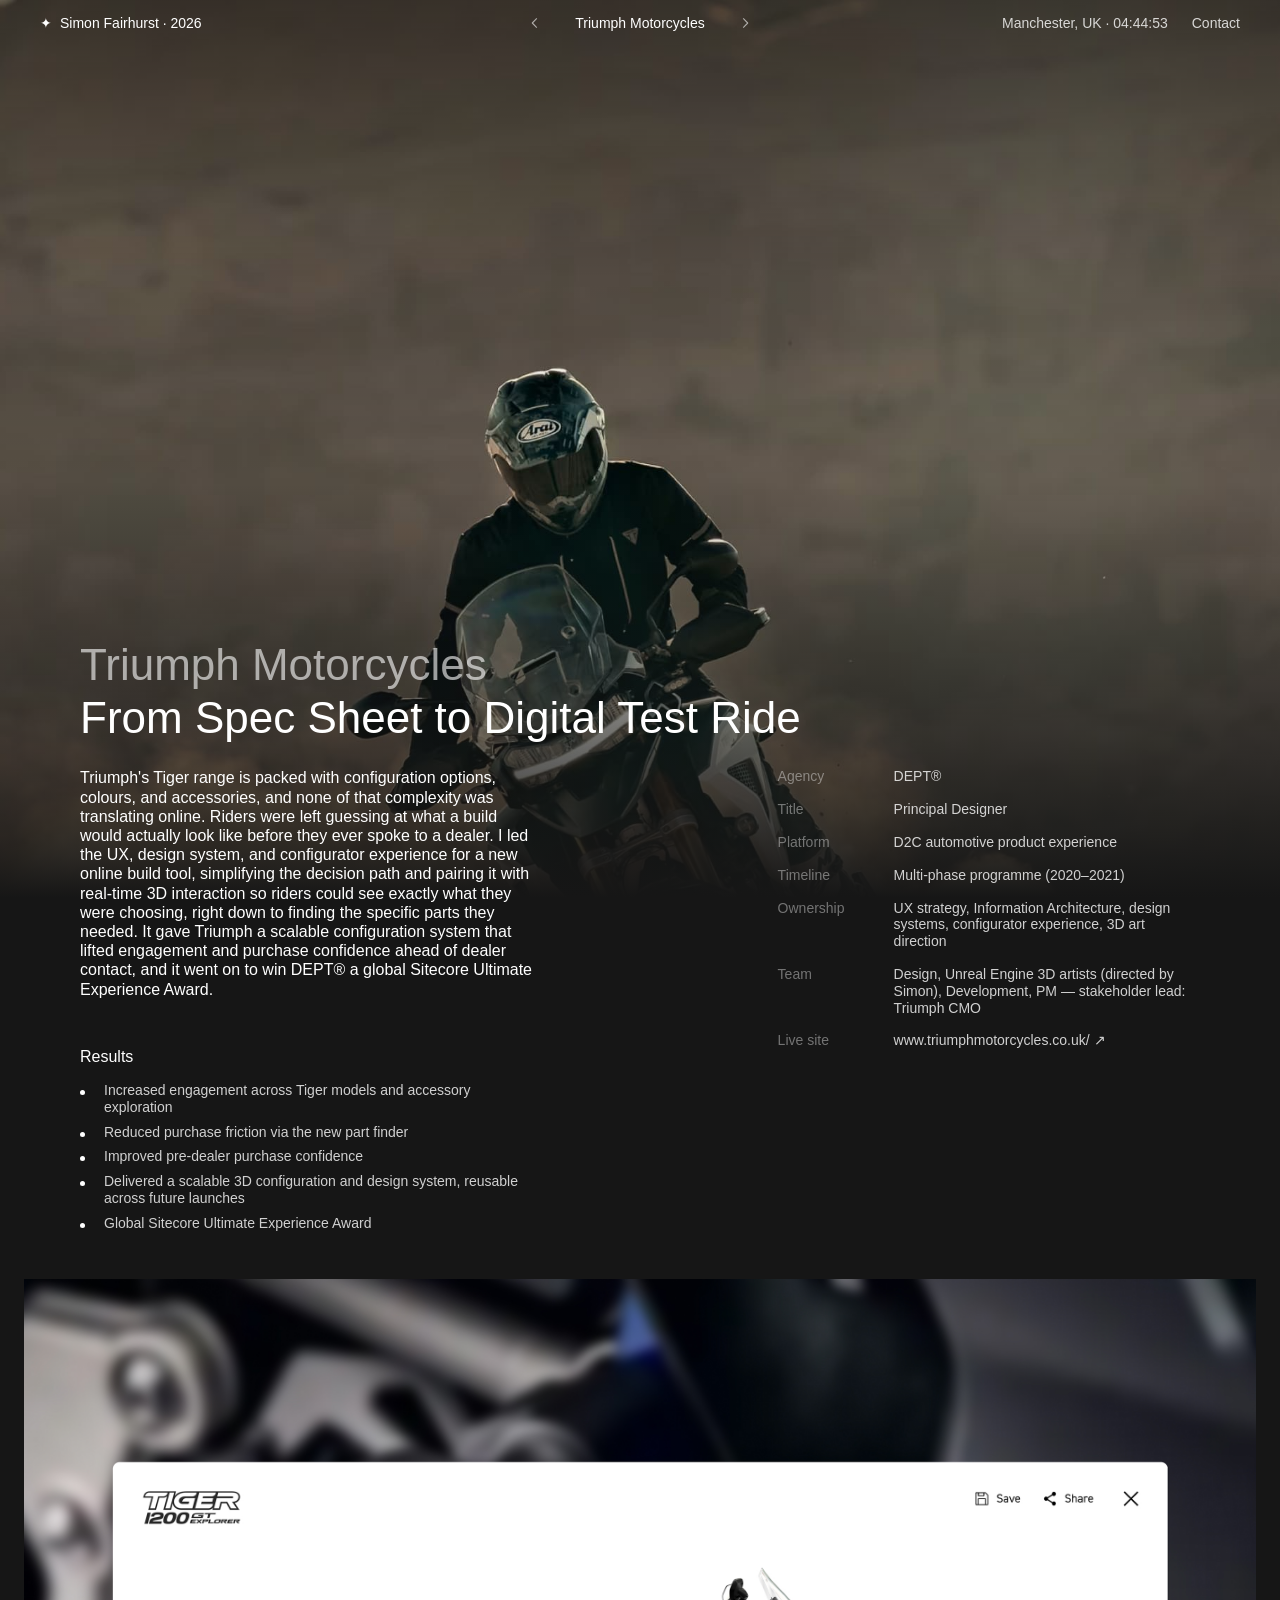
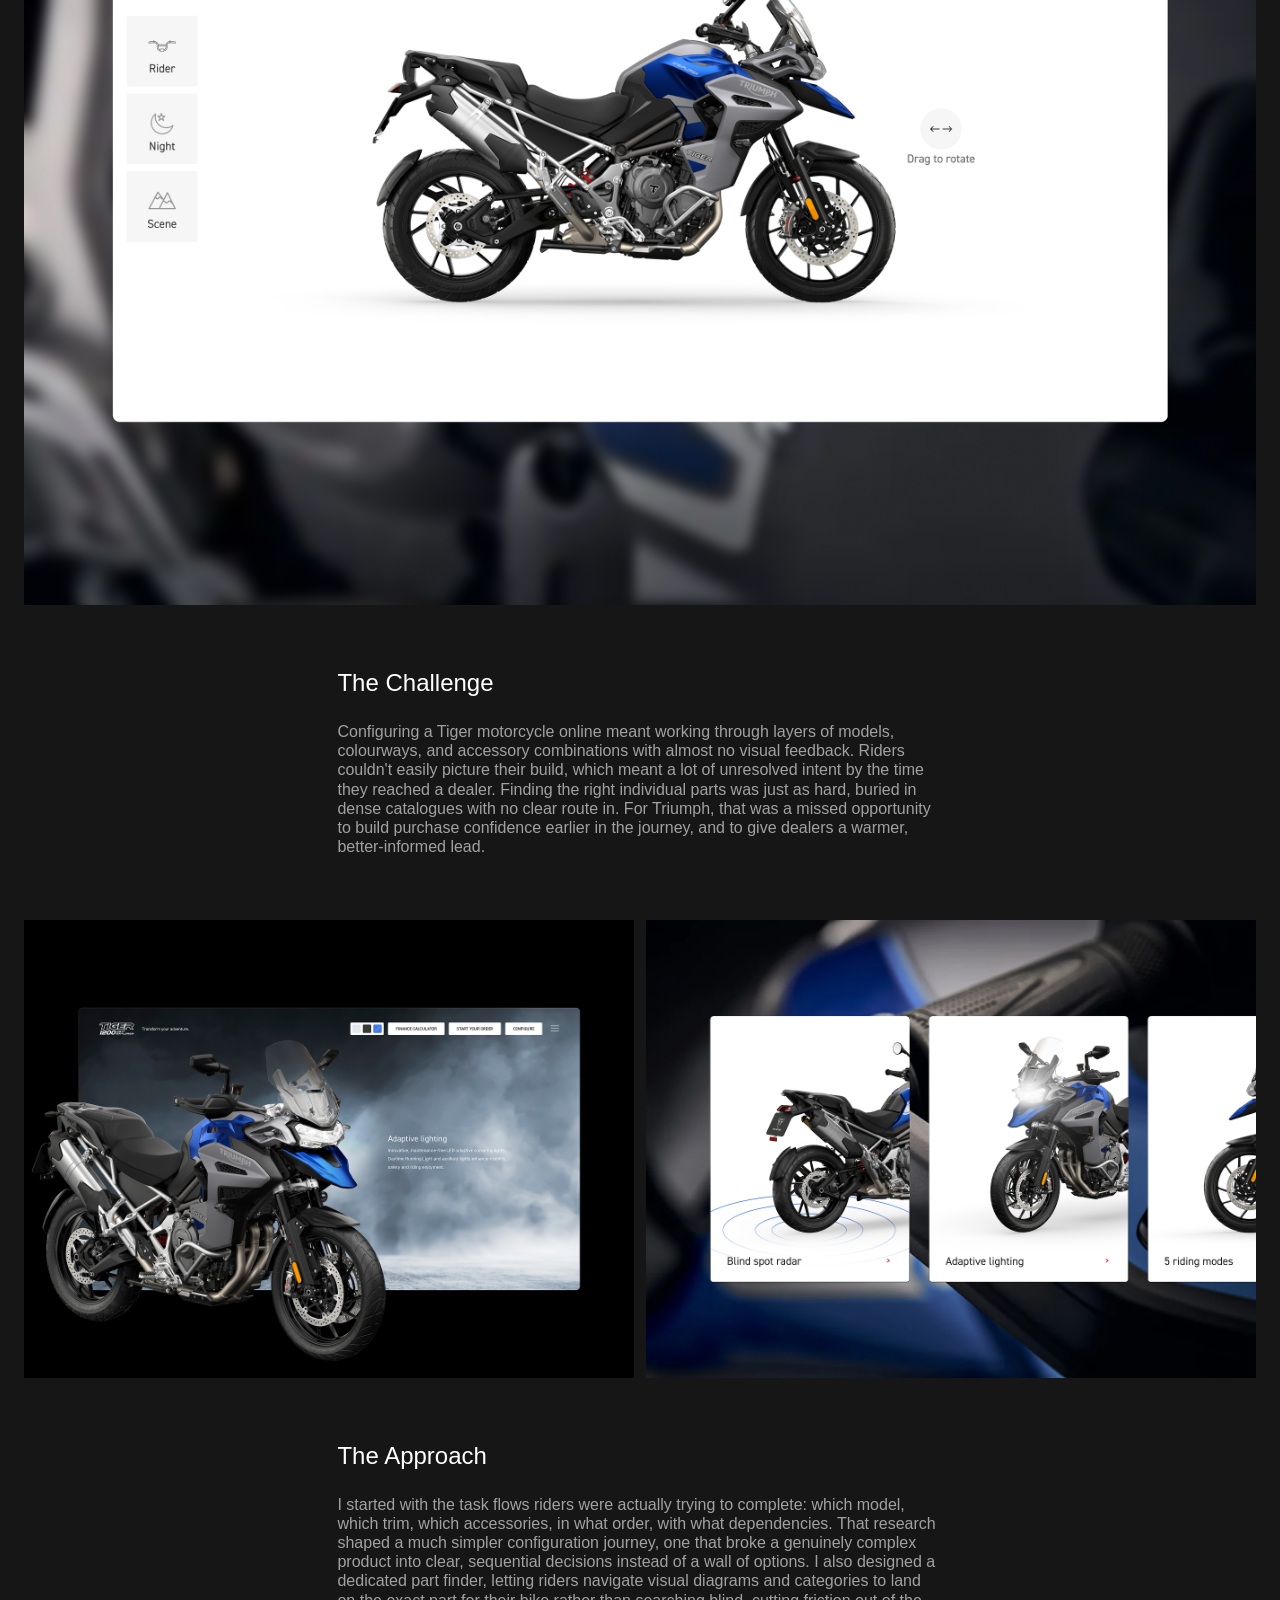
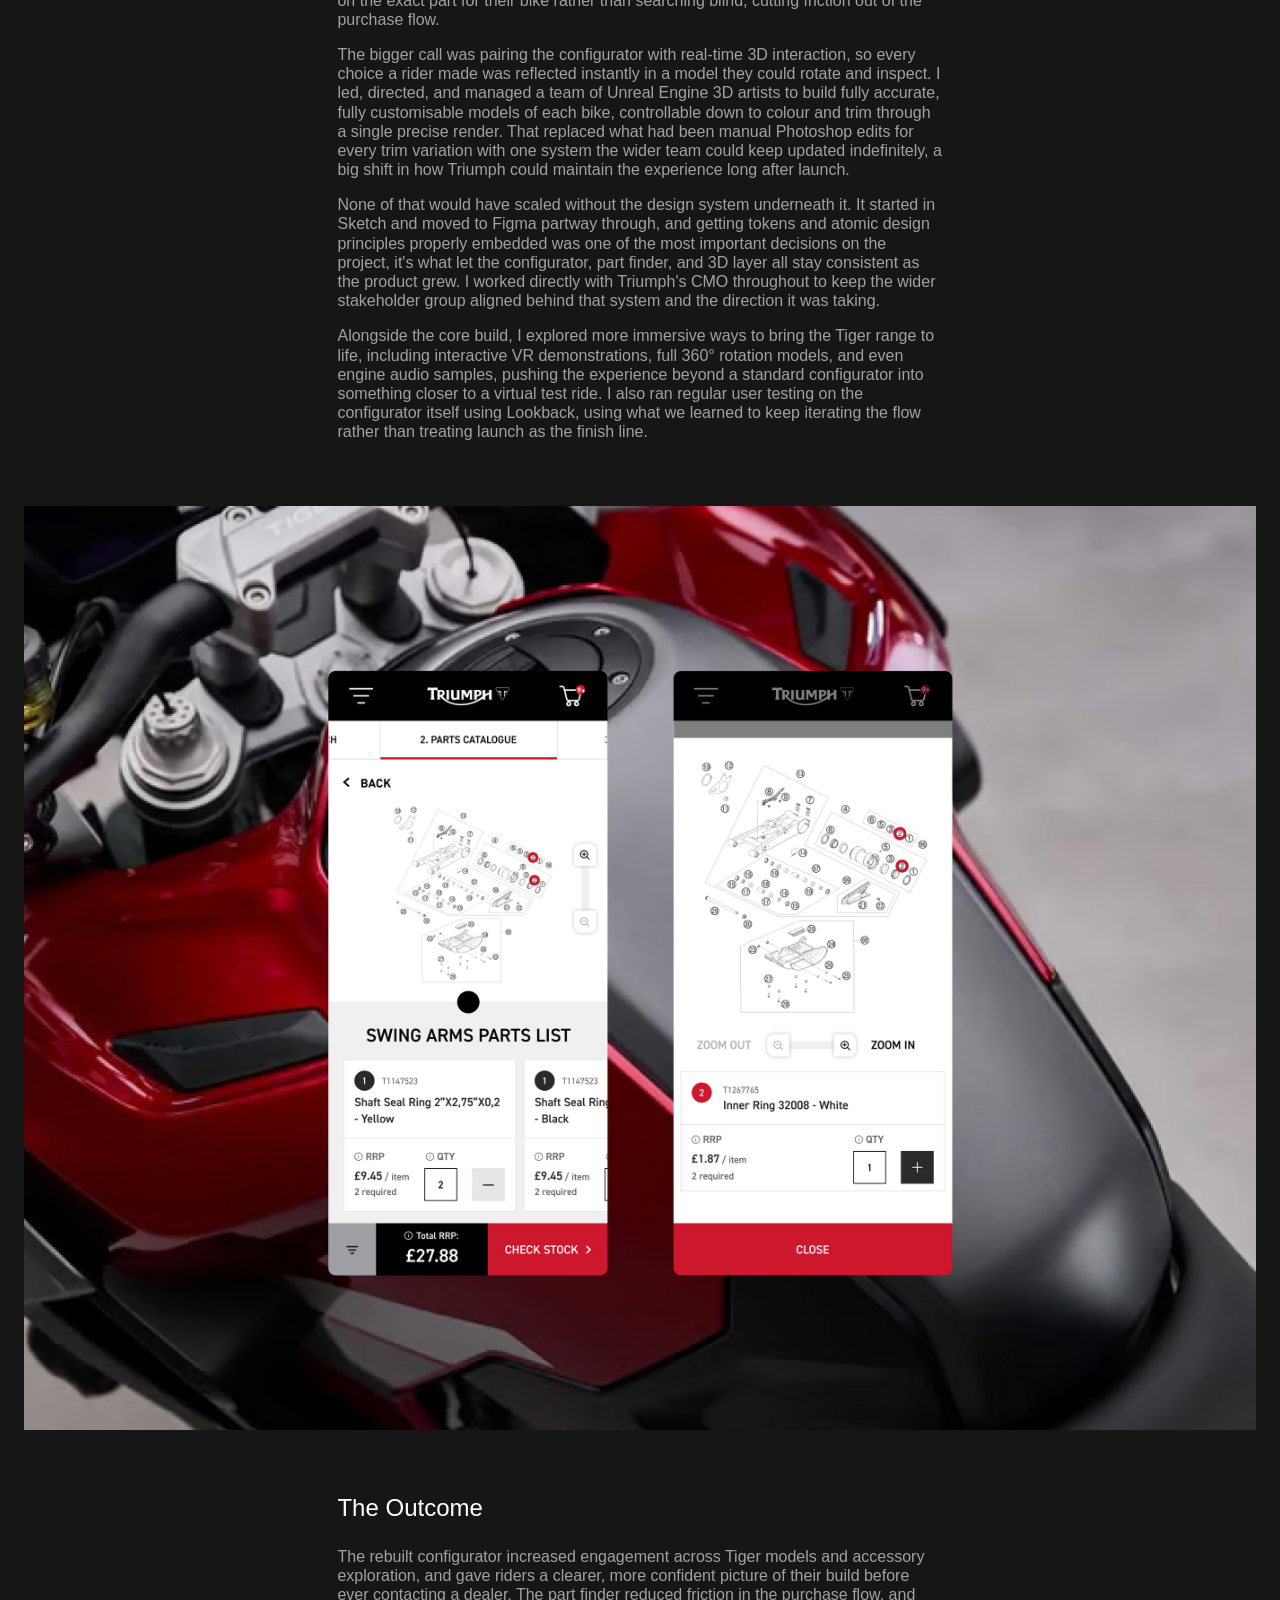
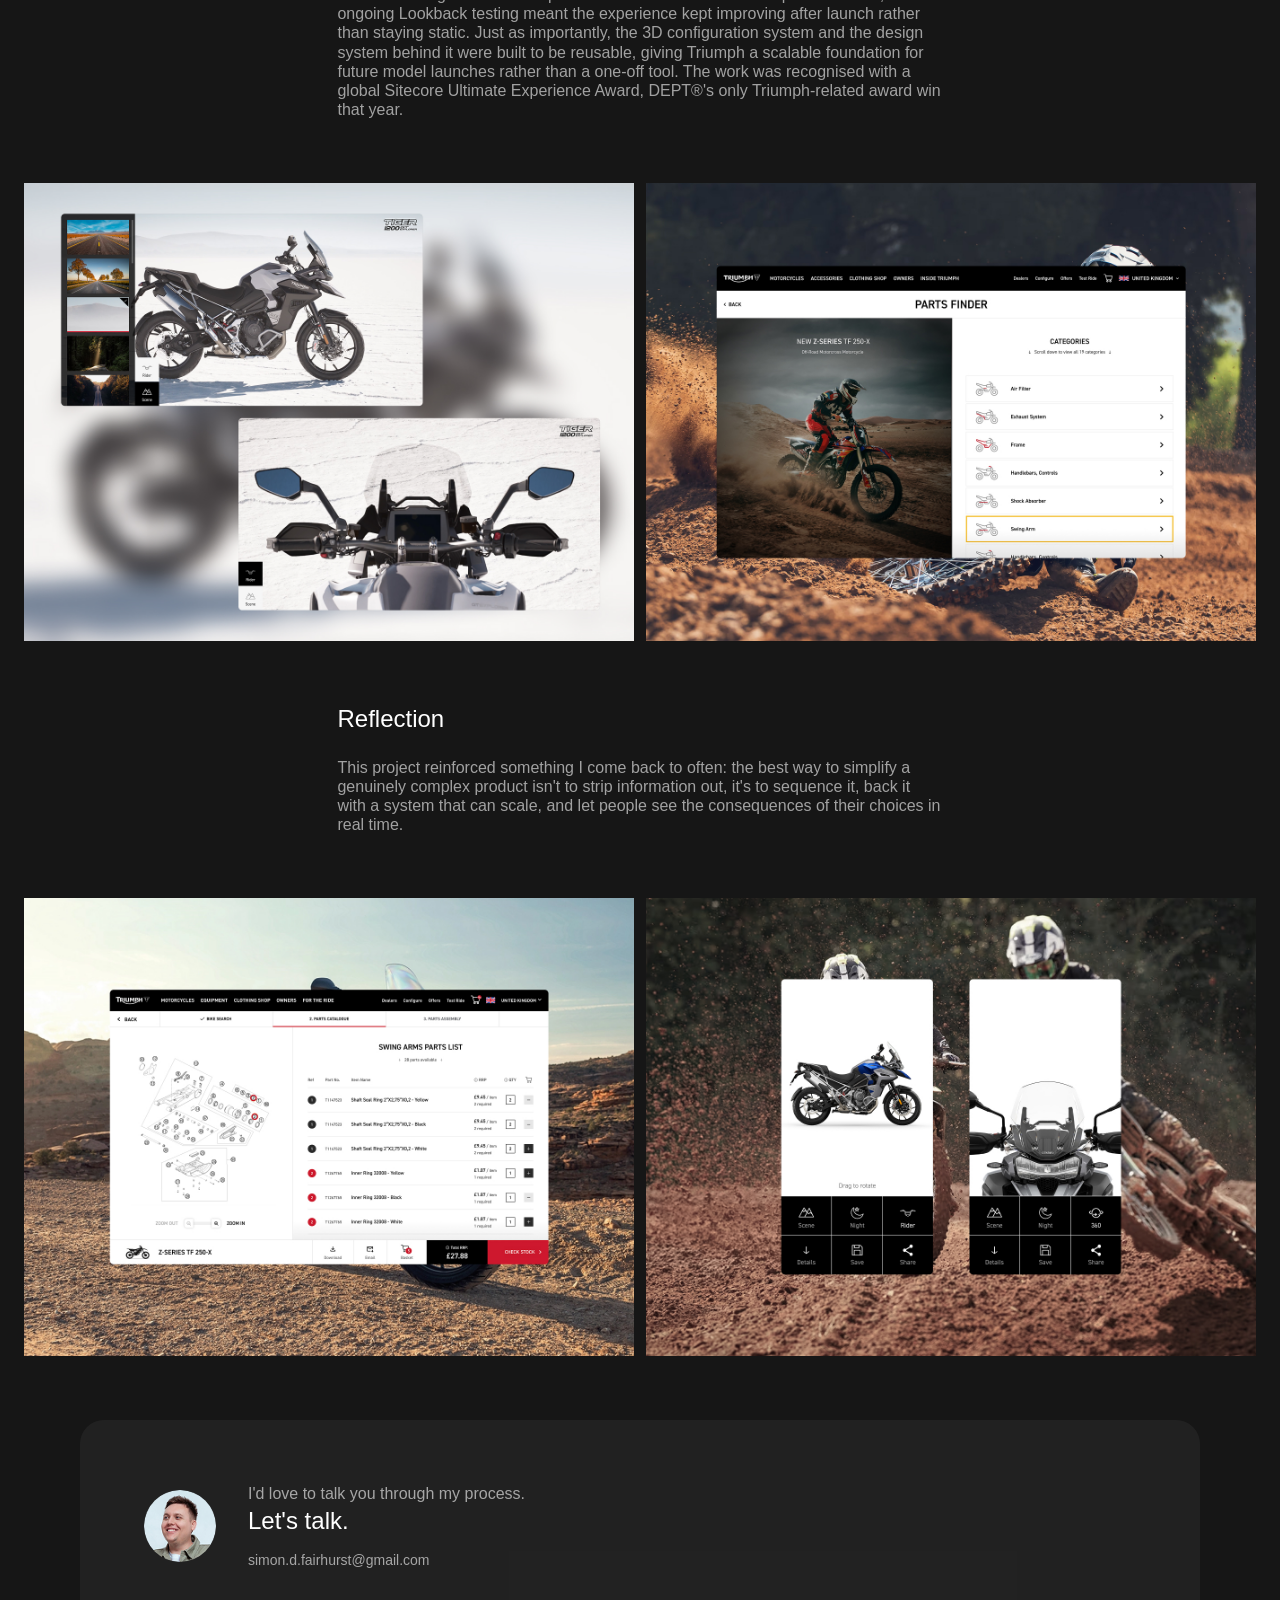
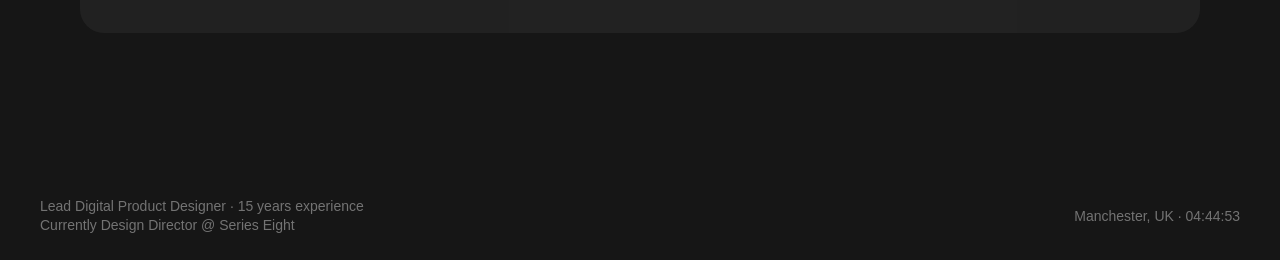
<file: case-studies/triumph-motorcycles.html>
<!DOCTYPE html>
<html lang="en">
<head>
  <meta charset="UTF-8">
  <meta name="viewport" content="width=device-width, initial-scale=1.0">
  <title>Triumph Motorcycles · Simon Fairhurst</title>

  <!-- Meta & SEO -->
  <meta name="description" content="Triumph's Tiger range is packed with configuration options, colours, and accessories, and none of that complexity was translating online. Riders were left…">
  <meta name="robots" content="noindex, nofollow">

  <!-- Open Graph -->
  <meta property="og:title" content="Triumph Motorcycles · Simon Fairhurst">
  <meta property="og:description" content="Triumph's Tiger range is packed with configuration options, colours, and accessories, and none of that complexity was translating online. Riders were left…">
  <meta property="og:image" content="../assets/og-image.png">
  <meta property="og:url" content="TODO: live page URL, once this is deployed">
  <meta property="og:type" content="website">
  <meta name="twitter:card" content="summary_large_image">

  <!-- Favicon -->
  <link rel="icon" type="image/png" href="../assets/favicon-512.png">
  <link rel="icon" type="image/x-icon" href="../assets/favicon.ico">
  <link rel="apple-touch-icon" href="../assets/apple-touch-icon.png">

  <link rel="stylesheet" href="../css/style.css">
  <style>:root{ --accent: #FF9595; --accent-glow: rgba(255,149,149,0.22); }</style>
</head>
<body>
  <a class="skip-link" href="#main">Skip to content</a>
  <div class="cs-glow" aria-hidden="true"></div>
    <header class="topbar">
    <div class="topbar__left">
      <a class="topbar__brand" href="../index.html"><span class="spark">✦</span><span class="topbar__brand-full">Simon Fairhurst · 2026</span><span class="topbar__brand-short">Simon F</span></a>
    </div>
    <div class="topbar__center">
      <nav class="switcher" aria-label="Case study switcher">
        <a href="steamforged-games.html" aria-label="Previous case study: Steamforged Games"><svg width="14" height="14" viewBox="0 0 18 18" fill="none" xmlns="http://www.w3.org/2000/svg" aria-hidden="true"><path d="M11 3.5L5.5 9L11 14.5" stroke="currentColor" stroke-width="1.4" stroke-linecap="round" stroke-linejoin="round"/></svg></a>
        <span class="switcher__name">Triumph Motorcycles</span>
        <a href="stash-finance.html" aria-label="Next case study: Stash Finance"><svg width="14" height="14" viewBox="0 0 18 18" fill="none" xmlns="http://www.w3.org/2000/svg" aria-hidden="true"><path d="M7 3.5L12.5 9L7 14.5" stroke="currentColor" stroke-width="1.4" stroke-linecap="round" stroke-linejoin="round"/></svg></a>
      </nav>
    </div>
    <div class="topbar__right">
      <p class="body-sm cs-topbar-clock" data-clock>Manchester, UK · 00:00:00</p>
      <a class="topbar__contact" href="mailto:simon.d.fairhurst@gmail.com">Contact</a>
    </div>
  </header>

  <main id="main" class="cs-wrap cs-wrap--has-hero">
    <div class="cs-hero">
      <img src="../assets/triumph-motorcycles/master.jpg" alt="Triumph Motorcycles" loading="eager">
    </div>
    <div class="cs-header">
      <p class="cs-header__label">Triumph Motorcycles</p>
      <h1 class="cs-header__title">From Spec Sheet to Digital Test Ride</h1>
      <div class="cs-header__overview-col">
        <p class="cs-header__overview">Triumph's Tiger range is packed with configuration options, colours, and accessories, and none of that complexity was translating online. Riders were left guessing at what a build would actually look like before they ever spoke to a dealer. I led the UX, design system, and configurator experience for a new online build tool, simplifying the decision path and pairing it with real-time 3D interaction so riders could see exactly what they were choosing, right down to finding the specific parts they needed. It gave Triumph a scalable configuration system that lifted engagement and purchase confidence ahead of dealer contact, and it went on to win DEPT® a global Sitecore Ultimate Experience Award.</p>
        <div class="cs-results">
          <p class="cs-results__heading">Results</p>
        <ul>
          <li>Increased engagement across Tiger models and accessory exploration</li>
          <li>Reduced purchase friction via the new part finder</li>
          <li>Improved pre-dealer purchase confidence</li>
          <li>Delivered a scalable 3D configuration and design system, reusable across future launches</li>
          <li>Global Sitecore Ultimate Experience Award</li>
        </ul>
        </div>
      </div>
      <div class="cs-meta">
        <div class="cs-meta__row"><span class="cs-meta__label">Agency</span><span class="cs-meta__value">DEPT®</span></div>
        <div class="cs-meta__row"><span class="cs-meta__label">Title</span><span class="cs-meta__value">Principal Designer</span></div>
        <div class="cs-meta__row"><span class="cs-meta__label">Platform</span><span class="cs-meta__value">D2C automotive product experience</span></div>
        <div class="cs-meta__row"><span class="cs-meta__label">Timeline</span><span class="cs-meta__value">Multi-phase programme (2020–2021)</span></div>
        <div class="cs-meta__row"><span class="cs-meta__label">Ownership</span><span class="cs-meta__value">UX strategy, Information Architecture, design systems, configurator experience, 3D art direction</span></div>
        <div class="cs-meta__row"><span class="cs-meta__label">Team</span><span class="cs-meta__value">Design, Unreal Engine 3D artists (directed by Simon), Development, PM — stakeholder lead: Triumph CMO</span></div>
        <div class="cs-meta__row"><span class="cs-meta__label">Live site</span><span class="cs-meta__value"><a href="https://www.triumphmotorcycles.co.uk/" target="_blank" rel="noopener">www.triumphmotorcycles.co.uk/ ↗</a></span></div>
      </div>
    </div>

    <div class="cs-visual">
      <img src="../assets/triumph-motorcycles/hero.jpg" alt="Triumph Motorcycles — hero visual" loading="lazy">
    </div>

    <div class="cs-section">
      <h2>The Challenge</h2>
        <p>Configuring a Tiger motorcycle online meant working through layers of models, colourways, and accessory combinations with almost no visual feedback. Riders couldn't easily picture their build, which meant a lot of unresolved intent by the time they reached a dealer. Finding the right individual parts was just as hard, buried in dense catalogues with no clear route in. For Triumph, that was a missed opportunity to build purchase confidence earlier in the journey, and to give dealers a warmer, better-informed lead.</p>
    </div>

    <div class="cs-row2">
      <div class="cs-visual"><img src="../assets/triumph-motorcycles/challenge-1.jpg" alt="Triumph Motorcycles — supporting visual" loading="lazy"></div>
      <div class="cs-visual"><img src="../assets/triumph-motorcycles/challenge-2.jpg" alt="Triumph Motorcycles — supporting visual" loading="lazy"></div>
    </div>

    <div class="cs-section">
      <h2>The Approach</h2>
        <p>I started with the task flows riders were actually trying to complete: which model, which trim, which accessories, in what order, with what dependencies. That research shaped a much simpler configuration journey, one that broke a genuinely complex product into clear, sequential decisions instead of a wall of options. I also designed a dedicated part finder, letting riders navigate visual diagrams and categories to land on the exact part for their bike rather than searching blind, cutting friction out of the purchase flow.</p>
        <p>The bigger call was pairing the configurator with real-time 3D interaction, so every choice a rider made was reflected instantly in a model they could rotate and inspect. I led, directed, and managed a team of Unreal Engine 3D artists to build fully accurate, fully customisable models of each bike, controllable down to colour and trim through a single precise render. That replaced what had been manual Photoshop edits for every trim variation with one system the wider team could keep updated indefinitely, a big shift in how Triumph could maintain the experience long after launch.</p>
        <p>None of that would have scaled without the design system underneath it. It started in Sketch and moved to Figma partway through, and getting tokens and atomic design principles properly embedded was one of the most important decisions on the project, it's what let the configurator, part finder, and 3D layer all stay consistent as the product grew. I worked directly with Triumph's CMO throughout to keep the wider stakeholder group aligned behind that system and the direction it was taking.</p>
        <p>Alongside the core build, I explored more immersive ways to bring the Tiger range to life, including interactive VR demonstrations, full 360° rotation models, and even engine audio samples, pushing the experience beyond a standard configurator into something closer to a virtual test ride. I also ran regular user testing on the configurator itself using Lookback, using what we learned to keep iterating the flow rather than treating launch as the finish line.</p>
    </div>

    <div class="cs-visual">
      <img src="../assets/triumph-motorcycles/approach-full.jpg" alt="Triumph Motorcycles — process visual" loading="lazy">
    </div>

    <div class="cs-section">
      <h2>The Outcome</h2>
        <p>The rebuilt configurator increased engagement across Tiger models and accessory exploration, and gave riders a clearer, more confident picture of their build before ever contacting a dealer. The part finder reduced friction in the purchase flow, and ongoing Lookback testing meant the experience kept improving after launch rather than staying static. Just as importantly, the 3D configuration system and the design system behind it were built to be reusable, giving Triumph a scalable foundation for future model launches rather than a one-off tool. The work was recognised with a global Sitecore Ultimate Experience Award, DEPT®'s only Triumph-related award win that year.</p>
    </div>

    <div class="cs-row2">
      <div class="cs-visual"><img src="../assets/triumph-motorcycles/outcome-1.jpg" alt="Triumph Motorcycles — outcome visual" loading="lazy"></div>
      <div class="cs-visual"><img src="../assets/triumph-motorcycles/outcome-2.jpg" alt="Triumph Motorcycles — outcome visual" loading="lazy"></div>
    </div>

    <div class="cs-section">
      <h2>Reflection</h2>
        <p>This project reinforced something I come back to often: the best way to simplify a genuinely complex product isn't to strip information out, it's to sequence it, back it with a system that can scale, and let people see the consequences of their choices in real time.</p>
    </div>

    <div class="cs-row2">
      <div class="cs-visual"><img src="../assets/triumph-motorcycles/reflection-1.jpg" alt="Triumph Motorcycles — final visual" loading="lazy"></div>
      <div class="cs-visual"><img src="../assets/triumph-motorcycles/reflection-2.jpg" alt="Triumph Motorcycles — final visual" loading="lazy"></div>
    </div>

    <div class="cs-cta">
      <img class="cs-cta__avatar" src="../assets/headshot.png" alt="Simon Fairhurst">
      <div class="cs-cta__text">
        <p class="cs-cta__intro">I'd love to talk you through my process.</p>
        <p class="cs-cta__headline">Let's talk.</p>
        <p class="cs-cta__email"><a href="mailto:simon.d.fairhurst@gmail.com">simon.d.fairhurst@gmail.com</a></p>
      </div>
    </div>
  </main>

    <footer class="bottombar bottombar--static">
    <div class="bottombar__left">
      <p class="bottombar__meta">Lead Digital Product Designer · 15 years experience<br>Currently Design Director @ Series Eight</p>
    </div>
    <div class="bottombar__center"></div>
    <div class="bottombar__right">
      <p class="bottombar__clock" data-clock>Manchester, UK · 00:00:00</p>
    </div>
  </footer>

  <script src="../js/main.js"></script>
</body>
</html>
</file>
<file: css/style.css>
/* ==========================================================================
   Simon Fairhurst · Portfolio — Shared Stylesheet
   Design system tokens pulled directly from the Figma export brief.
   ========================================================================== */

/* Cross-document View Transitions — lets a clicked homepage card morph into
   the matching case study's hero banner across a real page navigation.
   Chrome/Edge only today; other browsers just do a normal instant
   navigation, so this is pure progressive enhancement, not a dependency.
   Matching pairs are wired up per-project below (search "view-transition-name"). */
@view-transition {
  navigation: auto;
}
/* Browser default is a snappy 250ms ease — slow this down and smooth the
   curve for a more deliberate morph. All four pseudo-elements need this
   set together: ::view-transition-group handles the box's size/position,
   while ::view-transition-old/new (inside ::view-transition-image-pair)
   handle the actual pixel crossfade — leaving one on the fast default
   makes the shape and the image content finish at different times, which
   reads as "grows, then separately fades, then snaps" instead of one
   continuous motion. Applies to the hero pairing and the default page
   crossfade alike, so nothing finishes ahead of anything else. */
::view-transition-group(*),
::view-transition-image-pair(*),
::view-transition-old(*),
::view-transition-new(*) {
  animation-duration: 0.7s;
  animation-timing-function: cubic-bezier(0.4, 0, 0.2, 1);
}
/* The card and the hero banner crop the same photo at very different
   aspect ratios (portrait card vs. wide landscape banner). Crossfading
   between two different framings of the same image reads as a jarring
   swap rather than a morph, which is what was causing the "grows, then
   fades, then jumps" feel. Skipping the crossfade and showing only the
   destination framing throughout means the shape/position animation
   above does all the work — it reads as one image growing smoothly into
   place instead. Each project's skip-crossfade pair is defined next to
   its name-pairing rule, below. */
@media (prefers-reduced-motion: reduce) {
  ::view-transition-group(*),
  ::view-transition-old(*),
  ::view-transition-new(*) {
    animation: none !important;
  }
}
/* Per-project name pairing. Matches by each image's existing src, so no
   extra HTML attributes are needed — both the Stacked/Swipe homepage card
   and the case study's hero banner get the same view-transition-name,
   which is what lets the browser morph one into the other across the
   navigation. Each project also gets its own skip-crossfade pair (see the
   .cs-hero comment above the wildcard rule for why that's needed). */
img[src="assets/cards/playstation-gear.jpg"],
img[src="../assets/playstation-gear/master.jpg"] {
  view-transition-name: card-playstation-gear;
}
::view-transition-old(card-playstation-gear) {
  animation: none;
  opacity: 0;
}
::view-transition-new(card-playstation-gear) {
  animation: none;
  opacity: 1;
}
img[src="assets/cards/outside-in.jpg"],
img[src="../assets/outside-in/master.jpg"] {
  view-transition-name: card-outside-in;
}
::view-transition-old(card-outside-in) {
  animation: none;
  opacity: 0;
}
::view-transition-new(card-outside-in) {
  animation: none;
  opacity: 1;
}
img[src="assets/cards/nikon.jpg"],
img[src="../assets/nikon/master.jpg"] {
  view-transition-name: card-nikon;
}
::view-transition-old(card-nikon) {
  animation: none;
  opacity: 0;
}
::view-transition-new(card-nikon) {
  animation: none;
  opacity: 1;
}
img[src="assets/cards/notwoways.jpg"],
img[src="../assets/notwoways/master.jpg"] {
  view-transition-name: card-notwoways;
}
::view-transition-old(card-notwoways) {
  animation: none;
  opacity: 0;
}
::view-transition-new(card-notwoways) {
  animation: none;
  opacity: 1;
}
img[src="assets/cards/steamforged-games.jpg"],
img[src="../assets/steamforged-games/master.jpg"] {
  view-transition-name: card-steamforged-games;
}
::view-transition-old(card-steamforged-games) {
  animation: none;
  opacity: 0;
}
::view-transition-new(card-steamforged-games) {
  animation: none;
  opacity: 1;
}
img[src="assets/cards/triumph-motorcycles.jpg"],
img[src="../assets/triumph-motorcycles/master.jpg"] {
  view-transition-name: card-triumph-motorcycles;
}
::view-transition-old(card-triumph-motorcycles) {
  animation: none;
  opacity: 0;
}
::view-transition-new(card-triumph-motorcycles) {
  animation: none;
  opacity: 1;
}
img[src="assets/cards/carv.jpg"],
img[src="../assets/carv/master.jpg"] {
  view-transition-name: card-carv;
}
::view-transition-old(card-carv) {
  animation: none;
  opacity: 0;
}
::view-transition-new(card-carv) {
  animation: none;
  opacity: 1;
}
img[src="assets/cards/mailboard.jpg"],
img[src="../assets/mailboard/master.jpg"] {
  view-transition-name: card-mailboard;
}
::view-transition-old(card-mailboard) {
  animation: none;
  opacity: 0;
}
::view-transition-new(card-mailboard) {
  animation: none;
  opacity: 1;
}
img[src="assets/cards/crunchpos.jpg"],
img[src="../assets/crunchpos/master.jpg"] {
  view-transition-name: card-crunchpos;
}
::view-transition-old(card-crunchpos) {
  animation: none;
  opacity: 0;
}
::view-transition-new(card-crunchpos) {
  animation: none;
  opacity: 1;
}
img[src="assets/cards/pearson-pte.jpg"],
img[src="../assets/pearson-pte/master.jpg"] {
  view-transition-name: card-pearson-pte;
}
::view-transition-old(card-pearson-pte) {
  animation: none;
  opacity: 0;
}
::view-transition-new(card-pearson-pte) {
  animation: none;
  opacity: 1;
}
img[src="assets/cards/splitmetrics.jpg"],
img[src="../assets/splitmetrics/master.jpg"] {
  view-transition-name: card-splitmetrics;
}
::view-transition-old(card-splitmetrics) {
  animation: none;
  opacity: 0;
}
::view-transition-new(card-splitmetrics) {
  animation: none;
  opacity: 1;
}
img[src="assets/cards/stash-finance.jpg"],
img[src="../assets/stash-finance/master.jpg"] {
  view-transition-name: card-stash-finance;
}
::view-transition-old(card-stash-finance) {
  animation: none;
  opacity: 0;
}
::view-transition-new(card-stash-finance) {
  animation: none;
  opacity: 1;
}

/* Google Fonts: Instrument Sans, Regular only (per style guide) */
@import url('https://fonts.googleapis.com/css2?family=Instrument+Sans:wght@400&display=swap');

:root {
  /* Colour */
  --white: #FFFFFF;
  --white-80: rgba(255,255,255,0.8);
  --white-60: rgba(255,255,255,0.6);
  --white-40: rgba(255,255,255,0.4);
  --white-20: rgba(255,255,255,0.2);

  --grey: #161616;
  --grey-80: rgba(22,22,22,0.8);
  --grey-60: rgba(22,22,22,0.6);
  --grey-40: rgba(22,22,22,0.4);
  --grey-20: rgba(22,22,22,0.2);

  --bg: var(--grey);
  --fg: var(--white);
  --accent: #1849E8; /* overridden per case study page */

  /* Type scale — Regular weight only, 120% line-height, normal letter-spacing */
  --h1: 44px;
  --h2: 24px;
  --body: 16px;
  --body-sm: 14px;
  --caption: 12px;

  /* Spacing — 4px grid */
  --xxs: 4px;
  --xs: 8px;
  --s: 16px;
  --m: 24px;
  --l: 32px;
  --xl: 40px;
  --xxl: 48px;
  --xxxl: 56px;
  --xxxxl: 64px;

  /* Radius */
  --radius: 24px;
}

* { box-sizing: border-box; }

html, body {
  margin: 0;
  padding: 0;
  background: var(--bg);
  color: var(--fg);
  overflow-x: hidden;
}

body {
  font-family: 'Instrument Sans', -apple-system, BlinkMacSystemFont, 'Segoe UI', sans-serif;
  font-weight: 400;
  font-size: var(--body);
  line-height: 1.2;
  -webkit-font-smoothing: antialiased;
}

h1, h2, h3, p, ul, li { margin: 0; padding: 0; }
ul { list-style: none; }

h1 { font-size: var(--h1); line-height: 1.2; font-weight: 400; }
h2 { font-size: var(--h2); line-height: 1.2; font-weight: 400; }
.body-sm { font-size: var(--body-sm); }
.caption { font-size: var(--caption); }

a { color: inherit; text-decoration: none; }
img { display: block; max-width: 100%; }
svg { display: block; flex-shrink: 0; }

button {
  font-family: inherit;
  font-size: inherit;
  color: inherit;
  background: none;
  border: none;
  cursor: pointer;
}

/* Focus visibility — accessibility */
a:focus-visible,
button:focus-visible,
[tabindex]:focus-visible {
  outline: 2px solid var(--white);
  outline-offset: 3px;
  border-radius: 4px;
}

.visually-hidden {
  position: absolute;
  width: 1px; height: 1px;
  overflow: hidden;
  clip: rect(0 0 0 0);
  white-space: nowrap;
}

/* Skip link */
.skip-link {
  position: absolute;
  left: -9999px;
  top: 0;
  background: var(--white);
  color: var(--grey);
  padding: var(--xs) var(--s);
  z-index: 999;
  border-radius: 0 0 8px 0;
}
.skip-link:focus {
  left: 0;
}

/* ==========================================================================
   Shared chrome — top bar / bottom bar (Home + Case Study)
   ========================================================================== */

.topbar, .bottombar {
  position: fixed;
  left: 0; right: 0;
  display: grid;
  grid-template-columns: 1fr auto 1fr;
  align-items: center;
  gap: var(--m);
  padding: var(--m) var(--xl);
  z-index: 100;
  font-size: var(--body-sm);
  color: var(--white-80);
}
.topbar { top: 0; padding-top: 12px; padding-bottom: 12px; }
.bottombar { bottom: 0; }
.bottombar.bottombar--static {
  position: static;
  left: auto; right: auto;
}

.topbar__left, .bottombar__left { justify-self: start; min-width: 0; overflow: hidden; }
.topbar__center, .bottombar__center { justify-self: center; min-width: 0; overflow: hidden; }
.topbar__right, .bottombar__right {
  justify-self: end;
  display: flex;
  align-items: center;
  gap: var(--m);
  min-width: 0;
  overflow: hidden;
}

.topbar__brand {
  display: flex;
  align-items: center;
  gap: var(--xs);
  color: var(--white);
  white-space: nowrap;
}
.topbar__brand-short { display: none; }
.topbar__brand .spark { font-size: 14px; }

.topbar__nav {
  display: flex;
  gap: var(--m);
}
.topbar__nav button {
  color: var(--white-40);
  transition: color .2s ease;
  padding: var(--xxs) 0;
  font-size: var(--body-sm);
}
.topbar__nav button[aria-current="true"] {
  color: var(--white);
}
.topbar__nav button:hover { color: var(--white-80); }

.topbar__contact {
  color: var(--white-80);
  white-space: nowrap;
}
.topbar__contact:hover { color: var(--white); }

/* Case study switcher (replaces home nav on case study pages) */
.switcher {
  display: flex;
  align-items: center;
  gap: var(--m);
}
.switcher button, .switcher a {
  color: var(--white-60);
  display: flex;
  align-items: center;
  padding: var(--xxs);
}
.switcher a:hover { color: var(--white); }
.switcher__name { color: var(--white); min-width: 140px; text-align: center; white-space: nowrap; }

.bottombar__meta { color: var(--white-40); line-height: 1.4; }
.bottombar__toggle { display: flex; gap: var(--xs); }
.bottombar__toggle button {
  width: 36px; height: 36px;
  display: flex; align-items: center; justify-content: center;
  border-radius: 10px;
  color: var(--white-40);
}
.bottombar__toggle button[aria-pressed="true"] {
  color: var(--white);
  background: var(--white-20);
}
.bottombar__toggle button:hover { color: var(--white-80); }
.bottombar__clock { color: var(--white-40); white-space: nowrap; font-variant-numeric: tabular-nums; }

/* Keyline between the top nav row and the Ecommerce/SaaS sub-nav (per Figma) */
.nav-keyline {
  position: fixed;
  top: 53px;
  left: 0; right: 0;
  height: 1px;
  background: linear-gradient(90deg, transparent, var(--white-20) 20%, var(--white-20) 80%, transparent);
  z-index: 89;
  pointer-events: none;
}

@media (max-width: 780px) {
  .topbar, .bottombar { padding: var(--s) var(--m); }
  .bottombar__meta { display: none; }
  .cs-topbar-clock { display: none; }
  .topbar__brand { font-size: var(--caption); gap: 4px; }
  .topbar__brand .spark { display: none; }
  .topbar__brand-full { display: none; }
  .topbar__brand-short { display: inline; }
  .topbar__nav { gap: var(--s); }
  .topbar__nav button { font-size: var(--caption); }
  .topbar__contact { font-size: var(--caption); }
  .switcher { gap: var(--s); }
  .switcher__name { min-width: 0; font-size: var(--caption); }
  .swipe-cta__full { display: none; }
  .swipe-cta__short { display: inline; }
  .bottombar { display: flex; justify-content: center; }
  .bottombar__left, .bottombar__center { display: none; }
}

/* ==========================================================================
   Home — sub-nav (Ecommerce / SaaS)
   ========================================================================== */

.subnav {
  position: fixed;
  top: 66px;
  left: 50%;
  transform: translateX(-50%);
  display: flex;
  gap: var(--m);
  z-index: 90;
}
.subnav button {
  color: var(--white-40);
  padding: var(--xxs) var(--xs);
  font-size: var(--body-sm);
}
.subnav button[aria-current="true"] { color: var(--white); }
.subnav button:hover { color: var(--white-80); }

/* ==========================================================================
   Cards — shared visual language
   ========================================================================== */

.card {
  background: var(--grey);
  border-radius: var(--radius);
  overflow: hidden;
  position: relative;
}
.card__media {
  width: 100%;
  height: 100%;
  object-fit: cover;
  display: block;
}
.card__overlay-top {
  position: absolute;
  top: var(--m); left: var(--m); right: var(--m);
  display: flex;
  justify-content: space-between;
  align-items: flex-start;
  z-index: 2;
}
.card__tag {
  color: var(--card-fg, var(--white));
  font-size: 10px;
  line-height: 1.35;
}
.card__tag span { display: block; }
.card__arrow {
  width: 40px; height: 40px;
  border-radius: 50%;
  background: rgba(22,22,22,0.55);
  -webkit-backdrop-filter: blur(6px);
  backdrop-filter: blur(6px);
  display: flex; align-items: center; justify-content: center;
  color: var(--white);
  flex-shrink: 0;
  transition: background .2s ease, transform .2s ease;
}
.card__arrow:hover { background: rgba(22,22,22,0.85); transform: scale(1.06); }
.card__name {
  position: absolute;
  left: var(--m); bottom: var(--m);
  z-index: 2;
  color: var(--card-fg, var(--white));
  font-size: var(--body);
}

/* Grid card variant (All Work) — name sits below image, not overlaid */
.gridcard { aspect-ratio: 4 / 3; }
.gridcard:hover .card__media { transform: scale(1.03); }
.card__media { transition: transform .35s ease, opacity .2s ease; }
.gridcard--placeholder .card__media { opacity: 0.72; }
.gridcard--placeholder:hover .card__media { transform: none; opacity: 0.85; }

/* ==========================================================================
   Home — Stacked view
   ========================================================================== */

.view { display: none; }
.view[data-active="true"] { display: block; }

/* Sensible default before JS hydrates (default = Ecommerce, Stacked) */
[data-category-group="saas"], [data-display="swipe"] { display: none; }

.stacked-stage {
  position: relative;
  width: 100%;
  height: 100vh;
}
.stacked-stage, .swipe-stage {
  transition: opacity .28s ease, transform .28s ease;
}
.stacked-stage:not(.stage-in), .swipe-stage:not(.stage-in) {
  opacity: 0;
  transform: scale(.95);
}
.stacked-stack {
  position: absolute;
  top: 50%;
  left: 50%;
  width: min(455px, 38vw);
  aspect-ratio: 455 / 491;
  /* Center the whole fan's bounding box on the page, not just the front
     card: self-center (-50%) then shift back by half the total spread. */
  transform: translate(calc(-50% - var(--fan-half-x, 162px)), calc(-50% - var(--fan-half-y, 93px)));
  /* Gives child cards real 3D space to rotate in for the hover-tilt effect
     below, rather than a flat skew. */
  perspective: 900px;
}
@keyframes cardEnter {
  from { opacity: 0; transform: translate(var(--tx, 0px), calc(var(--ty, 0px) + 18px)) scale(.98); }
  to   { opacity: 1; transform: translate(var(--tx, 0px), var(--ty, 0px)); }
}
@keyframes csHeaderEnter {
  from { opacity: 0; transform: translateY(28px); }
  to   { opacity: 1; transform: translateY(0); }
}
.cs-header.is-entering {
  animation: csHeaderEnter .7s cubic-bezier(.16,.8,.24,1) both;
  animation-delay: .15s; /* lets the hero settle in first before text follows */
}
@media (prefers-reduced-motion: reduce) {
  .cs-header.is-entering { animation: none; }
}
.stacked-stage.is-entering .stacked-card {
  animation: cardEnter .55s cubic-bezier(.16,.8,.24,1) both;
  animation-delay: calc(var(--index, 0) * 70ms);
}

.stacked-card {
  position: absolute;
  top: 0; left: 0;
  width: 100%; height: 100%;
  cursor: pointer;
  transform: translate(var(--tx, 0px), var(--ty, 0px)) rotateX(var(--rx, 0deg)) rotateY(var(--ry, 0deg));
  transform-style: preserve-3d;
  z-index: var(--z, 1);
  transition: transform .3s ease-out;
  box-shadow: 0 30px 60px -20px rgba(0,0,0,0.6);
  will-change: transform;
}
.stacked-card:hover, .stacked-card:focus-visible {
  z-index: 50;
}
/* While the pointer is actively moving over a card, swap to a much faster
   transition so the tilt tracks the cursor instead of lagging behind it.
   Reset (mouseleave) uses the slower .3s above so it settles smoothly. */
.stacked-card.is-tilting {
  transition: transform .1s ease-out;
}
@media (prefers-reduced-motion: reduce) {
  .stacked-card { transform: translate(var(--tx, 0px), var(--ty, 0px)) !important; }
}

/* Glossy shine — a soft diagonal highlight that tracks the cursor, blended
   with soft-light so it reads as light catching plastic rather than a
   colour effect. Position is set by the same mousemove handler that
   drives the tilt (see initCardTilt), so both move together. */
.stacked-card::after {
  content: "";
  position: absolute;
  inset: 0;
  z-index: 1;
  background-image: linear-gradient(
    115deg,
    transparent 35%,
    rgba(255,255,255,0.55) 48%,
    rgba(255,255,255,0.55) 52%,
    transparent 65%
  );
  background-size: 250% 250%;
  background-position: var(--shine-x, 50%) var(--shine-y, 50%);
  mix-blend-mode: soft-light;
  opacity: 0;
  pointer-events: none;
  transition: opacity .25s ease;
}
.stacked-card:hover::after,
.stacked-card.is-tilting::after {
  opacity: 1;
}
@media (prefers-reduced-motion: reduce) {
  .stacked-card::after { display: none; }
}

.stacked-card .card__overlay-top,
.stacked-card .card__name {
  transition: opacity .15s ease;
  opacity: 0;
  pointer-events: none;
}
.stacked-card.is-front .card__overlay-top,
.stacked-card.is-front .card__name,
.stacked-card:hover .card__overlay-top,
.stacked-card:hover .card__name,
.stacked-card:focus-visible .card__overlay-top,
.stacked-card:focus-visible .card__name {
  opacity: 1;
  pointer-events: auto;
}


/* ==========================================================================
   Home — Swipe view
   ========================================================================== */

.swipe-stage {
  position: relative;
  width: 100%;
  height: 100vh;
  display: flex;
  align-items: center;
  justify-content: center;
}
.swipe-deck {
  position: relative;
  width: min(455px, 38vw);
  aspect-ratio: 455 / 491;
  perspective: 900px;
}
.swipe-card-wrap {
  position: absolute;
  inset: 0;
  touch-action: pan-y;
  border-radius: var(--radius);
  overflow: hidden;
  transition: transform .3s ease, opacity .3s ease;
  transform: translateY(calc(var(--depth, 0) * 34px)) scale(calc(1 - var(--depth, 0) * 0.055)) rotateX(var(--rx, 0deg)) rotateY(var(--ry, 0deg));
  transform-style: preserve-3d;
}
.swipe-card-wrap.is-top { cursor: grab; }
.swipe-card-wrap.is-dragging { transition: none; cursor: grabbing; }
.swipe-card-wrap.is-exiting { cursor: grabbing; }
.swipe-card-wrap.is-tilting { transition: transform .1s ease-out, opacity .3s ease; }
.swipe-card-wrap::after {
  content: "";
  position: absolute;
  inset: 0;
  z-index: 1;
  background-image: linear-gradient(
    115deg,
    transparent 35%,
    rgba(255,255,255,0.55) 48%,
    rgba(255,255,255,0.55) 52%,
    transparent 65%
  );
  background-size: 250% 250%;
  background-position: var(--shine-x, 50%) var(--shine-y, 50%);
  mix-blend-mode: soft-light;
  opacity: 0;
  pointer-events: none;
  transition: opacity .25s ease;
}
.swipe-card-wrap.is-tilting::after {
  opacity: 1;
}
@media (prefers-reduced-motion: reduce) {
  .swipe-card-wrap {
    transform: translateY(calc(var(--depth, 0) * 34px)) scale(calc(1 - var(--depth, 0) * 0.055)) !important;
  }
  .swipe-card-wrap::after { display: none; }
}
.swipe-card {
  width: 100%; height: 100%;
  pointer-events: none;
}
.swipe-cta {
  position: absolute;
  right: var(--m); bottom: var(--m);
  z-index: 3;
  display: flex; align-items: center; gap: var(--xs);
  background: rgba(22,22,22,0.55);
  -webkit-backdrop-filter: blur(6px);
  backdrop-filter: blur(6px);
  border: 1px solid var(--white-20);
  border-radius: 999px;
  padding: var(--xs) var(--s);
  color: var(--white);
  font-size: var(--body-sm);
  transition: background .2s ease, opacity .2s ease;
  pointer-events: auto;
}
.swipe-card-wrap:not(.is-top) .swipe-cta { opacity: 0; pointer-events: none; }
.swipe-cta:hover { background: rgba(22,22,22,0.85); }
.swipe-cta__short { display: none; }

.swipe-chevron {
  position: absolute;
  top: 50%;
  transform: translateY(-50%);
  width: 48px; height: 48px;
  border-radius: 50%;
  display: flex; align-items: center; justify-content: center;
  color: var(--white-60);
  z-index: 5;
  transition: color .2s ease, background .2s ease;
}
.swipe-chevron:hover { color: var(--white); background: var(--white-20); }
.swipe-chevron--prev { left: max(4vw, 24px); }
.swipe-chevron--next { right: max(4vw, 24px); }

@media (max-width: 780px) {
  .stacked-stack, .swipe-deck { width: 78vw; aspect-ratio: 455/491; }
  .stacked-stack { transform: translate(-50%, -50%); }
  .stacked-stage { padding-left: 0; justify-content: center; }
  .swipe-chevron--prev { left: 8px; }
  .swipe-chevron--next { right: 8px; }
  .bottombar__toggle { display: none !important; }
}

/* ==========================================================================
   Home — All Work grid
   ========================================================================== */

.allwork {
  padding: 66px var(--xl) var(--xxxxl);
  max-width: 1600px;
  margin: 0 auto;
}
.allwork__controls {
  display: flex;
  justify-content: space-between;
  align-items: center;
  margin-bottom: var(--xxl);
  flex-wrap: wrap;
  gap: var(--m);
}
.filterrow { display: flex; align-items: center; gap: var(--m); }
.filterrow__label { color: var(--white-40); font-size: var(--body-sm); }
.filterrow__options { display: flex; gap: var(--m); }
.filterrow__options button { color: var(--white-40); font-size: var(--body-sm); }
.filterrow__options button[aria-pressed="true"] { color: var(--white); }
.filterrow__options button:hover { color: var(--white-80); }
.filterrow__options button[disabled] { opacity: .35; cursor: not-allowed; }

.allwork__grid {
  display: grid;
  grid-template-columns: repeat(3, 1fr);
  gap: var(--s);
}
@media (max-width: 1100px) {
  .allwork__grid { grid-template-columns: repeat(2, 1fr); }
}
@media (max-width: 640px) {
  .allwork__grid { grid-template-columns: 1fr; }
  .allwork { padding: 120px var(--m) 100px; }
}
.allwork__empty {
  color: var(--white-40);
  padding: var(--xxxxl) 0;
  text-align: center;
}

/* ==========================================================================
   Case Study page
   ========================================================================== */

.cs-glow {
  position: fixed;
  inset: 0;
  z-index: 0;
  pointer-events: none;
  background:
    radial-gradient(60% 45% at 50% 0%, var(--accent-glow, rgba(24,73,232,0.22)), transparent 70%);
}

.cs-wrap {
  position: relative;
  z-index: 1;
  max-width: 1200px;
  margin: 0 auto;
  padding: 140px var(--xl) 0;
}
.cs-wrap--has-hero { padding-top: 0; }

/* Hero banner — full-bleed, sits behind the fixed topbar, and reuses the
   exact image from the homepage card (see view-transition-name pairing
   below) so a click on the card morphs straight into this. */
.cs-hero {
  position: relative;
  width: 100vw;
  left: 50%;
  margin-left: -50vw;
  /* Hero height is ~107.9vw (100vw at 455:491 aspect-ratio), so pull the
     header up by roughly half of that — expressed in vw, not px, so the
     overlap scales with the hero's own vw-driven height instead of being
     a near-nothing fraction of it on larger screens. */
  margin-bottom: -58vw;
  aspect-ratio: 455 / 491; /* matches .stacked-stack / .swipe-deck on the
    homepage card exactly, so both ends of the transition show the same
    crop — no framing mismatch left to cause a jump */
  overflow: hidden;
  background: var(--grey);
}
.cs-hero img {
  width: 100%;
  height: 100%;
  object-fit: cover;
  display: block;
}
.cs-hero::after {
  content: "";
  position: absolute;
  inset: 0;
  background: linear-gradient(
    180deg,
    rgba(0,0,0,0.5) 0%,
    rgba(0,0,0,0.1) 20%,
    rgba(22,22,22,0) 35%,
    var(--bg) 65%
  );
  pointer-events: none;
}

.cs-header {
  position: relative;
  z-index: 2;
  display: grid;
  grid-template-columns: 1.5fr 1fr;
  grid-template-areas:
    "label    label"
    "title    title"
    "overview meta";
  column-gap: var(--xxxxl);
  padding-bottom: var(--xxl);
}
.cs-header__label {
  grid-area: label;
  color: var(--white-60);
  font-size: var(--h1);
  line-height: 1.2;
  font-weight: 400;
  margin-bottom: 0;
}
.cs-header__title { grid-area: title; margin-bottom: var(--m); }
.cs-header__overview-col { grid-area: overview; max-width: 52ch; }
.cs-header__overview { color: var(--white); font-size: var(--body); }

.cs-meta { grid-area: meta; display: flex; flex-direction: column; gap: var(--s); }
.cs-meta__row { display: grid; grid-template-columns: 100px 1fr; gap: var(--s); font-size: var(--body-sm); }
.cs-meta__label { color: var(--white-40); }
.cs-meta__value { color: var(--white-80); }
.cs-meta__value a:hover { color: var(--white); text-decoration: underline; }

.cs-results { margin-top: var(--xxl); }
.cs-results__heading { color: var(--white); font-size: var(--body); margin-bottom: var(--s); }
.cs-results ul { display: flex; flex-direction: column; gap: var(--xs); }
.cs-results li {
  font-size: var(--body-sm);
  color: var(--white-80);
  position: relative;
  padding-left: var(--m);
}
.cs-results li::before {
  content: "";
  position: absolute; left: 0; top: 8px;
  width: 5px; height: 5px;
  border-radius: 50%;
  background: var(--white);
}

.cs-visual {
  overflow: hidden;
  margin-bottom: var(--xxxxl);
  background: #1c1c1c;
  border-radius: 0;
  width: calc(100vw - 48px);
  position: relative;
  left: 50%;
  margin-left: calc(-50vw + 24px);
}
.cs-visual img { width: 100%; display: block; }

.cs-section { max-width: 68ch; margin: 0 auto; padding-bottom: var(--xxxxl); }
.cs-section h2 { margin-bottom: var(--m); }
.cs-section p + p { margin-top: var(--s); }
.cs-section p { color: var(--white-60); font-size: var(--body); }

.cs-row2 {
  display: grid;
  grid-template-columns: 1fr 1fr;
  gap: 12px;
  margin-bottom: var(--xxxxl);
  width: calc(100vw - 48px);
  position: relative;
  left: 50%;
  margin-left: calc(-50vw + 24px);
}
.cs-row2 .cs-visual { margin-bottom: 0; width: 100%; left: 0; margin-left: 0; }

.cs-cta {
  display: flex;
  align-items: center;
  gap: var(--l);
  padding: var(--xxxxl);
  background: rgba(255,255,255,0.05);
  border-radius: var(--radius);
  margin: var(--xxxxl) 0 140px;
}
.cs-cta__avatar {
  width: 72px; height: 72px;
  border-radius: 50%;
  object-fit: cover;
  flex-shrink: 0;
  background: #2a2a2a;
}
.cs-cta__intro { color: var(--white-60); margin-bottom: var(--xxs); }
.cs-cta__headline { color: var(--white); font-size: var(--h2); margin-bottom: var(--s); }
.cs-cta__email { color: var(--white-60); font-size: var(--body-sm); }
.cs-cta__email a:hover { color: var(--white); text-decoration: underline; }

@media (max-width: 900px) {
  .cs-header {
    grid-template-columns: 1fr;
    grid-template-areas: "label" "title" "overview" "meta";
    column-gap: 0;
    row-gap: 0;
    padding-bottom: 32px;
  }
  .cs-header__label {
    font-size: 32px;
    margin-bottom: 8px;
  }
  .cs-header__title { font-size: 32px; margin-bottom: 24px; }
  .cs-header__overview-col { margin-bottom: 24px; }
  .cs-row2 { grid-template-columns: 1fr; gap: 12px; margin-bottom: 32px; }
  .cs-wrap { padding: 120px var(--m) 0; }

  .cs-results { margin-top: 32px; }
  .cs-visual { margin-bottom: 32px; }
  .cs-section { padding-bottom: 32px; }

  /* Images go fully edge-to-edge on mobile — the 24px gutter that works on
     desktop just eats too much of a narrow screen. */
  .cs-visual, .cs-row2 {
    width: 100vw;
    left: 50%;
    margin-left: -50vw;
  }
  .cs-row2 .cs-visual { width: 100%; left: 0; margin-left: 0; }

  /* Contact card: stack vertically and fit inside its own box — was
     overflowing the rounded card at the default horizontal padding. */
  .cs-cta {
    flex-direction: column;
    align-items: flex-start;
    padding: 24px;
    gap: 16px;
    margin: 32px 0 60px;
  }
  .cs-cta__avatar { width: 56px; height: 56px; }
  .cs-cta__text { width: 100%; }
}

/* Placeholder page (Mailboard-style "coming soon" — kept for future use) */
.placeholder-page {
  min-height: 100vh;
  display: flex; flex-direction: column; align-items: center; justify-content: center;
  text-align: center;
  gap: var(--m);
  padding: var(--xl);
}
.placeholder-page p { color: var(--white-60); max-width: 44ch; }
</file>
